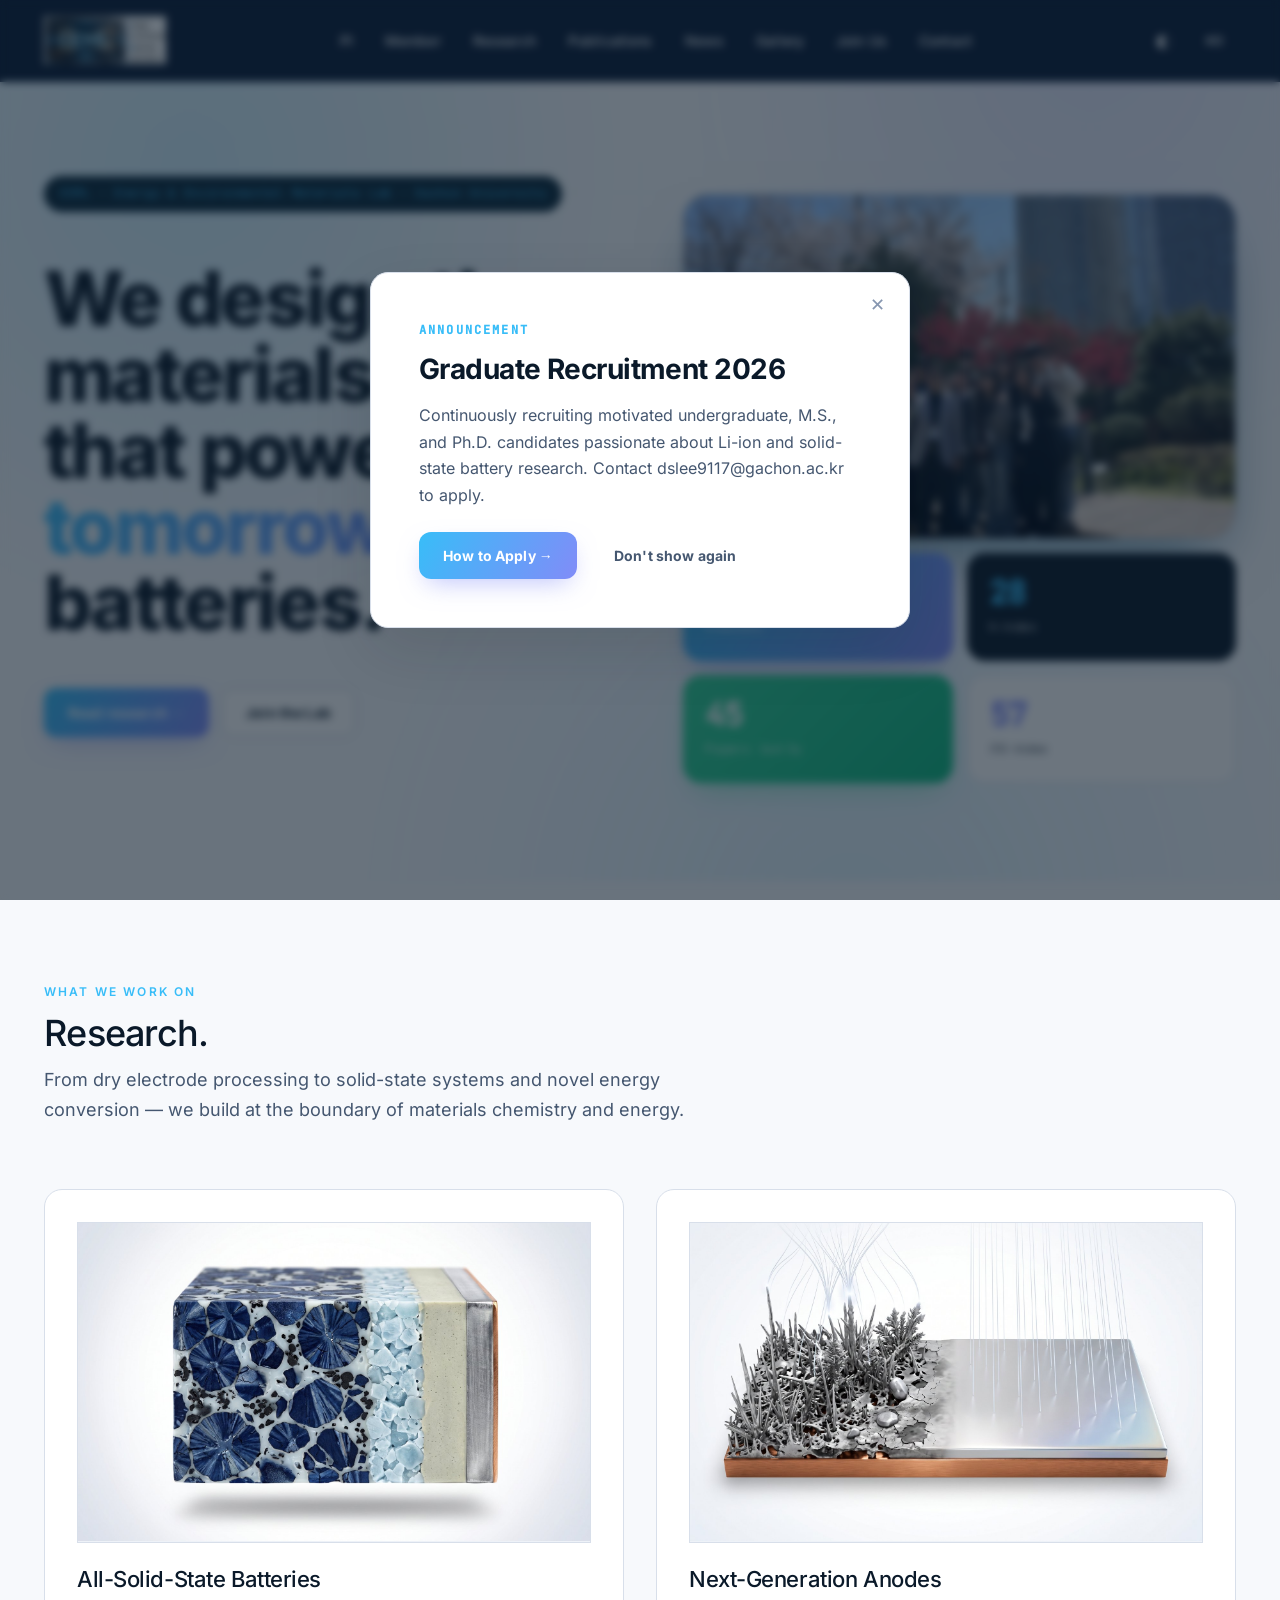
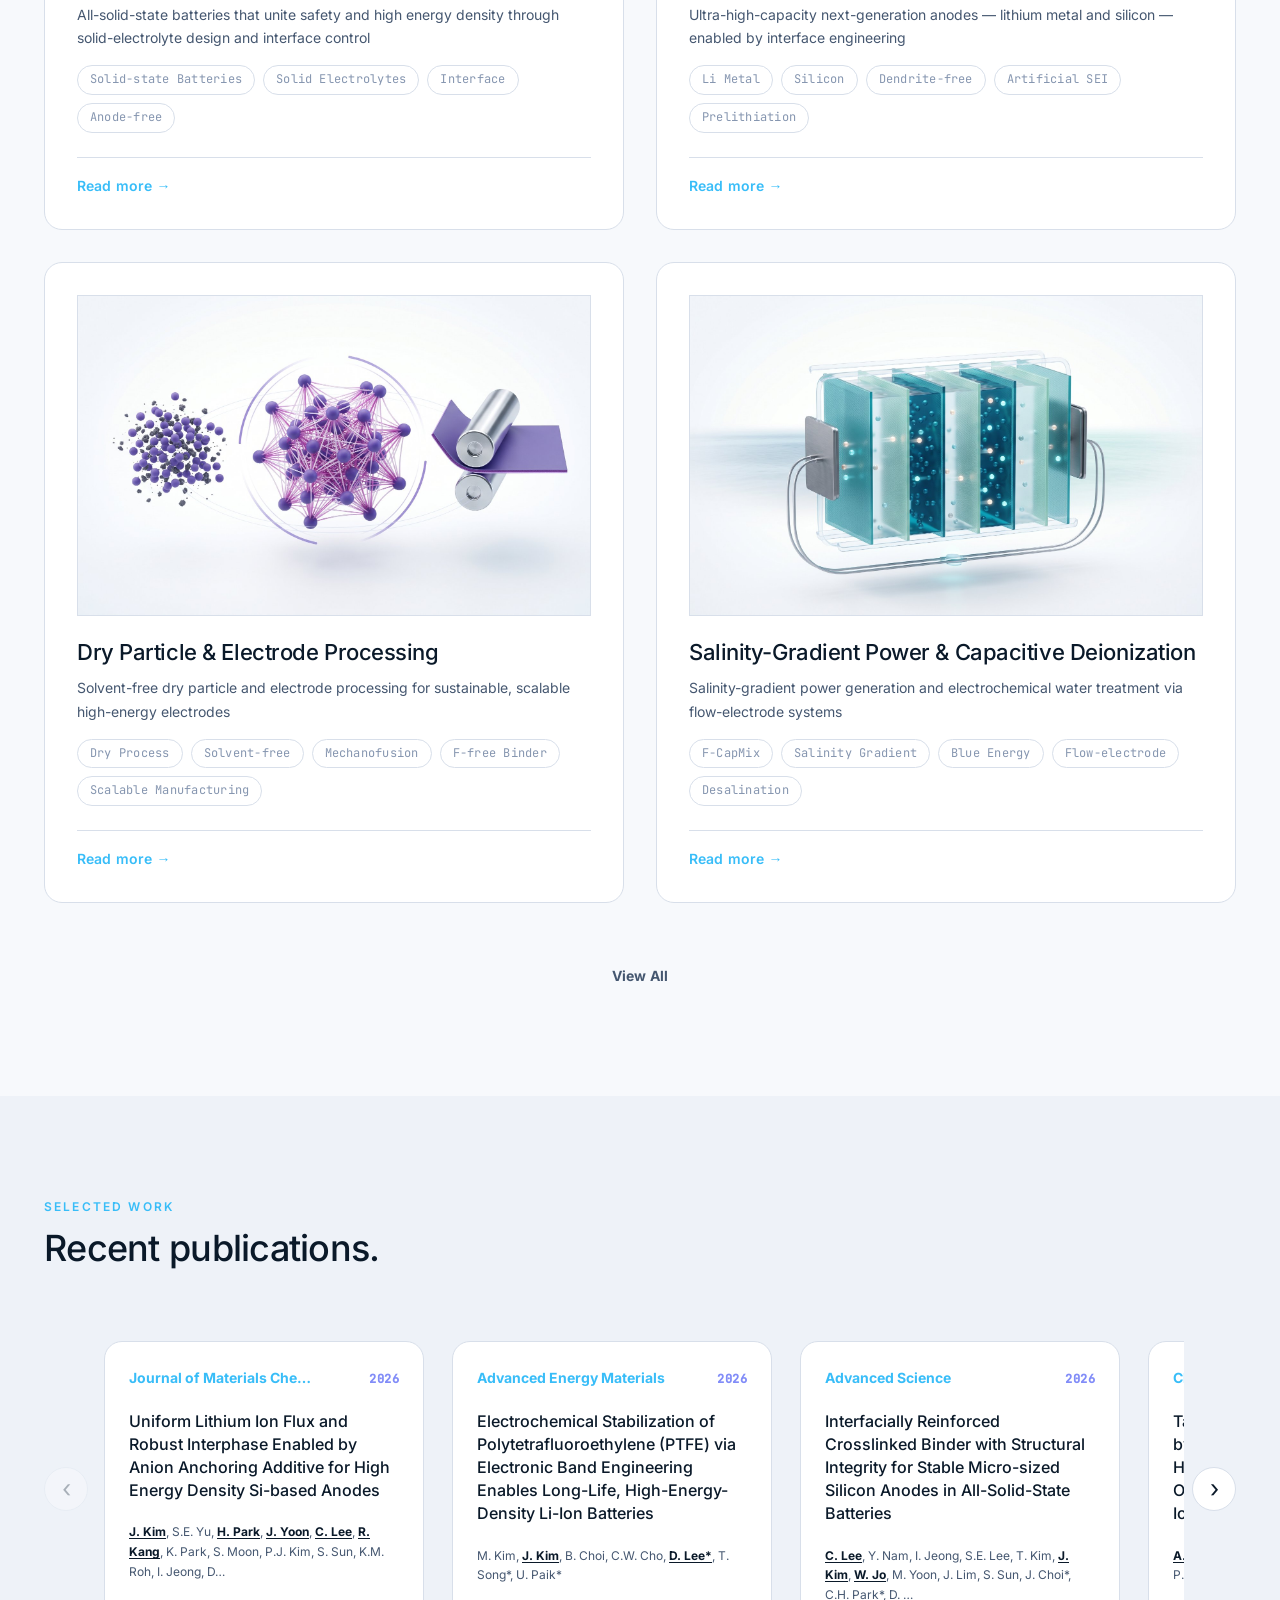
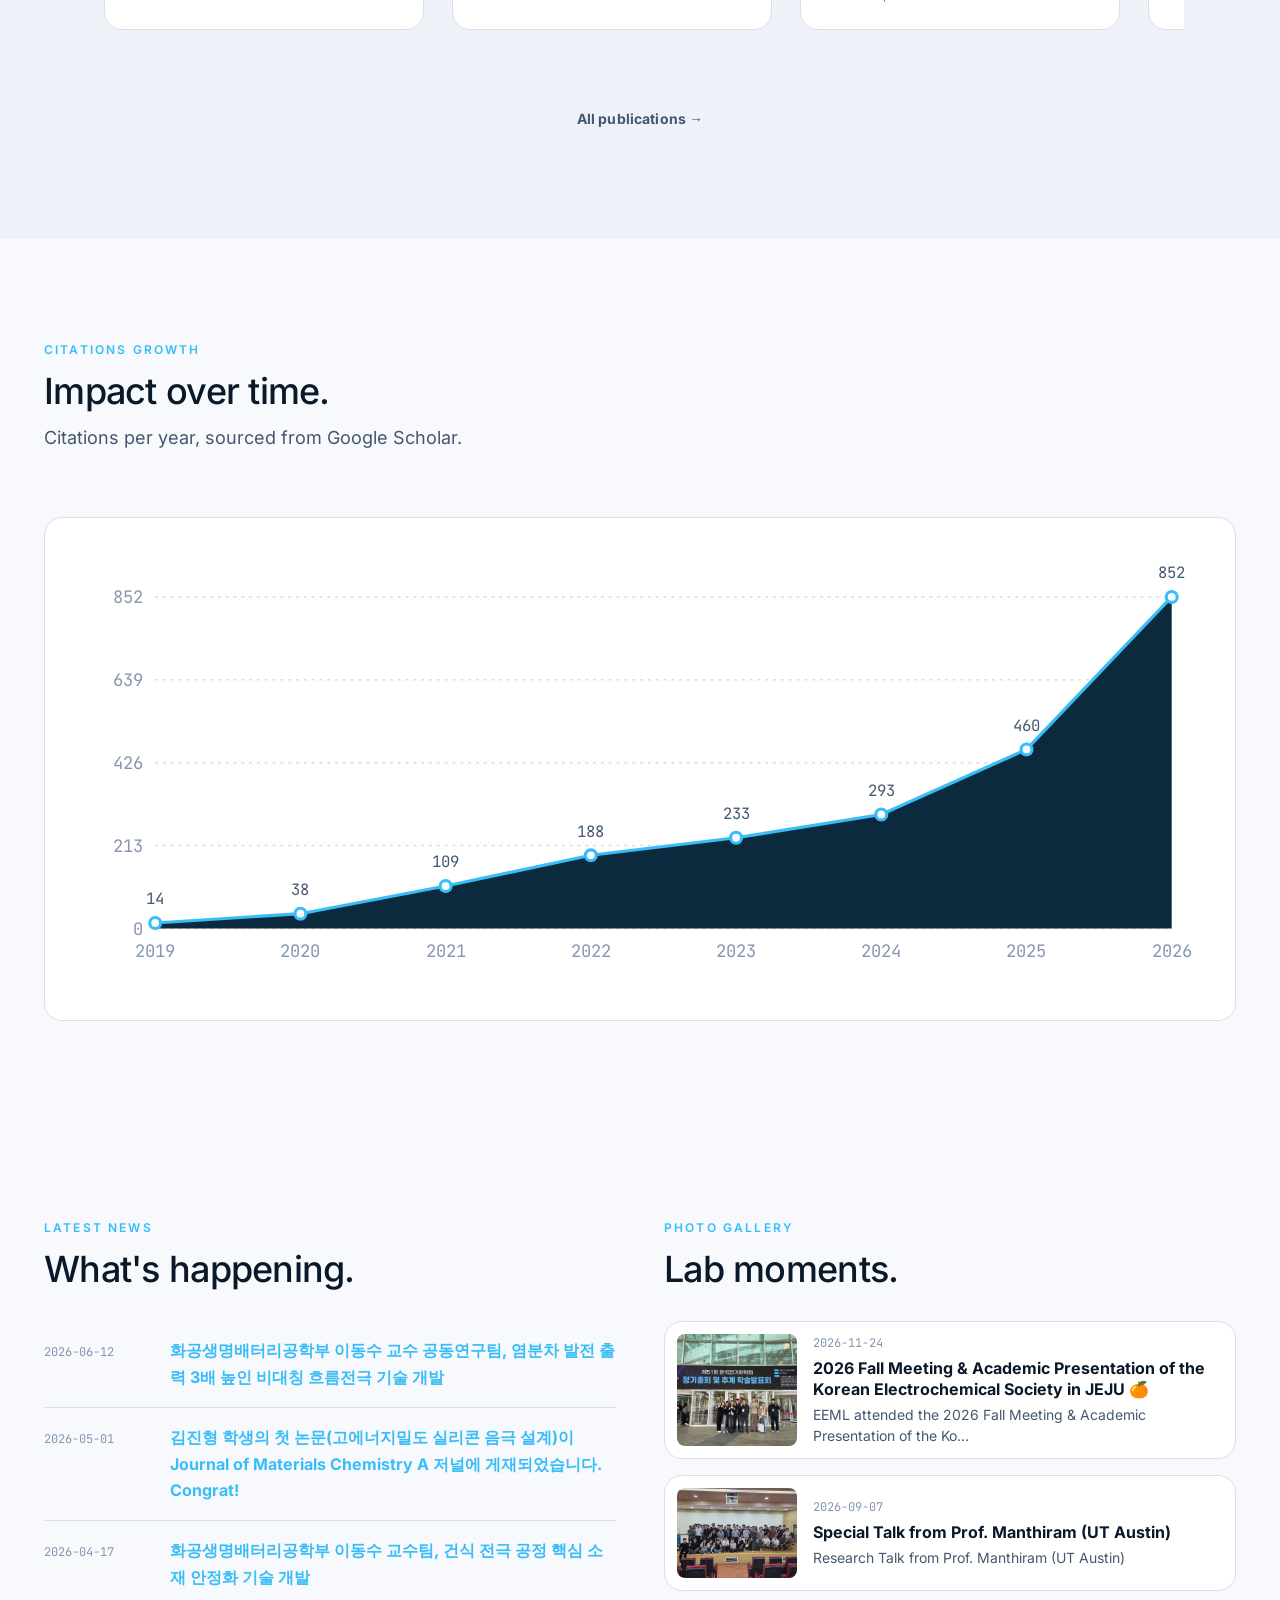
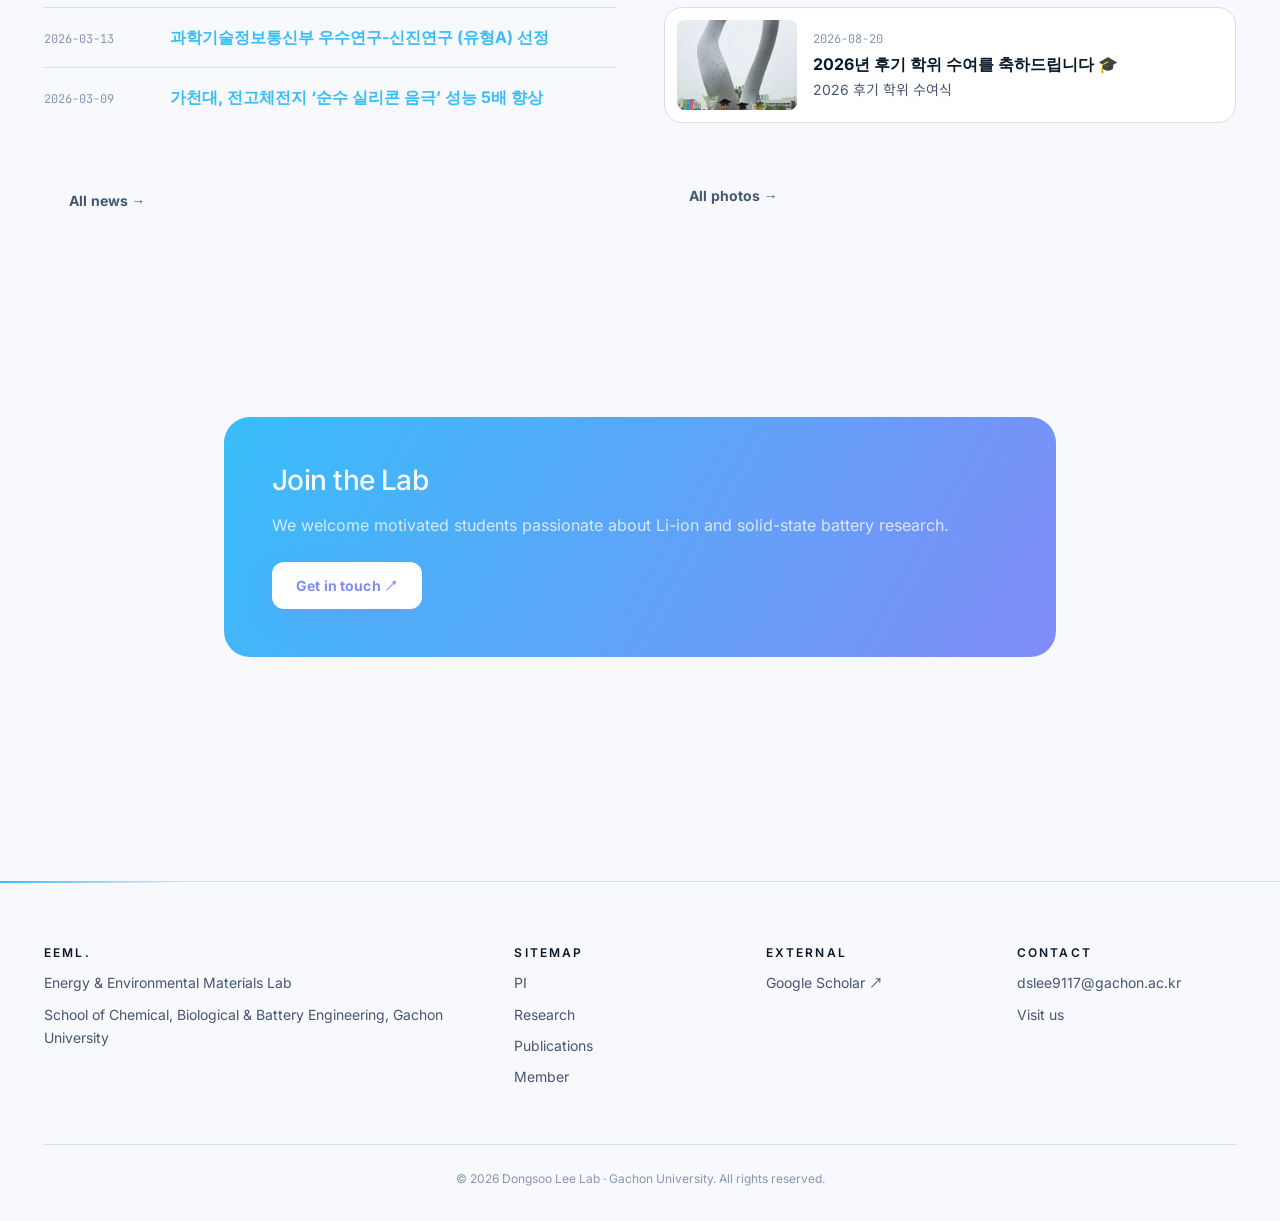
<file: index.html>
<!DOCTYPE html>
<html lang="ko">
<head>
  <meta charset="UTF-8" />
  <meta name="viewport" content="width=device-width, initial-scale=1.0" />
  <title>EEML 에너지환경재료 연구실 — 가천대학교 이동수 교수 | 전고체전지·리튬전지 연구 | Energy &amp; Environmental Materials Lab</title>
  <meta name="description" content="가천대학교 화공생명배터리공학부 이동수 교수 연구실(EEML). 전고체전지, 리튬금속음극, 이차전지 소재, 전기화학 디바이스를 연구합니다. Energy & Environmental Materials Lab at Gachon University — solid-state batteries, Li metal anodes, next-generation battery materials." />
  <meta name="keywords" content="가천대학교, 이동수 교수, 전고체전지, 이차전지, 리튬전지, 배터리 연구실, 에너지환경재료, 대학원생 모집, EEML, Gachon University, solid-state battery, Dongsoo Lee" />
  <link rel="canonical" href="https://eeml.gachon.ac.kr/" />
  <link rel="icon" type="image/svg+xml" href="assets/icons/favicon.svg" />
  <meta property="og:title" content="EEML 에너지환경재료 연구실 — 가천대학교 이동수 교수" />
  <meta property="og:description" content="전고체전지·리튬금속음극·이차전지 소재 연구. 가천대학교 화공생명배터리공학부 이동수 교수 연구실." />
  <meta property="og:type" content="website" />
  <meta property="og:url" content="https://eeml.gachon.ac.kr/" />
  <script type="application/ld+json">
  {
    "@context": "https://schema.org",
    "@graph": [
      {
        "@type": "WebSite",
        "@id": "https://eeml.gachon.ac.kr/#website",
        "url": "https://eeml.gachon.ac.kr/",
        "name": "EEML 에너지환경재료 연구실",
        "alternateName": ["Energy & Environmental Materials Lab", "EEML", "가천대 이동수 교수 연구실"],
        "inLanguage": ["ko", "en"]
      },
      {
        "@type": "ResearchOrganization",
        "@id": "https://eeml.gachon.ac.kr/#org",
        "name": "에너지환경재료 연구실 (EEML)",
        "alternateName": "Energy & Environmental Materials Lab",
        "url": "https://eeml.gachon.ac.kr/",
        "parentOrganization": {
          "@type": "CollegeOrUniversity",
          "name": "가천대학교",
          "alternateName": "Gachon University",
          "department": "화공생명배터리공학부"
        },
        "founder": { "@id": "https://eeml.gachon.ac.kr/pi#person" },
        "knowsAbout": ["전고체전지", "리튬금속음극", "이차전지", "에너지전극재료", "solid-state batteries", "Li metal anodes", "electrochemical devices"]
      },
      {
        "@type": "Person",
        "@id": "https://eeml.gachon.ac.kr/pi#person",
        "name": "이동수",
        "alternateName": "Dongsoo Lee",
        "jobTitle": "조교수 (Assistant Professor)",
        "email": "dslee9117@gachon.ac.kr",
        "worksFor": {
          "@type": "CollegeOrUniversity",
          "name": "가천대학교",
          "alternateName": "Gachon University"
        },
        "url": "https://eeml.gachon.ac.kr/pi",
        "sameAs": [
          "https://scholar.google.com/citations?user=d8lQYgwAAAAJ",
          "https://www.researchgate.net/profile/Dongsoo-Lee-4",
          "https://orcid.org/0000-0003-3777-6366",
          "https://www.scopus.com/authid/detail.uri?authorId=57201799820",
          "https://www.linkedin.com/in/dongsoo-lee-2837501b4/"
        ]
      }
    ]
  }
  </script>
  <meta name="twitter:card" content="summary_large_image" />
  <link rel="stylesheet" href="css/fonts.css?v=20260629a" />
  <link rel="stylesheet" href="css/style.css?v=20260811c" />
</head>
<body>

<header class="site-header">
  <nav class="nav">
    <a href="/" class="nav-brand" aria-label="EEML — Energy Environment Materials Laboratory"><img src="assets/images/logo.png" alt="EEML — Energy Environment Materials Laboratory" /></a>
        <ul class="nav-links">
      <li><a href="pi" data-i18n="nav.pi">PI</a></li>
      <li><a href="member" data-i18n="nav.member">Member</a></li>
      <li><a href="research" data-i18n="nav.research">Research</a></li>
      <li><a href="publications" data-i18n="nav.publications">Publications</a></li>
      <li><a href="board" data-i18n="nav.board">News</a></li>
      <li><a href="gallery" data-i18n="nav.gallery">Gallery</a></li>
      <li><a href="join" data-i18n="nav.join">Join Us</a></li>
      <li><a href="contact" data-i18n="nav.contact">Contact</a></li>
    </ul>
    <div class="nav-right">
      <button class="icon-btn theme-toggle" title="Toggle theme">◐</button>
      <button class="lang-toggle" data-i18n="common.lang_toggle">KO</button>
      <button class="nav-toggle" aria-label="menu"><span></span></button>
    </div>
  </nav>
</header>

<main>
  <section class="hero hero-animate">
    <div class="hero-inner">
      <div class="hero-lead">
        <div class="hero-eyebrow" data-i18n="home.hero_eyebrow">EEML &middot; 가천대학교 에너지환경재료 연구실 &middot; 이동수 교수</div>
        <h1>
          <span class="line">We design the materials</span>
          <span class="line">that power <span class="accent">tomorrow's</span> batteries.</span>
        </h1>
        <div class="hero-cta">
          <a href="research" class="btn btn-primary">Read research →</a>
          <a href="join" class="btn btn-outline" data-i18n="home.cta_join">Join the Lab</a>
        </div>
      </div>
      <div class="hero-bento">
        <div class="hero-visual bento-photo" aria-hidden="true"></div>
        <a class="bento-tile tile-grad" href="publications"><span class="bt-n" data-metric="citations_total">0</span><span class="bt-l">Citations</span></a>
        <a class="bento-tile tile-ink" href="pi"><span class="bt-n" data-metric="h_index">0</span><span class="bt-l">h-index</span></a>
        <a class="bento-tile tile-em" href="publications"><span class="bt-n" id="metric-pubs">0</span><span class="bt-l">Papers · last 3y</span></a>
        <a class="bento-tile tile-plain" href="publications"><span class="bt-n" data-metric="i10_index">0</span><span class="bt-l">i10-index</span></a>
      </div>
    </div>
  </section>

  <section class="section">
    <div class="container">
      <div class="section-title reveal">
        <div class="eyebrow">What we work on</div>
        <h2>Research.</h2>
        <p data-i18n="home.research_intro">EEML(에너지환경재료 연구실)은 가천대학교 화공생명배터리공학부 이동수 교수 연구실입니다. 건식 전극 공정부터 전고체전지, 리튬금속음극, 새로운 에너지 변환까지 — 재료화학과 에너지의 경계에서 연구합니다.</p>
      </div>
      <div id="home-topics" class="topic-grid"></div>
      <div class="text-center mt-12">
        <a href="research" class="btn btn-ghost" data-i18n="home.view_all">All research topics →</a>
      </div>
    </div>
  </section>

  <section class="section" style="background: var(--c-surface-2);">
    <div class="container">
      <div class="section-title reveal">
        <div class="eyebrow">Selected work</div>
        <h2>Recent publications.</h2>
      </div>
      <div id="home-featured" class="featured-grid"></div>
      <div class="text-center mt-12">
        <a href="publications" class="btn btn-ghost">All publications →</a>
      </div>
    </div>
  </section>

  <section class="section">
    <div class="container">
      <div class="section-title reveal">
        <div class="eyebrow">Citations growth</div>
        <h2>Impact over time.</h2>
        <p>Citations per year, sourced from Google Scholar.</p>
      </div>
      <div class="citations-chart reveal" id="citations-chart"></div>
    </div>
  </section>

  <section class="section">
    <div class="container">
      <div class="home-news-gallery">
        <div class="home-news-col reveal">
          <div class="section-title">
            <div class="eyebrow">Latest news</div>
            <h2>What's happening.</h2>
          </div>
          <ul class="news-quick" id="home-news"></ul>
          <div class="mt-12">
            <a href="board" class="btn btn-ghost">All news →</a>
          </div>
        </div>
        <div class="home-gallery-col reveal">
          <div class="section-title">
            <div class="eyebrow">Photo gallery</div>
            <h2>Lab moments.</h2>
          </div>
          <div class="gallery-quick" id="home-gallery"></div>
          <div class="mt-12">
            <a href="gallery" class="btn btn-ghost">All photos →</a>
          </div>
        </div>
      </div>
    </div>
  </section>

  <section class="section">
    <div class="container-narrow">
      <div class="join-card reveal">
        <h3 data-i18n="contact.join_us_title">Join the Lab</h3>
        <p data-i18n="contact.join_us_desc">We welcome motivated students passionate about Li-ion and solid-state battery research.</p>
        <a href="join" class="btn btn-primary">Get in touch ↗</a>
      </div>
    </div>
  </section>
</main>

<footer class="site-footer">
  <div class="container">
    <div class="footer-grid">
      <div>
        <h4 data-lab-short>EEML</h4>
        <p data-lab-name>Energy Electrode Materials Lab</p>
        <p data-lab-affiliation>Gachon University</p>
      </div>
      <div>
        <h4>Sitemap</h4>
        <ul>
          <li><a href="pi">PI</a></li>
          <li><a href="research">Research</a></li>
          <li><a href="publications">Publications</a></li>
          <li><a href="member">Member</a></li>
        </ul>
      </div>
      <div>
        <h4>External</h4>
        <ul>
          <li><a href="https://scholar.google.com/citations?user=d8lQYgwAAAAJ" target="_blank" rel="noopener">Google Scholar ↗</a></li>
        </ul>
      </div>
      <div>
        <h4>Contact</h4>
        <ul>
          <li><a href="mailto:" data-contact-email></a></li>
          <li><a href="contact">Visit us</a></li>
        </ul>
      </div>
    </div>
    <div class="footer-bottom" data-i18n="footer.copyright">© 2026 Dongsoo Lee Lab · Gachon University.</div>
  </div>
</footer>

<script src="js/main.js?v=20260605d"></script>
<script src="js/authors.js?v=20260605d"></script>
<script src="js/home.js?v=20260812a"></script>
</body>
</html>
</file>
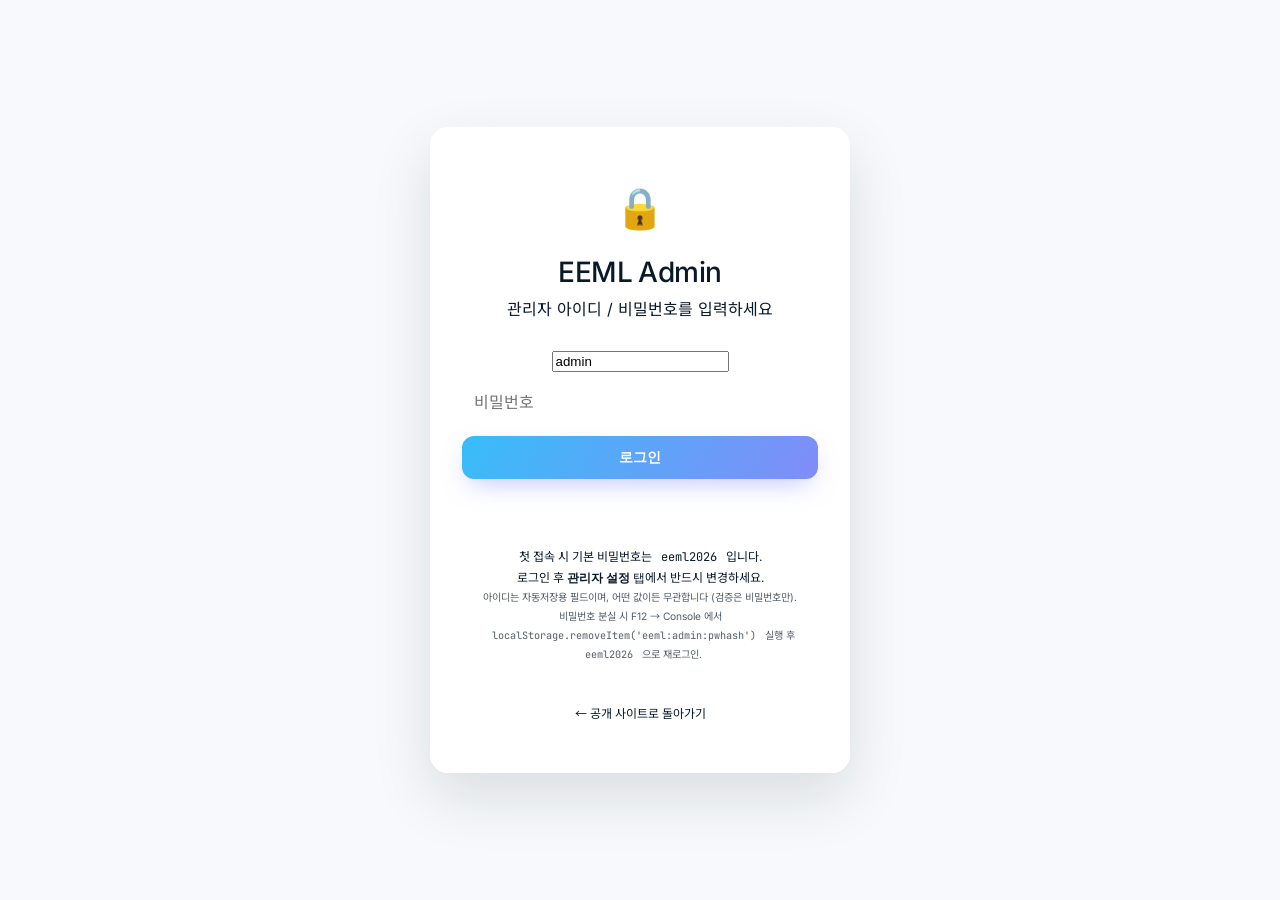
<file: admin.html>
<!DOCTYPE html>
<html lang="ko">
<head>
  <meta charset="UTF-8" />
  <meta name="viewport" content="width=device-width, initial-scale=1.0" />
  <title>Admin · EEML</title>
  <meta name="robots" content="noindex, nofollow" />
  <meta http-equiv="Cache-Control" content="no-cache, no-store, must-revalidate" />
  <meta http-equiv="Pragma" content="no-cache" />
  <meta http-equiv="Expires" content="0" />
  <link rel="icon" type="image/svg+xml" href="assets/icons/favicon.svg" />
  <link rel="stylesheet" href="css/fonts.css?v=20260629a" />
  <link rel="stylesheet" href="css/style.css?v=20260811c" />
  <link rel="stylesheet" href="css/admin.css?v=20260605d" />
</head>
<body>

<!-- Login screen -->
<div id="login-screen" class="admin-login-screen">
  <div class="admin-login-box">
    <div class="admin-login-icon">🔒</div>
    <h1>EEML Admin</h1>
    <p class="admin-login-sub">관리자 아이디 / 비밀번호를 입력하세요</p>
    <form id="login-form" action="#" method="post" autocomplete="on">
      <input type="text" id="username-input" name="username" placeholder="아이디 (admin)" value="admin" autocomplete="username" style="margin-bottom:.5rem" />
      <input type="password" id="password-input" name="password" placeholder="비밀번호" autocomplete="current-password" autofocus />
      <button type="submit" class="btn btn-primary">로그인</button>
    </form>
    <div id="login-error" class="admin-login-error"></div>
    <div class="admin-login-hint">
      첫 접속 시 기본 비밀번호는 <code>eeml2026</code> 입니다.<br />
      로그인 후 <b>관리자 설정</b> 탭에서 반드시 변경하세요.<br />
      <span style="opacity:.7;font-size:.85em">아이디는 자동저장용 필드이며, 어떤 값이든 무관합니다 (검증은 비밀번호만).</span><br />
      <span style="opacity:.7;font-size:.85em">비밀번호 분실 시 F12 → Console 에서 <code>localStorage.removeItem('eeml:admin:pwhash')</code> 실행 후 <code>eeml2026</code> 으로 재로그인.</span>
    </div>
    <a href="/" class="admin-login-back">← 공개 사이트로 돌아가기</a>
  </div>
</div>

<!-- Admin dashboard -->
<div id="dashboard" class="admin-dashboard hidden">
  <header class="admin-header">
    <div class="admin-header-inner">
      <div class="admin-brand">
        <span class="admin-lock">🔒</span>
        <strong>EEML</strong> · Admin
      </div>
      <div class="admin-actions">
        <a href="/" target="_blank" class="btn btn-ghost" title="공개 사이트 새 탭으로 열기">공개 사이트 ↗</a>
        <button id="logout-btn" class="btn btn-outline">로그아웃</button>
      </div>
    </div>
  </header>

  <!-- Instructions banner -->
  <div class="admin-banner">
    <div class="admin-banner-inner">
      <b>📌 업데이트 방법</b> — <b>🔐 관리자 설정</b> 탭에서 GitHub 토큰을 한 번 설정하면, 이후 <b>저장</b> 버튼 클릭 시
      자동으로 GitHub에 커밋되어 <b>1~2분 후 사이트에 반영</b>됩니다. 토큰 미설정 시 기존처럼 JSON 파일이 다운로드됩니다.
    </div>
  </div>

  <!-- Primary tabs (top-level categories, mirror the public site nav) -->
  <nav class="admin-tabs admin-tabs-primary">
    <div class="admin-tabs-inner">
      <button class="admin-tab active" data-group="pi">🎓 PI</button>
      <button class="admin-tab" data-group="member">👥 Member</button>
      <button class="admin-tab" data-group="research">🔬 Research</button>
      <button class="admin-tab" data-group="publications">📄 Publications</button>
      <button class="admin-tab" data-group="news">📣 News</button>
      <button class="admin-tab" data-group="gallery">🖼 Gallery</button>
      <button class="admin-tab" data-group="join">📝 지원 안내</button>
      <button class="admin-tab" data-group="system">⚙️ 시스템</button>
    </div>
  </nav>

  <!-- Secondary tabs (per-group subtabs, dynamic) -->
  <nav class="admin-tabs admin-tabs-secondary" id="admin-subtabs" hidden></nav>

  <main class="admin-main">
    <div id="tab-pi" class="admin-tab-panel active"></div>
    <div id="tab-members-current" class="admin-tab-panel"></div>
    <div id="tab-members-alumni" class="admin-tab-panel"></div>
    <div id="tab-topics" class="admin-tab-panel"></div>
    <div id="tab-publications" class="admin-tab-panel"></div>
    <div id="tab-patents" class="admin-tab-panel"></div>
    <div id="tab-covers" class="admin-tab-panel"></div>
    <div id="tab-news" class="admin-tab-panel"></div>
    <div id="tab-gallery" class="admin-tab-panel"></div>
    <div id="tab-join" class="admin-tab-panel"></div>
    <div id="tab-announcement" class="admin-tab-panel"></div>
    <div id="tab-stats" class="admin-tab-panel"></div>
    <div id="tab-config" class="admin-tab-panel"></div>
    <div id="tab-settings" class="admin-tab-panel"></div>
  </main>
</div>

<!-- Edit modal -->
<div id="modal" class="admin-modal hidden">
  <div class="admin-modal-backdrop"></div>
  <div class="admin-modal-box">
    <div class="admin-modal-header">
      <h3 id="modal-title">편집</h3>
      <button id="modal-close" class="admin-icon-btn" title="닫기">✕</button>
    </div>
    <div id="modal-body" class="admin-modal-body"></div>
    <div class="admin-modal-footer">
      <button id="modal-cancel" class="btn btn-ghost">취소</button>
      <button id="modal-save" class="btn btn-primary">확인</button>
    </div>
  </div>
</div>

<!-- Toast -->
<div id="toast" class="admin-toast"></div>

<script src="js/admin.js?v=20260916a"></script>
</body>
</html>
</file>
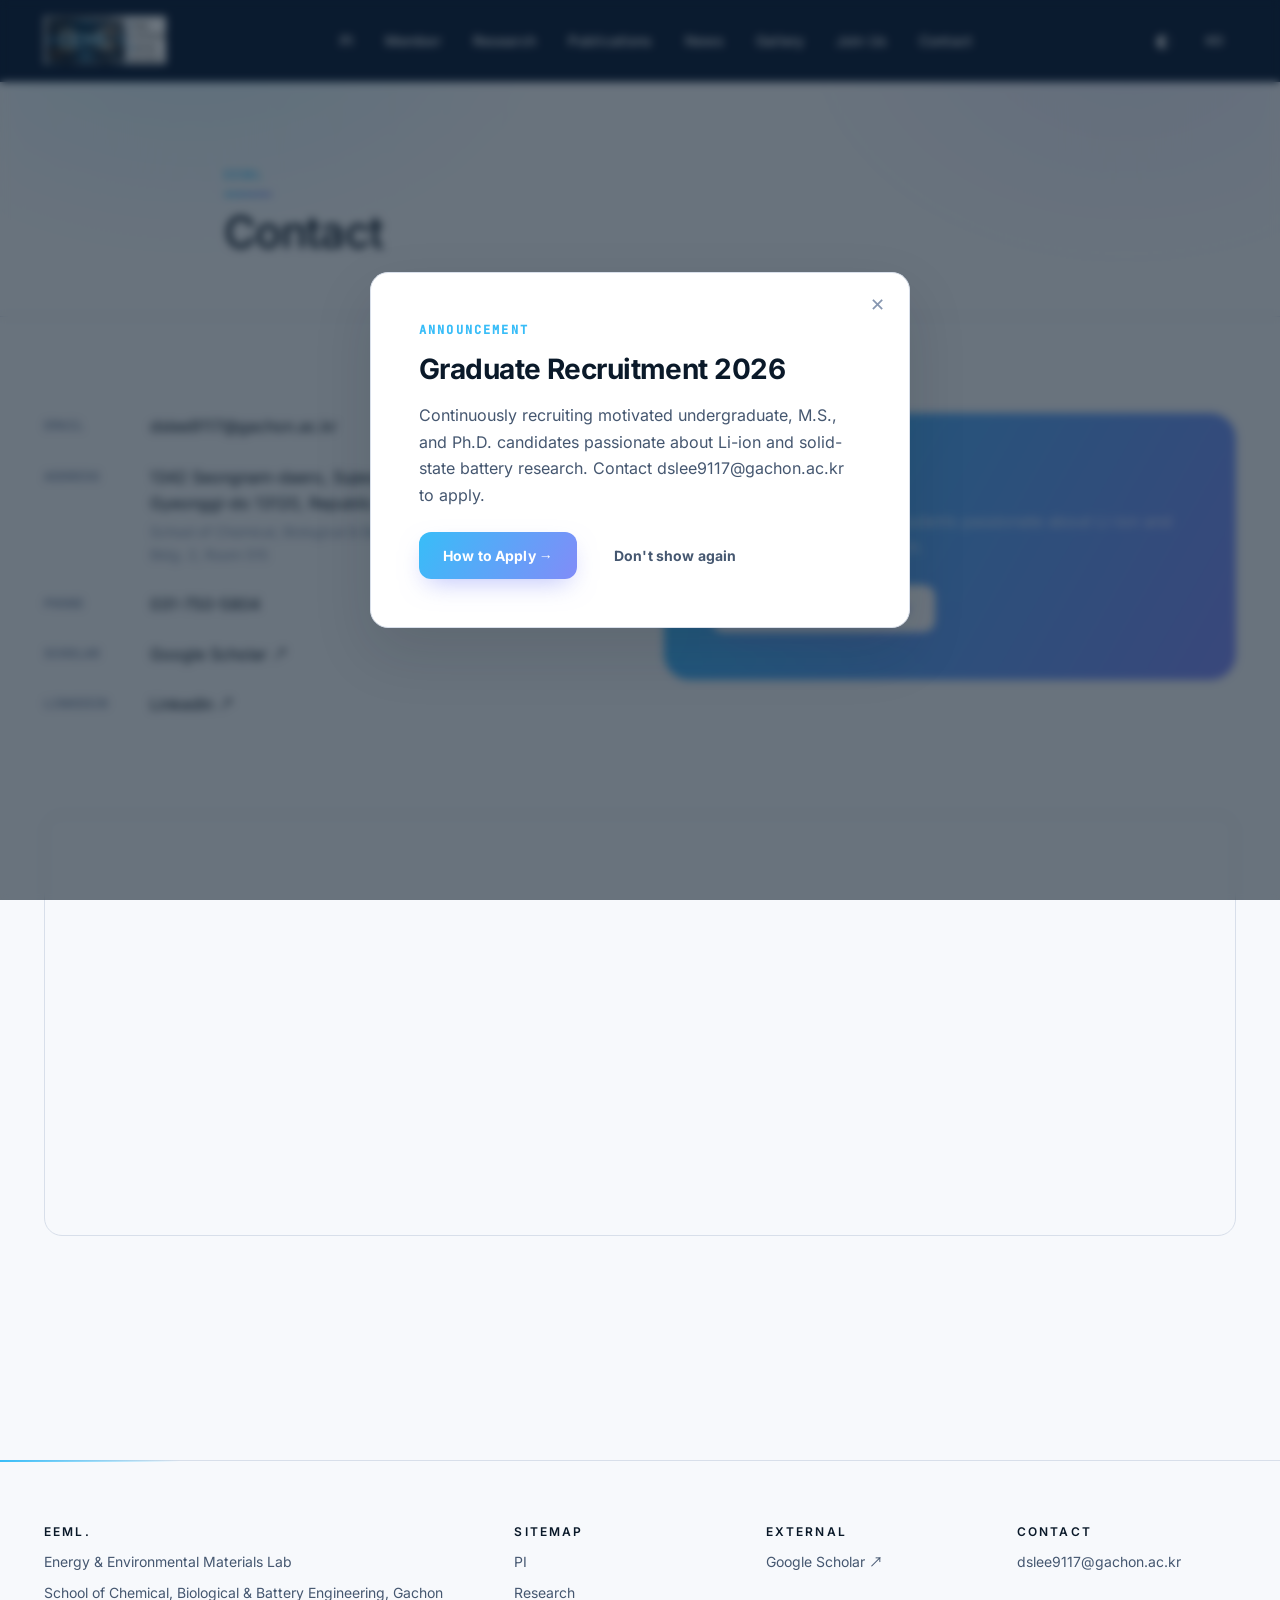
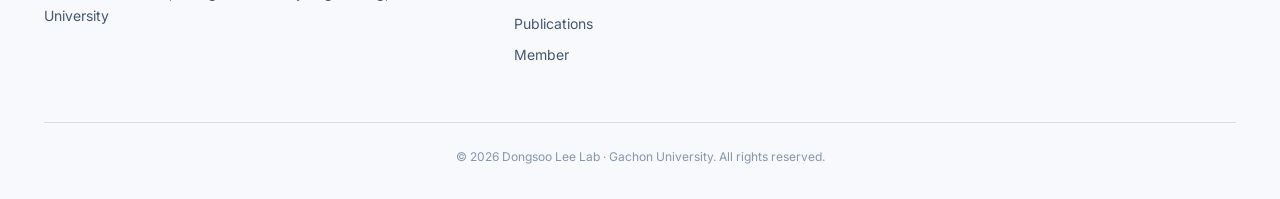
<file: contact.html>
<!DOCTYPE html>
<html lang="ko">
<head>
  <meta charset="UTF-8" />
  <meta name="viewport" content="width=device-width, initial-scale=1.0" />
  <title>연락처·찾아오시는 길 Contact — 가천대 EEML 이동수 교수 연구실 | 대학원생·학부연구생 모집</title>
  <meta name="description" content="가천대학교 EEML 이동수 교수 연구실 연락처. 대학원생(석사·박사)·학부연구생 상시 모집. 전고체전지·이차전지 연구에 관심 있는 학생을 환영합니다." />
  <link rel="canonical" href="https://eeml.gachon.ac.kr/contact" />
  <link rel="icon" type="image/svg+xml" href="assets/icons/favicon.svg" />
  <link rel="stylesheet" href="css/fonts.css?v=20260629a" />
  <link rel="stylesheet" href="css/style.css?v=20260811c" />
</head>
<body>
<header class="site-header">
  <nav class="nav">
    <a href="/" class="nav-brand" aria-label="EEML — Energy Environment Materials Laboratory"><img src="assets/images/logo.png" alt="EEML — Energy Environment Materials Laboratory" /></a>
        <ul class="nav-links">
      <li><a href="pi" data-i18n="nav.pi">PI</a></li>
      <li><a href="member" data-i18n="nav.member">Member</a></li>
      <li><a href="research" data-i18n="nav.research">Research</a></li>
      <li><a href="publications" data-i18n="nav.publications">Publications</a></li>
      <li><a href="board" data-i18n="nav.board">News</a></li>
      <li><a href="gallery" data-i18n="nav.gallery">Gallery</a></li>
      <li><a href="join" data-i18n="nav.join">Join Us</a></li>
      <li><a href="contact" data-i18n="nav.contact">Contact</a></li>
    </ul>
    <div class="nav-right">
      <button class="icon-btn theme-toggle" title="Toggle theme">◐</button>
      <button class="lang-toggle" data-i18n="common.lang_toggle">KO</button>
      <button class="nav-toggle" aria-label="menu"><span></span></button>
    </div>
  </nav>
</header>

<main>
  <section class="page-header">
    <div class="container">
      <div class="eyebrow">EEML</div>
      <h1 data-i18n="contact.title">Contact</h1>
    </div>
  </section>

  <section class="section">
    <div class="container">
      <div class="contact-grid">
        <div class="contact-info">
          <div class="contact-row">
            <div class="label" data-i18n="contact.email">Email</div>
            <div class="value"><a href="mailto:" data-contact-email>dslee9117@gachon.ac.kr</a></div>
          </div>
          <div class="contact-row">
            <div class="label" data-i18n="contact.address">Address</div>
            <div class="value">
              <div data-contact-address></div>
              <div style="color:var(--c-text-light);font-size:.875rem;margin-top:.25rem" data-contact-address-detail></div>
            </div>
          </div>
          <div class="contact-row">
            <div class="label">Phone</div>
            <div class="value">031-750-5804</div>
          </div>
          <div class="contact-row">
            <div class="label">Scholar</div>
            <div class="value"><a href="https://scholar.google.com/citations?user=d8lQYgwAAAAJ" target="_blank" rel="noopener">Google Scholar ↗</a></div>
          </div>
          <div class="contact-row">
            <div class="label">LinkedIn</div>
            <div class="value"><a href="https://www.linkedin.com/in/dongsoo-lee-2837501b4/" target="_blank" rel="noopener">LinkedIn ↗</a></div>
          </div>
        </div>

        <div class="join-card">
          <h3 data-i18n="contact.join_us_title">Join the Lab</h3>
          <p data-i18n="contact.join_us_desc">We welcome motivated students passionate about Li-ion and solid-state battery research.</p>
          <a href="mailto:dslee9117@gachon.ac.kr" class="btn btn-primary" data-contact-email>✉ Email me</a>
        </div>
      </div>
    </div>
  </section>

  <section class="section" style="padding-top:0">
    <div class="container">
      <div style="border-radius:var(--radius-lg);overflow:hidden;border:1px solid var(--c-border)">
        <iframe data-maps-embed src="" width="100%" height="420" style="border:0;display:block" allowfullscreen="" loading="lazy" referrerpolicy="no-referrer-when-downgrade"></iframe>
      </div>
    </div>
  </section>
</main>

<footer class="site-footer">
  <div class="container">
    <div class="footer-grid">
      <div><h4 data-lab-short>EEML</h4><p data-lab-name></p><p data-lab-affiliation></p></div>
      <div><h4>Sitemap</h4><ul><li><a href="pi">PI</a></li><li><a href="research">Research</a></li><li><a href="publications">Publications</a></li><li><a href="member">Member</a></li></ul></div>
      <div><h4>External</h4><ul><li><a href="https://scholar.google.com/citations?user=d8lQYgwAAAAJ" target="_blank" rel="noopener">Google Scholar ↗</a></li></ul></div>
      <div><h4>Contact</h4><ul><li><a href="mailto:" data-contact-email></a></li></ul></div>
    </div>
    <div class="footer-bottom" data-i18n="footer.copyright"></div>
  </div>
</footer>

<script src="js/main.js?v=20260605d"></script>
</body>
</html>
</file>
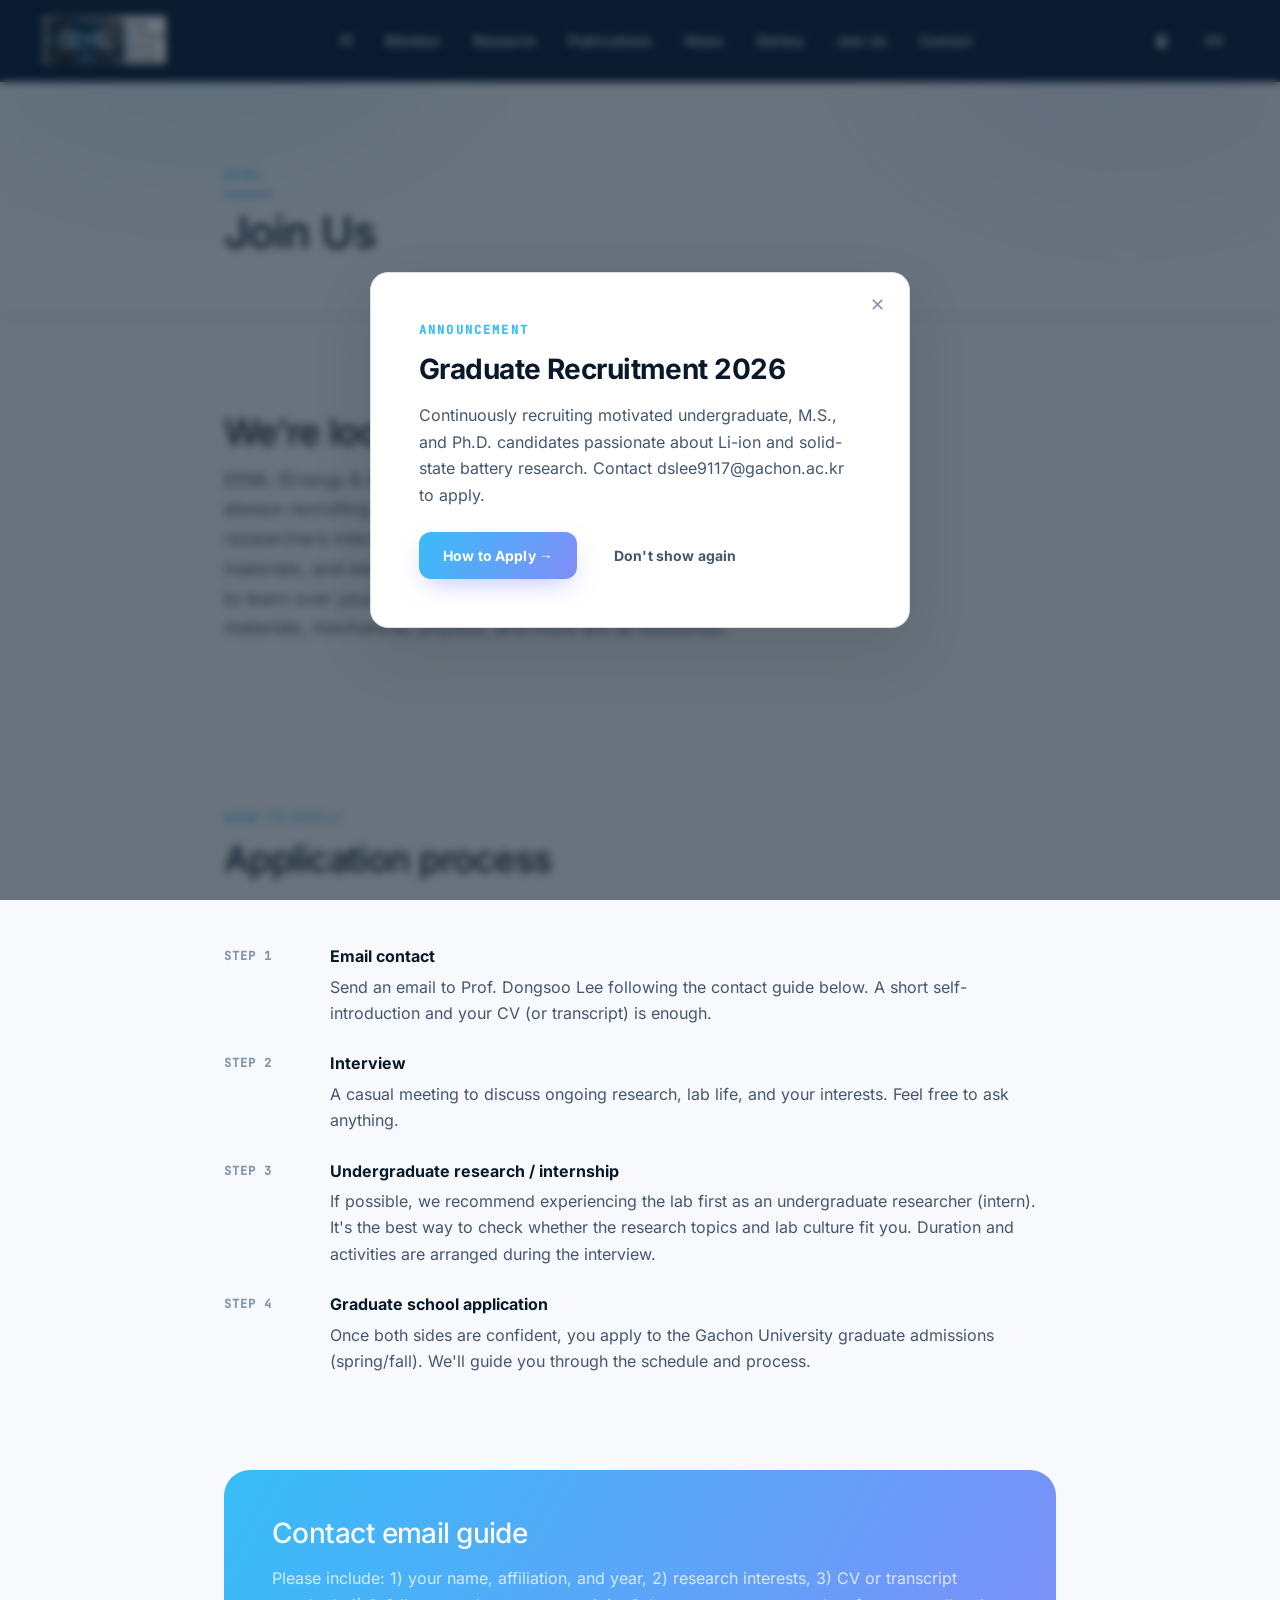
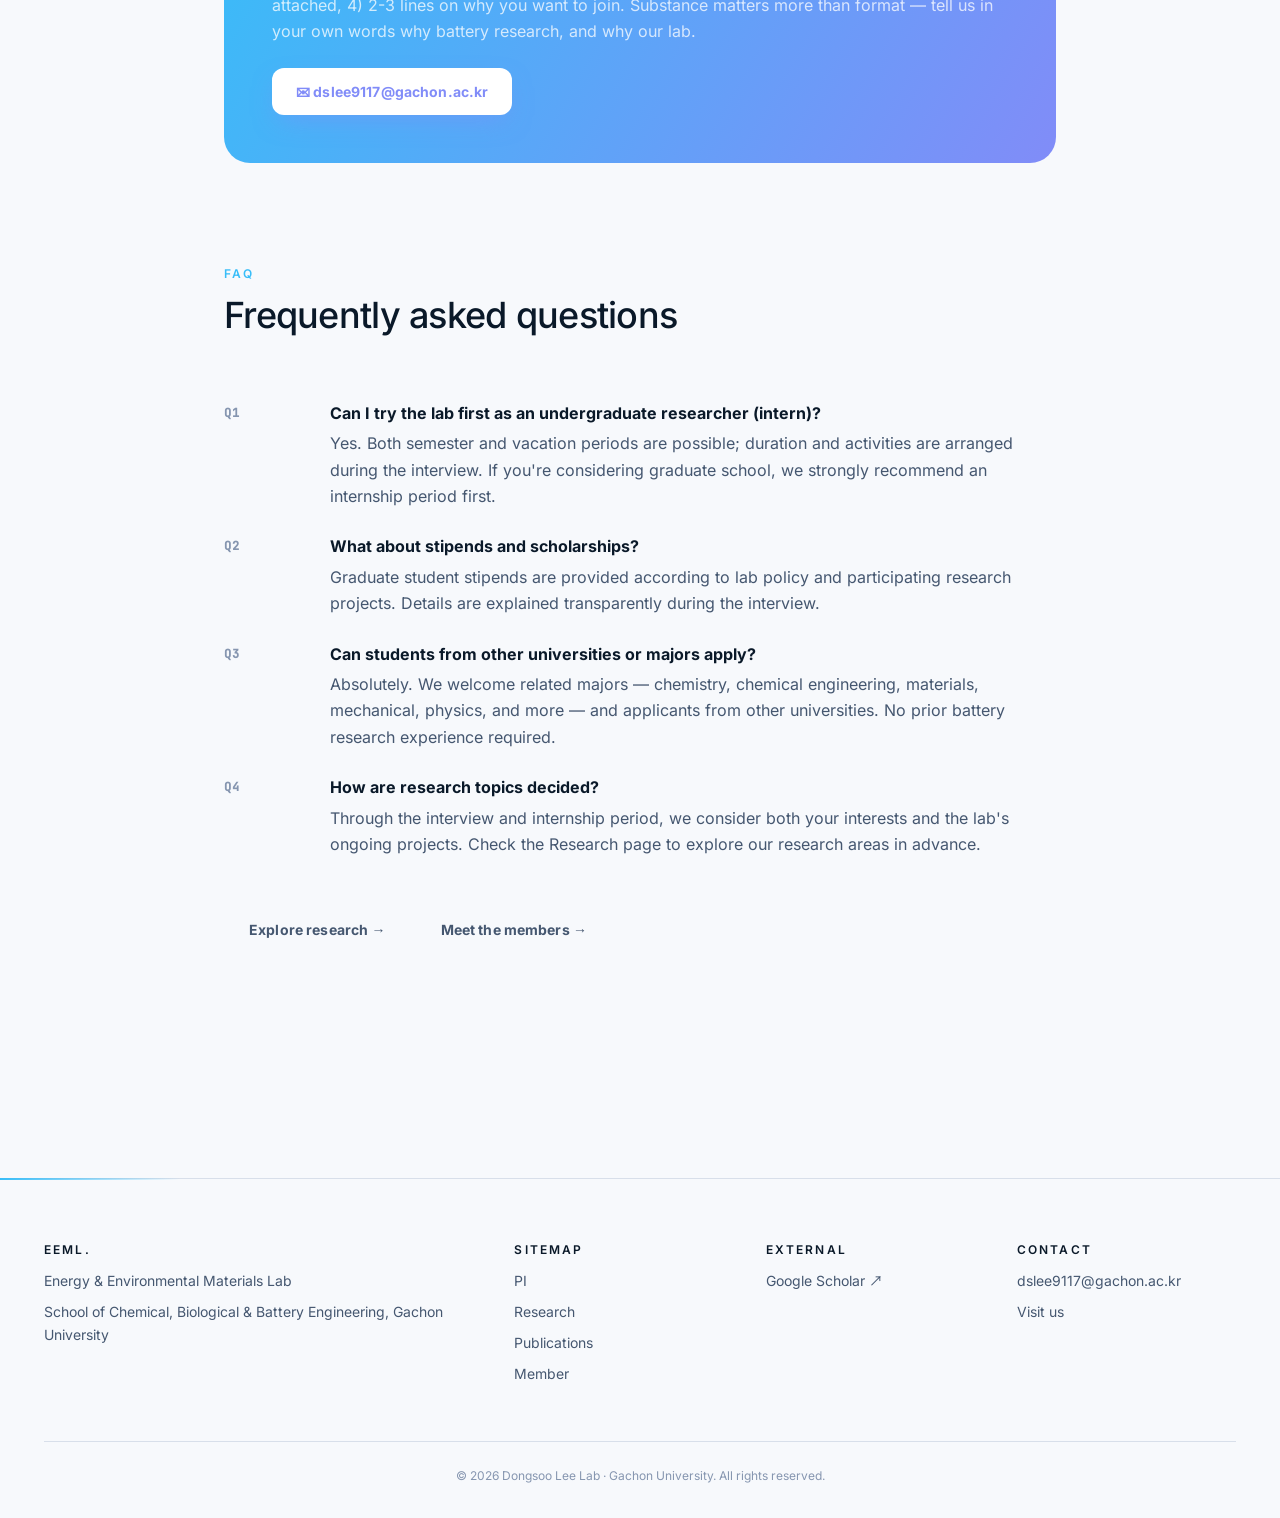
<file: join.html>
<!DOCTYPE html>
<html lang="ko">
<head>
  <meta charset="UTF-8" />
  <meta name="viewport" content="width=device-width, initial-scale=1.0" />
  <title>지원 안내 Join Us — 가천대 EEML 이동수 교수 연구실 | 대학원생·학부연구생 모집</title>
  <meta name="description" content="가천대학교 EEML 이동수 교수 연구실 대학원생(석사·박사)·학부연구생 모집 안내. 지원 절차, 컨택 메일 가이드, 자주 묻는 질문. 전고체전지·이차전지 연구에 관심 있는 학생을 환영합니다." />
  <meta name="keywords" content="가천대 대학원 모집, 이동수 교수 연구실 지원, 배터리 연구실 대학원생, 학부연구생, 전고체전지 대학원, EEML" />
  <link rel="canonical" href="https://eeml.gachon.ac.kr/join" />
  <link rel="icon" type="image/svg+xml" href="assets/icons/favicon.svg" />
  <meta property="og:title" content="지원 안내 — 가천대 EEML 이동수 교수 연구실" />
  <meta property="og:description" content="대학원생(석사·박사)·학부연구생 상시 모집. 지원 절차와 컨택 가이드, FAQ." />
  <meta property="og:type" content="website" />
  <meta property="og:url" content="https://eeml.gachon.ac.kr/join" />
  <link rel="stylesheet" href="css/fonts.css?v=20260629a" />
  <link rel="stylesheet" href="css/style.css?v=20260811c" />
</head>
<body>
<header class="site-header">
  <nav class="nav">
    <a href="/" class="nav-brand" aria-label="EEML — Energy Environment Materials Laboratory"><img src="assets/images/logo.png" alt="EEML — Energy Environment Materials Laboratory" /></a>
        <ul class="nav-links">
      <li><a href="pi" data-i18n="nav.pi">PI</a></li>
      <li><a href="member" data-i18n="nav.member">Member</a></li>
      <li><a href="research" data-i18n="nav.research">Research</a></li>
      <li><a href="publications" data-i18n="nav.publications">Publications</a></li>
      <li><a href="board" data-i18n="nav.board">News</a></li>
      <li><a href="gallery" data-i18n="nav.gallery">Gallery</a></li>
      <li><a href="join" data-i18n="nav.join">Join Us</a></li>
      <li><a href="contact" data-i18n="nav.contact">Contact</a></li>
    </ul>
    <div class="nav-right">
      <button class="icon-btn theme-toggle" title="Toggle theme">◐</button>
      <button class="lang-toggle" data-i18n="common.lang_toggle">KO</button>
      <button class="nav-toggle" aria-label="menu"><span></span></button>
    </div>
  </nav>
</header>

<main>
  <section class="page-header">
    <div class="container">
      <div class="eyebrow">EEML</div>
      <h1 data-i18n="join.title">Join Us</h1>
    </div>
  </section>

  <section class="section">
    <div class="container-narrow">
      <div class="section-title">
        <h2 id="join-lead-title">함께할 학생을 찾습니다.</h2>
        <p id="join-lead-desc">가천대학교 EEML(에너지환경재료 연구실)은 전고체전지, 리튬금속음극, 이차전지 소재, 전기화학 디바이스에 관심 있는 대학원생(석사·박사)과 학부연구생을 상시 모집합니다. 전공 배경(화학·화공·재료·기계·물리 등)보다 배우려는 자세를 봅니다.</p>
      </div>
    </div>
  </section>

  <section class="section" style="padding-top:0">
    <div class="container-narrow">
      <div class="section-title">
        <div class="eyebrow" data-i18n="join.process_eyebrow">How to apply</div>
        <h2 data-i18n="join.process_title">지원 절차</h2>
      </div>
      <div class="contact-info" id="join-steps">
        <div class="contact-row">
          <div class="label">STEP 1</div>
          <div class="value">
            <strong>이메일 컨택</strong>
            <div style="color:var(--c-text-muted);margin-top:.25rem">아래 컨택 가이드를 참고해 이동수 교수님께 이메일을 보냅니다. 간단한 자기소개와 CV(또는 성적표)면 충분합니다.</div>
          </div>
        </div>
        <div class="contact-row">
          <div class="label">STEP 2</div>
          <div class="value">
            <strong>면담</strong>
            <div style="color:var(--c-text-muted);margin-top:.25rem">연구실에서 진행 중인 연구, 랩 생활, 지원자의 관심 분야를 서로 확인하는 자리입니다. 부담 없이 궁금한 것을 질문하세요.</div>
          </div>
        </div>
        <div class="contact-row">
          <div class="label">STEP 3</div>
          <div class="value">
            <strong>학부연구생 · 인턴 기간</strong>
            <div style="color:var(--c-text-muted);margin-top:.25rem">가능한 경우 학부연구생(인턴)으로 연구실을 먼저 경험해 보기를 권장합니다. 연구 주제와 랩 분위기가 본인과 맞는지 확인하는 가장 좋은 방법입니다. 기간과 활동은 면담에서 조율합니다.</div>
          </div>
        </div>
        <div class="contact-row">
          <div class="label">STEP 4</div>
          <div class="value">
            <strong>대학원 입학 지원</strong>
            <div style="color:var(--c-text-muted);margin-top:.25rem">상호 확인이 끝나면 가천대학교 일반대학원 입학 전형(전기·후기)에 지원합니다. 전형 일정과 절차는 면담에서 함께 안내합니다.</div>
          </div>
        </div>
      </div>
    </div>
  </section>

  <section class="section" style="padding-top:0">
    <div class="container-narrow">
      <div class="join-card">
        <h3 id="join-guide-title">컨택 메일 가이드</h3>
        <p id="join-guide-desc">메일에 다음을 포함해 주세요: ① 이름·소속·학년 ② 관심 연구 분야 ③ CV 또는 성적표 첨부 ④ 지원 동기 2~3줄. 형식보다 내용이 중요합니다 — 왜 배터리 연구인지, 왜 우리 연구실인지 본인의 언어로 적어주세요.</p>
        <a href="mailto:dslee9117@gachon.ac.kr?subject=%5BEEML%20%EC%A7%80%EC%9B%90%5D%20" class="btn btn-primary" id="join-guide-email">✉ dslee9117@gachon.ac.kr</a>
      </div>
    </div>
  </section>

  <section class="section" style="padding-top:0">
    <div class="container-narrow">
      <div class="section-title">
        <div class="eyebrow">FAQ</div>
        <h2 data-i18n="join.faq_title">자주 묻는 질문</h2>
      </div>
      <div class="contact-info" id="join-faq">
        <div class="contact-row">
          <div class="label">Q1</div>
          <div class="value">
            <strong>학부연구생(인턴)으로 먼저 경험해볼 수 있나요?</strong>
            <div style="color:var(--c-text-muted);margin-top:.25rem">가능합니다. 학기 중·방학 모두 가능하며, 기간과 활동 내용은 면담에서 조율합니다. 대학원 진학을 고민 중이라면 인턴 기간을 먼저 가지는 것을 적극 권장합니다.</div>
          </div>
        </div>
        <div class="contact-row">
          <div class="label">Q2</div>
          <div class="value">
            <strong>인건비·장학금은 어떻게 되나요?</strong>
            <div style="color:var(--c-text-muted);margin-top:.25rem">대학원생 인건비는 연구실 내규와 참여 연구과제에 따라 지급됩니다. 구체적인 내용은 면담에서 투명하게 안내합니다.</div>
          </div>
        </div>
        <div class="contact-row">
          <div class="label">Q3</div>
          <div class="value">
            <strong>타대생·타전공도 지원할 수 있나요?</strong>
            <div style="color:var(--c-text-muted);margin-top:.25rem">물론입니다. 화학·화공·재료·기계·물리 등 관련 전공을 환영하며, 타대학 출신 지원도 가능합니다. 배터리 연구 경험이 없어도 괜찮습니다.</div>
          </div>
        </div>
        <div class="contact-row">
          <div class="label">Q4</div>
          <div class="value">
            <strong>연구 주제는 어떻게 정해지나요?</strong>
            <div style="color:var(--c-text-muted);margin-top:.25rem">면담과 인턴 기간 동안 지원자의 관심사와 연구실의 진행 과제를 함께 고려해 정합니다. 연구실 연구 분야는 Research 페이지에서 미리 살펴보세요.</div>
          </div>
        </div>
      </div>
      <div class="mt-12" style="margin-top:var(--space-12)">
        <a href="research" class="btn btn-ghost" data-i18n="join.view_research">연구 분야 보기 →</a>
        <a href="member" class="btn btn-ghost" data-i18n="join.view_members">구성원 보기 →</a>
      </div>
    </div>
  </section>
</main>

<footer class="site-footer">
  <div class="container">
    <div class="footer-grid">
      <div><h4 data-lab-short>EEML</h4><p data-lab-name></p><p data-lab-affiliation></p></div>
      <div><h4>Sitemap</h4><ul><li><a href="pi">PI</a></li><li><a href="research">Research</a></li><li><a href="publications">Publications</a></li><li><a href="member">Member</a></li></ul></div>
      <div><h4>External</h4><ul><li><a href="https://scholar.google.com/citations?user=d8lQYgwAAAAJ" target="_blank" rel="noopener">Google Scholar ↗</a></li></ul></div>
      <div><h4>Contact</h4><ul><li><a href="mailto:" data-contact-email></a></li><li><a href="contact">Visit us</a></li></ul></div>
    </div>
    <div class="footer-bottom" data-i18n="footer.copyright"></div>
  </div>
</footer>

<script src="js/main.js?v=20260605d"></script>
<script src="js/join.js?v=20260612a"></script>
</body>
</html>
</file>
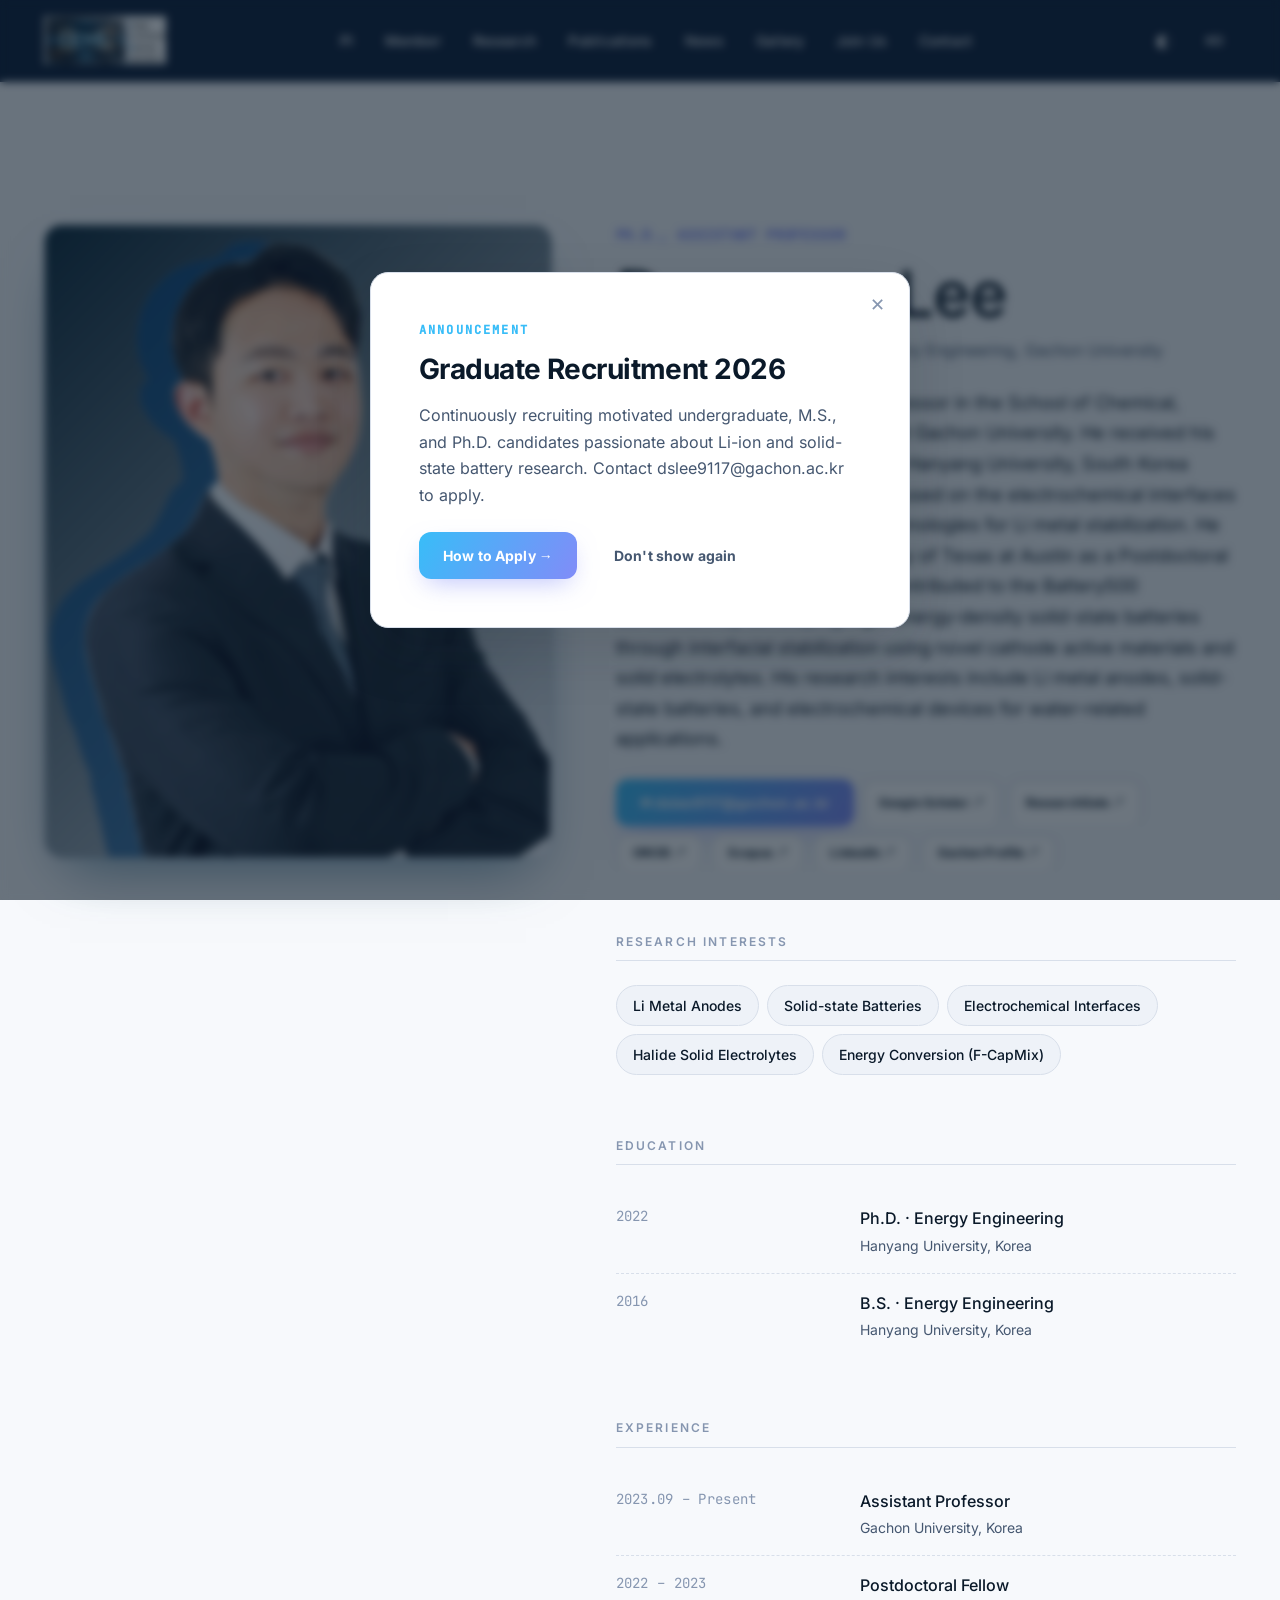
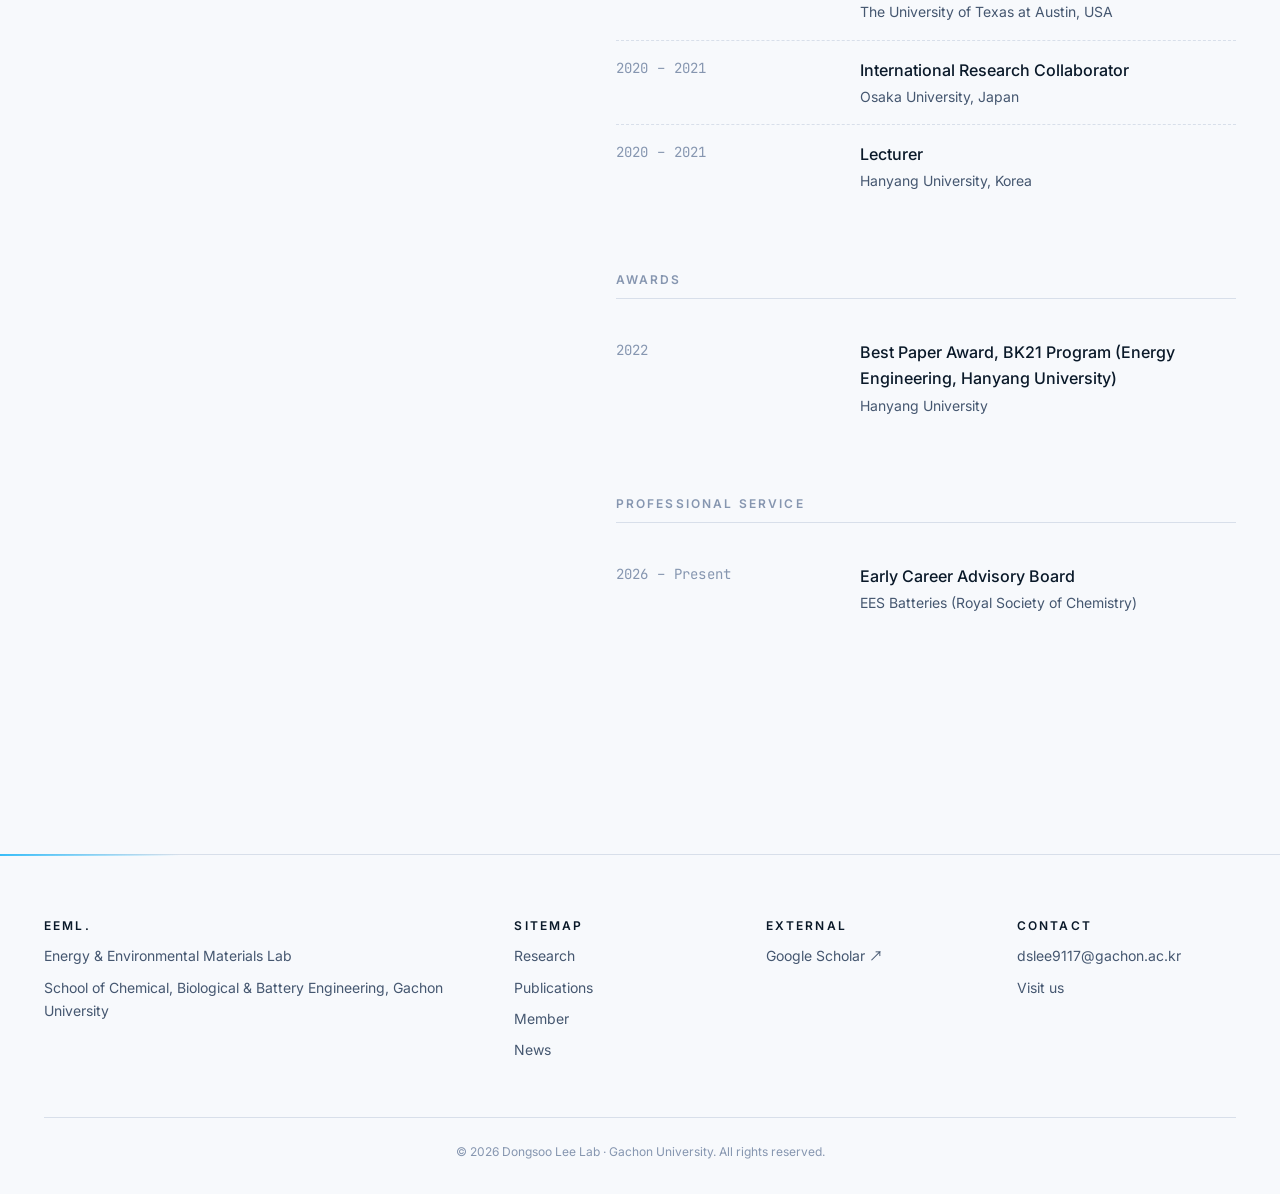
<file: pi.html>
<!DOCTYPE html>
<html lang="ko">
<head>
  <meta charset="UTF-8" />
  <meta name="viewport" content="width=device-width, initial-scale=1.0" />
  <title>이동수 교수 | Prof. Dongsoo Lee — 가천대학교 EEML 에너지환경재료 연구실</title>
  <meta name="description" content="가천대학교 화공생명배터리공학부 이동수 조교수. 전고체전지, 리튬금속음극, 이차전지 소재 연구. Assistant Professor Dongsoo Lee, School of Chemical, Biological & Battery Engineering, Gachon University." />
  <meta name="keywords" content="이동수 교수, 가천대학교, 가천대 이동수, 전고체전지, 화공생명배터리공학부, EEML, Dongsoo Lee, Gachon University" />
  <link rel="canonical" href="https://eeml.gachon.ac.kr/pi" />
  <link rel="icon" type="image/svg+xml" href="assets/icons/favicon.svg" />
  <meta property="og:title" content="이동수 교수 | Prof. Dongsoo Lee — 가천대학교 EEML" />
  <meta property="og:description" content="가천대학교 화공생명배터리공학부 이동수 조교수 — 전고체전지·리튬금속음극·이차전지 소재 연구." />
  <meta property="og:type" content="profile" />
  <meta property="og:url" content="https://eeml.gachon.ac.kr/pi" />
  <script type="application/ld+json">
  {
    "@context": "https://schema.org",
    "@type": "Person",
    "@id": "https://eeml.gachon.ac.kr/pi#person",
    "name": "이동수",
    "alternateName": "Dongsoo Lee",
    "jobTitle": "조교수 (Assistant Professor)",
    "email": "dslee9117@gachon.ac.kr",
    "worksFor": {
      "@type": "CollegeOrUniversity",
      "name": "가천대학교",
      "alternateName": "Gachon University",
      "department": "화공생명배터리공학부"
    },
    "memberOf": {
      "@type": "ResearchOrganization",
      "name": "에너지환경재료 연구실 (EEML)",
      "url": "https://eeml.gachon.ac.kr/"
    },
    "knowsAbout": ["전고체전지", "리튬금속음극", "이차전지", "에너지전극재료", "solid-state batteries", "Li metal anodes"],
    "url": "https://eeml.gachon.ac.kr/pi",
    "sameAs": [
      "https://scholar.google.com/citations?user=d8lQYgwAAAAJ",
      "https://www.researchgate.net/profile/Dongsoo-Lee-4",
      "https://orcid.org/0000-0003-3777-6366",
      "https://www.scopus.com/authid/detail.uri?authorId=57201799820",
      "https://www.linkedin.com/in/dongsoo-lee-2837501b4/"
    ]
  }
  </script>
  <link rel="stylesheet" href="css/fonts.css?v=20260629a" />
  <link rel="stylesheet" href="css/style.css?v=20260811c" />
</head>
<body>
<header class="site-header">
  <nav class="nav">
    <a href="/" class="nav-brand" aria-label="EEML — Energy Environment Materials Laboratory"><img src="assets/images/logo.png" alt="EEML — Energy Environment Materials Laboratory" /></a>
        <ul class="nav-links">
      <li><a href="pi" data-i18n="nav.pi">PI</a></li>
      <li><a href="member" data-i18n="nav.member">Member</a></li>
      <li><a href="research" data-i18n="nav.research">Research</a></li>
      <li><a href="publications" data-i18n="nav.publications">Publications</a></li>
      <li><a href="board" data-i18n="nav.board">News</a></li>
      <li><a href="gallery" data-i18n="nav.gallery">Gallery</a></li>
      <li><a href="join" data-i18n="nav.join">Join Us</a></li>
      <li><a href="contact" data-i18n="nav.contact">Contact</a></li>
    </ul>
    <div class="nav-right">
      <button class="icon-btn theme-toggle" title="Toggle theme">◐</button>
      <button class="lang-toggle" data-i18n="common.lang_toggle">KO</button>
      <button class="nav-toggle" aria-label="menu"><span></span></button>
    </div>
  </nav>
</header>

<main>
  <section class="section">
    <div class="container">
      <div id="pi-root">
        <!-- Static fallback for search engine crawlers; replaced by js/pi.js on load -->
        <div class="pi-hero">
          <div class="pi-info">
            <div class="role">조교수 · Assistant Professor</div>
            <h1>이동수 (Dongsoo Lee)</h1>
            <div class="affiliation">가천대학교 화공생명배터리공학부 · School of Chemical, Biological &amp; Battery Engineering, Gachon University</div>
            <div class="bio">이동수 교수는 가천대학교 에너지환경재료 연구실(EEML)을 이끌며 전고체전지, 리튬금속음극, 차세대 이차전지 소재와 수자원 기반 전기화학 디바이스를 연구합니다.</div>
            <section class="pi-section">
              <h2>관심 연구 분야</h2>
              <ul class="pi-interests">
                <li>전고체전지 (Solid-state batteries)</li>
                <li>리튬금속음극 (Li metal anodes)</li>
                <li>이차전지 전극 소재 (Battery electrode materials)</li>
                <li>전기화학 디바이스 (Electrochemical devices)</li>
              </ul>
            </section>
          </div>
        </div>
      </div>
    </div>
  </section>
</main>

<footer class="site-footer">
  <div class="container">
    <div class="footer-grid">
      <div><h4 data-lab-short>EEML</h4><p data-lab-name></p><p data-lab-affiliation></p></div>
      <div><h4>Sitemap</h4><ul><li><a href="research">Research</a></li><li><a href="publications">Publications</a></li><li><a href="member">Member</a></li><li><a href="board">News</a></li></ul></div>
      <div><h4>External</h4><ul><li><a href="https://scholar.google.com/citations?user=d8lQYgwAAAAJ" target="_blank" rel="noopener">Google Scholar ↗</a></li></ul></div>
      <div><h4>Contact</h4><ul><li><a href="mailto:" data-contact-email></a></li><li><a href="contact">Visit us</a></li></ul></div>
    </div>
    <div class="footer-bottom" data-i18n="footer.copyright"></div>
  </div>
</footer>

<script src="js/main.js?v=20260605d"></script>
<script src="js/pi.js?v=20260914a"></script>
</body>
</html>
</file>
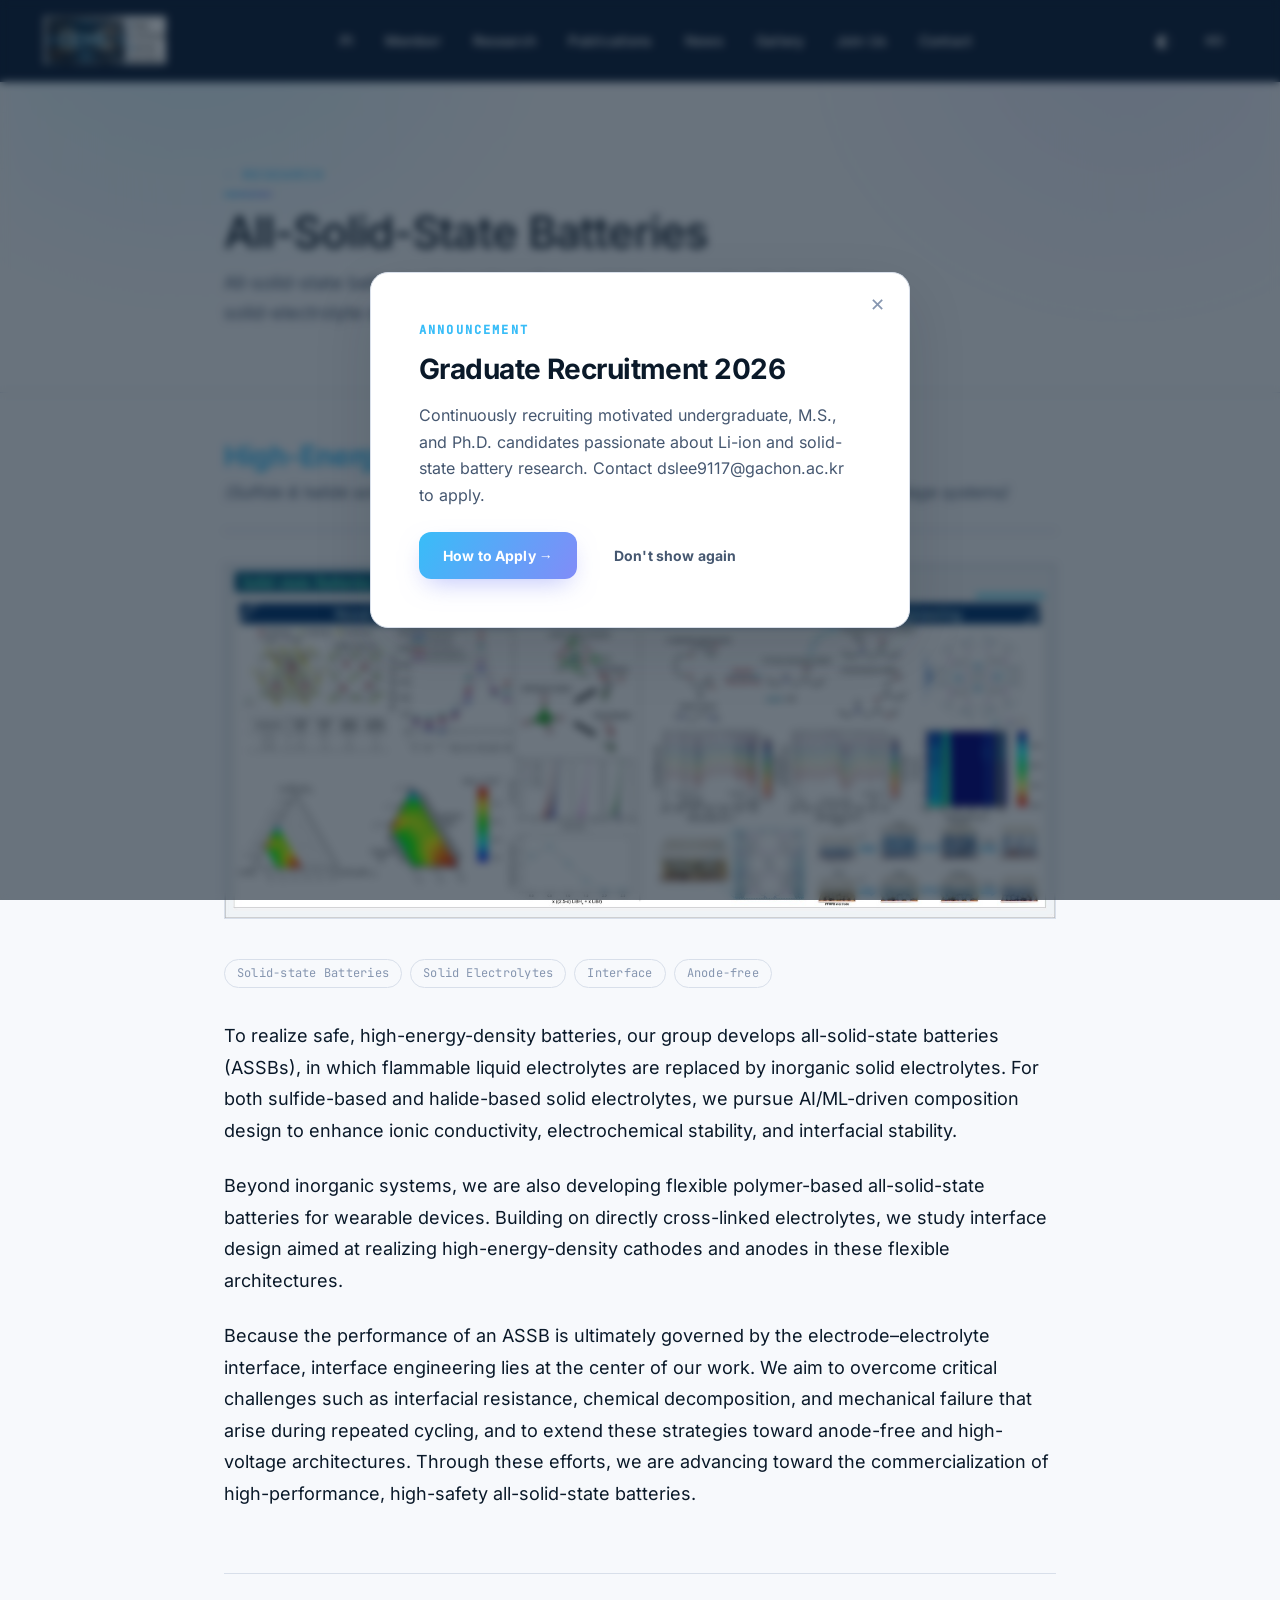
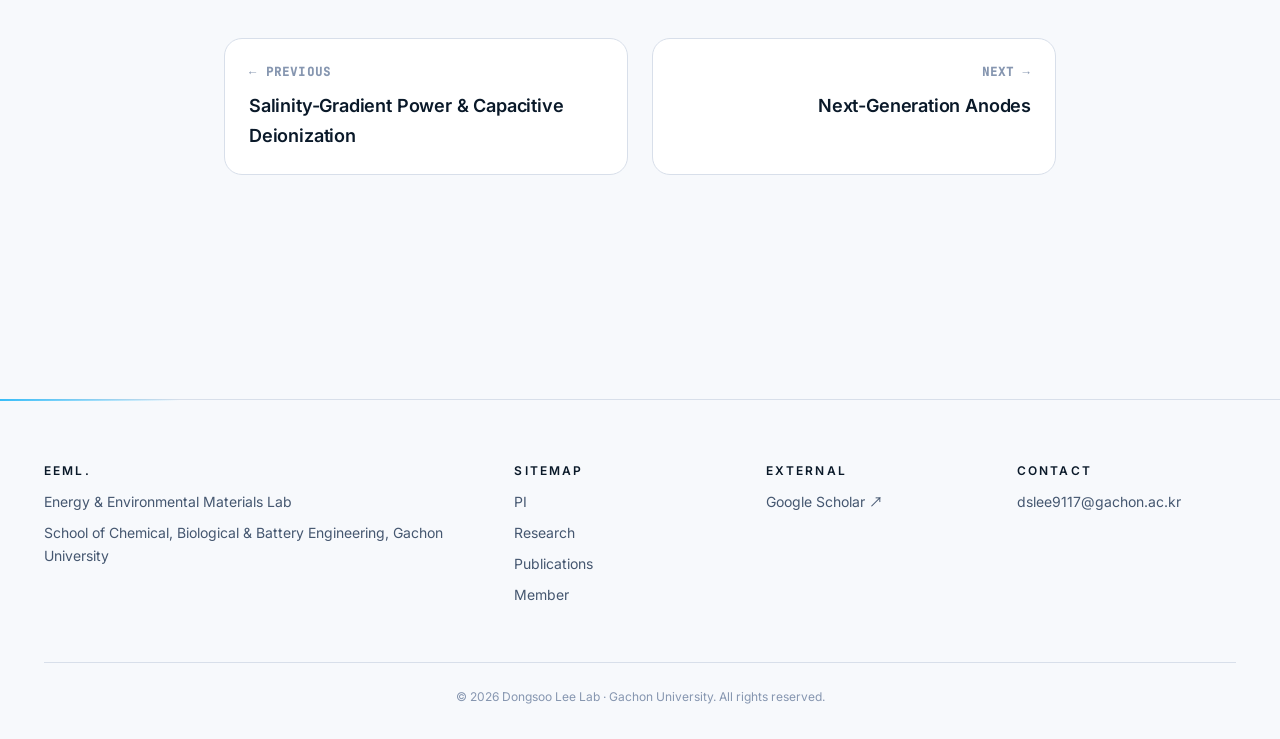
<file: research-detail.html>
<!DOCTYPE html>
<html lang="en">
<head>
  <meta charset="UTF-8" />
  <meta name="viewport" content="width=device-width, initial-scale=1.0" />
  <title>Research · EEML</title>
  <link rel="icon" type="image/svg+xml" href="assets/icons/favicon.svg" />
  <meta property="og:title" content="Research · Dongsoo Lee Lab" />
  <meta property="og:type" content="article" />
  <link rel="stylesheet" href="css/fonts.css?v=20260629a" />
  <link rel="stylesheet" href="css/style.css?v=20260811c" />
</head>
<body>
<header class="site-header">
  <nav class="nav">
    <a href="/" class="nav-brand" aria-label="EEML — Energy Environment Materials Laboratory"><img src="assets/images/logo.png" alt="EEML — Energy Environment Materials Laboratory" /></a>
    <ul class="nav-links">
      <li><a href="pi" data-i18n="nav.pi">PI</a></li>
      <li><a href="member" data-i18n="nav.member">Member</a></li>
      <li><a href="research" data-i18n="nav.research">Research</a></li>
      <li><a href="publications" data-i18n="nav.publications">Publications</a></li>
      <li><a href="board" data-i18n="nav.board">News</a></li>
      <li><a href="gallery" data-i18n="nav.gallery">Gallery</a></li>
      <li><a href="join" data-i18n="nav.join">Join Us</a></li>
      <li><a href="contact" data-i18n="nav.contact">Contact</a></li>
    </ul>
    <div class="nav-right">
      <button class="icon-btn theme-toggle" title="Toggle theme">◐</button>
      <button class="lang-toggle" data-i18n="common.lang_toggle">KO</button>
      <button class="nav-toggle" aria-label="menu"><span></span></button>
    </div>
  </nav>
</header>

<main>
  <div id="research-detail-root"></div>
</main>

<footer class="site-footer">
  <div class="container">
    <div class="footer-grid">
      <div><h4 data-lab-short>EEML</h4><p data-lab-name></p><p data-lab-affiliation></p></div>
      <div><h4>Sitemap</h4><ul><li><a href="pi">PI</a></li><li><a href="research">Research</a></li><li><a href="publications">Publications</a></li><li><a href="member">Member</a></li></ul></div>
      <div><h4>External</h4><ul><li><a href="https://scholar.google.com/citations?user=d8lQYgwAAAAJ" target="_blank" rel="noopener">Google Scholar ↗</a></li></ul></div>
      <div><h4>Contact</h4><ul><li><a href="mailto:" data-contact-email></a></li></ul></div>
    </div>
    <div class="footer-bottom" data-i18n="footer.copyright"></div>
  </div>
</footer>

<script src="js/main.js?v=20260605d"></script>
<script src="js/research-detail.js?v=20260812a"></script>
</body>
</html>
</file>
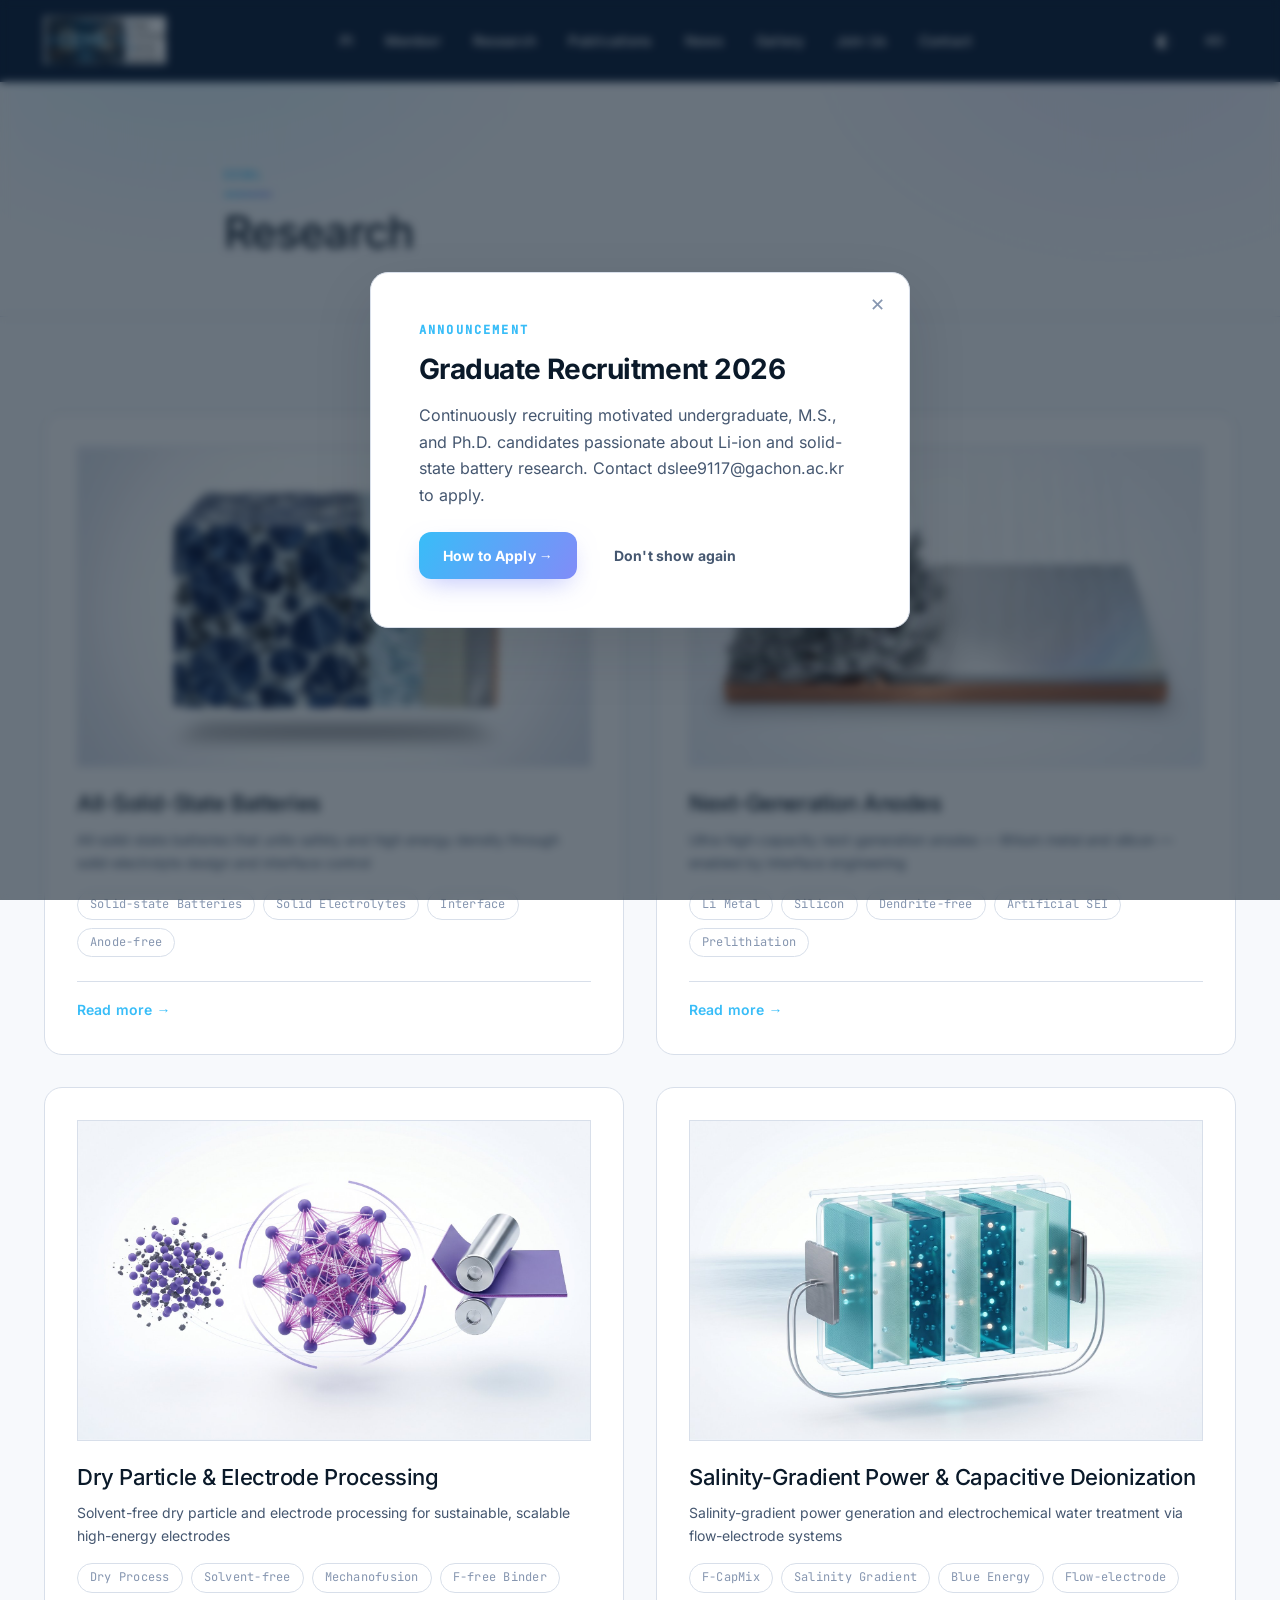
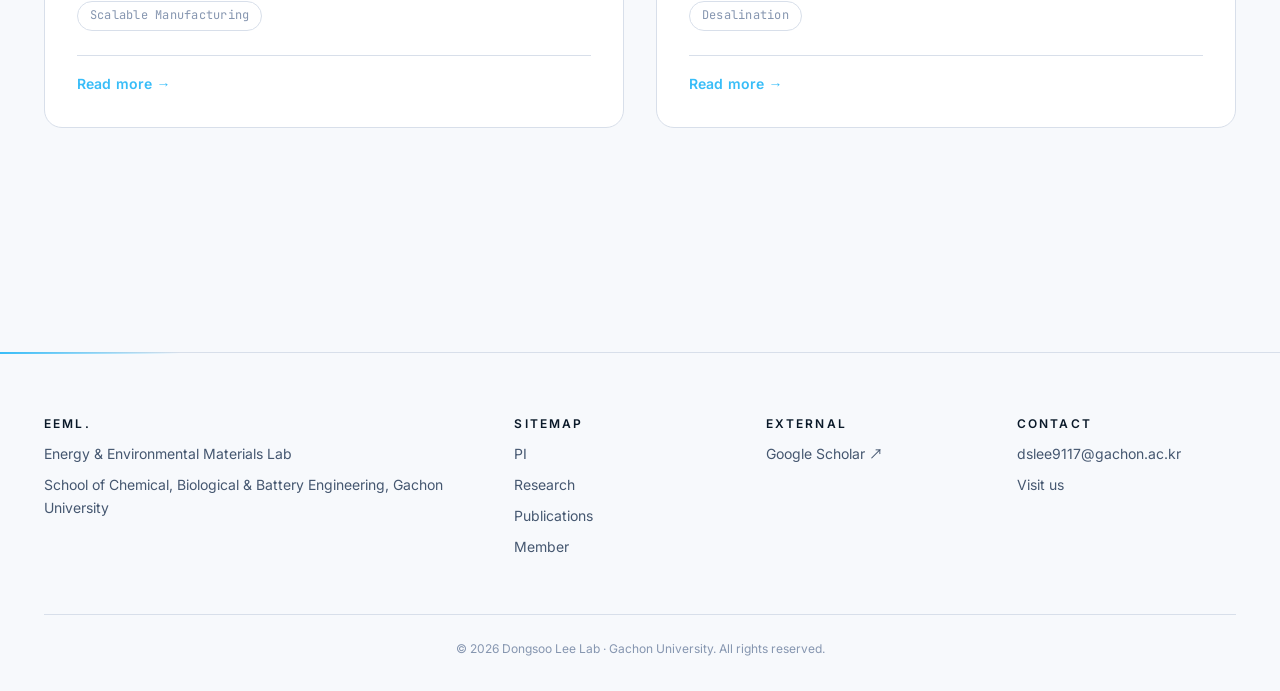
<file: research.html>
<!DOCTYPE html>
<html lang="ko">
<head>
  <meta charset="UTF-8" />
  <meta name="viewport" content="width=device-width, initial-scale=1.0" />
  <title>연구분야 Research — 전고체전지·리튬금속음극·이차전지 | 가천대 EEML 이동수 교수 연구실</title>
  <meta name="description" content="EEML 연구분야: 전고체전지(solid-state batteries), 리튬금속음극(Li metal anodes), 이차전지 소재, 수자원 기반 전기화학 디바이스. 가천대학교 이동수 교수 연구실." />
  <link rel="canonical" href="https://eeml.gachon.ac.kr/research" />
  <link rel="icon" type="image/svg+xml" href="assets/icons/favicon.svg" />
  <meta property="og:title" content="Research · Dongsoo Lee Lab" />
  <meta property="og:type" content="website" />
  <link rel="stylesheet" href="css/fonts.css?v=20260629a" />
  <link rel="stylesheet" href="css/style.css?v=20260811c" />
</head>
<body>
<header class="site-header">
  <nav class="nav">
    <a href="/" class="nav-brand" aria-label="EEML — Energy Environment Materials Laboratory"><img src="assets/images/logo.png" alt="EEML — Energy Environment Materials Laboratory" /></a>
        <ul class="nav-links">
      <li><a href="pi" data-i18n="nav.pi">PI</a></li>
      <li><a href="member" data-i18n="nav.member">Member</a></li>
      <li><a href="research" data-i18n="nav.research">Research</a></li>
      <li><a href="publications" data-i18n="nav.publications">Publications</a></li>
      <li><a href="board" data-i18n="nav.board">News</a></li>
      <li><a href="gallery" data-i18n="nav.gallery">Gallery</a></li>
      <li><a href="join" data-i18n="nav.join">Join Us</a></li>
      <li><a href="contact" data-i18n="nav.contact">Contact</a></li>
    </ul>
    <div class="nav-right">
      <button class="icon-btn theme-toggle" title="Toggle theme">◐</button>
      <button class="lang-toggle" data-i18n="common.lang_toggle">KO</button>
      <button class="nav-toggle" aria-label="menu"><span></span></button>
    </div>
  </nav>
</header>
<main>
  <section class="page-header">
    <div class="container">
      <div class="eyebrow">EEML</div>
      <h1 data-i18n="research.title">Research</h1>
    </div>
  </section>
  <section class="section">
    <div class="container">
      <div id="research-root"></div>
    </div>
  </section>
</main>
<footer class="site-footer">
  <div class="container">
    <div class="footer-grid">
      <div><h4 data-lab-short>EEML</h4><p data-lab-name></p><p data-lab-affiliation></p></div>
      <div><h4>Sitemap</h4><ul><li><a href="pi">PI</a></li><li><a href="research">Research</a></li><li><a href="publications">Publications</a></li><li><a href="member">Member</a></li></ul></div>
      <div><h4>External</h4><ul><li><a href="https://scholar.google.com/citations?user=d8lQYgwAAAAJ" target="_blank" rel="noopener">Google Scholar ↗</a></li></ul></div>
      <div><h4>Contact</h4><ul><li><a href="mailto:" data-contact-email></a></li><li><a href="contact">Visit us</a></li></ul></div>
    </div>
    <div class="footer-bottom" data-i18n="footer.copyright"></div>
  </div>
</footer>
<script src="js/main.js?v=20260605d"></script>
<script src="js/research.js?v=20260812a"></script>
</body></html>
</file>
<file: css/fonts.css>
/* cyrillic-ext */
@font-face {
  font-family: 'Inter';
  font-style: normal;
  font-weight: 400;
  font-display: swap;
  src: url(../assets/fonts/inter_v20_UcC73FwrK3iLTeHuS_nVMrMxCp50SjIa2JL7SUc.woff2) format('woff2');
  unicode-range: U+0460-052F, U+1C80-1C8A, U+20B4, U+2DE0-2DFF, U+A640-A69F, U+FE2E-FE2F;
}
/* cyrillic */
@font-face {
  font-family: 'Inter';
  font-style: normal;
  font-weight: 400;
  font-display: swap;
  src: url(../assets/fonts/inter_v20_UcC73FwrK3iLTeHuS_nVMrMxCp50SjIa0ZL7SUc.woff2) format('woff2');
  unicode-range: U+0301, U+0400-045F, U+0490-0491, U+04B0-04B1, U+2116;
}
/* greek-ext */
@font-face {
  font-family: 'Inter';
  font-style: normal;
  font-weight: 400;
  font-display: swap;
  src: url(../assets/fonts/inter_v20_UcC73FwrK3iLTeHuS_nVMrMxCp50SjIa2ZL7SUc.woff2) format('woff2');
  unicode-range: U+1F00-1FFF;
}
/* greek */
@font-face {
  font-family: 'Inter';
  font-style: normal;
  font-weight: 400;
  font-display: swap;
  src: url(../assets/fonts/inter_v20_UcC73FwrK3iLTeHuS_nVMrMxCp50SjIa1pL7SUc.woff2) format('woff2');
  unicode-range: U+0370-0377, U+037A-037F, U+0384-038A, U+038C, U+038E-03A1, U+03A3-03FF;
}
/* vietnamese */
@font-face {
  font-family: 'Inter';
  font-style: normal;
  font-weight: 400;
  font-display: swap;
  src: url(../assets/fonts/inter_v20_UcC73FwrK3iLTeHuS_nVMrMxCp50SjIa2pL7SUc.woff2) format('woff2');
  unicode-range: U+0102-0103, U+0110-0111, U+0128-0129, U+0168-0169, U+01A0-01A1, U+01AF-01B0, U+0300-0301, U+0303-0304, U+0308-0309, U+0323, U+0329, U+1EA0-1EF9, U+20AB;
}
/* latin-ext */
@font-face {
  font-family: 'Inter';
  font-style: normal;
  font-weight: 400;
  font-display: swap;
  src: url(../assets/fonts/inter_v20_UcC73FwrK3iLTeHuS_nVMrMxCp50SjIa25L7SUc.woff2) format('woff2');
  unicode-range: U+0100-02BA, U+02BD-02C5, U+02C7-02CC, U+02CE-02D7, U+02DD-02FF, U+0304, U+0308, U+0329, U+1D00-1DBF, U+1E00-1E9F, U+1EF2-1EFF, U+2020, U+20A0-20AB, U+20AD-20C0, U+2113, U+2C60-2C7F, U+A720-A7FF;
}
/* latin */
@font-face {
  font-family: 'Inter';
  font-style: normal;
  font-weight: 400;
  font-display: swap;
  src: url(../assets/fonts/inter_v20_UcC73FwrK3iLTeHuS_nVMrMxCp50SjIa1ZL7.woff2) format('woff2');
  unicode-range: U+0000-00FF, U+0131, U+0152-0153, U+02BB-02BC, U+02C6, U+02DA, U+02DC, U+0304, U+0308, U+0329, U+2000-206F, U+20AC, U+2122, U+2191, U+2193, U+2212, U+2215, U+FEFF, U+FFFD;
}
/* cyrillic-ext */
@font-face {
  font-family: 'Inter';
  font-style: normal;
  font-weight: 500;
  font-display: swap;
  src: url(../assets/fonts/inter_v20_UcC73FwrK3iLTeHuS_nVMrMxCp50SjIa2JL7SUc.woff2) format('woff2');
  unicode-range: U+0460-052F, U+1C80-1C8A, U+20B4, U+2DE0-2DFF, U+A640-A69F, U+FE2E-FE2F;
}
/* cyrillic */
@font-face {
  font-family: 'Inter';
  font-style: normal;
  font-weight: 500;
  font-display: swap;
  src: url(../assets/fonts/inter_v20_UcC73FwrK3iLTeHuS_nVMrMxCp50SjIa0ZL7SUc.woff2) format('woff2');
  unicode-range: U+0301, U+0400-045F, U+0490-0491, U+04B0-04B1, U+2116;
}
/* greek-ext */
@font-face {
  font-family: 'Inter';
  font-style: normal;
  font-weight: 500;
  font-display: swap;
  src: url(../assets/fonts/inter_v20_UcC73FwrK3iLTeHuS_nVMrMxCp50SjIa2ZL7SUc.woff2) format('woff2');
  unicode-range: U+1F00-1FFF;
}
/* greek */
@font-face {
  font-family: 'Inter';
  font-style: normal;
  font-weight: 500;
  font-display: swap;
  src: url(../assets/fonts/inter_v20_UcC73FwrK3iLTeHuS_nVMrMxCp50SjIa1pL7SUc.woff2) format('woff2');
  unicode-range: U+0370-0377, U+037A-037F, U+0384-038A, U+038C, U+038E-03A1, U+03A3-03FF;
}
/* vietnamese */
@font-face {
  font-family: 'Inter';
  font-style: normal;
  font-weight: 500;
  font-display: swap;
  src: url(../assets/fonts/inter_v20_UcC73FwrK3iLTeHuS_nVMrMxCp50SjIa2pL7SUc.woff2) format('woff2');
  unicode-range: U+0102-0103, U+0110-0111, U+0128-0129, U+0168-0169, U+01A0-01A1, U+01AF-01B0, U+0300-0301, U+0303-0304, U+0308-0309, U+0323, U+0329, U+1EA0-1EF9, U+20AB;
}
/* latin-ext */
@font-face {
  font-family: 'Inter';
  font-style: normal;
  font-weight: 500;
  font-display: swap;
  src: url(../assets/fonts/inter_v20_UcC73FwrK3iLTeHuS_nVMrMxCp50SjIa25L7SUc.woff2) format('woff2');
  unicode-range: U+0100-02BA, U+02BD-02C5, U+02C7-02CC, U+02CE-02D7, U+02DD-02FF, U+0304, U+0308, U+0329, U+1D00-1DBF, U+1E00-1E9F, U+1EF2-1EFF, U+2020, U+20A0-20AB, U+20AD-20C0, U+2113, U+2C60-2C7F, U+A720-A7FF;
}
/* latin */
@font-face {
  font-family: 'Inter';
  font-style: normal;
  font-weight: 500;
  font-display: swap;
  src: url(../assets/fonts/inter_v20_UcC73FwrK3iLTeHuS_nVMrMxCp50SjIa1ZL7.woff2) format('woff2');
  unicode-range: U+0000-00FF, U+0131, U+0152-0153, U+02BB-02BC, U+02C6, U+02DA, U+02DC, U+0304, U+0308, U+0329, U+2000-206F, U+20AC, U+2122, U+2191, U+2193, U+2212, U+2215, U+FEFF, U+FFFD;
}
/* cyrillic-ext */
@font-face {
  font-family: 'Inter';
  font-style: normal;
  font-weight: 600;
  font-display: swap;
  src: url(../assets/fonts/inter_v20_UcC73FwrK3iLTeHuS_nVMrMxCp50SjIa2JL7SUc.woff2) format('woff2');
  unicode-range: U+0460-052F, U+1C80-1C8A, U+20B4, U+2DE0-2DFF, U+A640-A69F, U+FE2E-FE2F;
}
/* cyrillic */
@font-face {
  font-family: 'Inter';
  font-style: normal;
  font-weight: 600;
  font-display: swap;
  src: url(../assets/fonts/inter_v20_UcC73FwrK3iLTeHuS_nVMrMxCp50SjIa0ZL7SUc.woff2) format('woff2');
  unicode-range: U+0301, U+0400-045F, U+0490-0491, U+04B0-04B1, U+2116;
}
/* greek-ext */
@font-face {
  font-family: 'Inter';
  font-style: normal;
  font-weight: 600;
  font-display: swap;
  src: url(../assets/fonts/inter_v20_UcC73FwrK3iLTeHuS_nVMrMxCp50SjIa2ZL7SUc.woff2) format('woff2');
  unicode-range: U+1F00-1FFF;
}
/* greek */
@font-face {
  font-family: 'Inter';
  font-style: normal;
  font-weight: 600;
  font-display: swap;
  src: url(../assets/fonts/inter_v20_UcC73FwrK3iLTeHuS_nVMrMxCp50SjIa1pL7SUc.woff2) format('woff2');
  unicode-range: U+0370-0377, U+037A-037F, U+0384-038A, U+038C, U+038E-03A1, U+03A3-03FF;
}
/* vietnamese */
@font-face {
  font-family: 'Inter';
  font-style: normal;
  font-weight: 600;
  font-display: swap;
  src: url(../assets/fonts/inter_v20_UcC73FwrK3iLTeHuS_nVMrMxCp50SjIa2pL7SUc.woff2) format('woff2');
  unicode-range: U+0102-0103, U+0110-0111, U+0128-0129, U+0168-0169, U+01A0-01A1, U+01AF-01B0, U+0300-0301, U+0303-0304, U+0308-0309, U+0323, U+0329, U+1EA0-1EF9, U+20AB;
}
/* latin-ext */
@font-face {
  font-family: 'Inter';
  font-style: normal;
  font-weight: 600;
  font-display: swap;
  src: url(../assets/fonts/inter_v20_UcC73FwrK3iLTeHuS_nVMrMxCp50SjIa25L7SUc.woff2) format('woff2');
  unicode-range: U+0100-02BA, U+02BD-02C5, U+02C7-02CC, U+02CE-02D7, U+02DD-02FF, U+0304, U+0308, U+0329, U+1D00-1DBF, U+1E00-1E9F, U+1EF2-1EFF, U+2020, U+20A0-20AB, U+20AD-20C0, U+2113, U+2C60-2C7F, U+A720-A7FF;
}
/* latin */
@font-face {
  font-family: 'Inter';
  font-style: normal;
  font-weight: 600;
  font-display: swap;
  src: url(../assets/fonts/inter_v20_UcC73FwrK3iLTeHuS_nVMrMxCp50SjIa1ZL7.woff2) format('woff2');
  unicode-range: U+0000-00FF, U+0131, U+0152-0153, U+02BB-02BC, U+02C6, U+02DA, U+02DC, U+0304, U+0308, U+0329, U+2000-206F, U+20AC, U+2122, U+2191, U+2193, U+2212, U+2215, U+FEFF, U+FFFD;
}
/* cyrillic-ext */
@font-face {
  font-family: 'Inter';
  font-style: normal;
  font-weight: 700;
  font-display: swap;
  src: url(../assets/fonts/inter_v20_UcC73FwrK3iLTeHuS_nVMrMxCp50SjIa2JL7SUc.woff2) format('woff2');
  unicode-range: U+0460-052F, U+1C80-1C8A, U+20B4, U+2DE0-2DFF, U+A640-A69F, U+FE2E-FE2F;
}
/* cyrillic */
@font-face {
  font-family: 'Inter';
  font-style: normal;
  font-weight: 700;
  font-display: swap;
  src: url(../assets/fonts/inter_v20_UcC73FwrK3iLTeHuS_nVMrMxCp50SjIa0ZL7SUc.woff2) format('woff2');
  unicode-range: U+0301, U+0400-045F, U+0490-0491, U+04B0-04B1, U+2116;
}
/* greek-ext */
@font-face {
  font-family: 'Inter';
  font-style: normal;
  font-weight: 700;
  font-display: swap;
  src: url(../assets/fonts/inter_v20_UcC73FwrK3iLTeHuS_nVMrMxCp50SjIa2ZL7SUc.woff2) format('woff2');
  unicode-range: U+1F00-1FFF;
}
/* greek */
@font-face {
  font-family: 'Inter';
  font-style: normal;
  font-weight: 700;
  font-display: swap;
  src: url(../assets/fonts/inter_v20_UcC73FwrK3iLTeHuS_nVMrMxCp50SjIa1pL7SUc.woff2) format('woff2');
  unicode-range: U+0370-0377, U+037A-037F, U+0384-038A, U+038C, U+038E-03A1, U+03A3-03FF;
}
/* vietnamese */
@font-face {
  font-family: 'Inter';
  font-style: normal;
  font-weight: 700;
  font-display: swap;
  src: url(../assets/fonts/inter_v20_UcC73FwrK3iLTeHuS_nVMrMxCp50SjIa2pL7SUc.woff2) format('woff2');
  unicode-range: U+0102-0103, U+0110-0111, U+0128-0129, U+0168-0169, U+01A0-01A1, U+01AF-01B0, U+0300-0301, U+0303-0304, U+0308-0309, U+0323, U+0329, U+1EA0-1EF9, U+20AB;
}
/* latin-ext */
@font-face {
  font-family: 'Inter';
  font-style: normal;
  font-weight: 700;
  font-display: swap;
  src: url(../assets/fonts/inter_v20_UcC73FwrK3iLTeHuS_nVMrMxCp50SjIa25L7SUc.woff2) format('woff2');
  unicode-range: U+0100-02BA, U+02BD-02C5, U+02C7-02CC, U+02CE-02D7, U+02DD-02FF, U+0304, U+0308, U+0329, U+1D00-1DBF, U+1E00-1E9F, U+1EF2-1EFF, U+2020, U+20A0-20AB, U+20AD-20C0, U+2113, U+2C60-2C7F, U+A720-A7FF;
}
/* latin */
@font-face {
  font-family: 'Inter';
  font-style: normal;
  font-weight: 700;
  font-display: swap;
  src: url(../assets/fonts/inter_v20_UcC73FwrK3iLTeHuS_nVMrMxCp50SjIa1ZL7.woff2) format('woff2');
  unicode-range: U+0000-00FF, U+0131, U+0152-0153, U+02BB-02BC, U+02C6, U+02DA, U+02DC, U+0304, U+0308, U+0329, U+2000-206F, U+20AC, U+2122, U+2191, U+2193, U+2212, U+2215, U+FEFF, U+FFFD;
}
/* cyrillic-ext */
@font-face {
  font-family: 'Inter';
  font-style: normal;
  font-weight: 800;
  font-display: swap;
  src: url(../assets/fonts/inter_v20_UcC73FwrK3iLTeHuS_nVMrMxCp50SjIa2JL7SUc.woff2) format('woff2');
  unicode-range: U+0460-052F, U+1C80-1C8A, U+20B4, U+2DE0-2DFF, U+A640-A69F, U+FE2E-FE2F;
}
/* cyrillic */
@font-face {
  font-family: 'Inter';
  font-style: normal;
  font-weight: 800;
  font-display: swap;
  src: url(../assets/fonts/inter_v20_UcC73FwrK3iLTeHuS_nVMrMxCp50SjIa0ZL7SUc.woff2) format('woff2');
  unicode-range: U+0301, U+0400-045F, U+0490-0491, U+04B0-04B1, U+2116;
}
/* greek-ext */
@font-face {
  font-family: 'Inter';
  font-style: normal;
  font-weight: 800;
  font-display: swap;
  src: url(../assets/fonts/inter_v20_UcC73FwrK3iLTeHuS_nVMrMxCp50SjIa2ZL7SUc.woff2) format('woff2');
  unicode-range: U+1F00-1FFF;
}
/* greek */
@font-face {
  font-family: 'Inter';
  font-style: normal;
  font-weight: 800;
  font-display: swap;
  src: url(../assets/fonts/inter_v20_UcC73FwrK3iLTeHuS_nVMrMxCp50SjIa1pL7SUc.woff2) format('woff2');
  unicode-range: U+0370-0377, U+037A-037F, U+0384-038A, U+038C, U+038E-03A1, U+03A3-03FF;
}
/* vietnamese */
@font-face {
  font-family: 'Inter';
  font-style: normal;
  font-weight: 800;
  font-display: swap;
  src: url(../assets/fonts/inter_v20_UcC73FwrK3iLTeHuS_nVMrMxCp50SjIa2pL7SUc.woff2) format('woff2');
  unicode-range: U+0102-0103, U+0110-0111, U+0128-0129, U+0168-0169, U+01A0-01A1, U+01AF-01B0, U+0300-0301, U+0303-0304, U+0308-0309, U+0323, U+0329, U+1EA0-1EF9, U+20AB;
}
/* latin-ext */
@font-face {
  font-family: 'Inter';
  font-style: normal;
  font-weight: 800;
  font-display: swap;
  src: url(../assets/fonts/inter_v20_UcC73FwrK3iLTeHuS_nVMrMxCp50SjIa25L7SUc.woff2) format('woff2');
  unicode-range: U+0100-02BA, U+02BD-02C5, U+02C7-02CC, U+02CE-02D7, U+02DD-02FF, U+0304, U+0308, U+0329, U+1D00-1DBF, U+1E00-1E9F, U+1EF2-1EFF, U+2020, U+20A0-20AB, U+20AD-20C0, U+2113, U+2C60-2C7F, U+A720-A7FF;
}
/* latin */
@font-face {
  font-family: 'Inter';
  font-style: normal;
  font-weight: 800;
  font-display: swap;
  src: url(../assets/fonts/inter_v20_UcC73FwrK3iLTeHuS_nVMrMxCp50SjIa1ZL7.woff2) format('woff2');
  unicode-range: U+0000-00FF, U+0131, U+0152-0153, U+02BB-02BC, U+02C6, U+02DA, U+02DC, U+0304, U+0308, U+0329, U+2000-206F, U+20AC, U+2122, U+2191, U+2193, U+2212, U+2215, U+FEFF, U+FFFD;
}
/* cyrillic-ext */
@font-face {
  font-family: 'JetBrains Mono';
  font-style: normal;
  font-weight: 400;
  font-display: swap;
  src: url(../assets/fonts/jetbrainsmono_v24_tDbv2o-flEEny0FZhsfKu5WU4zr3E_BX0PnT8RD8yKwBNntkaToggR7BYRbKPx3cwhsk.woff2) format('woff2');
  unicode-range: U+0460-052F, U+1C80-1C8A, U+20B4, U+2DE0-2DFF, U+A640-A69F, U+FE2E-FE2F;
}
/* cyrillic */
@font-face {
  font-family: 'JetBrains Mono';
  font-style: normal;
  font-weight: 400;
  font-display: swap;
  src: url(../assets/fonts/jetbrainsmono_v24_tDbv2o-flEEny0FZhsfKu5WU4zr3E_BX0PnT8RD8yKwBNntkaToggR7BYRbKPxTcwhsk.woff2) format('woff2');
  unicode-range: U+0301, U+0400-045F, U+0490-0491, U+04B0-04B1, U+2116;
}
/* greek */
@font-face {
  font-family: 'JetBrains Mono';
  font-style: normal;
  font-weight: 400;
  font-display: swap;
  src: url(../assets/fonts/jetbrainsmono_v24_tDbv2o-flEEny0FZhsfKu5WU4zr3E_BX0PnT8RD8yKwBNntkaToggR7BYRbKPxPcwhsk.woff2) format('woff2');
  unicode-range: U+0370-0377, U+037A-037F, U+0384-038A, U+038C, U+038E-03A1, U+03A3-03FF;
}
/* vietnamese */
@font-face {
  font-family: 'JetBrains Mono';
  font-style: normal;
  font-weight: 400;
  font-display: swap;
  src: url(../assets/fonts/jetbrainsmono_v24_tDbv2o-flEEny0FZhsfKu5WU4zr3E_BX0PnT8RD8yKwBNntkaToggR7BYRbKPx_cwhsk.woff2) format('woff2');
  unicode-range: U+0102-0103, U+0110-0111, U+0128-0129, U+0168-0169, U+01A0-01A1, U+01AF-01B0, U+0300-0301, U+0303-0304, U+0308-0309, U+0323, U+0329, U+1EA0-1EF9, U+20AB;
}
/* latin-ext */
@font-face {
  font-family: 'JetBrains Mono';
  font-style: normal;
  font-weight: 400;
  font-display: swap;
  src: url(../assets/fonts/jetbrainsmono_v24_tDbv2o-flEEny0FZhsfKu5WU4zr3E_BX0PnT8RD8yKwBNntkaToggR7BYRbKPx7cwhsk.woff2) format('woff2');
  unicode-range: U+0100-02BA, U+02BD-02C5, U+02C7-02CC, U+02CE-02D7, U+02DD-02FF, U+0304, U+0308, U+0329, U+1D00-1DBF, U+1E00-1E9F, U+1EF2-1EFF, U+2020, U+20A0-20AB, U+20AD-20C0, U+2113, U+2C60-2C7F, U+A720-A7FF;
}
/* latin */
@font-face {
  font-family: 'JetBrains Mono';
  font-style: normal;
  font-weight: 400;
  font-display: swap;
  src: url(../assets/fonts/jetbrainsmono_v24_tDbv2o-flEEny0FZhsfKu5WU4zr3E_BX0PnT8RD8yKwBNntkaToggR7BYRbKPxDcwg.woff2) format('woff2');
  unicode-range: U+0000-00FF, U+0131, U+0152-0153, U+02BB-02BC, U+02C6, U+02DA, U+02DC, U+0304, U+0308, U+0329, U+2000-206F, U+20AC, U+2122, U+2191, U+2193, U+2212, U+2215, U+FEFF, U+FFFD;
}
/* cyrillic-ext */
@font-face {
  font-family: 'JetBrains Mono';
  font-style: normal;
  font-weight: 500;
  font-display: swap;
  src: url(../assets/fonts/jetbrainsmono_v24_tDbv2o-flEEny0FZhsfKu5WU4zr3E_BX0PnT8RD8yKwBNntkaToggR7BYRbKPx3cwhsk.woff2) format('woff2');
  unicode-range: U+0460-052F, U+1C80-1C8A, U+20B4, U+2DE0-2DFF, U+A640-A69F, U+FE2E-FE2F;
}
/* cyrillic */
@font-face {
  font-family: 'JetBrains Mono';
  font-style: normal;
  font-weight: 500;
  font-display: swap;
  src: url(../assets/fonts/jetbrainsmono_v24_tDbv2o-flEEny0FZhsfKu5WU4zr3E_BX0PnT8RD8yKwBNntkaToggR7BYRbKPxTcwhsk.woff2) format('woff2');
  unicode-range: U+0301, U+0400-045F, U+0490-0491, U+04B0-04B1, U+2116;
}
/* greek */
@font-face {
  font-family: 'JetBrains Mono';
  font-style: normal;
  font-weight: 500;
  font-display: swap;
  src: url(../assets/fonts/jetbrainsmono_v24_tDbv2o-flEEny0FZhsfKu5WU4zr3E_BX0PnT8RD8yKwBNntkaToggR7BYRbKPxPcwhsk.woff2) format('woff2');
  unicode-range: U+0370-0377, U+037A-037F, U+0384-038A, U+038C, U+038E-03A1, U+03A3-03FF;
}
/* vietnamese */
@font-face {
  font-family: 'JetBrains Mono';
  font-style: normal;
  font-weight: 500;
  font-display: swap;
  src: url(../assets/fonts/jetbrainsmono_v24_tDbv2o-flEEny0FZhsfKu5WU4zr3E_BX0PnT8RD8yKwBNntkaToggR7BYRbKPx_cwhsk.woff2) format('woff2');
  unicode-range: U+0102-0103, U+0110-0111, U+0128-0129, U+0168-0169, U+01A0-01A1, U+01AF-01B0, U+0300-0301, U+0303-0304, U+0308-0309, U+0323, U+0329, U+1EA0-1EF9, U+20AB;
}
/* latin-ext */
@font-face {
  font-family: 'JetBrains Mono';
  font-style: normal;
  font-weight: 500;
  font-display: swap;
  src: url(../assets/fonts/jetbrainsmono_v24_tDbv2o-flEEny0FZhsfKu5WU4zr3E_BX0PnT8RD8yKwBNntkaToggR7BYRbKPx7cwhsk.woff2) format('woff2');
  unicode-range: U+0100-02BA, U+02BD-02C5, U+02C7-02CC, U+02CE-02D7, U+02DD-02FF, U+0304, U+0308, U+0329, U+1D00-1DBF, U+1E00-1E9F, U+1EF2-1EFF, U+2020, U+20A0-20AB, U+20AD-20C0, U+2113, U+2C60-2C7F, U+A720-A7FF;
}
/* latin */
@font-face {
  font-family: 'JetBrains Mono';
  font-style: normal;
  font-weight: 500;
  font-display: swap;
  src: url(../assets/fonts/jetbrainsmono_v24_tDbv2o-flEEny0FZhsfKu5WU4zr3E_BX0PnT8RD8yKwBNntkaToggR7BYRbKPxDcwg.woff2) format('woff2');
  unicode-range: U+0000-00FF, U+0131, U+0152-0153, U+02BB-02BC, U+02C6, U+02DA, U+02DC, U+0304, U+0308, U+0329, U+2000-206F, U+20AC, U+2122, U+2191, U+2193, U+2212, U+2215, U+FEFF, U+FFFD;
}
@font-face {
  font-family: 'Noto Sans KR';
  font-style: normal;
  font-weight: 400;
  font-display: swap;
  src: url(../assets/fonts/notosanskr_v39_PbykFmXiEBPT4ITbgNA5Cgm20xz64px_1hVWr0wuPNGmlQNMEfD4.0.woff2) format('woff2');
  unicode-range: U+f9ca-fa0b, U+ff03-ff05, U+ff07, U+ff0a-ff0b, U+ff0d-ff19, U+ff1b, U+ff1d, U+ff20-ff5b, U+ff5d, U+ffe0-ffe3, U+ffe5-ffe6;
}
@font-face {
  font-family: 'Noto Sans KR';
  font-style: normal;
  font-weight: 400;
  font-display: swap;
  src: url(../assets/fonts/notosanskr_v39_PbykFmXiEBPT4ITbgNA5Cgm20xz64px_1hVWr0wuPNGmlQNMEfD4.1.woff2) format('woff2');
  unicode-range: U+f92f-f980, U+f982-f9c9;
}
@font-face {
  font-family: 'Noto Sans KR';
  font-style: normal;
  font-weight: 400;
  font-display: swap;
  src: url(../assets/fonts/notosanskr_v39_PbykFmXiEBPT4ITbgNA5Cgm20xz64px_1hVWr0wuPNGmlQNMEfD4.2.woff2) format('woff2');
  unicode-range: U+d723-d728, U+d72a-d733, U+d735-d748, U+d74a-d74f, U+d752-d753, U+d755-d757, U+d75a-d75f, U+d762-d764, U+d766-d768, U+d76a-d76b, U+d76d-d76f, U+d771-d787, U+d789-d78b, U+d78d-d78f, U+d791-d797, U+d79a, U+d79c, U+d79e-d7a3, U+f900-f909, U+f90b-f92e;
}
@font-face {
  font-family: 'Noto Sans KR';
  font-style: normal;
  font-weight: 400;
  font-display: swap;
  src: url(../assets/fonts/notosanskr_v39_PbykFmXiEBPT4ITbgNA5Cgm20xz64px_1hVWr0wuPNGmlQNMEfD4.3.woff2) format('woff2');
  unicode-range: U+d679-d68b, U+d68e-d69e, U+d6a0, U+d6a2-d6a7, U+d6a9-d6c3, U+d6c6-d6c7, U+d6c9-d6cb, U+d6cd-d6d3, U+d6d5-d6d6, U+d6d8-d6e3, U+d6e5-d6e7, U+d6e9-d6fb, U+d6fd-d717, U+d719-d71f, U+d721-d722;
}
@font-face {
  font-family: 'Noto Sans KR';
  font-style: normal;
  font-weight: 400;
  font-display: swap;
  src: url(../assets/fonts/notosanskr_v39_PbykFmXiEBPT4ITbgNA5Cgm20xz64px_1hVWr0wuPNGmlQNMEfD4.4.woff2) format('woff2');
  unicode-range: U+d5bc-d5c7, U+d5ca-d5cb, U+d5cd-d5cf, U+d5d1-d5d7, U+d5d9-d5da, U+d5dc, U+d5de-d5e3, U+d5e6-d5e7, U+d5e9-d5eb, U+d5ed-d5f6, U+d5f8, U+d5fa-d5ff, U+d602-d603, U+d605-d607, U+d609-d60f, U+d612-d613, U+d616-d61b, U+d61d-d637, U+d63a-d63b, U+d63d-d63f, U+d641-d647, U+d64a-d64c, U+d64e-d653, U+d656-d657, U+d659-d65b, U+d65d-d666, U+d668, U+d66a-d678;
}
@font-face {
  font-family: 'Noto Sans KR';
  font-style: normal;
  font-weight: 400;
  font-display: swap;
  src: url(../assets/fonts/notosanskr_v39_PbykFmXiEBPT4ITbgNA5Cgm20xz64px_1hVWr0wuPNGmlQNMEfD4.5.woff2) format('woff2');
  unicode-range: U+d507, U+d509-d50b, U+d50d-d513, U+d515-d53b, U+d53e-d53f, U+d541-d543, U+d545-d54c, U+d54e, U+d550, U+d552-d557, U+d55a-d55b, U+d55d-d55f, U+d561-d564, U+d566-d567, U+d56a, U+d56c, U+d56e-d573, U+d576-d577, U+d579-d583, U+d585-d586, U+d58a-d5a4, U+d5a6-d5bb;
}
@font-face {
  font-family: 'Noto Sans KR';
  font-style: normal;
  font-weight: 400;
  font-display: swap;
  src: url(../assets/fonts/notosanskr_v39_PbykFmXiEBPT4ITbgNA5Cgm20xz64px_1hVWr0wuPNGmlQNMEfD4.6.woff2) format('woff2');
  unicode-range: U+d464-d477, U+d47a-d47b, U+d47d-d47f, U+d481-d487, U+d489-d48a, U+d48c, U+d48e-d4e7, U+d4e9-d503, U+d505-d506;
}
@font-face {
  font-family: 'Noto Sans KR';
  font-style: normal;
  font-weight: 400;
  font-display: swap;
  src: url(../assets/fonts/notosanskr_v39_PbykFmXiEBPT4ITbgNA5Cgm20xz64px_1hVWr0wuPNGmlQNMEfD4.7.woff2) format('woff2');
  unicode-range: U+d3bf-d3c7, U+d3ca-d3cf, U+d3d1-d3eb, U+d3ee-d3ef, U+d3f1-d3f3, U+d3f5-d3fb, U+d3fd-d400, U+d402-d45b, U+d45d-d463;
}
@font-face {
  font-family: 'Noto Sans KR';
  font-style: normal;
  font-weight: 400;
  font-display: swap;
  src: url(../assets/fonts/notosanskr_v39_PbykFmXiEBPT4ITbgNA5Cgm20xz64px_1hVWr0wuPNGmlQNMEfD4.8.woff2) format('woff2');
  unicode-range: U+d2ff, U+d302-d304, U+d306-d30b, U+d30f, U+d311-d313, U+d315-d31b, U+d31e, U+d322-d324, U+d326-d327, U+d32a-d32b, U+d32d-d32f, U+d331-d337, U+d339-d33c, U+d33e-d37b, U+d37e-d37f, U+d381-d383, U+d385-d38b, U+d38e-d390, U+d392-d397, U+d39a-d39b, U+d39d-d39f, U+d3a1-d3a7, U+d3a9-d3aa, U+d3ac, U+d3ae-d3b3, U+d3b5-d3b7, U+d3b9-d3bb, U+d3bd-d3be;
}
@font-face {
  font-family: 'Noto Sans KR';
  font-style: normal;
  font-weight: 400;
  font-display: swap;
  src: url(../assets/fonts/notosanskr_v39_PbykFmXiEBPT4ITbgNA5Cgm20xz64px_1hVWr0wuPNGmlQNMEfD4.9.woff2) format('woff2');
  unicode-range: U+d257-d27f, U+d281-d29b, U+d29d-d29f, U+d2a1-d2ab, U+d2ad-d2b7, U+d2ba-d2bb, U+d2bd-d2bf, U+d2c1-d2c7, U+d2c9-d2ef, U+d2f2-d2f3, U+d2f5-d2f7, U+d2f9-d2fe;
}
@font-face {
  font-family: 'Noto Sans KR';
  font-style: normal;
  font-weight: 400;
  font-display: swap;
  src: url(../assets/fonts/notosanskr_v39_PbykFmXiEBPT4ITbgNA5Cgm20xz64px_1hVWr0wuPNGmlQNMEfD4.10.woff2) format('woff2');
  unicode-range: U+d1b4, U+d1b6-d1f3, U+d1f5-d22b, U+d22e-d22f, U+d231-d233, U+d235-d23b, U+d23d-d240, U+d242-d256;
}
@font-face {
  font-family: 'Noto Sans KR';
  font-style: normal;
  font-weight: 400;
  font-display: swap;
  src: url(../assets/fonts/notosanskr_v39_PbykFmXiEBPT4ITbgNA5Cgm20xz64px_1hVWr0wuPNGmlQNMEfD4.11.woff2) format('woff2');
  unicode-range: U+d105-d12f, U+d132-d133, U+d135-d137, U+d139-d13f, U+d141-d142, U+d144, U+d146-d14b, U+d14e-d14f, U+d151-d153, U+d155-d15b, U+d15e-d187, U+d189-d19f, U+d1a2-d1a3, U+d1a5-d1a7, U+d1a9-d1af, U+d1b2-d1b3;
}
@font-face {
  font-family: 'Noto Sans KR';
  font-style: normal;
  font-weight: 400;
  font-display: swap;
  src: url(../assets/fonts/notosanskr_v39_PbykFmXiEBPT4ITbgNA5Cgm20xz64px_1hVWr0wuPNGmlQNMEfD4.12.woff2) format('woff2');
  unicode-range: U+d04b-d04f, U+d051-d057, U+d059-d06b, U+d06d-d06f, U+d071-d073, U+d075-d07b, U+d07e-d0a3, U+d0a6-d0a7, U+d0a9-d0ab, U+d0ad-d0b3, U+d0b6, U+d0b8, U+d0ba-d0bf, U+d0c2-d0c3, U+d0c5-d0c7, U+d0c9-d0cf, U+d0d2, U+d0d6-d0db, U+d0de-d0df, U+d0e1-d0e3, U+d0e5-d0eb, U+d0ee-d0f0, U+d0f2-d104;
}
@font-face {
  font-family: 'Noto Sans KR';
  font-style: normal;
  font-weight: 400;
  font-display: swap;
  src: url(../assets/fonts/notosanskr_v39_PbykFmXiEBPT4ITbgNA5Cgm20xz64px_1hVWr0wuPNGmlQNMEfD4.13.woff2) format('woff2');
  unicode-range: U+cfa2-cfc3, U+cfc5-cfdf, U+cfe2-cfe3, U+cfe5-cfe7, U+cfe9-cff4, U+cff6-cffb, U+cffd-cfff, U+d001-d003, U+d005-d017, U+d019-d033, U+d036-d037, U+d039-d03b, U+d03d-d04a;
}
@font-face {
  font-family: 'Noto Sans KR';
  font-style: normal;
  font-weight: 400;
  font-display: swap;
  src: url(../assets/fonts/notosanskr_v39_PbykFmXiEBPT4ITbgNA5Cgm20xz64px_1hVWr0wuPNGmlQNMEfD4.14.woff2) format('woff2');
  unicode-range: U+cef0-cef3, U+cef6, U+cef9-ceff, U+cf01-cf03, U+cf05-cf07, U+cf09-cf0f, U+cf11-cf12, U+cf14-cf1b, U+cf1d-cf1f, U+cf21-cf2f, U+cf31-cf53, U+cf56-cf57, U+cf59-cf5b, U+cf5d-cf63, U+cf66, U+cf68, U+cf6a-cf6f, U+cf71-cf84, U+cf86-cf8b, U+cf8d-cfa1;
}
@font-face {
  font-family: 'Noto Sans KR';
  font-style: normal;
  font-weight: 400;
  font-display: swap;
  src: url(../assets/fonts/notosanskr_v39_PbykFmXiEBPT4ITbgNA5Cgm20xz64px_1hVWr0wuPNGmlQNMEfD4.15.woff2) format('woff2');
  unicode-range: U+ce3c-ce57, U+ce5a-ce5b, U+ce5d-ce5f, U+ce61-ce67, U+ce6a, U+ce6c, U+ce6e-ce73, U+ce76-ce77, U+ce79-ce7b, U+ce7d-ce83, U+ce85-ce88, U+ce8a-ce8f, U+ce91-ce93, U+ce95-ce97, U+ce99-ce9f, U+cea2, U+cea4-ceab, U+cead-cee3, U+cee6-cee7, U+cee9-ceeb, U+ceed-ceef;
}
@font-face {
  font-family: 'Noto Sans KR';
  font-style: normal;
  font-weight: 400;
  font-display: swap;
  src: url(../assets/fonts/notosanskr_v39_PbykFmXiEBPT4ITbgNA5Cgm20xz64px_1hVWr0wuPNGmlQNMEfD4.16.woff2) format('woff2');
  unicode-range: U+cd92-cd93, U+cd96-cd97, U+cd99-cd9b, U+cd9d-cda3, U+cda6-cda8, U+cdaa-cdaf, U+cdb1-cdc3, U+cdc5-cdcb, U+cdcd-cde7, U+cde9-ce03, U+ce05-ce1f, U+ce22-ce34, U+ce36-ce3b;
}
@font-face {
  font-family: 'Noto Sans KR';
  font-style: normal;
  font-weight: 400;
  font-display: swap;
  src: url(../assets/fonts/notosanskr_v39_PbykFmXiEBPT4ITbgNA5Cgm20xz64px_1hVWr0wuPNGmlQNMEfD4.17.woff2) format('woff2');
  unicode-range: U+ccef-cd07, U+cd0a-cd0b, U+cd0d-cd1a, U+cd1c, U+cd1e-cd2b, U+cd2d-cd5b, U+cd5d-cd77, U+cd79-cd91;
}
@font-face {
  font-family: 'Noto Sans KR';
  font-style: normal;
  font-weight: 400;
  font-display: swap;
  src: url(../assets/fonts/notosanskr_v39_PbykFmXiEBPT4ITbgNA5Cgm20xz64px_1hVWr0wuPNGmlQNMEfD4.18.woff2) format('woff2');
  unicode-range: U+cc3f-cc43, U+cc46-cc47, U+cc49-cc4b, U+cc4d-cc53, U+cc55-cc58, U+cc5a-cc5f, U+cc61-cc97, U+cc9a-cc9b, U+cc9d-cc9f, U+cca1-cca7, U+ccaa, U+ccac, U+ccae-ccb3, U+ccb6-ccb7, U+ccb9-ccbb, U+ccbd-cccf, U+ccd1-cce3, U+cce5-ccee;
}
@font-face {
  font-family: 'Noto Sans KR';
  font-style: normal;
  font-weight: 400;
  font-display: swap;
  src: url(../assets/fonts/notosanskr_v39_PbykFmXiEBPT4ITbgNA5Cgm20xz64px_1hVWr0wuPNGmlQNMEfD4.19.woff2) format('woff2');
  unicode-range: U+cb91-cbd3, U+cbd5-cbe3, U+cbe5-cc0b, U+cc0e-cc0f, U+cc11-cc13, U+cc15-cc1b, U+cc1d-cc20, U+cc23-cc27, U+cc2a-cc2b, U+cc2d, U+cc2f, U+cc31-cc37, U+cc3a, U+cc3c;
}
@font-face {
  font-family: 'Noto Sans KR';
  font-style: normal;
  font-weight: 400;
  font-display: swap;
  src: url(../assets/fonts/notosanskr_v39_PbykFmXiEBPT4ITbgNA5Cgm20xz64px_1hVWr0wuPNGmlQNMEfD4.20.woff2) format('woff2');
  unicode-range: U+caf4-cb47, U+cb4a-cb90;
}
@font-face {
  font-family: 'Noto Sans KR';
  font-style: normal;
  font-weight: 400;
  font-display: swap;
  src: url(../assets/fonts/notosanskr_v39_PbykFmXiEBPT4ITbgNA5Cgm20xz64px_1hVWr0wuPNGmlQNMEfD4.21.woff2) format('woff2');
  unicode-range: U+ca4a-ca4b, U+ca4e-ca4f, U+ca51-ca53, U+ca55-ca5b, U+ca5d-ca60, U+ca62-ca83, U+ca85-cabb, U+cabe-cabf, U+cac1-cac3, U+cac5-cacb, U+cacd-cad0, U+cad2, U+cad4-cad8, U+cada-caf3;
}
@font-face {
  font-family: 'Noto Sans KR';
  font-style: normal;
  font-weight: 400;
  font-display: swap;
  src: url(../assets/fonts/notosanskr_v39_PbykFmXiEBPT4ITbgNA5Cgm20xz64px_1hVWr0wuPNGmlQNMEfD4.22.woff2) format('woff2');
  unicode-range: U+c996-c997, U+c99a-c99c, U+c99e-c9bf, U+c9c2-c9c3, U+c9c5-c9c7, U+c9c9-c9cf, U+c9d2, U+c9d4, U+c9d7-c9d8, U+c9db, U+c9de-c9df, U+c9e1-c9e3, U+c9e5-c9e6, U+c9e8-c9eb, U+c9ee-c9f0, U+c9f2-c9f7, U+c9f9-ca0b, U+ca0d-ca28, U+ca2a-ca49;
}
@font-face {
  font-family: 'Noto Sans KR';
  font-style: normal;
  font-weight: 400;
  font-display: swap;
  src: url(../assets/fonts/notosanskr_v39_PbykFmXiEBPT4ITbgNA5Cgm20xz64px_1hVWr0wuPNGmlQNMEfD4.23.woff2) format('woff2');
  unicode-range: U+c8e9-c8f4, U+c8f6-c8fb, U+c8fe-c8ff, U+c901-c903, U+c905-c90b, U+c90e-c910, U+c912-c917, U+c919-c92b, U+c92d-c94f, U+c951-c953, U+c955-c96b, U+c96d-c973, U+c975-c987, U+c98a-c98b, U+c98d-c98f, U+c991-c995;
}
@font-face {
  font-family: 'Noto Sans KR';
  font-style: normal;
  font-weight: 400;
  font-display: swap;
  src: url(../assets/fonts/notosanskr_v39_PbykFmXiEBPT4ITbgNA5Cgm20xz64px_1hVWr0wuPNGmlQNMEfD4.24.woff2) format('woff2');
  unicode-range: U+c841-c84b, U+c84d-c86f, U+c872-c873, U+c875-c877, U+c879-c87f, U+c882-c884, U+c887-c88a, U+c88d-c8c3, U+c8c5-c8df, U+c8e1-c8e8;
}
@font-face {
  font-family: 'Noto Sans KR';
  font-style: normal;
  font-weight: 400;
  font-display: swap;
  src: url(../assets/fonts/notosanskr_v39_PbykFmXiEBPT4ITbgNA5Cgm20xz64px_1hVWr0wuPNGmlQNMEfD4.25.woff2) format('woff2');
  unicode-range: U+c779-c77b, U+c77e-c782, U+c786, U+c78b, U+c78d, U+c78f, U+c792-c793, U+c795, U+c797, U+c799-c79f, U+c7a2, U+c7a7-c7ab, U+c7ae-c7bb, U+c7bd-c7c0, U+c7c2-c7c7, U+c7c9-c7dc, U+c7de-c7ff, U+c802-c803, U+c805-c807, U+c809, U+c80b-c80f, U+c812, U+c814, U+c817-c81b, U+c81e-c81f, U+c821-c823, U+c825-c82e, U+c830-c837, U+c839-c83b, U+c83d-c840;
}
@font-face {
  font-family: 'Noto Sans KR';
  font-style: normal;
  font-weight: 400;
  font-display: swap;
  src: url(../assets/fonts/notosanskr_v39_PbykFmXiEBPT4ITbgNA5Cgm20xz64px_1hVWr0wuPNGmlQNMEfD4.26.woff2) format('woff2');
  unicode-range: U+c6bb-c6bf, U+c6c2, U+c6c4, U+c6c6-c6cb, U+c6ce-c6cf, U+c6d1-c6d3, U+c6d5-c6db, U+c6dd-c6df, U+c6e1-c6e7, U+c6e9-c6eb, U+c6ed-c6ef, U+c6f1-c6f8, U+c6fa-c703, U+c705-c707, U+c709-c70b, U+c70d-c716, U+c718, U+c71a-c71f, U+c722-c723, U+c725-c727, U+c729-c734, U+c736-c73b, U+c73e-c73f, U+c741-c743, U+c745-c74b, U+c74e-c750, U+c752-c757, U+c759-c773, U+c776-c777;
}
@font-face {
  font-family: 'Noto Sans KR';
  font-style: normal;
  font-weight: 400;
  font-display: swap;
  src: url(../assets/fonts/notosanskr_v39_PbykFmXiEBPT4ITbgNA5Cgm20xz64px_1hVWr0wuPNGmlQNMEfD4.27.woff2) format('woff2');
  unicode-range: U+c5f5-c5fb, U+c5fe, U+c602-c605, U+c607, U+c609-c60f, U+c611-c61a, U+c61c-c623, U+c626-c627, U+c629-c62b, U+c62d, U+c62f-c632, U+c636, U+c638, U+c63a-c63f, U+c642-c643, U+c645-c647, U+c649-c652, U+c656-c65b, U+c65d-c65f, U+c661-c663, U+c665-c677, U+c679-c67b, U+c67d-c693, U+c696-c697, U+c699-c69b, U+c69d-c6a3, U+c6a6, U+c6a8, U+c6aa-c6af, U+c6b2-c6b3, U+c6b5-c6b7, U+c6b9-c6ba;
}
@font-face {
  font-family: 'Noto Sans KR';
  font-style: normal;
  font-weight: 400;
  font-display: swap;
  src: url(../assets/fonts/notosanskr_v39_PbykFmXiEBPT4ITbgNA5Cgm20xz64px_1hVWr0wuPNGmlQNMEfD4.28.woff2) format('woff2');
  unicode-range: U+c517-c527, U+c52a-c52b, U+c52d-c52f, U+c531-c538, U+c53a, U+c53c, U+c53e-c543, U+c546-c547, U+c54b, U+c54d-c552, U+c556, U+c55a-c55b, U+c55d, U+c55f, U+c562-c563, U+c565-c567, U+c569-c56f, U+c572, U+c574, U+c576-c57b, U+c57e-c57f, U+c581-c583, U+c585-c586, U+c588-c58b, U+c58e, U+c590, U+c592-c596, U+c599-c5b3, U+c5b6-c5b7, U+c5ba, U+c5be-c5c3, U+c5ca-c5cb, U+c5cd, U+c5cf, U+c5d2-c5d3, U+c5d5-c5d7, U+c5d9-c5df, U+c5e1-c5e2, U+c5e4, U+c5e6-c5eb, U+c5ef, U+c5f1-c5f3;
}
@font-face {
  font-family: 'Noto Sans KR';
  font-style: normal;
  font-weight: 400;
  font-display: swap;
  src: url(../assets/fonts/notosanskr_v39_PbykFmXiEBPT4ITbgNA5Cgm20xz64px_1hVWr0wuPNGmlQNMEfD4.29.woff2) format('woff2');
  unicode-range: U+c475-c4ef, U+c4f2-c4f3, U+c4f5-c4f7, U+c4f9-c4ff, U+c502-c50b, U+c50d-c516;
}
@font-face {
  font-family: 'Noto Sans KR';
  font-style: normal;
  font-weight: 400;
  font-display: swap;
  src: url(../assets/fonts/notosanskr_v39_PbykFmXiEBPT4ITbgNA5Cgm20xz64px_1hVWr0wuPNGmlQNMEfD4.30.woff2) format('woff2');
  unicode-range: U+c3d0-c3d7, U+c3da-c3db, U+c3dd-c3de, U+c3e1-c3ec, U+c3ee-c3f3, U+c3f5-c42b, U+c42d-c463, U+c466-c474;
}
@font-face {
  font-family: 'Noto Sans KR';
  font-style: normal;
  font-weight: 400;
  font-display: swap;
  src: url(../assets/fonts/notosanskr_v39_PbykFmXiEBPT4ITbgNA5Cgm20xz64px_1hVWr0wuPNGmlQNMEfD4.31.woff2) format('woff2');
  unicode-range: U+c32b-c367, U+c36a-c36b, U+c36d-c36f, U+c371-c377, U+c37a-c37b, U+c37e-c383, U+c385-c387, U+c389-c3cf;
}
@font-face {
  font-family: 'Noto Sans KR';
  font-style: normal;
  font-weight: 400;
  font-display: swap;
  src: url(../assets/fonts/notosanskr_v39_PbykFmXiEBPT4ITbgNA5Cgm20xz64px_1hVWr0wuPNGmlQNMEfD4.32.woff2) format('woff2');
  unicode-range: U+c26a-c26b, U+c26d-c26f, U+c271-c273, U+c275-c27b, U+c27e-c287, U+c289-c28f, U+c291-c297, U+c299-c29a, U+c29c-c2a3, U+c2a5-c2a7, U+c2a9-c2ab, U+c2ad-c2b3, U+c2b6, U+c2b8, U+c2ba-c2bb, U+c2bd-c2db, U+c2de-c2df, U+c2e1-c2e2, U+c2e5-c2ea, U+c2ee, U+c2f0, U+c2f2-c2f5, U+c2f7, U+c2fa-c2fb, U+c2fd-c2ff, U+c301-c307, U+c309-c30c, U+c30e-c312, U+c315-c323, U+c325-c328, U+c32a;
}
@font-face {
  font-family: 'Noto Sans KR';
  font-style: normal;
  font-weight: 400;
  font-display: swap;
  src: url(../assets/fonts/notosanskr_v39_PbykFmXiEBPT4ITbgNA5Cgm20xz64px_1hVWr0wuPNGmlQNMEfD4.33.woff2) format('woff2');
  unicode-range: U+c1bc-c1c3, U+c1c5-c1df, U+c1e1-c1fb, U+c1fd-c203, U+c205-c20c, U+c20e, U+c210-c217, U+c21a-c21b, U+c21d-c21e, U+c221-c227, U+c229-c22a, U+c22c, U+c22e, U+c230, U+c233-c24f, U+c251-c257, U+c259-c269;
}
@font-face {
  font-family: 'Noto Sans KR';
  font-style: normal;
  font-weight: 400;
  font-display: swap;
  src: url(../assets/fonts/notosanskr_v39_PbykFmXiEBPT4ITbgNA5Cgm20xz64px_1hVWr0wuPNGmlQNMEfD4.34.woff2) format('woff2');
  unicode-range: U+c101-c11b, U+c11f, U+c121-c123, U+c125-c12b, U+c12e, U+c132-c137, U+c13a-c13b, U+c13d-c13f, U+c141-c147, U+c14a, U+c14c-c153, U+c155-c157, U+c159-c15b, U+c15d-c166, U+c169-c16f, U+c171-c177, U+c179-c18b, U+c18e-c18f, U+c191-c193, U+c195-c19b, U+c19d-c19e, U+c1a0, U+c1a2-c1a4, U+c1a6-c1bb;
}
@font-face {
  font-family: 'Noto Sans KR';
  font-style: normal;
  font-weight: 400;
  font-display: swap;
  src: url(../assets/fonts/notosanskr_v39_PbykFmXiEBPT4ITbgNA5Cgm20xz64px_1hVWr0wuPNGmlQNMEfD4.35.woff2) format('woff2');
  unicode-range: U+c049-c057, U+c059-c05b, U+c05d-c05f, U+c061-c067, U+c069-c08f, U+c091-c0ab, U+c0ae-c0af, U+c0b1-c0b3, U+c0b5, U+c0b7-c0bb, U+c0be, U+c0c2-c0c7, U+c0ca-c0cb, U+c0cd-c0cf, U+c0d1-c0d7, U+c0d9-c0da, U+c0dc, U+c0de-c0e3, U+c0e5-c0eb, U+c0ed-c0f3, U+c0f6, U+c0f8, U+c0fa-c0ff;
}
@font-face {
  font-family: 'Noto Sans KR';
  font-style: normal;
  font-weight: 400;
  font-display: swap;
  src: url(../assets/fonts/notosanskr_v39_PbykFmXiEBPT4ITbgNA5Cgm20xz64px_1hVWr0wuPNGmlQNMEfD4.36.woff2) format('woff2');
  unicode-range: U+bfa7-bfaf, U+bfb1-bfc4, U+bfc6-bfcb, U+bfce-bfcf, U+bfd1-bfd3, U+bfd5-bfdb, U+bfdd-c048;
}
@font-face {
  font-family: 'Noto Sans KR';
  font-style: normal;
  font-weight: 400;
  font-display: swap;
  src: url(../assets/fonts/notosanskr_v39_PbykFmXiEBPT4ITbgNA5Cgm20xz64px_1hVWr0wuPNGmlQNMEfD4.37.woff2) format('woff2');
  unicode-range: U+bf07, U+bf09-bf3f, U+bf41-bf4f, U+bf52-bf54, U+bf56-bfa6;
}
@font-face {
  font-family: 'Noto Sans KR';
  font-style: normal;
  font-weight: 400;
  font-display: swap;
  src: url(../assets/fonts/notosanskr_v39_PbykFmXiEBPT4ITbgNA5Cgm20xz64px_1hVWr0wuPNGmlQNMEfD4.38.woff2) format('woff2');
  unicode-range: U+be56, U+be58, U+be5c-be5f, U+be62-be63, U+be65-be67, U+be69-be74, U+be76-be7b, U+be7e-be7f, U+be81-be8e, U+be90, U+be92-bea7, U+bea9-becf, U+bed2-bed3, U+bed5-bed6, U+bed9-bee3, U+bee6-bf06;
}
@font-face {
  font-family: 'Noto Sans KR';
  font-style: normal;
  font-weight: 400;
  font-display: swap;
  src: url(../assets/fonts/notosanskr_v39_PbykFmXiEBPT4ITbgNA5Cgm20xz64px_1hVWr0wuPNGmlQNMEfD4.39.woff2) format('woff2');
  unicode-range: U+bdb0-bdd3, U+bdd5-bdef, U+bdf1-be0b, U+be0d-be0f, U+be11-be13, U+be15-be43, U+be46-be47, U+be49-be4b, U+be4d-be53;
}
@font-face {
  font-family: 'Noto Sans KR';
  font-style: normal;
  font-weight: 400;
  font-display: swap;
  src: url(../assets/fonts/notosanskr_v39_PbykFmXiEBPT4ITbgNA5Cgm20xz64px_1hVWr0wuPNGmlQNMEfD4.40.woff2) format('woff2');
  unicode-range: U+bd03, U+bd06, U+bd08, U+bd0a-bd0f, U+bd11-bd22, U+bd25-bd47, U+bd49-bd58, U+bd5a-bd7f, U+bd82-bd83, U+bd85-bd87, U+bd8a-bd8f, U+bd91-bd92, U+bd94, U+bd96-bd98, U+bd9a-bdaf;
}
@font-face {
  font-family: 'Noto Sans KR';
  font-style: normal;
  font-weight: 400;
  font-display: swap;
  src: url(../assets/fonts/notosanskr_v39_PbykFmXiEBPT4ITbgNA5Cgm20xz64px_1hVWr0wuPNGmlQNMEfD4.41.woff2) format('woff2');
  unicode-range: U+bc4e-bc83, U+bc86-bc87, U+bc89-bc8b, U+bc8d-bc93, U+bc96, U+bc98, U+bc9b-bc9f, U+bca2-bca3, U+bca5-bca7, U+bca9-bcb2, U+bcb4-bcbb, U+bcbe-bcbf, U+bcc1-bcc3, U+bcc5-bccc, U+bcce-bcd0, U+bcd2-bcd4, U+bcd6-bcf3, U+bcf7, U+bcf9-bcfb, U+bcfd-bd02;
}
@font-face {
  font-family: 'Noto Sans KR';
  font-style: normal;
  font-weight: 400;
  font-display: swap;
  src: url(../assets/fonts/notosanskr_v39_PbykFmXiEBPT4ITbgNA5Cgm20xz64px_1hVWr0wuPNGmlQNMEfD4.42.woff2) format('woff2');
  unicode-range: U+bb90-bba3, U+bba5-bbab, U+bbad-bbbf, U+bbc1-bbf7, U+bbfa-bbfb, U+bbfd-bbfe, U+bc01-bc07, U+bc09-bc0a, U+bc0e, U+bc10, U+bc12-bc13, U+bc17, U+bc19-bc1a, U+bc1e, U+bc20-bc23, U+bc26, U+bc28, U+bc2a-bc2c, U+bc2e-bc2f, U+bc32-bc33, U+bc35-bc37, U+bc39-bc3f, U+bc41-bc42, U+bc44, U+bc46-bc48, U+bc4a-bc4d;
}
@font-face {
  font-family: 'Noto Sans KR';
  font-style: normal;
  font-weight: 400;
  font-display: swap;
  src: url(../assets/fonts/notosanskr_v39_PbykFmXiEBPT4ITbgNA5Cgm20xz64px_1hVWr0wuPNGmlQNMEfD4.43.woff2) format('woff2');
  unicode-range: U+bae6-bafb, U+bafd-bb17, U+bb19-bb33, U+bb37, U+bb39-bb3a, U+bb3d-bb43, U+bb45-bb46, U+bb48, U+bb4a-bb4f, U+bb51-bb53, U+bb55-bb57, U+bb59-bb62, U+bb64-bb8f;
}
@font-face {
  font-family: 'Noto Sans KR';
  font-style: normal;
  font-weight: 400;
  font-display: swap;
  src: url(../assets/fonts/notosanskr_v39_PbykFmXiEBPT4ITbgNA5Cgm20xz64px_1hVWr0wuPNGmlQNMEfD4.44.woff2) format('woff2');
  unicode-range: U+ba30-ba37, U+ba3a-ba3b, U+ba3d-ba3f, U+ba41-ba47, U+ba49-ba4a, U+ba4c, U+ba4e-ba53, U+ba56-ba57, U+ba59-ba5b, U+ba5d-ba63, U+ba65-ba66, U+ba68-ba6f, U+ba71-ba73, U+ba75-ba77, U+ba79-ba84, U+ba86, U+ba88-baa7, U+baaa, U+baad-baaf, U+bab1-bab7, U+baba, U+babc, U+babe-bae5;
}
@font-face {
  font-family: 'Noto Sans KR';
  font-style: normal;
  font-weight: 400;
  font-display: swap;
  src: url(../assets/fonts/notosanskr_v39_PbykFmXiEBPT4ITbgNA5Cgm20xz64px_1hVWr0wuPNGmlQNMEfD4.45.woff2) format('woff2');
  unicode-range: U+b96e-b973, U+b976-b977, U+b979-b97b, U+b97d-b983, U+b986, U+b988, U+b98a-b98d, U+b98f-b9ab, U+b9ae-b9af, U+b9b1-b9b3, U+b9b5-b9bb, U+b9be, U+b9c0, U+b9c2-b9c7, U+b9ca-b9cb, U+b9cd, U+b9d2-b9d7, U+b9da, U+b9dc, U+b9df-b9e0, U+b9e2, U+b9e6-b9e7, U+b9e9-b9f3, U+b9f6, U+b9f8, U+b9fb-ba2f;
}
@font-face {
  font-family: 'Noto Sans KR';
  font-style: normal;
  font-weight: 400;
  font-display: swap;
  src: url(../assets/fonts/notosanskr_v39_PbykFmXiEBPT4ITbgNA5Cgm20xz64px_1hVWr0wuPNGmlQNMEfD4.46.woff2) format('woff2');
  unicode-range: U+b8bf-b8cb, U+b8cd-b8e0, U+b8e2-b8e7, U+b8ea-b8eb, U+b8ed-b8ef, U+b8f1-b8f7, U+b8fa, U+b8fc, U+b8fe-b903, U+b905-b917, U+b919-b91f, U+b921-b93b, U+b93d-b957, U+b95a-b95b, U+b95d-b95f, U+b961-b967, U+b969-b96c;
}
@font-face {
  font-family: 'Noto Sans KR';
  font-style: normal;
  font-weight: 400;
  font-display: swap;
  src: url(../assets/fonts/notosanskr_v39_PbykFmXiEBPT4ITbgNA5Cgm20xz64px_1hVWr0wuPNGmlQNMEfD4.47.woff2) format('woff2');
  unicode-range: U+b80d-b80f, U+b811-b817, U+b81a, U+b81c-b823, U+b826-b827, U+b829-b82b, U+b82d-b833, U+b836, U+b83a-b83f, U+b841-b85b, U+b85e-b85f, U+b861-b863, U+b865-b86b, U+b86e, U+b870, U+b872-b8af, U+b8b1-b8be;
}
@font-face {
  font-family: 'Noto Sans KR';
  font-style: normal;
  font-weight: 400;
  font-display: swap;
  src: url(../assets/fonts/notosanskr_v39_PbykFmXiEBPT4ITbgNA5Cgm20xz64px_1hVWr0wuPNGmlQNMEfD4.48.woff2) format('woff2');
  unicode-range: U+b74d-b75f, U+b761-b763, U+b765-b774, U+b776-b77b, U+b77e-b77f, U+b781-b783, U+b785-b78b, U+b78e, U+b792-b796, U+b79a-b79b, U+b79d-b7a7, U+b7aa, U+b7ae-b7b3, U+b7b6-b7c8, U+b7ca-b7eb, U+b7ee-b7ef, U+b7f1-b7f3, U+b7f5-b7fb, U+b7fe, U+b802-b806, U+b80a-b80b;
}
@font-face {
  font-family: 'Noto Sans KR';
  font-style: normal;
  font-weight: 400;
  font-display: swap;
  src: url(../assets/fonts/notosanskr_v39_PbykFmXiEBPT4ITbgNA5Cgm20xz64px_1hVWr0wuPNGmlQNMEfD4.49.woff2) format('woff2');
  unicode-range: U+b6a7-b6aa, U+b6ac-b6b0, U+b6b2-b6ef, U+b6f1-b727, U+b72a-b72b, U+b72d-b72e, U+b731-b737, U+b739-b73a, U+b73c-b743, U+b745-b74c;
}
@font-face {
  font-family: 'Noto Sans KR';
  font-style: normal;
  font-weight: 400;
  font-display: swap;
  src: url(../assets/fonts/notosanskr_v39_PbykFmXiEBPT4ITbgNA5Cgm20xz64px_1hVWr0wuPNGmlQNMEfD4.50.woff2) format('woff2');
  unicode-range: U+b605-b60f, U+b612-b617, U+b619-b624, U+b626-b69b, U+b69e-b6a3, U+b6a5-b6a6;
}
@font-face {
  font-family: 'Noto Sans KR';
  font-style: normal;
  font-weight: 400;
  font-display: swap;
  src: url(../assets/fonts/notosanskr_v39_PbykFmXiEBPT4ITbgNA5Cgm20xz64px_1hVWr0wuPNGmlQNMEfD4.51.woff2) format('woff2');
  unicode-range: U+b55f, U+b562-b583, U+b585-b59f, U+b5a2-b5a3, U+b5a5-b5a7, U+b5a9-b5b2, U+b5b5-b5ba, U+b5bd-b604;
}
@font-face {
  font-family: 'Noto Sans KR';
  font-style: normal;
  font-weight: 400;
  font-display: swap;
  src: url(../assets/fonts/notosanskr_v39_PbykFmXiEBPT4ITbgNA5Cgm20xz64px_1hVWr0wuPNGmlQNMEfD4.52.woff2) format('woff2');
  unicode-range: U+b4a5-b4b6, U+b4b8-b4bf, U+b4c1-b4c7, U+b4c9-b4db, U+b4de-b4df, U+b4e1-b4e2, U+b4e5-b4eb, U+b4ee, U+b4f0, U+b4f2-b513, U+b516-b517, U+b519-b51a, U+b51d-b523, U+b526, U+b528, U+b52b-b52f, U+b532-b533, U+b535-b537, U+b539-b53f, U+b541-b544, U+b546-b54b, U+b54d-b54f, U+b551-b55b, U+b55d-b55e;
}
@font-face {
  font-family: 'Noto Sans KR';
  font-style: normal;
  font-weight: 400;
  font-display: swap;
  src: url(../assets/fonts/notosanskr_v39_PbykFmXiEBPT4ITbgNA5Cgm20xz64px_1hVWr0wuPNGmlQNMEfD4.53.woff2) format('woff2');
  unicode-range: U+b3f8-b3fb, U+b3fd-b40f, U+b411-b417, U+b419-b41b, U+b41d-b41f, U+b421-b427, U+b42a-b42b, U+b42d-b44f, U+b452-b453, U+b455-b457, U+b459-b45f, U+b462-b464, U+b466-b46b, U+b46d-b47f, U+b481-b4a3;
}
@font-face {
  font-family: 'Noto Sans KR';
  font-style: normal;
  font-weight: 400;
  font-display: swap;
  src: url(../assets/fonts/notosanskr_v39_PbykFmXiEBPT4ITbgNA5Cgm20xz64px_1hVWr0wuPNGmlQNMEfD4.54.woff2) format('woff2');
  unicode-range: U+b342-b353, U+b356-b357, U+b359-b35b, U+b35d-b35e, U+b360-b363, U+b366, U+b368, U+b36a-b36d, U+b36f, U+b372-b373, U+b375-b377, U+b379-b37f, U+b381-b382, U+b384, U+b386-b38b, U+b38d-b3c3, U+b3c6-b3c7, U+b3c9-b3ca, U+b3cd-b3d3, U+b3d6, U+b3d8, U+b3da-b3f7;
}
@font-face {
  font-family: 'Noto Sans KR';
  font-style: normal;
  font-weight: 400;
  font-display: swap;
  src: url(../assets/fonts/notosanskr_v39_PbykFmXiEBPT4ITbgNA5Cgm20xz64px_1hVWr0wuPNGmlQNMEfD4.55.woff2) format('woff2');
  unicode-range: U+b27c-b283, U+b285-b28f, U+b292-b293, U+b295-b297, U+b29a-b29f, U+b2a1-b2a4, U+b2a7-b2a9, U+b2ab, U+b2ad-b2c7, U+b2ca-b2cb, U+b2cd-b2cf, U+b2d1-b2d7, U+b2da, U+b2dc, U+b2de-b2e3, U+b2e7, U+b2e9-b2ea, U+b2ef-b2f3, U+b2f6, U+b2f8, U+b2fa-b2fb, U+b2fd-b2fe, U+b302-b303, U+b305-b307, U+b309-b30f, U+b312, U+b316-b31b, U+b31d-b341;
}
@font-face {
  font-family: 'Noto Sans KR';
  font-style: normal;
  font-weight: 400;
  font-display: swap;
  src: url(../assets/fonts/notosanskr_v39_PbykFmXiEBPT4ITbgNA5Cgm20xz64px_1hVWr0wuPNGmlQNMEfD4.56.woff2) format('woff2');
  unicode-range: U+b1d6-b1e7, U+b1e9-b1fc, U+b1fe-b203, U+b206-b207, U+b209-b20b, U+b20d-b213, U+b216-b21f, U+b221-b257, U+b259-b273, U+b275-b27b;
}
@font-face {
  font-family: 'Noto Sans KR';
  font-style: normal;
  font-weight: 400;
  font-display: swap;
  src: url(../assets/fonts/notosanskr_v39_PbykFmXiEBPT4ITbgNA5Cgm20xz64px_1hVWr0wuPNGmlQNMEfD4.57.woff2) format('woff2');
  unicode-range: U+b120-b122, U+b126-b127, U+b129-b12b, U+b12d-b133, U+b136, U+b138, U+b13a-b13f, U+b142-b143, U+b145-b14f, U+b151-b153, U+b156-b157, U+b159-b177, U+b17a-b17b, U+b17d-b17f, U+b181-b187, U+b189-b18c, U+b18e-b191, U+b195-b1a7, U+b1a9-b1cb, U+b1cd-b1d5;
}
@font-face {
  font-family: 'Noto Sans KR';
  font-style: normal;
  font-weight: 400;
  font-display: swap;
  src: url(../assets/fonts/notosanskr_v39_PbykFmXiEBPT4ITbgNA5Cgm20xz64px_1hVWr0wuPNGmlQNMEfD4.58.woff2) format('woff2');
  unicode-range: U+b05f-b07b, U+b07e-b07f, U+b081-b083, U+b085-b08b, U+b08d-b097, U+b09b, U+b09d-b09f, U+b0a2-b0a7, U+b0aa, U+b0b0, U+b0b2, U+b0b6-b0b7, U+b0b9-b0bb, U+b0bd-b0c3, U+b0c6-b0c7, U+b0ca-b0cf, U+b0d1-b0df, U+b0e1-b0e4, U+b0e6-b107, U+b10a-b10b, U+b10d-b10f, U+b111-b112, U+b114-b117, U+b119-b11a, U+b11c-b11f;
}
@font-face {
  font-family: 'Noto Sans KR';
  font-style: normal;
  font-weight: 400;
  font-display: swap;
  src: url(../assets/fonts/notosanskr_v39_PbykFmXiEBPT4ITbgNA5Cgm20xz64px_1hVWr0wuPNGmlQNMEfD4.59.woff2) format('woff2');
  unicode-range: U+afac-afb7, U+afba-afbb, U+afbd-afbf, U+afc1-afc6, U+afca-afcc, U+afce-afd3, U+afd5-afe7, U+afe9-afef, U+aff1-b00b, U+b00d-b00f, U+b011-b013, U+b015-b01b, U+b01d-b027, U+b029-b043, U+b045-b047, U+b049, U+b04b, U+b04d-b052, U+b055-b056, U+b058-b05c, U+b05e;
}
@font-face {
  font-family: 'Noto Sans KR';
  font-style: normal;
  font-weight: 400;
  font-display: swap;
  src: url(../assets/fonts/notosanskr_v39_PbykFmXiEBPT4ITbgNA5Cgm20xz64px_1hVWr0wuPNGmlQNMEfD4.60.woff2) format('woff2');
  unicode-range: U+af03-af07, U+af09-af2b, U+af2e-af33, U+af35-af3b, U+af3e-af40, U+af44-af47, U+af4a-af5c, U+af5e-af63, U+af65-af7f, U+af81-afab;
}
@font-face {
  font-family: 'Noto Sans KR';
  font-style: normal;
  font-weight: 400;
  font-display: swap;
  src: url(../assets/fonts/notosanskr_v39_PbykFmXiEBPT4ITbgNA5Cgm20xz64px_1hVWr0wuPNGmlQNMEfD4.61.woff2) format('woff2');
  unicode-range: U+ae56-ae5b, U+ae5e-ae60, U+ae62-ae64, U+ae66-ae67, U+ae69-ae6b, U+ae6d-ae83, U+ae85-aebb, U+aebf, U+aec1-aec3, U+aec5-aecb, U+aece, U+aed0, U+aed2-aed7, U+aed9-aef3, U+aef5-af02;
}
@font-face {
  font-family: 'Noto Sans KR';
  font-style: normal;
  font-weight: 400;
  font-display: swap;
  src: url(../assets/fonts/notosanskr_v39_PbykFmXiEBPT4ITbgNA5Cgm20xz64px_1hVWr0wuPNGmlQNMEfD4.62.woff2) format('woff2');
  unicode-range: U+ad9c-ada3, U+ada5-adbf, U+adc1-adc3, U+adc5-adc7, U+adc9-add2, U+add4-addb, U+addd-addf, U+ade1-ade3, U+ade5-adf7, U+adfa-adfb, U+adfd-adff, U+ae02-ae07, U+ae0a, U+ae0c, U+ae0e-ae13, U+ae15-ae2f, U+ae31-ae33, U+ae35-ae37, U+ae39-ae3f, U+ae42, U+ae44, U+ae46-ae49, U+ae4b, U+ae4f, U+ae51-ae53, U+ae55;
}
@font-face {
  font-family: 'Noto Sans KR';
  font-style: normal;
  font-weight: 400;
  font-display: swap;
  src: url(../assets/fonts/notosanskr_v39_PbykFmXiEBPT4ITbgNA5Cgm20xz64px_1hVWr0wuPNGmlQNMEfD4.63.woff2) format('woff2');
  unicode-range: U+ace2-ace3, U+ace5-ace6, U+ace9-acef, U+acf2, U+acf4, U+acf7-acfb, U+acfe-acff, U+ad01-ad03, U+ad05-ad0b, U+ad0d-ad10, U+ad12-ad1b, U+ad1d-ad33, U+ad35-ad48, U+ad4a-ad4f, U+ad51-ad6b, U+ad6e-ad6f, U+ad71-ad72, U+ad77-ad7c, U+ad7e, U+ad80, U+ad82-ad87, U+ad89-ad8b, U+ad8d-ad8f, U+ad91-ad9b;
}
@font-face {
  font-family: 'Noto Sans KR';
  font-style: normal;
  font-weight: 400;
  font-display: swap;
  src: url(../assets/fonts/notosanskr_v39_PbykFmXiEBPT4ITbgNA5Cgm20xz64px_1hVWr0wuPNGmlQNMEfD4.64.woff2) format('woff2');
  unicode-range: U+ac25-ac2c, U+ac2e, U+ac30, U+ac32-ac37, U+ac39-ac3f, U+ac41-ac4c, U+ac4e-ac6f, U+ac72-ac73, U+ac75-ac76, U+ac79-ac7f, U+ac82, U+ac84-ac88, U+ac8a-ac8b, U+ac8d-ac8f, U+ac91-ac93, U+ac95-ac9b, U+ac9d-ac9e, U+aca1-aca7, U+acab, U+acad-acaf, U+acb1-acb7, U+acba-acbb, U+acbe-acc0, U+acc2-acc3, U+acc5-acdf;
}
@font-face {
  font-family: 'Noto Sans KR';
  font-style: normal;
  font-weight: 400;
  font-display: swap;
  src: url(../assets/fonts/notosanskr_v39_PbykFmXiEBPT4ITbgNA5Cgm20xz64px_1hVWr0wuPNGmlQNMEfD4.65.woff2) format('woff2');
  unicode-range: U+99df, U+99ed, U+99f1, U+99ff, U+9a01, U+9a08, U+9a0e-9a0f, U+9a19, U+9a2b, U+9a30, U+9a36-9a37, U+9a40, U+9a43, U+9a45, U+9a4d, U+9a55, U+9a57, U+9a5a-9a5b, U+9a5f, U+9a62, U+9a65, U+9a69-9a6a, U+9aa8, U+9ab8, U+9ad3, U+9ae5, U+9aee, U+9b1a, U+9b27, U+9b2a, U+9b31, U+9b3c, U+9b41-9b45, U+9b4f, U+9b54, U+9b5a, U+9b6f, U+9b8e, U+9b91, U+9b9f, U+9bab, U+9bae, U+9bc9, U+9bd6, U+9be4, U+9be8, U+9c0d, U+9c10, U+9c12, U+9c15, U+9c25, U+9c32, U+9c3b, U+9c47, U+9c49, U+9c57, U+9ce5, U+9ce7, U+9ce9, U+9cf3-9cf4, U+9cf6, U+9d09, U+9d1b, U+9d26, U+9d28, U+9d3b, U+9d51, U+9d5d, U+9d60-9d61, U+9d6c, U+9d72, U+9da9, U+9daf, U+9db4, U+9dc4, U+9dd7, U+9df2, U+9df8-9dfa, U+9e1a, U+9e1e, U+9e75, U+9e79, U+9e7d, U+9e7f, U+9e92-9e93, U+9e97, U+9e9d, U+9e9f, U+9ea5, U+9eb4-9eb5, U+9ebb, U+9ebe, U+9ec3, U+9ecd-9ece, U+9ed4, U+9ed8, U+9edb-9edc, U+9ede, U+9ee8, U+9ef4, U+9f07-9f08, U+9f0e, U+9f13, U+9f20, U+9f3b, U+9f4a-9f4b, U+9f4e, U+9f52, U+9f5f, U+9f61, U+9f67, U+9f6a, U+9f6c, U+9f77, U+9f8d, U+9f90, U+9f95, U+9f9c, U+ac02-ac03, U+ac05-ac06, U+ac09-ac0f, U+ac17-ac18, U+ac1b, U+ac1e-ac1f, U+ac21-ac23;
}
@font-face {
  font-family: 'Noto Sans KR';
  font-style: normal;
  font-weight: 400;
  font-display: swap;
  src: url(../assets/fonts/notosanskr_v39_PbykFmXiEBPT4ITbgNA5Cgm20xz64px_1hVWr0wuPNGmlQNMEfD4.66.woff2) format('woff2');
  unicode-range: U+96a7-96a8, U+96aa, U+96b1, U+96b7, U+96bb, U+96c0-96c1, U+96c4-96c5, U+96c7, U+96c9, U+96cb-96ce, U+96d5-96d6, U+96d9, U+96db-96dc, U+96e2-96e3, U+96e8-96ea, U+96ef-96f0, U+96f2, U+96f6-96f7, U+96f9, U+96fb, U+9700, U+9706-9707, U+9711, U+9713, U+9716, U+9719, U+971c, U+971e, U+9727, U+9730, U+9732, U+9739, U+973d, U+9742, U+9744, U+9748, U+9756, U+975c, U+9761, U+9769, U+976d, U+9774, U+9777, U+977a, U+978b, U+978d, U+978f, U+97a0, U+97a8, U+97ab, U+97ad, U+97c6, U+97cb, U+97dc, U+97f6, U+97fb, U+97ff-9803, U+9805-9806, U+9808, U+980a, U+980c, U+9810-9813, U+9817-9818, U+982d, U+9830, U+9838-9839, U+983b, U+9846, U+984c-984e, U+9854, U+9858, U+985a, U+985e, U+9865, U+9867, U+986b, U+986f, U+98af, U+98b1, U+98c4, U+98c7, U+98db-98dc, U+98e1-98e2, U+98ed-98ef, U+98f4, U+98fc-98fe, U+9903, U+9909-990a, U+990c, U+9910, U+9913, U+9918, U+991e, U+9920, U+9928, U+9945, U+9949, U+994b-994d, U+9951-9952, U+9954, U+9957, U+9996, U+999d, U+99a5, U+99a8, U+99ac-99ae, U+99b1, U+99b3-99b4, U+99b9, U+99c1, U+99d0-99d2, U+99d5, U+99d9, U+99dd;
}
@font-face {
  font-family: 'Noto Sans KR';
  font-style: normal;
  font-weight: 400;
  font-display: swap;
  src: url(../assets/fonts/notosanskr_v39_PbykFmXiEBPT4ITbgNA5Cgm20xz64px_1hVWr0wuPNGmlQNMEfD4.67.woff2) format('woff2');
  unicode-range: U+920d, U+9210-9212, U+9217, U+921e, U+9234, U+923a, U+923f-9240, U+9245, U+9249, U+9257, U+925b, U+925e, U+9262, U+9264-9266, U+9283, U+9285, U+9291, U+9293, U+9296, U+9298, U+929c, U+92b3, U+92b6-92b7, U+92b9, U+92cc, U+92cf, U+92d2, U+92e4, U+92ea, U+92f8, U+92fc, U+9304, U+9310, U+9318, U+931a, U+931e-9322, U+9324, U+9326, U+9328, U+932b, U+932e-932f, U+9348, U+934a-934b, U+934d, U+9354, U+935b, U+936e, U+9375, U+937c, U+937e, U+938c, U+9394, U+9396, U+939a, U+93a3, U+93a7, U+93ac-93ad, U+93b0, U+93c3, U+93d1, U+93de, U+93e1, U+93e4, U+93f6, U+9404, U+9418, U+9425, U+942b, U+9435, U+9438, U+9444, U+9451-9452, U+945b, U+947d, U+947f, U+9583, U+9589, U+958f, U+9591-9592, U+9594, U+9598, U+95a3-95a5, U+95a8, U+95ad, U+95b1, U+95bb-95bc, U+95c7, U+95ca, U+95d4-95d6, U+95dc, U+95e1-95e2, U+961c, U+9621, U+962a, U+962e, U+9632, U+963b, U+963f-9640, U+9642, U+9644, U+964b-964d, U+9650, U+965b-965f, U+9662-9664, U+966a, U+9670, U+9673, U+9675-9678, U+967d, U+9685-9686, U+968a-968b, U+968d-968e, U+9694-9695, U+9698-9699, U+969b-969c, U+96a3;
}
@font-face {
  font-family: 'Noto Sans KR';
  font-style: normal;
  font-weight: 400;
  font-display: swap;
  src: url(../assets/fonts/notosanskr_v39_PbykFmXiEBPT4ITbgNA5Cgm20xz64px_1hVWr0wuPNGmlQNMEfD4.68.woff2) format('woff2');
  unicode-range: U+8fa8, U+8fad, U+8faf-8fb2, U+8fc2, U+8fc5, U+8fce, U+8fd4, U+8fe6, U+8fea-8feb, U+8fed, U+8ff0, U+8ff2, U+8ff7, U+8ff9, U+8ffd, U+9000-9003, U+9005-9006, U+9008, U+900b, U+900d, U+900f-9011, U+9014-9015, U+9017, U+9019, U+901d-9023, U+902e, U+9031-9032, U+9035, U+9038, U+903c, U+903e, U+9041-9042, U+9047, U+904a-904b, U+904d-904e, U+9050-9051, U+9054-9055, U+9059, U+905c-905e, U+9060-9061, U+9063, U+9069, U+906d-906f, U+9072, U+9075, U+9077-9078, U+907a, U+907c-907d, U+907f-9084, U+9087-9088, U+908a, U+908f, U+9091, U+9095, U+9099, U+90a2-90a3, U+90a6, U+90a8, U+90aa, U+90af-90b1, U+90b5, U+90b8, U+90c1, U+90ca, U+90de, U+90e1, U+90ed, U+90f5, U+9102, U+9112, U+9115, U+9119, U+9127, U+912d, U+9132, U+9149-914e, U+9152, U+9162, U+9169-916a, U+916c, U+9175, U+9177-9178, U+9187, U+9189, U+918b, U+918d, U+9192, U+919c, U+91ab-91ac, U+91ae-91af, U+91b1, U+91b4-91b5, U+91c0, U+91c7, U+91c9, U+91cb, U+91cf-91d0, U+91d7-91d8, U+91dc-91dd, U+91e3, U+91e7, U+91ea, U+91f5;
}
@font-face {
  font-family: 'Noto Sans KR';
  font-style: normal;
  font-weight: 400;
  font-display: swap;
  src: url(../assets/fonts/notosanskr_v39_PbykFmXiEBPT4ITbgNA5Cgm20xz64px_1hVWr0wuPNGmlQNMEfD4.69.woff2) format('woff2');
  unicode-range: U+8c6a-8c6b, U+8c79-8c7a, U+8c82, U+8c8a, U+8c8c, U+8c9d-8c9e, U+8ca0-8ca2, U+8ca7-8cac, U+8caf-8cb0, U+8cb3-8cb4, U+8cb6-8cb8, U+8cbb-8cbd, U+8cbf-8cc4, U+8cc7-8cc8, U+8cca, U+8cd1, U+8cd3, U+8cda, U+8cdc, U+8cde, U+8ce0, U+8ce2-8ce4, U+8ce6, U+8cea, U+8ced, U+8cf4, U+8cfb-8cfd, U+8d04-8d05, U+8d07-8d08, U+8d0a, U+8d0d, U+8d13, U+8d16, U+8d64, U+8d66, U+8d6b, U+8d70, U+8d73-8d74, U+8d77, U+8d85, U+8d8a, U+8d99, U+8da3, U+8da8, U+8db3, U+8dba, U+8dbe, U+8dc6, U+8dcb-8dcc, U+8dcf, U+8ddb, U+8ddd, U+8de1, U+8de3, U+8de8, U+8df3, U+8e0a, U+8e0f-8e10, U+8e1e, U+8e2a, U+8e30, U+8e35, U+8e42, U+8e44, U+8e47-8e4a, U+8e59, U+8e5f-8e60, U+8e74, U+8e76, U+8e81, U+8e87, U+8e8a, U+8e8d, U+8eaa-8eac, U+8ec0, U+8ecb-8ecc, U+8ed2, U+8edf, U+8eeb, U+8ef8, U+8efb, U+8efe, U+8f03, U+8f05, U+8f09, U+8f12-8f15, U+8f1b-8f1f, U+8f26-8f27, U+8f29-8f2a, U+8f2f, U+8f33, U+8f38-8f39, U+8f3b, U+8f3e-8f3f, U+8f44-8f45, U+8f49, U+8f4d-8f4e, U+8f5d, U+8f5f, U+8f62, U+8f9b-8f9c, U+8fa3, U+8fa6;
}
@font-face {
  font-family: 'Noto Sans KR';
  font-style: normal;
  font-weight: 400;
  font-display: swap;
  src: url(../assets/fonts/notosanskr_v39_PbykFmXiEBPT4ITbgNA5Cgm20xz64px_1hVWr0wuPNGmlQNMEfD4.70.woff2) format('woff2');
  unicode-range: U+8941, U+8944, U+895f, U+8964, U+896a, U+8972, U+8981, U+8983, U+8986-8987, U+898f, U+8993, U+8996, U+89a1, U+89a9-89aa, U+89b2, U+89ba, U+89bd, U+89c0, U+89d2, U+89e3, U+89f4, U+89f8, U+8a02-8a03, U+8a08, U+8a0a, U+8a0c, U+8a0e, U+8a13, U+8a16-8a17, U+8a1b, U+8a1d, U+8a1f, U+8a23, U+8a25, U+8a2a, U+8a2d, U+8a31, U+8a34, U+8a36, U+8a3a-8a3b, U+8a50, U+8a54-8a55, U+8a5b, U+8a5e, U+8a60, U+8a62-8a63, U+8a66, U+8a6d-8a6e, U+8a70, U+8a72-8a73, U+8a75, U+8a79, U+8a85, U+8a87, U+8a8c-8a8d, U+8a93, U+8a95, U+8a98, U+8aa0-8aa1, U+8aa3-8aa6, U+8aa8, U+8aaa, U+8ab0, U+8ab2, U+8ab9, U+8abc, U+8abe-8abf, U+8ac2, U+8ac4, U+8ac7, U+8acb, U+8acd, U+8acf, U+8ad2, U+8ad6, U+8adb-8adc, U+8ae1, U+8ae6-8ae7, U+8aea-8aeb, U+8aed-8aee, U+8af1, U+8af6-8af8, U+8afa, U+8afe, U+8b00-8b02, U+8b04, U+8b0e, U+8b10, U+8b14, U+8b16-8b17, U+8b19-8b1b, U+8b1d, U+8b20, U+8b28, U+8b2b-8b2c, U+8b33, U+8b39, U+8b41, U+8b49, U+8b4e-8b4f, U+8b58, U+8b5a, U+8b5c, U+8b66, U+8b6c, U+8b6f-8b70, U+8b74, U+8b77, U+8b7d, U+8b80, U+8b8a, U+8b90, U+8b92-8b93, U+8b96, U+8b9a, U+8c37, U+8c3f, U+8c41, U+8c46, U+8c48, U+8c4a, U+8c4c, U+8c55, U+8c5a, U+8c61;
}
@font-face {
  font-family: 'Noto Sans KR';
  font-style: normal;
  font-weight: 400;
  font-display: swap;
  src: url(../assets/fonts/notosanskr_v39_PbykFmXiEBPT4ITbgNA5Cgm20xz64px_1hVWr0wuPNGmlQNMEfD4.71.woff2) format('woff2');
  unicode-range: U+858f, U+8591, U+8594, U+859b, U+85a6, U+85a8-85aa, U+85af-85b0, U+85ba, U+85c1, U+85c9, U+85cd-85cf, U+85d5, U+85dc-85dd, U+85e4-85e5, U+85e9-85ea, U+85f7, U+85fa-85fb, U+85ff, U+8602, U+8606-8607, U+860a, U+8616-8617, U+861a, U+862d, U+863f, U+864e, U+8650, U+8654-8655, U+865b-865c, U+865e-865f, U+8667, U+8679, U+868a, U+868c, U+8693, U+86a3-86a4, U+86a9, U+86c7, U+86cb, U+86d4, U+86d9, U+86db, U+86df, U+86e4, U+86ed, U+86fe, U+8700, U+8702-8703, U+8708, U+8718, U+871a, U+871c, U+874e, U+8755, U+8757, U+875f, U+8766, U+8768, U+8774, U+8776, U+8778, U+8782, U+878d, U+879f, U+87a2, U+87b3, U+87ba, U+87c4, U+87e0, U+87ec, U+87ef, U+87f2, U+87f9, U+87fb, U+87fe, U+8805, U+881f, U+8822-8823, U+8831, U+8836, U+883b, U+8840, U+8846, U+884d, U+8852-8853, U+8857, U+8859, U+885b, U+885d, U+8861-8863, U+8868, U+886b, U+8870, U+8872, U+8877, U+887e-887f, U+8881-8882, U+8888, U+888b, U+888d, U+8892, U+8896-8897, U+889e, U+88ab, U+88b4, U+88c1-88c2, U+88cf, U+88d4-88d5, U+88d9, U+88dc-88dd, U+88df, U+88e1, U+88e8, U+88f3-88f5, U+88f8, U+88fd, U+8907, U+8910, U+8912-8913, U+8918-8919, U+8925, U+892a, U+8936, U+8938, U+893b;
}
@font-face {
  font-family: 'Noto Sans KR';
  font-style: normal;
  font-weight: 400;
  font-display: swap;
  src: url(../assets/fonts/notosanskr_v39_PbykFmXiEBPT4ITbgNA5Cgm20xz64px_1hVWr0wuPNGmlQNMEfD4.72.woff2) format('woff2');
  unicode-range: U+82a6, U+82a9, U+82ac-82af, U+82b3, U+82b7-82b9, U+82bb-82bd, U+82bf, U+82d1-82d2, U+82d4-82d5, U+82d7, U+82db, U+82de-82df, U+82e1, U+82e5-82e7, U+82fd-82fe, U+8301-8305, U+8309, U+8317, U+8328, U+832b, U+832f, U+8331, U+8334-8336, U+8338-8339, U+8340, U+8347, U+8349-834a, U+834f, U+8351-8352, U+8373, U+8377, U+837b, U+8389-838a, U+838e, U+8396, U+8398, U+839e, U+83a2, U+83a9-83ab, U+83bd, U+83c1, U+83c5, U+83c9-83ca, U+83cc, U+83d3, U+83d6, U+83dc, U+83e9, U+83eb, U+83ef-83f2, U+83f4, U+83f9, U+83fd, U+8403-8404, U+840a, U+840c-840e, U+8429, U+842c, U+8431, U+8438, U+843d, U+8449, U+8457, U+845b, U+8461, U+8463, U+8466, U+846b-846c, U+846f, U+8475, U+847a, U+8490, U+8494, U+8499, U+849c, U+84a1, U+84b2, U+84b8, U+84bb-84bc, U+84bf-84c0, U+84c2, U+84c4, U+84c6, U+84c9, U+84cb, U+84cd, U+84d1, U+84da, U+84ec, U+84ee, U+84f4, U+84fc, U+8511, U+8513-8514, U+8517-8518, U+851a, U+851e, U+8521, U+8523, U+8525, U+852c-852d, U+852f, U+853d, U+853f, U+8541, U+8543, U+8549, U+854e, U+8553, U+8559, U+8563, U+8568-856a, U+856d, U+8584, U+8587;
}
@font-face {
  font-family: 'Noto Sans KR';
  font-style: normal;
  font-weight: 400;
  font-display: swap;
  src: url(../assets/fonts/notosanskr_v39_PbykFmXiEBPT4ITbgNA5Cgm20xz64px_1hVWr0wuPNGmlQNMEfD4.73.woff2) format('woff2');
  unicode-range: U+8033, U+8036, U+803d, U+803f, U+8043, U+8046, U+804a, U+8056, U+8058, U+805a, U+805e, U+806f-8070, U+8072-8073, U+8077, U+807d-807f, U+8084-8087, U+8089, U+808b-808c, U+8096, U+809b, U+809d, U+80a1-80a2, U+80a5, U+80a9-80aa, U+80af, U+80b1-80b2, U+80b4, U+80ba, U+80c3-80c4, U+80cc, U+80ce, U+80da-80db, U+80de, U+80e1, U+80e4-80e5, U+80f1, U+80f4, U+80f8, U+80fd, U+8102, U+8105-8108, U+810a, U+8118, U+811a-811b, U+8123, U+8129, U+812b, U+812f, U+8139, U+813e, U+814b, U+814e, U+8150-8151, U+8154-8155, U+8165-8166, U+816b, U+8170-8171, U+8178-817a, U+817f-8180, U+8188, U+818a, U+818f, U+819a, U+819c-819d, U+81a0, U+81a3, U+81a8, U+81b3, U+81b5, U+81ba, U+81bd-81c0, U+81c2, U+81c6, U+81cd, U+81d8, U+81df, U+81e3, U+81e5, U+81e7-81e8, U+81ed, U+81f3-81f4, U+81fa-81fc, U+81fe, U+8205, U+8208, U+820a, U+820c-820d, U+8212, U+821b-821c, U+821e-821f, U+8221, U+822a-822c, U+8235-8237, U+8239, U+8240, U+8245, U+8247, U+8259, U+8264, U+8266, U+826e-826f, U+8271, U+8276, U+8278, U+827e, U+828b, U+828d-828e, U+8292, U+8299-829a, U+829d, U+829f, U+82a5;
}
@font-face {
  font-family: 'Noto Sans KR';
  font-style: normal;
  font-weight: 400;
  font-display: swap;
  src: url(../assets/fonts/notosanskr_v39_PbykFmXiEBPT4ITbgNA5Cgm20xz64px_1hVWr0wuPNGmlQNMEfD4.74.woff2) format('woff2');
  unicode-range: U+7d2f-7d30, U+7d33, U+7d35, U+7d39-7d3a, U+7d42-7d46, U+7d50, U+7d5e, U+7d61-7d62, U+7d66, U+7d68, U+7d6a, U+7d6e, U+7d71-7d73, U+7d76, U+7d79, U+7d7f, U+7d8e-7d8f, U+7d93, U+7d9c, U+7da0, U+7da2, U+7dac-7dad, U+7db1-7db2, U+7db4-7db5, U+7db8, U+7dba-7dbb, U+7dbd-7dbf, U+7dc7, U+7dca-7dcb, U+7dd6, U+7dd8, U+7dda, U+7ddd-7dde, U+7de0-7de1, U+7de3, U+7de8-7de9, U+7dec, U+7def, U+7df4, U+7dfb, U+7e09-7e0a, U+7e15, U+7e1b, U+7e1d-7e1f, U+7e21, U+7e23, U+7e2b, U+7e2e-7e2f, U+7e31, U+7e37, U+7e3d-7e3e, U+7e43, U+7e46-7e47, U+7e52, U+7e54-7e55, U+7e5e, U+7e61, U+7e69-7e6b, U+7e6d, U+7e70, U+7e79, U+7e7c, U+7e82, U+7e8c, U+7e8f, U+7e93, U+7e96, U+7e98, U+7e9b-7e9c, U+7f36, U+7f38, U+7f3a, U+7f4c, U+7f50, U+7f54-7f55, U+7f6a-7f6b, U+7f6e, U+7f70, U+7f72, U+7f75, U+7f77, U+7f79, U+7f85, U+7f88, U+7f8a, U+7f8c, U+7f94, U+7f9a, U+7f9e, U+7fa4, U+7fa8-7fa9, U+7fb2, U+7fb8-7fb9, U+7fbd, U+7fc1, U+7fc5, U+7fca, U+7fcc, U+7fce, U+7fd2, U+7fd4-7fd5, U+7fdf-7fe1, U+7fe9, U+7feb, U+7ff0, U+7ff9, U+7ffc, U+8000-8001, U+8003, U+8006, U+8009, U+800c, U+8010, U+8015, U+8017-8018, U+802d;
}
@font-face {
  font-family: 'Noto Sans KR';
  font-style: normal;
  font-weight: 400;
  font-display: swap;
  src: url(../assets/fonts/notosanskr_v39_PbykFmXiEBPT4ITbgNA5Cgm20xz64px_1hVWr0wuPNGmlQNMEfD4.75.woff2) format('woff2');
  unicode-range: U+7a49, U+7a4d-7a4e, U+7a57, U+7a61-7a62, U+7a69, U+7a6b, U+7a70, U+7a74, U+7a76, U+7a79, U+7a7d, U+7a7f, U+7a81, U+7a84, U+7a88, U+7a92-7a93, U+7a95, U+7a98, U+7a9f, U+7aa9-7aaa, U+7aae-7aaf, U+7aba, U+7ac4-7ac5, U+7ac7, U+7aca, U+7ad7, U+7ad9, U+7add, U+7adf-7ae0, U+7ae3, U+7ae5, U+7aea, U+7aed, U+7aef, U+7af6, U+7af9-7afa, U+7aff, U+7b0f, U+7b11, U+7b19, U+7b1b, U+7b1e, U+7b20, U+7b26, U+7b2d, U+7b39, U+7b46, U+7b49, U+7b4b-7b4d, U+7b4f-7b52, U+7b54, U+7b56, U+7b60, U+7b6c, U+7b6e, U+7b75, U+7b7d, U+7b87, U+7b8b, U+7b8f, U+7b94-7b95, U+7b97, U+7b9a, U+7b9d, U+7ba1, U+7bad, U+7bb1, U+7bb4, U+7bb8, U+7bc0-7bc1, U+7bc4, U+7bc6-7bc7, U+7bc9, U+7bd2, U+7be0, U+7be4, U+7be9, U+7c07, U+7c12, U+7c1e, U+7c21, U+7c27, U+7c2a-7c2b, U+7c3d-7c3f, U+7c43, U+7c4c-7c4d, U+7c60, U+7c64, U+7c6c, U+7c73, U+7c83, U+7c89, U+7c92, U+7c95, U+7c97-7c98, U+7c9f, U+7ca5, U+7ca7, U+7cae, U+7cb1-7cb3, U+7cb9, U+7cbe, U+7cca, U+7cd6, U+7cde-7ce0, U+7ce7, U+7cfb, U+7cfe, U+7d00, U+7d02, U+7d04-7d08, U+7d0a-7d0b, U+7d0d, U+7d10, U+7d14, U+7d17-7d1b, U+7d20-7d21, U+7d2b-7d2c, U+7d2e;
}
@font-face {
  font-family: 'Noto Sans KR';
  font-style: normal;
  font-weight: 400;
  font-display: swap;
  src: url(../assets/fonts/notosanskr_v39_PbykFmXiEBPT4ITbgNA5Cgm20xz64px_1hVWr0wuPNGmlQNMEfD4.76.woff2) format('woff2');
  unicode-range: U+7704, U+7708-7709, U+770b, U+771e, U+7720, U+7729, U+7737-7738, U+773a, U+773c, U+7740, U+774d, U+775b, U+7761, U+7763, U+7766, U+776b, U+7779, U+777e-777f, U+778b, U+7791, U+779e, U+77a5, U+77ac-77ad, U+77b0, U+77b3, U+77bb-77bc, U+77bf, U+77d7, U+77db-77dc, U+77e2-77e3, U+77e9, U+77ed-77ef, U+7802, U+7812, U+7825-7827, U+782c, U+7832, U+7834, U+7845, U+784f, U+785d, U+786b-786c, U+786f, U+787c, U+7881, U+7887, U+788c-788e, U+7891, U+7897, U+78a3, U+78a7, U+78a9, U+78ba-78bc, U+78c1, U+78c5, U+78ca-78cb, U+78ce, U+78d0, U+78e8, U+78ec, U+78ef, U+78f5, U+78fb, U+7901, U+790e, U+7916, U+792a-792c, U+793a, U+7940-7941, U+7947-7949, U+7950, U+7956-7957, U+795a-795d, U+7960, U+7965, U+7968, U+796d, U+797a, U+797f, U+7981, U+798d-798e, U+7991, U+79a6-79a7, U+79aa, U+79ae, U+79b1, U+79b3, U+79b9, U+79bd-79c1, U+79c9-79cb, U+79d2, U+79d5, U+79d8, U+79df, U+79e4, U+79e6-79e7, U+79e9, U+79fb, U+7a00, U+7a05, U+7a08, U+7a0b, U+7a0d, U+7a14, U+7a17, U+7a19-7a1a, U+7a1c, U+7a1f-7a20, U+7a2e, U+7a31, U+7a36-7a37, U+7a3b-7a3d, U+7a3f-7a40, U+7a46;
}
@font-face {
  font-family: 'Noto Sans KR';
  font-style: normal;
  font-weight: 400;
  font-display: swap;
  src: url(../assets/fonts/notosanskr_v39_PbykFmXiEBPT4ITbgNA5Cgm20xz64px_1hVWr0wuPNGmlQNMEfD4.77.woff2) format('woff2');
  unicode-range: U+7482-7483, U+7487, U+7489, U+748b, U+7498, U+749c, U+749e-749f, U+74a1, U+74a3, U+74a5, U+74a7-74a8, U+74aa, U+74b0, U+74b2, U+74b5, U+74b9, U+74bd, U+74bf, U+74c6, U+74ca, U+74cf, U+74d4, U+74d8, U+74da, U+74dc, U+74e0, U+74e2-74e3, U+74e6, U+74ee, U+74f7, U+7501, U+7504, U+7511, U+7515, U+7518, U+751a-751b, U+7523, U+7525-7526, U+752b-752c, U+7531, U+7533, U+7538, U+753a, U+7547, U+754c, U+754f, U+7551, U+7553-7554, U+7559, U+755b-755d, U+7562, U+7565-7566, U+756a, U+756f-7570, U+7575-7576, U+7578, U+757a, U+757f, U+7586-7587, U+758a-758b, U+758e-758f, U+7591, U+759d, U+75a5, U+75ab, U+75b1-75b3, U+75b5, U+75b8-75b9, U+75bc-75be, U+75c2, U+75c5, U+75c7, U+75cd, U+75d2, U+75d4-75d5, U+75d8-75d9, U+75db, U+75e2, U+75f0, U+75f2, U+75f4, U+75fa, U+75fc, U+7600, U+760d, U+7619, U+761f-7622, U+7624, U+7626, U+763b, U+7642, U+764c, U+764e, U+7652, U+7656, U+7661, U+7664, U+7669, U+766c, U+7670, U+7672, U+7678, U+7686-7687, U+768e, U+7690, U+7693, U+76ae, U+76ba, U+76bf, U+76c2-76c3, U+76c6, U+76c8, U+76ca, U+76d2, U+76d6, U+76db-76dc, U+76de-76df, U+76e1, U+76e3-76e4, U+76e7, U+76f2, U+76fc, U+76fe, U+7701;
}
@font-face {
  font-family: 'Noto Sans KR';
  font-style: normal;
  font-weight: 400;
  font-display: swap;
  src: url(../assets/fonts/notosanskr_v39_PbykFmXiEBPT4ITbgNA5Cgm20xz64px_1hVWr0wuPNGmlQNMEfD4.78.woff2) format('woff2');
  unicode-range: U+7230, U+7232, U+7235, U+723a-723b, U+723d-723e, U+7240, U+7246-7248, U+724c, U+7252, U+7258-7259, U+725b, U+725d, U+725f, U+7261-7262, U+7267, U+7272, U+727d, U+7280-7281, U+72a2, U+72a7, U+72ac, U+72af, U+72c0, U+72c2, U+72c4, U+72ce, U+72d0, U+72d7, U+72d9, U+72e1, U+72e9, U+72f8-72f9, U+72fc-72fd, U+730a, U+7316, U+731b-731d, U+7325, U+7329-732b, U+7336-7337, U+733e-733f, U+7344-7345, U+7350, U+7352, U+7357, U+7368, U+736a, U+7370, U+7372, U+7375, U+7378, U+737a-737b, U+7384, U+7386-7387, U+7389, U+738e, U+7394, U+7396-7398, U+739f, U+73a7, U+73a9, U+73ad, U+73b2-73b3, U+73b9, U+73c0, U+73c2, U+73c9-73ca, U+73cc-73cd, U+73cf, U+73d6, U+73d9, U+73dd-73de, U+73e0, U+73e3-73e6, U+73e9-73ea, U+73ed, U+73f7, U+73f9, U+73fd-73fe, U+7401, U+7403, U+7405, U+7407, U+7409, U+7413, U+741b, U+7420-7422, U+7425-7426, U+7428, U+742a-742c, U+742e-7430, U+7433-7436, U+7438, U+743a, U+743f-7441, U+7443-7444, U+744b, U+7455, U+7457, U+7459-745c, U+745e-7460, U+7462, U+7464-7465, U+7468-746a, U+746f, U+747e;
}
@font-face {
  font-family: 'Noto Sans KR';
  font-style: normal;
  font-weight: 400;
  font-display: swap;
  src: url(../assets/fonts/notosanskr_v39_PbykFmXiEBPT4ITbgNA5Cgm20xz64px_1hVWr0wuPNGmlQNMEfD4.79.woff2) format('woff2');
  unicode-range: U+6f8d-6f8e, U+6f90, U+6f94, U+6f97, U+6fa3-6fa4, U+6fa7, U+6fae-6faf, U+6fb1, U+6fb3, U+6fb9, U+6fbe, U+6fc0-6fc3, U+6fca, U+6fd5, U+6fda, U+6fdf-6fe1, U+6fe4, U+6fe9, U+6feb-6fec, U+6fef, U+6ff1, U+6ffe, U+7001, U+7005-7006, U+7009, U+700b, U+700f, U+7011, U+7015, U+7018, U+701a-701f, U+7023, U+7027-7028, U+702f, U+7037, U+703e, U+704c, U+7050-7051, U+7058, U+705d, U+7070, U+7078, U+707c-707d, U+7085, U+708a, U+708e, U+7092, U+7098-709a, U+70a1, U+70a4, U+70ab-70ad, U+70af, U+70b3, U+70b7-70b9, U+70c8, U+70cb, U+70cf, U+70d8-70d9, U+70dd, U+70df, U+70f1, U+70f9, U+70fd, U+7104, U+7109, U+710c, U+7119-711a, U+711e, U+7126, U+7130, U+7136, U+7147, U+7149-714a, U+714c, U+714e, U+7150, U+7156, U+7159, U+715c, U+715e, U+7164-7167, U+7169, U+716c, U+716e, U+717d, U+7184, U+7189-718a, U+718f, U+7192, U+7194, U+7199, U+719f, U+71a2, U+71ac, U+71b1, U+71b9-71ba, U+71be, U+71c1, U+71c3, U+71c8-71c9, U+71ce, U+71d0, U+71d2, U+71d4-71d5, U+71df, U+71e5-71e7, U+71ed-71ee, U+71fb-71fc, U+71fe-7200, U+7206, U+7210, U+721b, U+722a, U+722c-722d;
}
@font-face {
  font-family: 'Noto Sans KR';
  font-style: normal;
  font-weight: 400;
  font-display: swap;
  src: url(../assets/fonts/notosanskr_v39_PbykFmXiEBPT4ITbgNA5Cgm20xz64px_1hVWr0wuPNGmlQNMEfD4.80.woff2) format('woff2');
  unicode-range: U+6d5a, U+6d5c, U+6d63, U+6d66, U+6d69-6d6a, U+6d6c, U+6d6e, U+6d74, U+6d78-6d79, U+6d7f, U+6d85, U+6d87-6d89, U+6d8c-6d8e, U+6d91, U+6d93, U+6d95, U+6daf, U+6db2, U+6db5, U+6dc0, U+6dc3-6dc7, U+6dcb, U+6dcf, U+6dd1, U+6dd8-6dda, U+6dde, U+6de1, U+6de8, U+6dea-6deb, U+6dee, U+6df1, U+6df3, U+6df5, U+6df7-6dfb, U+6e17, U+6e19-6e1b, U+6e1f-6e21, U+6e23-6e26, U+6e2b-6e2d, U+6e32, U+6e34, U+6e36, U+6e38, U+6e3a, U+6e3c-6e3e, U+6e43-6e44, U+6e4a, U+6e4d, U+6e56, U+6e58, U+6e5b-6e5c, U+6e5e-6e5f, U+6e67, U+6e6b, U+6e6e-6e6f, U+6e72-6e73, U+6e7a, U+6e90, U+6e96, U+6e9c-6e9d, U+6e9f, U+6ea2, U+6ea5, U+6eaa-6eab, U+6eaf, U+6eb1, U+6eb6, U+6eba, U+6ec2, U+6ec4-6ec5, U+6ec9, U+6ecb-6ecc, U+6ece, U+6ed1, U+6ed3-6ed4, U+6eef, U+6ef4, U+6ef8, U+6efe-6eff, U+6f01-6f02, U+6f06, U+6f0f, U+6f11, U+6f14-6f15, U+6f20, U+6f22-6f23, U+6f2b-6f2c, U+6f31-6f32, U+6f38, U+6f3f, U+6f41, U+6f51, U+6f54, U+6f57-6f58, U+6f5a-6f5b, U+6f5e-6f5f, U+6f62, U+6f64, U+6f6d-6f6e, U+6f70, U+6f7a, U+6f7c-6f7e, U+6f81, U+6f84, U+6f88;
}
@font-face {
  font-family: 'Noto Sans KR';
  font-style: normal;
  font-weight: 400;
  font-display: swap;
  src: url(../assets/fonts/notosanskr_v39_PbykFmXiEBPT4ITbgNA5Cgm20xz64px_1hVWr0wuPNGmlQNMEfD4.81.woff2) format('woff2');
  unicode-range: U+6ada-6adb, U+6af6, U+6afb, U+6b04, U+6b0a, U+6b0c, U+6b12, U+6b16, U+6b20-6b21, U+6b23, U+6b32, U+6b3a, U+6b3d-6b3e, U+6b46-6b47, U+6b4e, U+6b50, U+6b5f, U+6b61-6b62, U+6b64-6b66, U+6b6a, U+6b72, U+6b77-6b78, U+6b7b, U+6b7f, U+6b83-6b84, U+6b86, U+6b89-6b8a, U+6b96, U+6b98, U+6b9e, U+6bae-6baf, U+6bb2, U+6bb5, U+6bb7, U+6bba, U+6bbc, U+6bbf, U+6bc1, U+6bc5-6bc6, U+6bcb, U+6bcf, U+6bd2-6bd3, U+6bd6-6bd8, U+6bdb, U+6beb-6bec, U+6c08, U+6c0f, U+6c13, U+6c23, U+6c37-6c38, U+6c3e, U+6c40-6c42, U+6c4e, U+6c50, U+6c55, U+6c57, U+6c5a, U+6c5d-6c60, U+6c68, U+6c6a, U+6c6d, U+6c70, U+6c72, U+6c76, U+6c7a, U+6c7d-6c7e, U+6c81-6c83, U+6c85-6c88, U+6c8c, U+6c90, U+6c92-6c96, U+6c99-6c9b, U+6cab, U+6cae, U+6cb3, U+6cb8-6cb9, U+6cbb-6cbf, U+6cc1-6cc2, U+6cc4, U+6cc9-6cca, U+6ccc, U+6cd3, U+6cd7, U+6cdb, U+6ce1-6ce3, U+6ce5, U+6ce8, U+6ceb, U+6cee-6cf0, U+6cf3, U+6d0b-6d0c, U+6d11, U+6d17, U+6d19, U+6d1b, U+6d1e, U+6d25, U+6d27, U+6d29, U+6d32, U+6d35-6d36, U+6d38-6d39, U+6d3b, U+6d3d-6d3e, U+6d41, U+6d59;
}
@font-face {
  font-family: 'Noto Sans KR';
  font-style: normal;
  font-weight: 400;
  font-display: swap;
  src: url(../assets/fonts/notosanskr_v39_PbykFmXiEBPT4ITbgNA5Cgm20xz64px_1hVWr0wuPNGmlQNMEfD4.82.woff2) format('woff2');
  unicode-range: U+67f0-67f1, U+67f3-67f6, U+67fb, U+67fe, U+6812-6813, U+6816-6817, U+6821-6822, U+682f, U+6838-6839, U+683d, U+6840-6843, U+6848, U+684e, U+6850-6851, U+6853-6854, U+686d, U+6876, U+687f, U+6881, U+6885, U+688f, U+6893-6894, U+6897, U+689d, U+689f, U+68a1-68a2, U+68a7-68a8, U+68ad, U+68af-68b1, U+68b3, U+68b5-68b6, U+68c4-68c5, U+68c9, U+68cb, U+68cd, U+68d2, U+68d5, U+68d7-68d8, U+68da, U+68df-68e0, U+68e7-68e8, U+68ee, U+68f2, U+68f9-68fa, U+6900, U+6905, U+690d-690e, U+6912, U+6927, U+6930, U+693d, U+693f, U+694a, U+6953-6955, U+6957, U+6959-695a, U+695e, U+6960-6963, U+6968, U+696b, U+696d-696f, U+6975, U+6977-6979, U+6995, U+699b-699c, U+69a5, U+69a7, U+69ae, U+69b4, U+69bb, U+69c1, U+69c3, U+69cb-69cd, U+69d0, U+69e8, U+69ea, U+69fb, U+69fd, U+69ff, U+6a02, U+6a0a, U+6a11, U+6a13, U+6a17, U+6a19, U+6a1e-6a1f, U+6a21, U+6a23, U+6a35, U+6a38-6a3a, U+6a3d, U+6a44, U+6a48, U+6a4b, U+6a52-6a53, U+6a58-6a59, U+6a5f, U+6a61, U+6a6b, U+6a80, U+6a84, U+6a89, U+6a8d-6a8e, U+6a97, U+6a9c, U+6aa3, U+6ab3, U+6abb, U+6ac2-6ac3, U+6ad3;
}
@font-face {
  font-family: 'Noto Sans KR';
  font-style: normal;
  font-weight: 400;
  font-display: swap;
  src: url(../assets/fonts/notosanskr_v39_PbykFmXiEBPT4ITbgNA5Cgm20xz64px_1hVWr0wuPNGmlQNMEfD4.83.woff2) format('woff2');
  unicode-range: U+6607, U+6609-660a, U+660c, U+660f-6611, U+6613-6615, U+661e, U+6620, U+6627-6628, U+662d, U+6630-6631, U+6634, U+6636, U+663a-663b, U+6641, U+6643-6644, U+6649, U+664b, U+664f, U+6659, U+665b, U+665d-665f, U+6664-6669, U+666b, U+666e-666f, U+6673-6674, U+6676-6678, U+6684, U+6687-6689, U+668e, U+6690-6691, U+6696-6698, U+669d, U+66a0, U+66a2, U+66ab, U+66ae, U+66b2-66b4, U+66b9, U+66bb, U+66be, U+66c4, U+66c6-66c7, U+66c9, U+66d6, U+66d9, U+66dc-66dd, U+66e0, U+66e6, U+66f0, U+66f2-66f4, U+66f7, U+66f9-66fa, U+66fc, U+66fe-66ff, U+6703, U+670b, U+670d, U+6714-6715, U+6717, U+671b, U+671d-671f, U+6726-6727, U+672a-672b, U+672d-672e, U+6731, U+6736, U+673a, U+673d, U+6746, U+6749, U+674e-6751, U+6753, U+6756, U+675c, U+675e-675f, U+676d, U+676f-6770, U+6773, U+6775, U+6777, U+677b, U+677e-677f, U+6787, U+6789, U+678b, U+678f-6790, U+6793, U+6795, U+679a, U+679d, U+67af-67b0, U+67b3, U+67b6-67b8, U+67be, U+67c4, U+67cf-67d4, U+67da, U+67dd, U+67e9, U+67ec, U+67ef;
}
@font-face {
  font-family: 'Noto Sans KR';
  font-style: normal;
  font-weight: 400;
  font-display: swap;
  src: url(../assets/fonts/notosanskr_v39_PbykFmXiEBPT4ITbgNA5Cgm20xz64px_1hVWr0wuPNGmlQNMEfD4.84.woff2) format('woff2');
  unicode-range: U+6392, U+6396, U+6398, U+639b, U+63a0-63a2, U+63a5, U+63a7-63aa, U+63c0, U+63c4, U+63c6, U+63cf, U+63d6, U+63da-63db, U+63e1, U+63ed-63ee, U+63f4, U+63f6-63f7, U+640d, U+640f, U+6414, U+6416-6417, U+641c, U+6422, U+642c-642d, U+643a, U+643e, U+6458, U+6460, U+6469, U+646f, U+6478-647a, U+6488, U+6491-6493, U+649a, U+649e, U+64a4-64a5, U+64ab, U+64ad-64ae, U+64b0, U+64b2, U+64bb, U+64c1, U+64c4-64c5, U+64c7, U+64ca, U+64cd-64ce, U+64d2, U+64d4, U+64d8, U+64da, U+64e1-64e2, U+64e5-64e7, U+64ec, U+64f2, U+64f4, U+64fa, U+64fe, U+6500, U+6504, U+6518, U+651d, U+6523, U+652a-652c, U+652f, U+6536-6539, U+653b, U+653e, U+6548, U+654d-654f, U+6551, U+6556-6557, U+655e, U+6562-6563, U+6566, U+656c-656d, U+6572, U+6574-6575, U+6577-6578, U+657e, U+6582-6583, U+6585, U+658c, U+6590-6591, U+6597, U+6599, U+659b-659c, U+659f, U+65a1, U+65a4-65a5, U+65a7, U+65ab-65ac, U+65af, U+65b7, U+65bc-65bd, U+65c1, U+65c5, U+65cb-65cc, U+65cf, U+65d2, U+65d7, U+65e0, U+65e3, U+65e6, U+65e8-65e9, U+65ec-65ed, U+65f1, U+65f4, U+65fa-65fd, U+65ff, U+6606;
}
@font-face {
  font-family: 'Noto Sans KR';
  font-style: normal;
  font-weight: 400;
  font-display: swap;
  src: url(../assets/fonts/notosanskr_v39_PbykFmXiEBPT4ITbgNA5Cgm20xz64px_1hVWr0wuPNGmlQNMEfD4.85.woff2) format('woff2');
  unicode-range: U+614c, U+6153, U+6155, U+6158-6159, U+615d, U+615f, U+6162-6164, U+6167-6168, U+616b, U+616e, U+6170, U+6176-6177, U+617d-617e, U+6181-6182, U+618a, U+618e, U+6190-6191, U+6194, U+6198-619a, U+61a4, U+61a7, U+61a9, U+61ab-61ac, U+61ae, U+61b2, U+61b6, U+61ba, U+61be, U+61c3, U+61c7-61cb, U+61e6, U+61f2, U+61f6-61f8, U+61fa, U+61fc, U+61ff-6200, U+6207-6208, U+620a, U+620c-620e, U+6212, U+6216, U+621a, U+621f, U+6221, U+622a, U+622e, U+6230-6231, U+6234, U+6236, U+623e-623f, U+6241, U+6247-6249, U+624d, U+6253, U+6258, U+626e, U+6271, U+6276, U+6279, U+627c, U+627f-6280, U+6284, U+6289-628a, U+6291-6292, U+6295, U+6297-6298, U+629b, U+62ab, U+62b1, U+62b5, U+62b9, U+62bc-62bd, U+62c2, U+62c7-62c9, U+62cc-62cd, U+62cf-62d0, U+62d2-62d4, U+62d6-62d9, U+62db-62dc, U+62ec-62ef, U+62f1, U+62f3, U+62f7, U+62fe-62ff, U+6301, U+6307, U+6309, U+6311, U+632b, U+632f, U+633a-633b, U+633d-633e, U+6349, U+634c, U+634f-6350, U+6355, U+6367-6368, U+636e, U+6372, U+6377, U+637a-637b, U+637f, U+6383, U+6388-6389, U+638c;
}
@font-face {
  font-family: 'Noto Sans KR';
  font-style: normal;
  font-weight: 400;
  font-display: swap;
  src: url(../assets/fonts/notosanskr_v39_PbykFmXiEBPT4ITbgNA5Cgm20xz64px_1hVWr0wuPNGmlQNMEfD4.86.woff2) format('woff2');
  unicode-range: U+5f11, U+5f13-5f15, U+5f17-5f18, U+5f1b, U+5f1f, U+5f26-5f27, U+5f29, U+5f31, U+5f35, U+5f3a, U+5f3c, U+5f48, U+5f4a, U+5f4c, U+5f4e, U+5f56-5f57, U+5f59, U+5f5b, U+5f62, U+5f66-5f67, U+5f69-5f6d, U+5f70-5f71, U+5f77, U+5f79, U+5f7c, U+5f7f-5f81, U+5f85, U+5f87, U+5f8a-5f8b, U+5f90-5f92, U+5f98-5f99, U+5f9e, U+5fa0-5fa1, U+5fa8-5faa, U+5fae, U+5fb5, U+5fb9, U+5fbd, U+5fc5, U+5fcc-5fcd, U+5fd6-5fd9, U+5fe0, U+5feb, U+5ff5, U+5ffd, U+5fff, U+600f, U+6012, U+6016, U+601c, U+6020-6021, U+6025, U+6028, U+602a, U+602f, U+6041-6043, U+604d, U+6050, U+6052, U+6055, U+6059, U+605d, U+6062-6065, U+6068-606a, U+606c-606d, U+606f-6070, U+6085, U+6089, U+608c-608d, U+6094, U+6096, U+609a-609b, U+609f-60a0, U+60a3-60a4, U+60a7, U+60b0, U+60b2-60b4, U+60b6, U+60b8, U+60bc-60bd, U+60c7, U+60d1, U+60da, U+60dc, U+60df-60e1, U+60f0-60f1, U+60f6, U+60f9-60fb, U+6101, U+6106, U+6108-6109, U+610d-610e, U+6115, U+611a, U+6127, U+6130, U+6134, U+6137, U+613c, U+613e-613f, U+6142, U+6144, U+6147-6148, U+614a-614b;
}
@font-face {
  font-family: 'Noto Sans KR';
  font-style: normal;
  font-weight: 400;
  font-display: swap;
  src: url(../assets/fonts/notosanskr_v39_PbykFmXiEBPT4ITbgNA5Cgm20xz64px_1hVWr0wuPNGmlQNMEfD4.87.woff2) format('woff2');
  unicode-range: U+5c40, U+5c45-5c46, U+5c48, U+5c4b, U+5c4d-5c4e, U+5c51, U+5c5b, U+5c60, U+5c62, U+5c64-5c65, U+5c6c, U+5c6f, U+5c79, U+5c90-5c91, U+5ca1, U+5ca9, U+5cab-5cac, U+5cb1, U+5cb3, U+5cb5, U+5cb7-5cb8, U+5cba, U+5cbe, U+5cc0, U+5cd9, U+5ce0, U+5ce8, U+5cef-5cf0, U+5cf4, U+5cf6, U+5cfb, U+5cfd, U+5d07, U+5d0d-5d0e, U+5d11, U+5d14, U+5d16-5d17, U+5d19, U+5d27, U+5d29, U+5d4b-5d4c, U+5d50, U+5d69, U+5d6c, U+5d6f, U+5d87, U+5d8b, U+5d9d, U+5da0, U+5da2, U+5daa, U+5db8, U+5dba, U+5dbc-5dbd, U+5dcd, U+5dd2, U+5dd6, U+5de1-5de2, U+5de5-5de8, U+5deb, U+5dee, U+5df1-5df4, U+5df7, U+5dfd-5dfe, U+5e03, U+5e06, U+5e11, U+5e16, U+5e19, U+5e1b, U+5e1d, U+5e25, U+5e2b, U+5e2d, U+5e33, U+5e36, U+5e38, U+5e3d, U+5e3f-5e40, U+5e44-5e45, U+5e47, U+5e4c, U+5e55, U+5e5f, U+5e61-5e63, U+5e72, U+5e77-5e79, U+5e7b-5e7e, U+5e84, U+5e87, U+5e8a, U+5e8f, U+5e95, U+5e97, U+5e9a, U+5e9c, U+5ea0, U+5ea7, U+5eab, U+5ead, U+5eb5-5eb8, U+5ebe, U+5ec2, U+5ec8-5eca, U+5ed0, U+5ed3, U+5ed6, U+5eda-5edb, U+5edf-5ee0, U+5ee2-5ee3, U+5eec, U+5ef3, U+5ef6-5ef7, U+5efa-5efb, U+5f01, U+5f04, U+5f0a;
}
@font-face {
  font-family: 'Noto Sans KR';
  font-style: normal;
  font-weight: 400;
  font-display: swap;
  src: url(../assets/fonts/notosanskr_v39_PbykFmXiEBPT4ITbgNA5Cgm20xz64px_1hVWr0wuPNGmlQNMEfD4.88.woff2) format('woff2');
  unicode-range: U+59be, U+59c3, U+59c6, U+59c9, U+59cb, U+59d0-59d1, U+59d3-59d4, U+59d9-59da, U+59dc-59dd, U+59e6, U+59e8, U+59ea, U+59ec, U+59ee, U+59f8, U+59fb, U+59ff, U+5a01, U+5a03, U+5a11, U+5a18, U+5a1b-5a1c, U+5a1f-5a20, U+5a25, U+5a29, U+5a36, U+5a3c, U+5a41, U+5a46, U+5a49, U+5a5a, U+5a62, U+5a66, U+5a92, U+5a9a-5a9b, U+5aa4, U+5ac1-5ac2, U+5ac4, U+5ac9, U+5acc, U+5ae1, U+5ae6, U+5ae9, U+5b05, U+5b09, U+5b0b-5b0c, U+5b16, U+5b2a, U+5b40, U+5b43, U+5b51, U+5b54-5b55, U+5b58, U+5b5a, U+5b5c-5b5d, U+5b5f, U+5b63-5b64, U+5b69, U+5b6b, U+5b70-5b71, U+5b75, U+5b7a, U+5b7c, U+5b85, U+5b87-5b88, U+5b8b, U+5b8f, U+5b93, U+5b95-5b99, U+5b9b-5b9c, U+5ba2-5ba6, U+5bac, U+5bae, U+5bb0, U+5bb3-5bb5, U+5bb8-5bb9, U+5bbf-5bc0, U+5bc2-5bc7, U+5bcc, U+5bd0, U+5bd2-5bd4, U+5bd7, U+5bde-5bdf, U+5be1-5be2, U+5be4-5be9, U+5beb-5bec, U+5bee-5bef, U+5bf5-5bf6, U+5bf8, U+5bfa, U+5c01, U+5c04, U+5c07-5c0b, U+5c0d-5c0e, U+5c16, U+5c19, U+5c24, U+5c28, U+5c31, U+5c38-5c3c, U+5c3e-5c3f;
}
@font-face {
  font-family: 'Noto Sans KR';
  font-style: normal;
  font-weight: 400;
  font-display: swap;
  src: url(../assets/fonts/notosanskr_v39_PbykFmXiEBPT4ITbgNA5Cgm20xz64px_1hVWr0wuPNGmlQNMEfD4.89.woff2) format('woff2');
  unicode-range: U+5703-5704, U+5708, U+570d, U+5712-5713, U+5716, U+5718, U+572d, U+573b, U+5740, U+5742, U+5747, U+574a, U+574d-574e, U+5750-5751, U+5761, U+5764, U+5766, U+576a, U+576e, U+5770, U+5775, U+577c, U+5782, U+5788, U+578b, U+5793, U+57a0, U+57a2-57a3, U+57c3, U+57c7-57c8, U+57cb, U+57df-57e0, U+57f0, U+57f4, U+57f7, U+57f9-57fa, U+57fc, U+5800, U+5802, U+5805-5806, U+5808-580a, U+581e, U+5821, U+5824, U+5827, U+582a, U+582f-5831, U+5835, U+583a, U+584a-584b, U+584f, U+5851, U+5854, U+5857-5858, U+585a, U+585e, U+5861-5862, U+5864, U+5875, U+5879, U+587c, U+587e, U+5883, U+5885, U+5889, U+5893, U+589c, U+589e-589f, U+58a8-58a9, U+58ae, U+58b3, U+58ba-58bb, U+58be, U+58c1, U+58c5, U+58c7, U+58ce, U+58d1, U+58d3, U+58d5, U+58d8-58d9, U+58de-58df, U+58e4, U+58ec, U+58ef, U+58f9-58fb, U+58fd, U+590f, U+5914-5915, U+5919, U+5922, U+592d-592e, U+5931, U+5937, U+593e, U+5944, U+5947-5949, U+594e-5951, U+5954-5955, U+5957, U+595a, U+5960, U+5962, U+5967, U+596a-596e, U+5974, U+5978, U+5982-5984, U+598a, U+5993, U+5996-5997, U+5999, U+59a5, U+59a8, U+59ac, U+59b9, U+59bb;
}
@font-face {
  font-family: 'Noto Sans KR';
  font-style: normal;
  font-weight: 400;
  font-display: swap;
  src: url(../assets/fonts/notosanskr_v39_PbykFmXiEBPT4ITbgNA5Cgm20xz64px_1hVWr0wuPNGmlQNMEfD4.90.woff2) format('woff2');
  unicode-range: U+539a, U+53a0, U+53a5-53a6, U+53ad, U+53bb, U+53c3, U+53c8-53cb, U+53cd, U+53d4, U+53d6-53d7, U+53db, U+53e1-53e3, U+53e5, U+53e9-53ed, U+53f1, U+53f3, U+53f8, U+5403-5404, U+540a, U+540e-5411, U+541b, U+541d, U+541f-5420, U+5426, U+5429, U+542b, U+5433, U+5438-5439, U+543b-543c, U+543e, U+5442, U+5448, U+544a, U+5451, U+5468, U+546a, U+5471, U+5473, U+5475, U+547b-547d, U+5480, U+5486, U+548e, U+5490, U+54a4, U+54a8, U+54ab-54ac, U+54b3, U+54b8, U+54bd, U+54c0, U+54c4, U+54c8-54c9, U+54e1, U+54e5, U+54e8, U+54ed-54ee, U+54f2, U+54fa, U+5504, U+5506-5507, U+550e, U+5510, U+551c, U+552f, U+5531, U+5535, U+553e, U+5544, U+5546, U+554f, U+5553, U+5556, U+555e, U+5563, U+557c, U+5580, U+5584, U+5586-5587, U+5589-558a, U+5598-559a, U+559c-559d, U+55a7, U+55a9-55ac, U+55ae, U+55c5, U+55c7, U+55d4, U+55da, U+55dc, U+55df, U+55e3-55e4, U+55fd-55fe, U+5606, U+5609, U+5614, U+5617, U+562f, U+5632, U+5634, U+5636, U+5653, U+5668, U+566b, U+5674, U+5686, U+56a5, U+56ac, U+56ae, U+56b4, U+56bc, U+56ca, U+56cd, U+56d1, U+56da-56db, U+56de, U+56e0, U+56f0, U+56f9-56fa;
}
@font-face {
  font-family: 'Noto Sans KR';
  font-style: normal;
  font-weight: 400;
  font-display: swap;
  src: url(../assets/fonts/notosanskr_v39_PbykFmXiEBPT4ITbgNA5Cgm20xz64px_1hVWr0wuPNGmlQNMEfD4.91.woff2) format('woff2');
  unicode-range: U+516e, U+5175-5178, U+517c, U+5180, U+5186, U+518a, U+518d, U+5192, U+5195, U+5197, U+51a0, U+51a5, U+51aa, U+51ac, U+51b6-51b7, U+51bd, U+51c4, U+51c6, U+51c9, U+51cb-51cd, U+51dc-51de, U+51e1, U+51f0-51f1, U+51f6, U+51f8-51f9, U+51fd, U+5200, U+5203, U+5207-5208, U+520a, U+520e, U+5211, U+5217, U+521d, U+5224-5225, U+522a, U+522e, U+5230, U+5236-523b, U+5243, U+5247, U+524a-524c, U+5254, U+5256, U+525b, U+525d, U+5261, U+5269-526a, U+526f, U+5272, U+5275, U+527d, U+527f, U+5283, U+5287-5289, U+528d, U+5291-5292, U+529f, U+52a3-52a4, U+52a9-52ab, U+52be, U+52c1, U+52c3, U+52c5, U+52c7, U+52c9, U+52cd, U+52d2, U+52d6, U+52d8-52d9, U+52db, U+52dd-52df, U+52e2-52e4, U+52f3, U+52f5, U+52f8, U+52fa-52fb, U+52fe-52ff, U+5305, U+5308, U+530d, U+530f-5310, U+5315, U+5319, U+5320-5321, U+5323, U+532a, U+532f, U+5339, U+533f-5341, U+5343-5344, U+5347-534a, U+534d, U+5351-5354, U+535a, U+535c, U+535e, U+5360, U+5366, U+5368, U+536f-5371, U+5374-5375, U+5377, U+537d, U+537f, U+5384, U+5393, U+5398;
}
@font-face {
  font-family: 'Noto Sans KR';
  font-style: normal;
  font-weight: 400;
  font-display: swap;
  src: url(../assets/fonts/notosanskr_v39_PbykFmXiEBPT4ITbgNA5Cgm20xz64px_1hVWr0wuPNGmlQNMEfD4.92.woff2) format('woff2');
  unicode-range: U+4f43, U+4f46-4f48, U+4f4d-4f51, U+4f55, U+4f59-4f5a, U+4f69, U+4f6f-4f70, U+4f73, U+4f76, U+4f7a, U+4f7e-4f7f, U+4f81, U+4f83-4f84, U+4f86, U+4f88, U+4f8a-4f8b, U+4f8d, U+4f8f, U+4f91, U+4f96, U+4f98, U+4f9b, U+4f9d, U+4fae-4faf, U+4fb5-4fb6, U+4fbf, U+4fc2-4fc4, U+4fc9-4fca, U+4fce, U+4fd1, U+4fd3-4fd4, U+4fd7, U+4fda, U+4fdf-4fe0, U+4fee-4fef, U+4ff1, U+4ff3, U+4ff5, U+4ff8, U+4ffa, U+5002, U+5006, U+5009, U+500b, U+500d, U+5011-5012, U+5016, U+5019-501a, U+501c, U+501e-501f, U+5021, U+5023-5024, U+5026-5028, U+502a-502d, U+503b, U+5043, U+5047-5049, U+504f, U+5055, U+505a, U+505c, U+5065, U+5074-5076, U+5078, U+5080, U+5085, U+508d, U+5091, U+5098-5099, U+50ac-50ad, U+50b2-50b3, U+50b5, U+50b7, U+50be, U+50c5, U+50c9-50ca, U+50d1, U+50d5-50d6, U+50da, U+50de, U+50e5, U+50e7, U+50ed, U+50f9, U+50fb, U+50ff-5101, U+5104, U+5106, U+5109, U+5112, U+511f, U+5121, U+512a, U+5132, U+5137, U+513a, U+513c, U+5140-5141, U+5143-5148, U+514b-514e, U+5152, U+515c, U+5162, U+5169-516b, U+516d;
}
@font-face {
  font-family: 'Noto Sans KR';
  font-style: normal;
  font-weight: 400;
  font-display: swap;
  src: url(../assets/fonts/notosanskr_v39_PbykFmXiEBPT4ITbgNA5Cgm20xz64px_1hVWr0wuPNGmlQNMEfD4.93.woff2) format('woff2');
  unicode-range: U+338c-339c, U+339f-33a0, U+33a2-33cb, U+33cf-33d0, U+33d3, U+33d6, U+33d8, U+33db-33dd, U+4e01, U+4e03, U+4e07-4e08, U+4e11, U+4e14-4e15, U+4e18-4e19, U+4e1e, U+4e32, U+4e38-4e39, U+4e42-4e43, U+4e45, U+4e4d-4e4f, U+4e56, U+4e58-4e59, U+4e5d-4e5e, U+4e6b, U+4e6d, U+4e73, U+4e76-4e77, U+4e7e, U+4e82, U+4e86, U+4e88, U+4e8e, U+4e90-4e92, U+4e94-4e95, U+4e98, U+4e9b, U+4e9e, U+4ea1-4ea2, U+4ea4-4ea6, U+4ea8, U+4eab, U+4ead-4eae, U+4eb6, U+4ec0-4ec1, U+4ec4, U+4ec7, U+4ecb, U+4ecd, U+4ed4-4ed5, U+4ed7-4ed9, U+4edd, U+4edf, U+4ee4, U+4ef0, U+4ef2, U+4ef6-4ef7, U+4efb, U+4f01, U+4f09, U+4f0b, U+4f0d-4f11, U+4f2f, U+4f34, U+4f36, U+4f38, U+4f3a, U+4f3c-4f3d;
}
@font-face {
  font-family: 'Noto Sans KR';
  font-style: normal;
  font-weight: 400;
  font-display: swap;
  src: url(../assets/fonts/notosanskr_v39_PbykFmXiEBPT4ITbgNA5Cgm20xz64px_1hVWr0wuPNGmlQNMEfD4.94.woff2) format('woff2');
  unicode-range: U+3136, U+3138, U+313a-3140, U+3143-3144, U+3150, U+3152, U+3154-3156, U+3158-315b, U+315d-315f, U+3162, U+3164-318c, U+318e, U+3200-321b, U+3231, U+3239, U+3251-325a, U+3260-327b, U+327e-327f, U+328a-3290, U+3294, U+329e, U+32a5, U+3380-3384, U+3388-338b;
}
@font-face {
  font-family: 'Noto Sans KR';
  font-style: normal;
  font-weight: 400;
  font-display: swap;
  src: url(../assets/fonts/notosanskr_v39_PbykFmXiEBPT4ITbgNA5Cgm20xz64px_1hVWr0wuPNGmlQNMEfD4.95.woff2) format('woff2');
  unicode-range: U+2f7d, U+2f7f-2f8b, U+2f8e-2f90, U+2f92-2f97, U+2f99-2fa0, U+2fa2-2fa3, U+2fa5-2fa9, U+2fac-2fb1, U+2fb3-2fbc, U+2fc1-2fca, U+2fcd-2fd4, U+3003, U+3012-3019, U+301c, U+301e-3020, U+3036, U+3041, U+3043, U+3045, U+3047, U+3049, U+304e, U+3050, U+3052, U+3056, U+305a, U+305c, U+305e, U+3062, U+3065, U+306c, U+3070-307d, U+3080, U+3085, U+3087, U+308e, U+3090-3091, U+30a1, U+30a5, U+30a9, U+30ae, U+30b1-30b2, U+30b4, U+30b6, U+30bc-30be, U+30c2, U+30c5, U+30cc, U+30d2, U+30d4, U+30d8-30dd, U+30e4, U+30e6, U+30e8, U+30ee, U+30f0-30f2, U+30f4-30f6, U+3133, U+3135;
}
@font-face {
  font-family: 'Noto Sans KR';
  font-style: normal;
  font-weight: 400;
  font-display: swap;
  src: url(../assets/fonts/notosanskr_v39_PbykFmXiEBPT4ITbgNA5Cgm20xz64px_1hVWr0wuPNGmlQNMEfD4.96.woff2) format('woff2');
  unicode-range: U+2541-254b, U+25a4-25a9, U+25b1, U+25b5, U+25b9, U+25bf, U+25c1, U+25c3, U+25c9-25ca, U+25cc, U+25ce, U+25d0-25d1, U+25e6, U+25ef, U+260f, U+261d, U+261f, U+262f, U+2660, U+2664, U+2667-2669, U+266d, U+266f, U+2716, U+271a, U+273d, U+2756, U+2776-277f, U+278a-2793, U+2963, U+2965, U+2ac5-2ac6, U+2acb-2acc, U+2f00, U+2f04, U+2f06, U+2f08, U+2f0a-2f0b, U+2f11-2f12, U+2f14, U+2f17-2f18, U+2f1c-2f1d, U+2f1f-2f20, U+2f23-2f26, U+2f28-2f29, U+2f2b, U+2f2d, U+2f2f-2f32, U+2f38, U+2f3c-2f40, U+2f42-2f4c, U+2f4f-2f52, U+2f54-2f58, U+2f5a-2f66, U+2f69-2f70, U+2f72-2f76, U+2f78, U+2f7a-2f7c;
}
@font-face {
  font-family: 'Noto Sans KR';
  font-style: normal;
  font-weight: 400;
  font-display: swap;
  src: url(../assets/fonts/notosanskr_v39_PbykFmXiEBPT4ITbgNA5Cgm20xz64px_1hVWr0wuPNGmlQNMEfD4.97.woff2) format('woff2');
  unicode-range: U+2479-2487, U+249c-24d1, U+24d3-24d7, U+24d9-24e9, U+24eb-24f4, U+2500-2501, U+2503, U+250c-2513, U+2515-2516, U+2518-2540;
}
@font-face {
  font-family: 'Noto Sans KR';
  font-style: normal;
  font-weight: 400;
  font-display: swap;
  src: url(../assets/fonts/notosanskr_v39_PbykFmXiEBPT4ITbgNA5Cgm20xz64px_1hVWr0wuPNGmlQNMEfD4.98.woff2) format('woff2');
  unicode-range: U+215b-215e, U+2162-2169, U+2170-2179, U+2195-2199, U+21b0-21b4, U+21bc, U+21c0, U+21c4-21c5, U+21cd, U+21cf-21d4, U+21e0-21e3, U+21e6-21e9, U+2200, U+2202-2203, U+2206-2209, U+220b-220c, U+220f, U+2211, U+2213, U+221a, U+221d-2220, U+2222, U+2225-2227, U+2229-222c, U+222e, U+2234-2237, U+223d, U+2243, U+2245, U+2248, U+2250-2253, U+225a, U+2260-2262, U+2264-2267, U+226a-226b, U+226e-2273, U+2276-2277, U+2279-227b, U+2280-2287, U+228a-228b, U+2295-2297, U+22a3-22a5, U+22bb-22bc, U+22ce-22cf, U+22da-22db, U+22ee-22ef, U+2306, U+2312, U+2314, U+2467-2478;
}
@font-face {
  font-family: 'Noto Sans KR';
  font-style: normal;
  font-weight: 400;
  font-display: swap;
  src: url(../assets/fonts/notosanskr_v39_PbykFmXiEBPT4ITbgNA5Cgm20xz64px_1hVWr0wuPNGmlQNMEfD4.99.woff2) format('woff2');
  unicode-range: U+81-82, U+84, U+a2-a5, U+a7-a8, U+aa, U+ac-ad, U+b1-b3, U+b6, U+b8-ba, U+bc-be, U+c0, U+c2, U+c6-cb, U+ce-d0, U+d4, U+d8-d9, U+db-dc, U+de-df, U+e6, U+eb, U+ee-f0, U+f4, U+f7-f9, U+fb, U+fe-ff, U+111, U+126-127, U+132-133, U+138, U+13f-142, U+149-14b, U+152-153, U+166-167, U+2bc, U+2c7, U+2d0, U+2d8-2d9, U+2db-2dd, U+391-394, U+396-3a1, U+3a3-3a9, U+3b2-3b6, U+3b8, U+3bc, U+3be-3c1, U+3c3-3c9, U+2010, U+2015-2016, U+2018-2019, U+201b, U+201f-2021, U+2025, U+2030, U+2033-2036, U+203c, U+203e, U+2042, U+2074, U+207a-207f, U+2081-2084, U+2109, U+2113, U+2116, U+2121, U+2126, U+212b, U+2153-2154;
}
@font-face {
  font-family: 'Noto Sans KR';
  font-style: normal;
  font-weight: 400;
  font-display: swap;
  src: url(../assets/fonts/notosanskr_v39_PbykFmXiEBPT4ITbgNA5Cgm20xz64px_1hVWr0wuPNGmlQNMEfD4.100.woff2) format('woff2');
  unicode-range: U+e8, U+2da, U+2160, U+2194, U+3054, U+3058, U+306d, U+3086, U+308d, U+30ac, U+30bb, U+30c4, U+30cd-30ce, U+30e2, U+3132, U+3146, U+3149, U+339d, U+4e3b, U+4f0a, U+4fdd, U+4fe1, U+5409, U+540c, U+5834, U+592a-592b, U+5b9a, U+5dde, U+5e0c, U+5e73, U+5f0f, U+60f3, U+653f, U+661f, U+662f, U+667a, U+683c, U+6b4c, U+6c11, U+767c, U+76ee, U+76f4, U+77f3, U+79d1, U+7a7a, U+7b2c, U+7d22, U+8207, U+8a00, U+8a71, U+9280, U+9580, U+958b, U+96c6, U+9762, U+98df, U+9ed1, U+ac2d, U+adc8, U+add3, U+af48, U+b014, U+b134-b135, U+b158, U+b2aa, U+b35f, U+b6a4, U+b9cf, U+bb63, U+bd23, U+be91, U+c29b, U+c3f4, U+c42c, U+c55c, U+c573, U+c58f, U+c78c, U+c7dd, U+c8f5, U+cad1, U+cc48, U+cf10, U+cf20, U+d03c, U+d07d, U+d2a0, U+d30e, U+d38d, U+d3a8, U+d3c8, U+d5e5, U+d5f9, U+d6e4, U+f90a, U+ff02, U+ff1c;
}
@font-face {
  font-family: 'Noto Sans KR';
  font-style: normal;
  font-weight: 400;
  font-display: swap;
  src: url(../assets/fonts/notosanskr_v39_PbykFmXiEBPT4ITbgNA5Cgm20xz64px_1hVWr0wuPNGmlQNMEfD4.101.woff2) format('woff2');
  unicode-range: U+3b1, U+2466, U+25a1, U+25a3, U+261c, U+3008-3009, U+305b, U+305d, U+3069, U+30a7, U+30ba, U+30cf, U+30ef, U+3151, U+3157, U+4e4b, U+4e5f, U+4e8c, U+4eca, U+4ed6, U+4f5b, U+50cf, U+5149, U+5165, U+5171, U+5229, U+529b, U+5316, U+539f, U+53f2, U+571f, U+5728, U+58eb, U+591c, U+5b78, U+5c11, U+5c55, U+5ddd, U+5e02, U+5fb7, U+60c5, U+610f, U+611f, U+6625, U+66f8, U+6797, U+679c, U+682a, U+6d2a, U+706b, U+7406, U+767b, U+76f8, U+77e5, U+7acb, U+898b, U+8a69, U+8def, U+8fd1, U+901a, U+90e8, U+91cd, U+975e, U+ae14, U+ae6c, U+aec0, U+afc7, U+afc9, U+b01c, U+b028, U+b308, U+b311, U+b314, U+b31c, U+b524, U+b560, U+b764, U+b920, U+b9e3, U+bd48, U+be7d, U+c0db, U+c231, U+c270, U+c2e3, U+c37d, U+c3ed, U+c530, U+c6a5, U+c6dc, U+c7a4, U+c954, U+c974, U+d000, U+d565, U+d667, U+d6c5, U+d79d, U+ff1e;
}
@font-face {
  font-family: 'Noto Sans KR';
  font-style: normal;
  font-weight: 400;
  font-display: swap;
  src: url(../assets/fonts/notosanskr_v39_PbykFmXiEBPT4ITbgNA5Cgm20xz64px_1hVWr0wuPNGmlQNMEfD4.102.woff2) format('woff2');
  unicode-range: U+131, U+2032, U+2465, U+2642, U+3048, U+3051, U+3083-3084, U+308f, U+30c0, U+30d1, U+30d3, U+30d6, U+30df, U+30e7, U+3153, U+4e16, U+4e8b, U+4ee5, U+5206, U+52a0, U+52d5, U+53e4, U+53ef, U+54c1, U+57ce, U+597d, U+5b8c, U+5ea6, U+5f8c, U+5f97, U+6210, U+6240, U+624b, U+6728, U+6bd4, U+7236, U+7269, U+7279, U+738b, U+7528, U+7530, U+767e, U+798f, U+8005, U+8a18, U+90fd, U+91cc, U+9577, U+9593, U+98a8, U+ac20, U+acf6, U+ad90, U+af5d, U+af80, U+afcd, U+aff0, U+b0a1, U+b0b5, U+b1fd, U+b2fc, U+b380, U+b51b, U+b584, U+b5b3, U+b8fd, U+b93c, U+b9f4, U+bb44, U+bc08, U+bc27, U+bc49, U+be55, U+be64, U+bfb0, U+bfc5, U+c178, U+c21f, U+c314, U+c4f1, U+c58d, U+c664, U+c698, U+c6a7, U+c6c1, U+c9ed, U+cac0, U+cacc, U+cad9, U+ccb5, U+cdcc, U+d0e4, U+d143, U+d320, U+d330, U+d54d, U+ff06, U+ff1f, U+ff5e;
}
@font-face {
  font-family: 'Noto Sans KR';
  font-style: normal;
  font-weight: 400;
  font-display: swap;
  src: url(../assets/fonts/notosanskr_v39_PbykFmXiEBPT4ITbgNA5Cgm20xz64px_1hVWr0wuPNGmlQNMEfD4.103.woff2) format('woff2');
  unicode-range: U+b4, U+20a9, U+20ac, U+2190, U+24d8, U+2502, U+2514, U+2592, U+25c7-25c8, U+2663, U+3060, U+3064, U+3081, U+3088, U+30a3, U+30a6, U+30aa, U+30b5, U+30c7, U+30ca-30cb, U+30d0, U+30e3, U+30e5, U+339e, U+4e09, U+4eac, U+4f5c, U+5167-5168, U+516c, U+51fa, U+5408, U+540d, U+591a, U+5b57, U+6211, U+65b9, U+660e, U+6642, U+6700, U+6b63, U+6e2f, U+7063, U+7532, U+793e, U+81ea, U+8272, U+82b1, U+897f, U+8eca, U+91ce, U+ac38, U+ad76, U+ae84, U+aecc, U+b07d, U+b0b1, U+b215, U+b2a0, U+b310, U+b3d7, U+b52a, U+b618, U+b775, U+b797, U+bcd5, U+bd59, U+be80, U+bea8, U+bed1, U+bee4-bee5, U+c060, U+c2ef, U+c329, U+c3dc, U+c597, U+c5bd, U+c5e5, U+c69c, U+c9d6, U+ca29, U+ca5c, U+ca84, U+cc39, U+cc3b, U+ce89, U+cee5, U+cf65, U+cf85, U+d058, U+d145, U+d22d, U+d325, U+d37d, U+d3ad, U+d769, U+ff0c;
}
@font-face {
  font-family: 'Noto Sans KR';
  font-style: normal;
  font-weight: 400;
  font-display: swap;
  src: url(../assets/fonts/notosanskr_v39_PbykFmXiEBPT4ITbgNA5Cgm20xz64px_1hVWr0wuPNGmlQNMEfD4.104.woff2) format('woff2');
  unicode-range: U+2161, U+2228, U+2299, U+2464, U+2517, U+2640, U+3042, U+304a, U+3053, U+3061, U+307f, U+3082, U+308c, U+3092, U+30a8, U+30ab, U+30ad, U+30b0, U+30b3, U+30b7, U+30c1, U+30c6, U+30c9, U+30d5, U+30d7, U+30de, U+30e0-30e1, U+30ec-30ed, U+4e0b, U+4e0d, U+4ee3, U+53f0, U+548c, U+5b89, U+5bb6, U+5c0f, U+611b, U+6771, U+6aa2, U+6bcd, U+6c34, U+6cd5, U+6d77, U+767d, U+795e, U+8ecd, U+9999, U+9ad8, U+ac07, U+ac1a, U+ac40, U+ad0c, U+ad88, U+ada4, U+ae01, U+ae65, U+aebd, U+aec4, U+afe8, U+b139, U+b205, U+b383, U+b38c, U+b42c, U+b461, U+b55c, U+b78f, U+b8fb, U+b9f7, U+bafc, U+bc99, U+bed8, U+bfcd, U+c0bf, U+c0f9, U+c167, U+c204, U+c20f, U+c22f, U+c258, U+c298, U+c2bc, U+c388, U+c501, U+c50c, U+c5b9, U+c5ce, U+c641, U+c648, U+c73d, U+ca50, U+ca61, U+cc4c, U+ceac, U+d0d4, U+d5f7, U+d6d7, U+ff1a;
}
@font-face {
  font-family: 'Noto Sans KR';
  font-style: normal;
  font-weight: 400;
  font-display: swap;
  src: url(../assets/fonts/notosanskr_v39_PbykFmXiEBPT4ITbgNA5Cgm20xz64px_1hVWr0wuPNGmlQNMEfD4.105.woff2) format('woff2');
  unicode-range: U+2103, U+2463, U+25c6, U+25cb, U+266c, U+3001, U+300a, U+3046, U+304c-304d, U+304f, U+3055, U+3059, U+3063, U+3066-3068, U+306f, U+3089, U+30b8, U+30bf, U+314f, U+4e0a, U+570b, U+5730, U+5916, U+5929, U+5c71, U+5e74, U+5fc3, U+601d, U+6027, U+63d0, U+6709, U+6734, U+751f, U+7684, U+82f1, U+9053, U+91d1, U+97f3, U+ac2f, U+ac4d, U+adc4, U+ade4, U+ae41, U+ae4d-ae4e, U+aed1, U+afb9, U+b0e0, U+b299, U+b365, U+b46c, U+b480, U+b4c8, U+b7b4, U+b819, U+b918, U+baab, U+bab9, U+be8f, U+bed7, U+c0ec, U+c19f, U+c1a5, U+c3d9, U+c464, U+c53d, U+c553, U+c570, U+c5cc, U+c633, U+c6a4, U+c7a3, U+c7a6, U+c886, U+c9d9-c9da, U+c9ec, U+ca0c, U+cc21, U+cd1b, U+cd78, U+cdc4, U+cef8, U+cfe4, U+d0a5, U+d0b5, U+d0ec, U+d15d, U+d188, U+d23c, U+d2ac, U+d729, U+d79b, U+ff01, U+ff08-ff09, U+ff5c;
}
@font-face {
  font-family: 'Noto Sans KR';
  font-style: normal;
  font-weight: 400;
  font-display: swap;
  src: url(../assets/fonts/notosanskr_v39_PbykFmXiEBPT4ITbgNA5Cgm20xz64px_1hVWr0wuPNGmlQNMEfD4.106.woff2) format('woff2');
  unicode-range: U+2039-203a, U+223c, U+25b3, U+25b7, U+25bd, U+25cf, U+266a, U+3002, U+300b, U+304b, U+3057, U+305f, U+306a-306b, U+307e, U+308a-308b, U+3093, U+30a2, U+30af, U+30b9, U+30c3, U+30c8, U+30e9-30eb, U+33a1, U+4e00, U+524d, U+5357, U+5b50, U+7121, U+884c, U+9751, U+ac94, U+aebe, U+aecd, U+af08, U+af41, U+af49, U+b010, U+b053, U+b109, U+b11b, U+b128, U+b154, U+b291, U+b2e6, U+b301, U+b385, U+b525, U+b5b4, U+b729, U+b72f, U+b738, U+b7ff, U+b837, U+b975, U+ba67, U+bb47, U+bc1f, U+bd90, U+bfd4, U+c27c, U+c324, U+c379, U+c3e0, U+c465, U+c53b, U+c58c, U+c610, U+c653, U+c6cd, U+c813, U+c82f, U+c999, U+c9e0, U+cac4, U+cad3, U+cbd4, U+cc10, U+cc22, U+ccb8, U+ccbc, U+cda5, U+ce84, U+cea3, U+cf67, U+cfe1, U+d241, U+d30d, U+d31c, U+d391, U+d401, U+d479, U+d5c9, U+d5db, U+d649, U+d6d4;
}
@font-face {
  font-family: 'Noto Sans KR';
  font-style: normal;
  font-weight: 400;
  font-display: swap;
  src: url(../assets/fonts/notosanskr_v39_PbykFmXiEBPT4ITbgNA5Cgm20xz64px_1hVWr0wuPNGmlQNMEfD4.107.woff2) format('woff2');
  unicode-range: U+b0, U+e9, U+2193, U+2462, U+260e, U+261e, U+300e-300f, U+3044, U+30a4, U+30fb-30fc, U+314d, U+5973, U+6545, U+6708, U+7537, U+ac89, U+ac9c, U+acc1, U+ad04, U+ad75, U+ad7d, U+ae45, U+ae61, U+af42, U+b0ab, U+b0af, U+b0b3, U+b12c, U+b194, U+b1a8, U+b220, U+b258, U+b284, U+b2ff, U+b315, U+b371, U+b3d4-b3d5, U+b460, U+b527, U+b534, U+b810, U+b818, U+b98e, U+ba55, U+bbac, U+bc0b, U+bc40, U+bca1, U+bccd, U+bd93, U+be54, U+be5a, U+bf08, U+bf50, U+bf55, U+bfdc, U+c0c0, U+c0d0, U+c0f4, U+c100, U+c11e, U+c170, U+c20d, U+c274, U+c290, U+c308, U+c369, U+c539, U+c587, U+c5ff, U+c6ec, U+c70c, U+c7ad, U+c7c8, U+c83c, U+c881, U+cb48, U+cc60, U+ce69, U+ce6b, U+ce75, U+cf04, U+cf08, U+cf55, U+cf70, U+cffc, U+d0b7, U+d1a8, U+d2c8, U+d384, U+d47c, U+d48b, U+d5dd, U+d5e8, U+d720, U+d759, U+f981;
}
@font-face {
  font-family: 'Noto Sans KR';
  font-style: normal;
  font-weight: 400;
  font-display: swap;
  src: url(../assets/fonts/notosanskr_v39_PbykFmXiEBPT4ITbgNA5Cgm20xz64px_1hVWr0wuPNGmlQNMEfD4.108.woff2) format('woff2');
  unicode-range: U+e0, U+e2, U+395, U+3b7, U+3ba, U+2460-2461, U+25a0, U+3010-3011, U+306e, U+30f3, U+314a, U+314c, U+5927, U+65b0, U+7e41, U+97d3, U+9ad4, U+ad49, U+ae0b, U+ae0d, U+ae43, U+ae5d, U+aecf, U+af3c, U+af64, U+afd4, U+b080, U+b084, U+b0c5, U+b10c, U+b1e8, U+b2ac, U+b36e, U+b451, U+b515, U+b540, U+b561, U+b6ab, U+b6b1, U+b72c, U+b730, U+b744, U+b800, U+b8ec, U+b8f0, U+b904, U+b968, U+b96d, U+b987, U+b9d9, U+bb36, U+bb49, U+bc2d, U+bc43, U+bcf6, U+bd89, U+be57, U+be61, U+bed4, U+c090, U+c130, U+c148, U+c19c, U+c2f9, U+c36c, U+c37c, U+c384, U+c3df, U+c575, U+c584, U+c660, U+c719, U+c816, U+ca4d, U+ca54, U+cabc, U+cb49, U+cc14, U+cff5, U+d004, U+d038, U+d0b4, U+d0d3, U+d0e0, U+d0ed, U+d131, U+d1b0, U+d31f, U+d33d, U+d3a0, U+d3ab, U+d514, U+d584, U+d6a1, U+d6cc, U+d749, U+d760, U+d799;
}
@font-face {
  font-family: 'Noto Sans KR';
  font-style: normal;
  font-weight: 400;
  font-display: swap;
  src: url(../assets/fonts/notosanskr_v39_PbykFmXiEBPT4ITbgNA5Cgm20xz64px_1hVWr0wuPNGmlQNMEfD4.109.woff2) format('woff2');
  unicode-range: U+24, U+60, U+3b9, U+3bb, U+3bd, U+2191, U+2606, U+300c-300d, U+3131, U+3134, U+3139, U+3141-3142, U+3148, U+3161, U+3163, U+321c, U+4eba, U+5317, U+ac31, U+ac77, U+ac9f, U+acb9, U+acf0-acf1, U+acfd, U+ad73, U+af3d, U+b00c, U+b04a, U+b057, U+b0c4, U+b188, U+b1cc, U+b214, U+b2db, U+b2ee, U+b304, U+b4ed, U+b518, U+b5bc, U+b625, U+b69c-b69d, U+b7ac, U+b801, U+b86c, U+b959, U+b95c, U+b985, U+ba48, U+bb58, U+bc0c, U+bc38, U+bc85, U+bc9a, U+bf40, U+c068, U+c0bd, U+c0cc, U+c12f, U+c149, U+c1e0, U+c22b, U+c22d, U+c250, U+c2fc, U+c300, U+c313, U+c370, U+c3d8, U+c557, U+c580, U+c5e3, U+c62e, U+c634, U+c6f0, U+c74d, U+c783, U+c78e, U+c796, U+c7bc, U+c92c, U+ca4c, U+cc1c, U+cc54, U+cc59, U+ce04, U+cf30, U+cfc4, U+d140, U+d321, U+d38c, U+d399, U+d54f, U+d587, U+d5d0, U+d6e8, U+d770;
}
@font-face {
  font-family: 'Noto Sans KR';
  font-style: normal;
  font-weight: 400;
  font-display: swap;
  src: url(../assets/fonts/notosanskr_v39_PbykFmXiEBPT4ITbgNA5Cgm20xz64px_1hVWr0wuPNGmlQNMEfD4.110.woff2) format('woff2');
  unicode-range: U+d7, U+ea, U+fc, U+2192, U+25bc, U+3000, U+3137, U+3145, U+315c, U+7f8e, U+ac13, U+ac71, U+ac90, U+acb8, U+ace7, U+ad7f, U+ae50, U+aef4, U+af34, U+afbc, U+b048, U+b09a, U+b0ad, U+b0bc, U+b113, U+b125, U+b141, U+b20c, U+b2d9, U+b2ed, U+b367, U+b369, U+b374, U+b3cb, U+b4ec, U+b611, U+b760, U+b81b, U+b834, U+b8b0, U+b8e1, U+b989, U+b9d1, U+b9e1, U+b9fa, U+ba4d, U+ba78, U+bb35, U+bb54, U+bbf9, U+bc11, U+bcb3, U+bd05, U+bd95, U+bdd4, U+be10, U+bed0, U+bf51, U+c0d8, U+c232, U+c2b7, U+c2eb, U+c378, U+c500, U+c52c, U+c549, U+c568, U+c598, U+c5c9, U+c61b, U+c639, U+c67c, U+c717, U+c78a, U+c80a, U+c90c-c90d, U+c950, U+c9e7, U+cbe4, U+cca9, U+cce4, U+cdb0, U+ce78, U+ce94, U+ce98, U+cf8c, U+d018, U+d034, U+d0f1, U+d1b1, U+d280, U+d2f8, U+d338, U+d380, U+d3b4, U+d610, U+d69f, U+d6fc, U+d758;
}
@font-face {
  font-family: 'Noto Sans KR';
  font-style: normal;
  font-weight: 400;
  font-display: swap;
  src: url(../assets/fonts/notosanskr_v39_PbykFmXiEBPT4ITbgNA5Cgm20xz64px_1hVWr0wuPNGmlQNMEfD4.111.woff2) format('woff2');
  unicode-range: U+e7, U+2022, U+203b, U+25c0, U+2605, U+2661, U+3147, U+318d, U+672c, U+8a9e, U+acaa, U+acbc, U+ad1c, U+ae4a, U+ae5c, U+b044, U+b054, U+b0c8-b0c9, U+b2a6, U+b2d0, U+b35c, U+b364, U+b428, U+b454, U+b465, U+b4b7, U+b4e3, U+b51c, U+b5a1, U+b784, U+b790, U+b7ab, U+b7f4, U+b82c, U+b835, U+b8e9, U+b8f8, U+b9d8, U+b9f9, U+ba5c, U+ba64, U+babd, U+bb18, U+bb3b, U+bbff, U+bc0d, U+bc45, U+bc97, U+bcbc, U+be45, U+be75, U+be7c, U+bfcc, U+c0b6, U+c0f7, U+c14b, U+c2b4, U+c30d, U+c4f8, U+c5bb, U+c5d1, U+c5e0, U+c5ee, U+c5fd, U+c606, U+c6c5, U+c6e0, U+c708, U+c81d, U+c820, U+c824, U+c878, U+c918, U+c96c, U+c9e4, U+c9f1, U+cc2e, U+cd09, U+cea1, U+cef5, U+cef7, U+cf64, U+cf69, U+cfe8, U+d035, U+d0ac, U+d230, U+d234, U+d2f4, U+d31d, U+d575, U+d578, U+d608, U+d614, U+d718, U+d751, U+d761, U+d78c, U+d790;
}
@font-face {
  font-family: 'Noto Sans KR';
  font-style: normal;
  font-weight: 400;
  font-display: swap;
  src: url(../assets/fonts/notosanskr_v39_PbykFmXiEBPT4ITbgNA5Cgm20xz64px_1hVWr0wuPNGmlQNMEfD4.112.woff2) format('woff2');
  unicode-range: U+2665, U+3160, U+4e2d, U+6587, U+65e5, U+ac12, U+ac14, U+ac16, U+ac81, U+ad34, U+ade0, U+ae54, U+aebc, U+af2c, U+afc0, U+afc8, U+b04c, U+b08c, U+b099, U+b0a9, U+b0ac, U+b0ae, U+b0b8, U+b123, U+b179, U+b2e5, U+b2f7, U+b4c0, U+b531, U+b538, U+b545, U+b550, U+b5a8, U+b6f0, U+b728, U+b73b, U+b7ad, U+b7ed, U+b809, U+b864, U+b86d, U+b871, U+b9bf, U+b9f5, U+ba40, U+ba4b, U+ba58, U+ba87, U+baac, U+bbc0, U+bc16, U+bc34, U+bd07, U+bd99, U+be59, U+bfd0, U+c058, U+c0e4, U+c0f5, U+c12d, U+c139, U+c228, U+c529, U+c5c7, U+c635, U+c637, U+c735, U+c77d, U+c787, U+c789, U+c8c4, U+c989, U+c98c, U+c9d0, U+c9d3, U+cc0c, U+cc99, U+cd0c, U+cd2c, U+cd98, U+cda4, U+ce59, U+ce60, U+ce6d, U+cea0, U+d0d0-d0d1, U+d0d5, U+d14d, U+d1a4, U+d29c, U+d2f1, U+d301, U+d39c, U+d3bc, U+d4e8, U+d540, U+d5ec, U+d640, U+d750;
}
@font-face {
  font-family: 'Noto Sans KR';
  font-style: normal;
  font-weight: 400;
  font-display: swap;
  src: url(../assets/fonts/notosanskr_v39_PbykFmXiEBPT4ITbgNA5Cgm20xz64px_1hVWr0wuPNGmlQNMEfD4.113.woff2) format('woff2');
  unicode-range: U+5e, U+25b2, U+25b6, U+314e, U+ac24, U+ace1, U+ace4, U+ae68, U+af2d, U+b0d0, U+b0e5, U+b150, U+b155, U+b193, U+b2c9, U+b2dd, U+b3c8, U+b3fc, U+b410, U+b458, U+b4dd, U+b5a0, U+b5a4, U+b5bb, U+b7b5, U+b838, U+b840, U+b86f, U+b8f9, U+b960, U+b9e5, U+bab8, U+bb50, U+bc1d, U+bc24-bc25, U+bca8, U+bcbd, U+bd04, U+bd10, U+bd24, U+be48, U+be5b, U+be68, U+c05c, U+c12c, U+c140, U+c15c, U+c168, U+c194, U+c219, U+c27d, U+c2a8, U+c2f1, U+c2f8, U+c368, U+c554-c555, U+c559, U+c564, U+c5d8, U+c5fc, U+c625, U+c65c, U+c6b1, U+c728, U+c794, U+c84c, U+c88c, U+c8e0, U+c8fd, U+c998, U+c9dd, U+cc0d, U+cc30, U+ceec, U+cf13, U+cf1c, U+cf5c, U+d050, U+d07c, U+d0a8, U+d134, U+d138, U+d154, U+d1f4, U+d2bc, U+d329, U+d32c, U+d3d0, U+d3f4, U+d3fc, U+d56b, U+d5cc, U+d600-d601, U+d639, U+d6c8, U+d754, U+d765;
}
@font-face {
  font-family: 'Noto Sans KR';
  font-style: normal;
  font-weight: 400;
  font-display: swap;
  src: url(../assets/fonts/notosanskr_v39_PbykFmXiEBPT4ITbgNA5Cgm20xz64px_1hVWr0wuPNGmlQNMEfD4.114.woff2) format('woff2');
  unicode-range: U+3c-3d, U+2026, U+24d2, U+314b, U+ac11, U+acf3, U+ad74, U+ad81, U+adf9, U+ae34, U+af43, U+afb8, U+b05d, U+b07c, U+b110, U+b118, U+b17c, U+b180, U+b18d, U+b192, U+b2cc, U+b355, U+b378, U+b4a4, U+b4ef, U+b78d, U+b799, U+b7a9, U+b7fd, U+b807, U+b80c, U+b839, U+b9b4, U+b9db, U+ba3c, U+bab0, U+bba4, U+bc94, U+be4c, U+c154, U+c1c4, U+c26c, U+c2ac, U+c2ed, U+c4f4, U+c55e, U+c561, U+c571, U+c5b5, U+c5c4, U+c654-c655, U+c695, U+c6e8, U+c6f9, U+c724, U+c751, U+c775, U+c7a0, U+c7c1, U+c874, U+c880, U+c9d5, U+c9f8, U+cabd, U+cc29, U+cc2c, U+cca8, U+ccab, U+ccd0, U+ce21, U+ce35, U+ce7c, U+ce90, U+cee8, U+cef4, U+cfe0, U+d070, U+d0b9, U+d0c1, U+d0c4, U+d0c8, U+d15c, U+d1a1, U+d2c0, U+d300, U+d314, U+d3ed, U+d478, U+d480, U+d48d, U+d508, U+d53d, U+d5e4, U+d611, U+d61c, U+d68d, U+d6a8, U+d798;
}
@font-face {
  font-family: 'Noto Sans KR';
  font-style: normal;
  font-weight: 400;
  font-display: swap;
  src: url(../assets/fonts/notosanskr_v39_PbykFmXiEBPT4ITbgNA5Cgm20xz64px_1hVWr0wuPNGmlQNMEfD4.115.woff2) format('woff2');
  unicode-range: U+23, U+25, U+5f, U+a9, U+ac08, U+ac78, U+aca8, U+acac, U+ace8, U+ad70, U+adc0, U+addc, U+b137, U+b140, U+b208, U+b290, U+b2f5, U+b3c5, U+b3cc, U+b420, U+b429, U+b529, U+b530, U+b77d, U+b79c, U+b7a8, U+b7c9, U+b7f0, U+b7fc, U+b828, U+b860, U+b9ad, U+b9c1, U+b9c9, U+b9dd-b9de, U+b9e8, U+ba38-ba39, U+babb, U+bc00, U+bc8c, U+bca0, U+bca4, U+bcd1, U+bcfc, U+bd09, U+bdf0, U+be60, U+c0ad, U+c0b4, U+c0bc, U+c190, U+c1fc, U+c220, U+c288, U+c2b9, U+c2f6, U+c528, U+c545, U+c558, U+c5bc, U+c5d4, U+c600, U+c644, U+c6c0, U+c6c3, U+c721, U+c798, U+c7a1, U+c811, U+c838, U+c871, U+c904, U+c990, U+c9dc, U+cc38, U+cc44, U+cca0, U+cd1d, U+cd95, U+cda9, U+ce5c, U+cf00, U+cf58, U+d150, U+d22c, U+d305, U+d328, U+d37c, U+d3f0, U+d551, U+d5a5, U+d5c8, U+d5d8, U+d63c, U+d64d, U+d669, U+d734, U+d76c;
}
@font-face {
  font-family: 'Noto Sans KR';
  font-style: normal;
  font-weight: 400;
  font-display: swap;
  src: url(../assets/fonts/notosanskr_v39_PbykFmXiEBPT4ITbgNA5Cgm20xz64px_1hVWr0wuPNGmlQNMEfD4.116.woff2) format('woff2');
  unicode-range: U+26, U+2b, U+3e, U+40, U+7e, U+ac01, U+ac19, U+ac1d, U+aca0, U+aca9, U+acb0, U+ad8c, U+ae09, U+ae38, U+ae40, U+aed8, U+b09c, U+b0a0, U+b108, U+b204, U+b298, U+b2d8, U+b2eb-b2ec, U+b2f4, U+b313, U+b358, U+b450, U+b4e0, U+b54c, U+b610, U+b780, U+b78c, U+b791, U+b8e8, U+b958, U+b974, U+b984, U+b9b0, U+b9bc-b9bd, U+b9ce, U+ba70, U+bbfc, U+bc0f, U+bc15, U+bc1b, U+bc31, U+bc95, U+bcc0, U+bcc4, U+bd81, U+bd88, U+c0c8, U+c11d, U+c13c, U+c158, U+c18d, U+c1a1, U+c21c, U+c4f0, U+c54a, U+c560, U+c5b8, U+c5c8, U+c5f4, U+c628, U+c62c, U+c678, U+c6cc, U+c808, U+c810, U+c885, U+c88b, U+c900, U+c988, U+c99d, U+c9c8, U+cc3d-cc3e, U+cc45, U+cd08, U+ce20, U+cee4, U+d074, U+d0a4, U+d0dd, U+d2b9, U+d3b8, U+d3c9, U+d488, U+d544, U+d559, U+d56d, U+d588, U+d615, U+d648, U+d655, U+d658, U+d65c;
}
@font-face {
  font-family: 'Noto Sans KR';
  font-style: normal;
  font-weight: 400;
  font-display: swap;
  src: url(../assets/fonts/notosanskr_v39_PbykFmXiEBPT4ITbgNA5Cgm20xz64px_1hVWr0wuPNGmlQNMEfD4.117.woff2) format('woff2');
  unicode-range: U+d, U+48, U+7c, U+ac10, U+ac15, U+ac74, U+ac80, U+ac83, U+acc4, U+ad11, U+ad50, U+ad6d, U+adfc, U+ae00, U+ae08, U+ae4c, U+b0a8, U+b124, U+b144, U+b178, U+b274, U+b2a5, U+b2e8, U+b2f9, U+b354, U+b370, U+b418, U+b41c, U+b4f1, U+b514, U+b798, U+b808, U+b824-b825, U+b8cc, U+b978, U+b9d0, U+b9e4, U+baa9, U+bb3c, U+bc18, U+bc1c, U+bc30, U+bc84, U+bcf5, U+bcf8, U+bd84, U+be0c, U+be14, U+c0b0, U+c0c9, U+c0dd, U+c124, U+c2dd, U+c2e4, U+c2ec, U+c54c, U+c57c-c57d, U+c591, U+c5c5-c5c6, U+c5ed, U+c608, U+c640, U+c6b8, U+c6d4, U+c784, U+c7ac, U+c800-c801, U+c9c1, U+c9d1, U+cc28, U+cc98, U+cc9c, U+ccad, U+cd5c, U+cd94, U+cd9c, U+cde8, U+ce68, U+cf54, U+d0dc, U+d14c, U+d1a0, U+d1b5, U+d2f0, U+d30c, U+d310, U+d398, U+d45c, U+d50c, U+d53c, U+d560, U+d568, U+d589, U+d604, U+d6c4, U+d788;
}
@font-face {
  font-family: 'Noto Sans KR';
  font-style: normal;
  font-weight: 400;
  font-display: swap;
  src: url(../assets/fonts/notosanskr_v39_PbykFmXiEBPT4ITbgNA5Cgm20xz64px_1hVWr0wuPNGmlQNMEfD4.118.woff2) format('woff2');
  unicode-range: U+39, U+49, U+4d-4e, U+a0, U+ac04, U+ac1c, U+ac70, U+ac8c, U+acbd, U+acf5, U+acfc, U+ad00, U+ad6c, U+adf8, U+b098, U+b0b4, U+b294, U+b2c8, U+b300, U+b3c4, U+b3d9, U+b4dc, U+b4e4, U+b77c, U+b7ec, U+b85d, U+b97c, U+b9c8, U+b9cc, U+ba54, U+ba74, U+ba85, U+baa8, U+bb34, U+bb38, U+bbf8, U+bc14, U+bc29, U+bc88, U+bcf4, U+bd80, U+be44, U+c0c1, U+c11c, U+c120, U+c131, U+c138, U+c18c, U+c218, U+c2b5, U+c2e0, U+c544, U+c548, U+c5b4, U+c5d0, U+c5ec, U+c5f0, U+c601, U+c624, U+c694, U+c6a9, U+c6b0, U+c6b4, U+c6d0, U+c704, U+c720, U+c73c, U+c740, U+c744, U+c74c, U+c758, U+c77c, U+c785, U+c788, U+c790-c791, U+c7a5, U+c804, U+c815, U+c81c, U+c870, U+c8fc, U+c911, U+c9c4, U+ccb4, U+ce58, U+ce74, U+d06c, U+d0c0, U+d130, U+d2b8, U+d3ec, U+d504, U+d55c, U+d569, U+d574, U+d638, U+d654, U+d68c;
}
@font-face {
  font-family: 'Noto Sans KR';
  font-style: normal;
  font-weight: 400;
  font-display: swap;
  src: url(../assets/fonts/notosanskr_v39_PbykFmXiEBPT4ITbgNA5Cgm20xz64px_1hVWr0wuPNGmlQNMEfD4.119.woff2) format('woff2');
  unicode-range: U+20-22, U+27-2a, U+2c-38, U+3a-3b, U+3f, U+41-47, U+4a-4c, U+4f-5d, U+61-7b, U+7d, U+a1, U+ab, U+ae, U+b7, U+bb, U+bf, U+2013-2014, U+201c-201d, U+2122, U+ac00, U+ace0, U+ae30, U+b2e4, U+b85c, U+b9ac, U+c0ac, U+c2a4, U+c2dc, U+c774, U+c778, U+c9c0, U+d558;
}
/* cyrillic */
@font-face {
  font-family: 'Noto Sans KR';
  font-style: normal;
  font-weight: 400;
  font-display: swap;
  src: url(../assets/fonts/notosanskr_v39_PbykFmXiEBPT4ITbgNA5CgmG1X7t0JM.woff2) format('woff2');
  unicode-range: U+0301, U+0400-045F, U+0490-0491, U+04B0-04B1, U+2116;
}
/* vietnamese */
@font-face {
  font-family: 'Noto Sans KR';
  font-style: normal;
  font-weight: 400;
  font-display: swap;
  src: url(../assets/fonts/notosanskr_v39_PbykFmXiEBPT4ITbgNA5CgmG3n7t0JM.woff2) format('woff2');
  unicode-range: U+0102-0103, U+0110-0111, U+0128-0129, U+0168-0169, U+01A0-01A1, U+01AF-01B0, U+0300-0301, U+0303-0304, U+0308-0309, U+0323, U+0329, U+1EA0-1EF9, U+20AB;
}
/* latin-ext */
@font-face {
  font-family: 'Noto Sans KR';
  font-style: normal;
  font-weight: 400;
  font-display: swap;
  src: url(../assets/fonts/notosanskr_v39_PbykFmXiEBPT4ITbgNA5CgmG337t0JM.woff2) format('woff2');
  unicode-range: U+0100-02BA, U+02BD-02C5, U+02C7-02CC, U+02CE-02D7, U+02DD-02FF, U+0304, U+0308, U+0329, U+1D00-1DBF, U+1E00-1E9F, U+1EF2-1EFF, U+2020, U+20A0-20AB, U+20AD-20C0, U+2113, U+2C60-2C7F, U+A720-A7FF;
}
/* latin */
@font-face {
  font-family: 'Noto Sans KR';
  font-style: normal;
  font-weight: 400;
  font-display: swap;
  src: url(../assets/fonts/notosanskr_v39_PbykFmXiEBPT4ITbgNA5CgmG0X7t.woff2) format('woff2');
  unicode-range: U+0000-00FF, U+0131, U+0152-0153, U+02BB-02BC, U+02C6, U+02DA, U+02DC, U+0304, U+0308, U+0329, U+2000-206F, U+20AC, U+2122, U+2191, U+2193, U+2212, U+2215, U+FEFF, U+FFFD;
}
@font-face {
  font-family: 'Noto Sans KR';
  font-style: normal;
  font-weight: 500;
  font-display: swap;
  src: url(../assets/fonts/notosanskr_v39_PbykFmXiEBPT4ITbgNA5Cgm20xz64px_1hVWr0wuPNGmlQNMEfD4.0.woff2) format('woff2');
  unicode-range: U+f9ca-fa0b, U+ff03-ff05, U+ff07, U+ff0a-ff0b, U+ff0d-ff19, U+ff1b, U+ff1d, U+ff20-ff5b, U+ff5d, U+ffe0-ffe3, U+ffe5-ffe6;
}
@font-face {
  font-family: 'Noto Sans KR';
  font-style: normal;
  font-weight: 500;
  font-display: swap;
  src: url(../assets/fonts/notosanskr_v39_PbykFmXiEBPT4ITbgNA5Cgm20xz64px_1hVWr0wuPNGmlQNMEfD4.1.woff2) format('woff2');
  unicode-range: U+f92f-f980, U+f982-f9c9;
}
@font-face {
  font-family: 'Noto Sans KR';
  font-style: normal;
  font-weight: 500;
  font-display: swap;
  src: url(../assets/fonts/notosanskr_v39_PbykFmXiEBPT4ITbgNA5Cgm20xz64px_1hVWr0wuPNGmlQNMEfD4.2.woff2) format('woff2');
  unicode-range: U+d723-d728, U+d72a-d733, U+d735-d748, U+d74a-d74f, U+d752-d753, U+d755-d757, U+d75a-d75f, U+d762-d764, U+d766-d768, U+d76a-d76b, U+d76d-d76f, U+d771-d787, U+d789-d78b, U+d78d-d78f, U+d791-d797, U+d79a, U+d79c, U+d79e-d7a3, U+f900-f909, U+f90b-f92e;
}
@font-face {
  font-family: 'Noto Sans KR';
  font-style: normal;
  font-weight: 500;
  font-display: swap;
  src: url(../assets/fonts/notosanskr_v39_PbykFmXiEBPT4ITbgNA5Cgm20xz64px_1hVWr0wuPNGmlQNMEfD4.3.woff2) format('woff2');
  unicode-range: U+d679-d68b, U+d68e-d69e, U+d6a0, U+d6a2-d6a7, U+d6a9-d6c3, U+d6c6-d6c7, U+d6c9-d6cb, U+d6cd-d6d3, U+d6d5-d6d6, U+d6d8-d6e3, U+d6e5-d6e7, U+d6e9-d6fb, U+d6fd-d717, U+d719-d71f, U+d721-d722;
}
@font-face {
  font-family: 'Noto Sans KR';
  font-style: normal;
  font-weight: 500;
  font-display: swap;
  src: url(../assets/fonts/notosanskr_v39_PbykFmXiEBPT4ITbgNA5Cgm20xz64px_1hVWr0wuPNGmlQNMEfD4.4.woff2) format('woff2');
  unicode-range: U+d5bc-d5c7, U+d5ca-d5cb, U+d5cd-d5cf, U+d5d1-d5d7, U+d5d9-d5da, U+d5dc, U+d5de-d5e3, U+d5e6-d5e7, U+d5e9-d5eb, U+d5ed-d5f6, U+d5f8, U+d5fa-d5ff, U+d602-d603, U+d605-d607, U+d609-d60f, U+d612-d613, U+d616-d61b, U+d61d-d637, U+d63a-d63b, U+d63d-d63f, U+d641-d647, U+d64a-d64c, U+d64e-d653, U+d656-d657, U+d659-d65b, U+d65d-d666, U+d668, U+d66a-d678;
}
@font-face {
  font-family: 'Noto Sans KR';
  font-style: normal;
  font-weight: 500;
  font-display: swap;
  src: url(../assets/fonts/notosanskr_v39_PbykFmXiEBPT4ITbgNA5Cgm20xz64px_1hVWr0wuPNGmlQNMEfD4.5.woff2) format('woff2');
  unicode-range: U+d507, U+d509-d50b, U+d50d-d513, U+d515-d53b, U+d53e-d53f, U+d541-d543, U+d545-d54c, U+d54e, U+d550, U+d552-d557, U+d55a-d55b, U+d55d-d55f, U+d561-d564, U+d566-d567, U+d56a, U+d56c, U+d56e-d573, U+d576-d577, U+d579-d583, U+d585-d586, U+d58a-d5a4, U+d5a6-d5bb;
}
@font-face {
  font-family: 'Noto Sans KR';
  font-style: normal;
  font-weight: 500;
  font-display: swap;
  src: url(../assets/fonts/notosanskr_v39_PbykFmXiEBPT4ITbgNA5Cgm20xz64px_1hVWr0wuPNGmlQNMEfD4.6.woff2) format('woff2');
  unicode-range: U+d464-d477, U+d47a-d47b, U+d47d-d47f, U+d481-d487, U+d489-d48a, U+d48c, U+d48e-d4e7, U+d4e9-d503, U+d505-d506;
}
@font-face {
  font-family: 'Noto Sans KR';
  font-style: normal;
  font-weight: 500;
  font-display: swap;
  src: url(../assets/fonts/notosanskr_v39_PbykFmXiEBPT4ITbgNA5Cgm20xz64px_1hVWr0wuPNGmlQNMEfD4.7.woff2) format('woff2');
  unicode-range: U+d3bf-d3c7, U+d3ca-d3cf, U+d3d1-d3eb, U+d3ee-d3ef, U+d3f1-d3f3, U+d3f5-d3fb, U+d3fd-d400, U+d402-d45b, U+d45d-d463;
}
@font-face {
  font-family: 'Noto Sans KR';
  font-style: normal;
  font-weight: 500;
  font-display: swap;
  src: url(../assets/fonts/notosanskr_v39_PbykFmXiEBPT4ITbgNA5Cgm20xz64px_1hVWr0wuPNGmlQNMEfD4.8.woff2) format('woff2');
  unicode-range: U+d2ff, U+d302-d304, U+d306-d30b, U+d30f, U+d311-d313, U+d315-d31b, U+d31e, U+d322-d324, U+d326-d327, U+d32a-d32b, U+d32d-d32f, U+d331-d337, U+d339-d33c, U+d33e-d37b, U+d37e-d37f, U+d381-d383, U+d385-d38b, U+d38e-d390, U+d392-d397, U+d39a-d39b, U+d39d-d39f, U+d3a1-d3a7, U+d3a9-d3aa, U+d3ac, U+d3ae-d3b3, U+d3b5-d3b7, U+d3b9-d3bb, U+d3bd-d3be;
}
@font-face {
  font-family: 'Noto Sans KR';
  font-style: normal;
  font-weight: 500;
  font-display: swap;
  src: url(../assets/fonts/notosanskr_v39_PbykFmXiEBPT4ITbgNA5Cgm20xz64px_1hVWr0wuPNGmlQNMEfD4.9.woff2) format('woff2');
  unicode-range: U+d257-d27f, U+d281-d29b, U+d29d-d29f, U+d2a1-d2ab, U+d2ad-d2b7, U+d2ba-d2bb, U+d2bd-d2bf, U+d2c1-d2c7, U+d2c9-d2ef, U+d2f2-d2f3, U+d2f5-d2f7, U+d2f9-d2fe;
}
@font-face {
  font-family: 'Noto Sans KR';
  font-style: normal;
  font-weight: 500;
  font-display: swap;
  src: url(../assets/fonts/notosanskr_v39_PbykFmXiEBPT4ITbgNA5Cgm20xz64px_1hVWr0wuPNGmlQNMEfD4.10.woff2) format('woff2');
  unicode-range: U+d1b4, U+d1b6-d1f3, U+d1f5-d22b, U+d22e-d22f, U+d231-d233, U+d235-d23b, U+d23d-d240, U+d242-d256;
}
@font-face {
  font-family: 'Noto Sans KR';
  font-style: normal;
  font-weight: 500;
  font-display: swap;
  src: url(../assets/fonts/notosanskr_v39_PbykFmXiEBPT4ITbgNA5Cgm20xz64px_1hVWr0wuPNGmlQNMEfD4.11.woff2) format('woff2');
  unicode-range: U+d105-d12f, U+d132-d133, U+d135-d137, U+d139-d13f, U+d141-d142, U+d144, U+d146-d14b, U+d14e-d14f, U+d151-d153, U+d155-d15b, U+d15e-d187, U+d189-d19f, U+d1a2-d1a3, U+d1a5-d1a7, U+d1a9-d1af, U+d1b2-d1b3;
}
@font-face {
  font-family: 'Source Serif 4';
  font-style: italic;
  font-weight: 400;
  font-display: swap;
  src: url(../assets/fonts/sourceserif4_v14_vEFH2_tTDB4M7-auWDN0ahZJW1ge6NmXpVAHV83Bfb_US0r3aX2AzA.woff2) format('woff2');
  unicode-range: U+0460-052F, U+1C80-1C8A, U+20B4, U+2DE0-2DFF, U+A640-A69F, U+FE2E-FE2F;
}
/* cyrillic */
@font-face {
  font-family: 'Source Serif 4';
  font-style: italic;
  font-weight: 400;
  font-display: swap;
  src: url(../assets/fonts/sourceserif4_v14_vEFH2_tTDB4M7-auWDN0ahZJW1ge6NmXpVAHV83Bfb_US0r-aX2AzA.woff2) format('woff2');
  unicode-range: U+0301, U+0400-045F, U+0490-0491, U+04B0-04B1, U+2116;
}
/* greek */
@font-face {
  font-family: 'Source Serif 4';
  font-style: italic;
  font-weight: 400;
  font-display: swap;
  src: url(../assets/fonts/sourceserif4_v14_vEFH2_tTDB4M7-auWDN0ahZJW1ge6NmXpVAHV83Bfb_US0r5aX2AzA.woff2) format('woff2');
  unicode-range: U+0370-0377, U+037A-037F, U+0384-038A, U+038C, U+038E-03A1, U+03A3-03FF;
}
/* vietnamese */
@font-face {
  font-family: 'Source Serif 4';
  font-style: italic;
  font-weight: 400;
  font-display: swap;
  src: url(../assets/fonts/sourceserif4_v14_vEFH2_tTDB4M7-auWDN0ahZJW1ge6NmXpVAHV83Bfb_US0r1aX2AzA.woff2) format('woff2');
  unicode-range: U+0102-0103, U+0110-0111, U+0128-0129, U+0168-0169, U+01A0-01A1, U+01AF-01B0, U+0300-0301, U+0303-0304, U+0308-0309, U+0323, U+0329, U+1EA0-1EF9, U+20AB;
}
/* latin-ext */
@font-face {
  font-family: 'Source Serif 4';
  font-style: italic;
  font-weight: 400;
  font-display: swap;
  src: url(../assets/fonts/sourceserif4_v14_vEFH2_tTDB4M7-auWDN0ahZJW1ge6NmXpVAHV83Bfb_US0r0aX2AzA.woff2) format('woff2');
  unicode-range: U+0100-02BA, U+02BD-02C5, U+02C7-02CC, U+02CE-02D7, U+02DD-02FF, U+0304, U+0308, U+0329, U+1D00-1DBF, U+1E00-1E9F, U+1EF2-1EFF, U+2020, U+20A0-20AB, U+20AD-20C0, U+2113, U+2C60-2C7F, U+A720-A7FF;
}
/* latin */
@font-face {
  font-family: 'Source Serif 4';
  font-style: italic;
  font-weight: 400;
  font-display: swap;
  src: url(../assets/fonts/sourceserif4_v14_vEFH2_tTDB4M7-auWDN0ahZJW1ge6NmXpVAHV83Bfb_US0r6aX0.woff2) format('woff2');
  unicode-range: U+0000-00FF, U+0131, U+0152-0153, U+02BB-02BC, U+02C6, U+02DA, U+02DC, U+0304, U+0308, U+0329, U+2000-206F, U+20AC, U+2122, U+2191, U+2193, U+2212, U+2215, U+FEFF, U+FFFD;
}
/* cyrillic-ext */
@font-face {
  font-family: 'Source Serif 4';
  font-style: italic;
  font-weight: 600;
  font-display: swap;
  src: url(../assets/fonts/sourceserif4_v14_vEFH2_tTDB4M7-auWDN0ahZJW1ge6NmXpVAHV83Bfb_US0r3aX2AzA.woff2) format('woff2');
  unicode-range: U+0460-052F, U+1C80-1C8A, U+20B4, U+2DE0-2DFF, U+A640-A69F, U+FE2E-FE2F;
}
/* cyrillic */
@font-face {
  font-family: 'Source Serif 4';
  font-style: italic;
  font-weight: 600;
  font-display: swap;
  src: url(../assets/fonts/sourceserif4_v14_vEFH2_tTDB4M7-auWDN0ahZJW1ge6NmXpVAHV83Bfb_US0r-aX2AzA.woff2) format('woff2');
  unicode-range: U+0301, U+0400-045F, U+0490-0491, U+04B0-04B1, U+2116;
}
/* greek */
@font-face {
  font-family: 'Source Serif 4';
  font-style: italic;
  font-weight: 600;
  font-display: swap;
  src: url(../assets/fonts/sourceserif4_v14_vEFH2_tTDB4M7-auWDN0ahZJW1ge6NmXpVAHV83Bfb_US0r5aX2AzA.woff2) format('woff2');
  unicode-range: U+0370-0377, U+037A-037F, U+0384-038A, U+038C, U+038E-03A1, U+03A3-03FF;
}
/* vietnamese */
@font-face {
  font-family: 'Source Serif 4';
  font-style: italic;
  font-weight: 600;
  font-display: swap;
  src: url(../assets/fonts/sourceserif4_v14_vEFH2_tTDB4M7-auWDN0ahZJW1ge6NmXpVAHV83Bfb_US0r1aX2AzA.woff2) format('woff2');
  unicode-range: U+0102-0103, U+0110-0111, U+0128-0129, U+0168-0169, U+01A0-01A1, U+01AF-01B0, U+0300-0301, U+0303-0304, U+0308-0309, U+0323, U+0329, U+1EA0-1EF9, U+20AB;
}
/* latin-ext */
@font-face {
  font-family: 'Source Serif 4';
  font-style: italic;
  font-weight: 600;
  font-display: swap;
  src: url(../assets/fonts/sourceserif4_v14_vEFH2_tTDB4M7-auWDN0ahZJW1ge6NmXpVAHV83Bfb_US0r0aX2AzA.woff2) format('woff2');
  unicode-range: U+0100-02BA, U+02BD-02C5, U+02C7-02CC, U+02CE-02D7, U+02DD-02FF, U+0304, U+0308, U+0329, U+1D00-1DBF, U+1E00-1E9F, U+1EF2-1EFF, U+2020, U+20A0-20AB, U+20AD-20C0, U+2113, U+2C60-2C7F, U+A720-A7FF;
}
/* latin */
@font-face {
  font-family: 'Source Serif 4';
  font-style: italic;
  font-weight: 600;
  font-display: swap;
  src: url(../assets/fonts/sourceserif4_v14_vEFH2_tTDB4M7-auWDN0ahZJW1ge6NmXpVAHV83Bfb_US0r6aX0.woff2) format('woff2');
  unicode-range: U+0000-00FF, U+0131, U+0152-0153, U+02BB-02BC, U+02C6, U+02DA, U+02DC, U+0304, U+0308, U+0329, U+2000-206F, U+20AC, U+2122, U+2191, U+2193, U+2212, U+2215, U+FEFF, U+FFFD;
}
/* cyrillic-ext */
@font-face {
  font-family: 'Source Serif 4';
  font-style: normal;
  font-weight: 400;
  font-display: swap;
  src: url(../assets/fonts/sourceserif4_v14_vEFF2_tTDB4M7-auWDN0ahZJW3IX2ih5nk3AucvUHf6kAHr4cXk.woff2) format('woff2');
  unicode-range: U+0460-052F, U+1C80-1C8A, U+20B4, U+2DE0-2DFF, U+A640-A69F, U+FE2E-FE2F;
}
/* cyrillic */
@font-face {
  font-family: 'Source Serif 4';
  font-style: normal;
  font-weight: 400;
  font-display: swap;
  src: url(../assets/fonts/sourceserif4_v14_vEFF2_tTDB4M7-auWDN0ahZJW3IX2ih5nk3AucvUHf6kCXr4cXk.woff2) format('woff2');
  unicode-range: U+0301, U+0400-045F, U+0490-0491, U+04B0-04B1, U+2116;
}
/* greek */
@font-face {
  font-family: 'Source Serif 4';
  font-style: normal;
  font-weight: 400;
  font-display: swap;
  src: url(../assets/fonts/sourceserif4_v14_vEFF2_tTDB4M7-auWDN0ahZJW3IX2ih5nk3AucvUHf6kDnr4cXk.woff2) format('woff2');
  unicode-range: U+0370-0377, U+037A-037F, U+0384-038A, U+038C, U+038E-03A1, U+03A3-03FF;
}
/* vietnamese */
@font-face {
  font-family: 'Source Serif 4';
  font-style: normal;
  font-weight: 400;
  font-display: swap;
  src: url(../assets/fonts/sourceserif4_v14_vEFF2_tTDB4M7-auWDN0ahZJW3IX2ih5nk3AucvUHf6kAnr4cXk.woff2) format('woff2');
  unicode-range: U+0102-0103, U+0110-0111, U+0128-0129, U+0168-0169, U+01A0-01A1, U+01AF-01B0, U+0300-0301, U+0303-0304, U+0308-0309, U+0323, U+0329, U+1EA0-1EF9, U+20AB;
}
/* latin-ext */
@font-face {
  font-family: 'Source Serif 4';
  font-style: normal;
  font-weight: 400;
  font-display: swap;
  src: url(../assets/fonts/sourceserif4_v14_vEFF2_tTDB4M7-auWDN0ahZJW3IX2ih5nk3AucvUHf6kA3r4cXk.woff2) format('woff2');
  unicode-range: U+0100-02BA, U+02BD-02C5, U+02C7-02CC, U+02CE-02D7, U+02DD-02FF, U+0304, U+0308, U+0329, U+1D00-1DBF, U+1E00-1E9F, U+1EF2-1EFF, U+2020, U+20A0-20AB, U+20AD-20C0, U+2113, U+2C60-2C7F, U+A720-A7FF;
}
/* latin */
@font-face {
  font-family: 'Source Serif 4';
  font-style: normal;
  font-weight: 400;
  font-display: swap;
  src: url(../assets/fonts/sourceserif4_v14_vEFF2_tTDB4M7-auWDN0ahZJW3IX2ih5nk3AucvUHf6kDXr4.woff2) format('woff2');
  unicode-range: U+0000-00FF, U+0131, U+0152-0153, U+02BB-02BC, U+02C6, U+02DA, U+02DC, U+0304, U+0308, U+0329, U+2000-206F, U+20AC, U+2122, U+2191, U+2193, U+2212, U+2215, U+FEFF, U+FFFD;
}
/* cyrillic-ext */
@font-face {
  font-family: 'Source Serif 4';
  font-style: normal;
  font-weight: 500;
  font-display: swap;
  src: url(../assets/fonts/sourceserif4_v14_vEFF2_tTDB4M7-auWDN0ahZJW3IX2ih5nk3AucvUHf6kAHr4cXk.woff2) format('woff2');
  unicode-range: U+0460-052F, U+1C80-1C8A, U+20B4, U+2DE0-2DFF, U+A640-A69F, U+FE2E-FE2F;
}
/* cyrillic */
@font-face {
  font-family: 'Source Serif 4';
  font-style: normal;
  font-weight: 500;
  font-display: swap;
  src: url(../assets/fonts/sourceserif4_v14_vEFF2_tTDB4M7-auWDN0ahZJW3IX2ih5nk3AucvUHf6kCXr4cXk.woff2) format('woff2');
  unicode-range: U+0301, U+0400-045F, U+0490-0491, U+04B0-04B1, U+2116;
}
/* greek */
@font-face {
  font-family: 'Source Serif 4';
  font-style: normal;
  font-weight: 500;
  font-display: swap;
  src: url(../assets/fonts/sourceserif4_v14_vEFF2_tTDB4M7-auWDN0ahZJW3IX2ih5nk3AucvUHf6kDnr4cXk.woff2) format('woff2');
  unicode-range: U+0370-0377, U+037A-037F, U+0384-038A, U+038C, U+038E-03A1, U+03A3-03FF;
}
/* vietnamese */
@font-face {
  font-family: 'Source Serif 4';
  font-style: normal;
  font-weight: 500;
  font-display: swap;
  src: url(../assets/fonts/sourceserif4_v14_vEFF2_tTDB4M7-auWDN0ahZJW3IX2ih5nk3AucvUHf6kAnr4cXk.woff2) format('woff2');
  unicode-range: U+0102-0103, U+0110-0111, U+0128-0129, U+0168-0169, U+01A0-01A1, U+01AF-01B0, U+0300-0301, U+0303-0304, U+0308-0309, U+0323, U+0329, U+1EA0-1EF9, U+20AB;
}
/* latin-ext */
@font-face {
  font-family: 'Source Serif 4';
  font-style: normal;
  font-weight: 500;
  font-display: swap;
  src: url(../assets/fonts/sourceserif4_v14_vEFF2_tTDB4M7-auWDN0ahZJW3IX2ih5nk3AucvUHf6kA3r4cXk.woff2) format('woff2');
  unicode-range: U+0100-02BA, U+02BD-02C5, U+02C7-02CC, U+02CE-02D7, U+02DD-02FF, U+0304, U+0308, U+0329, U+1D00-1DBF, U+1E00-1E9F, U+1EF2-1EFF, U+2020, U+20A0-20AB, U+20AD-20C0, U+2113, U+2C60-2C7F, U+A720-A7FF;
}
/* latin */
@font-face {
  font-family: 'Source Serif 4';
  font-style: normal;
  font-weight: 500;
  font-display: swap;
  src: url(../assets/fonts/sourceserif4_v14_vEFF2_tTDB4M7-auWDN0ahZJW3IX2ih5nk3AucvUHf6kDXr4.woff2) format('woff2');
  unicode-range: U+0000-00FF, U+0131, U+0152-0153, U+02BB-02BC, U+02C6, U+02DA, U+02DC, U+0304, U+0308, U+0329, U+2000-206F, U+20AC, U+2122, U+2191, U+2193, U+2212, U+2215, U+FEFF, U+FFFD;
}
/* cyrillic-ext */
@font-face {
  font-family: 'Source Serif 4';
  font-style: normal;
  font-weight: 600;
  font-display: swap;
  src: url(../assets/fonts/sourceserif4_v14_vEFF2_tTDB4M7-auWDN0ahZJW3IX2ih5nk3AucvUHf6kAHr4cXk.woff2) format('woff2');
  unicode-range: U+0460-052F, U+1C80-1C8A, U+20B4, U+2DE0-2DFF, U+A640-A69F, U+FE2E-FE2F;
}
/* cyrillic */
@font-face {
  font-family: 'Source Serif 4';
  font-style: normal;
  font-weight: 600;
  font-display: swap;
  src: url(../assets/fonts/sourceserif4_v14_vEFF2_tTDB4M7-auWDN0ahZJW3IX2ih5nk3AucvUHf6kCXr4cXk.woff2) format('woff2');
  unicode-range: U+0301, U+0400-045F, U+0490-0491, U+04B0-04B1, U+2116;
}
/* greek */
@font-face {
  font-family: 'Source Serif 4';
  font-style: normal;
  font-weight: 600;
  font-display: swap;
  src: url(../assets/fonts/sourceserif4_v14_vEFF2_tTDB4M7-auWDN0ahZJW3IX2ih5nk3AucvUHf6kDnr4cXk.woff2) format('woff2');
  unicode-range: U+0370-0377, U+037A-037F, U+0384-038A, U+038C, U+038E-03A1, U+03A3-03FF;
}
/* vietnamese */
@font-face {
  font-family: 'Source Serif 4';
  font-style: normal;
  font-weight: 600;
  font-display: swap;
  src: url(../assets/fonts/sourceserif4_v14_vEFF2_tTDB4M7-auWDN0ahZJW3IX2ih5nk3AucvUHf6kAnr4cXk.woff2) format('woff2');
  unicode-range: U+0102-0103, U+0110-0111, U+0128-0129, U+0168-0169, U+01A0-01A1, U+01AF-01B0, U+0300-0301, U+0303-0304, U+0308-0309, U+0323, U+0329, U+1EA0-1EF9, U+20AB;
}
/* latin-ext */
@font-face {
  font-family: 'Source Serif 4';
  font-style: normal;
  font-weight: 600;
  font-display: swap;
  src: url(../assets/fonts/sourceserif4_v14_vEFF2_tTDB4M7-auWDN0ahZJW3IX2ih5nk3AucvUHf6kA3r4cXk.woff2) format('woff2');
  unicode-range: U+0100-02BA, U+02BD-02C5, U+02C7-02CC, U+02CE-02D7, U+02DD-02FF, U+0304, U+0308, U+0329, U+1D00-1DBF, U+1E00-1E9F, U+1EF2-1EFF, U+2020, U+20A0-20AB, U+20AD-20C0, U+2113, U+2C60-2C7F, U+A720-A7FF;
}
/* latin */
@font-face {
  font-family: 'Source Serif 4';
  font-style: normal;
  font-weight: 600;
  font-display: swap;
  src: url(../assets/fonts/sourceserif4_v14_vEFF2_tTDB4M7-auWDN0ahZJW3IX2ih5nk3AucvUHf6kDXr4.woff2) format('woff2');
  unicode-range: U+0000-00FF, U+0131, U+0152-0153, U+02BB-02BC, U+02C6, U+02DA, U+02DC, U+0304, U+0308, U+0329, U+2000-206F, U+20AC, U+2122, U+2191, U+2193, U+2212, U+2215, U+FEFF, U+FFFD;
}
/* cyrillic-ext */
@font-face {
  font-family: 'Source Serif 4';
  font-style: normal;
  font-weight: 700;
  font-display: swap;
  src: url(../assets/fonts/sourceserif4_v14_vEFF2_tTDB4M7-auWDN0ahZJW3IX2ih5nk3AucvUHf6kAHr4cXk.woff2) format('woff2');
  unicode-range: U+0460-052F, U+1C80-1C8A, U+20B4, U+2DE0-2DFF, U+A640-A69F, U+FE2E-FE2F;
}
/* cyrillic */
@font-face {
  font-family: 'Source Serif 4';
  font-style: normal;
  font-weight: 700;
  font-display: swap;
  src: url(../assets/fonts/sourceserif4_v14_vEFF2_tTDB4M7-auWDN0ahZJW3IX2ih5nk3AucvUHf6kCXr4cXk.woff2) format('woff2');
  unicode-range: U+0301, U+0400-045F, U+0490-0491, U+04B0-04B1, U+2116;
}
/* greek */
@font-face {
  font-family: 'Source Serif 4';
  font-style: normal;
  font-weight: 700;
  font-display: swap;
  src: url(../assets/fonts/sourceserif4_v14_vEFF2_tTDB4M7-auWDN0ahZJW3IX2ih5nk3AucvUHf6kDnr4cXk.woff2) format('woff2');
  unicode-range: U+0370-0377, U+037A-037F, U+0384-038A, U+038C, U+038E-03A1, U+03A3-03FF;
}
/* vietnamese */
@font-face {
  font-family: 'Source Serif 4';
  font-style: normal;
  font-weight: 700;
  font-display: swap;
  src: url(../assets/fonts/sourceserif4_v14_vEFF2_tTDB4M7-auWDN0ahZJW3IX2ih5nk3AucvUHf6kAnr4cXk.woff2) format('woff2');
  unicode-range: U+0102-0103, U+0110-0111, U+0128-0129, U+0168-0169, U+01A0-01A1, U+01AF-01B0, U+0300-0301, U+0303-0304, U+0308-0309, U+0323, U+0329, U+1EA0-1EF9, U+20AB;
}
/* latin-ext */
@font-face {
  font-family: 'Source Serif 4';
  font-style: normal;
  font-weight: 700;
  font-display: swap;
  src: url(../assets/fonts/sourceserif4_v14_vEFF2_tTDB4M7-auWDN0ahZJW3IX2ih5nk3AucvUHf6kA3r4cXk.woff2) format('woff2');
  unicode-range: U+0100-02BA, U+02BD-02C5, U+02C7-02CC, U+02CE-02D7, U+02DD-02FF, U+0304, U+0308, U+0329, U+1D00-1DBF, U+1E00-1E9F, U+1EF2-1EFF, U+2020, U+20A0-20AB, U+20AD-20C0, U+2113, U+2C60-2C7F, U+A720-A7FF;
}
/* latin */
@font-face {
  font-family: 'Source Serif 4';
  font-style: normal;
  font-weight: 700;
  font-display: swap;
  src: url(../assets/fonts/sourceserif4_v14_vEFF2_tTDB4M7-auWDN0ahZJW3IX2ih5nk3AucvUHf6kDXr4.woff2) format('woff2');
  unicode-range: U+0000-00FF, U+0131, U+0152-0153, U+02BB-02BC, U+02C6, U+02DA, U+02DC, U+0304, U+0308, U+0329, U+2000-206F, U+20AC, U+2122, U+2191, U+2193, U+2212, U+2215, U+FEFF, U+FFFD;
}
@font-face {
  font-family: 'Noto Serif KR';
  font-style: normal;
  font-weight: 400;
  font-display: swap;
  src: url(../assets/fonts/notoserifkr_v31_3Jn7SDn90Gmq2mr3blnHaTZXduUBwuF9Wxop-KlAZIoTrf6uFZh_9Q.0.woff2) format('woff2');
  unicode-range: U+f9ca-fa0b, U+ff03-ff05, U+ff07, U+ff0a-ff0b, U+ff0d-ff19, U+ff1b, U+ff1d, U+ff20-ff5b, U+ff5d, U+ffe0-ffe3, U+ffe5-ffe6;
}
@font-face {
  font-family: 'Noto Serif KR';
  font-style: normal;
  font-weight: 400;
  font-display: swap;
  src: url(../assets/fonts/notoserifkr_v31_3Jn7SDn90Gmq2mr3blnHaTZXduUBwuF9Wxop-KlAZIoTrf6uFZh_9Q.1.woff2) format('woff2');
  unicode-range: U+f92f-f980, U+f982-f9c9;
}
@font-face {
  font-family: 'Noto Serif KR';
  font-style: normal;
  font-weight: 400;
  font-display: swap;
  src: url(../assets/fonts/notoserifkr_v31_3Jn7SDn90Gmq2mr3blnHaTZXduUBwuF9Wxop-KlAZIoTrf6uFZh_9Q.2.woff2) format('woff2');
  unicode-range: U+d723-d728, U+d72a-d733, U+d735-d748, U+d74a-d74f, U+d752-d753, U+d755-d757, U+d75a-d75f, U+d762-d764, U+d766-d768, U+d76a-d76b, U+d76d-d76f, U+d771-d787, U+d789-d78b, U+d78d-d78f, U+d791-d797, U+d79a, U+d79c, U+d79e-d7a3, U+f900-f909, U+f90b-f92e;
}
@font-face {
  font-family: 'Noto Serif KR';
  font-style: normal;
  font-weight: 400;
  font-display: swap;
  src: url(../assets/fonts/notoserifkr_v31_3Jn7SDn90Gmq2mr3blnHaTZXduUBwuF9Wxop-KlAZIoTrf6uFZh_9Q.3.woff2) format('woff2');
  unicode-range: U+d679-d68b, U+d68e-d69e, U+d6a0, U+d6a2-d6a7, U+d6a9-d6c3, U+d6c6-d6c7, U+d6c9-d6cb, U+d6cd-d6d3, U+d6d5-d6d6, U+d6d8-d6e3, U+d6e5-d6e7, U+d6e9-d6fb, U+d6fd-d717, U+d719-d71f, U+d721-d722;
}
@font-face {
  font-family: 'Noto Serif KR';
  font-style: normal;
  font-weight: 400;
  font-display: swap;
  src: url(../assets/fonts/notoserifkr_v31_3Jn7SDn90Gmq2mr3blnHaTZXduUBwuF9Wxop-KlAZIoTrf6uFZh_9Q.4.woff2) format('woff2');
  unicode-range: U+d5bc-d5c7, U+d5ca-d5cb, U+d5cd-d5cf, U+d5d1-d5d7, U+d5d9-d5da, U+d5dc, U+d5de-d5e3, U+d5e6-d5e7, U+d5e9-d5eb, U+d5ed-d5f6, U+d5f8, U+d5fa-d5ff, U+d602-d603, U+d605-d607, U+d609-d60f, U+d612-d613, U+d616-d61b, U+d61d-d637, U+d63a-d63b, U+d63d-d63f, U+d641-d647, U+d64a-d64c, U+d64e-d653, U+d656-d657, U+d659-d65b, U+d65d-d666, U+d668, U+d66a-d678;
}
@font-face {
  font-family: 'Noto Serif KR';
  font-style: normal;
  font-weight: 400;
  font-display: swap;
  src: url(../assets/fonts/notoserifkr_v31_3Jn7SDn90Gmq2mr3blnHaTZXduUBwuF9Wxop-KlAZIoTrf6uFZh_9Q.5.woff2) format('woff2');
  unicode-range: U+d507, U+d509-d50b, U+d50d-d513, U+d515-d53b, U+d53e-d53f, U+d541-d543, U+d545-d54c, U+d54e, U+d550, U+d552-d557, U+d55a-d55b, U+d55d-d55f, U+d561-d564, U+d566-d567, U+d56a, U+d56c, U+d56e-d573, U+d576-d577, U+d579-d583, U+d585-d586, U+d58a-d5a4, U+d5a6-d5bb;
}
@font-face {
  font-family: 'Noto Serif KR';
  font-style: normal;
  font-weight: 400;
  font-display: swap;
  src: url(../assets/fonts/notoserifkr_v31_3Jn7SDn90Gmq2mr3blnHaTZXduUBwuF9Wxop-KlAZIoTrf6uFZh_9Q.6.woff2) format('woff2');
  unicode-range: U+d464-d477, U+d47a-d47b, U+d47d-d47f, U+d481-d487, U+d489-d48a, U+d48c, U+d48e-d4e7, U+d4e9-d503, U+d505-d506;
}
@font-face {
  font-family: 'Noto Serif KR';
  font-style: normal;
  font-weight: 400;
  font-display: swap;
  src: url(../assets/fonts/notoserifkr_v31_3Jn7SDn90Gmq2mr3blnHaTZXduUBwuF9Wxop-KlAZIoTrf6uFZh_9Q.7.woff2) format('woff2');
  unicode-range: U+d3bf-d3c7, U+d3ca-d3cf, U+d3d1-d3eb, U+d3ee-d3ef, U+d3f1-d3f3, U+d3f5-d3fb, U+d3fd-d400, U+d402-d45b, U+d45d-d463;
}
@font-face {
  font-family: 'Noto Serif KR';
  font-style: normal;
  font-weight: 400;
  font-display: swap;
  src: url(../assets/fonts/notoserifkr_v31_3Jn7SDn90Gmq2mr3blnHaTZXduUBwuF9Wxop-KlAZIoTrf6uFZh_9Q.8.woff2) format('woff2');
  unicode-range: U+d2ff, U+d302-d304, U+d306-d30b, U+d30f, U+d311-d313, U+d315-d31b, U+d31e, U+d322-d324, U+d326-d327, U+d32a-d32b, U+d32d-d32f, U+d331-d337, U+d339-d33c, U+d33e-d37b, U+d37e-d37f, U+d381-d383, U+d385-d38b, U+d38e-d390, U+d392-d397, U+d39a-d39b, U+d39d-d39f, U+d3a1-d3a7, U+d3a9-d3aa, U+d3ac, U+d3ae-d3b3, U+d3b5-d3b7, U+d3b9-d3bb, U+d3bd-d3be;
}
@font-face {
  font-family: 'Noto Serif KR';
  font-style: normal;
  font-weight: 400;
  font-display: swap;
  src: url(../assets/fonts/notoserifkr_v31_3Jn7SDn90Gmq2mr3blnHaTZXduUBwuF9Wxop-KlAZIoTrf6uFZh_9Q.9.woff2) format('woff2');
  unicode-range: U+d257-d27f, U+d281-d29b, U+d29d-d29f, U+d2a1-d2ab, U+d2ad-d2b7, U+d2ba-d2bb, U+d2bd-d2bf, U+d2c1-d2c7, U+d2c9-d2ef, U+d2f2-d2f3, U+d2f5-d2f7, U+d2f9-d2fe;
}
@font-face {
  font-family: 'Noto Serif KR';
  font-style: normal;
  font-weight: 400;
  font-display: swap;
  src: url(../assets/fonts/notoserifkr_v31_3Jn7SDn90Gmq2mr3blnHaTZXduUBwuF9Wxop-KlAZIoTrf6uFZh_9Q.10.woff2) format('woff2');
  unicode-range: U+d1b4, U+d1b6-d1f3, U+d1f5-d22b, U+d22e-d22f, U+d231-d233, U+d235-d23b, U+d23d-d240, U+d242-d256;
}
@font-face {
  font-family: 'Noto Serif KR';
  font-style: normal;
  font-weight: 400;
  font-display: swap;
  src: url(../assets/fonts/notoserifkr_v31_3Jn7SDn90Gmq2mr3blnHaTZXduUBwuF9Wxop-KlAZIoTrf6uFZh_9Q.11.woff2) format('woff2');
  unicode-range: U+d105-d12f, U+d132-d133, U+d135-d137, U+d139-d13f, U+d141-d142, U+d144, U+d146-d14b, U+d14e-d14f, U+d151-d153, U+d155-d15b, U+d15e-d187, U+d189-d19f, U+d1a2-d1a3, U+d1a5-d1a7, U+d1a9-d1af, U+d1b2-d1b3;
}
@font-face {
  font-family: 'Noto Serif KR';
  font-style: normal;
  font-weight: 400;
  font-display: swap;
  src: url(../assets/fonts/notoserifkr_v31_3Jn7SDn90Gmq2mr3blnHaTZXduUBwuF9Wxop-KlAZIoTrf6uFZh_9Q.12.woff2) format('woff2');
  unicode-range: U+d04b-d04f, U+d051-d057, U+d059-d06b, U+d06d-d06f, U+d071-d073, U+d075-d07b, U+d07e-d0a3, U+d0a6-d0a7, U+d0a9-d0ab, U+d0ad-d0b3, U+d0b6, U+d0b8, U+d0ba-d0bf, U+d0c2-d0c3, U+d0c5-d0c7, U+d0c9-d0cf, U+d0d2, U+d0d6-d0db, U+d0de-d0df, U+d0e1-d0e3, U+d0e5-d0eb, U+d0ee-d0f0, U+d0f2-d104;
}
@font-face {
  font-family: 'Noto Serif KR';
  font-style: normal;
  font-weight: 400;
  font-display: swap;
  src: url(../assets/fonts/notoserifkr_v31_3Jn7SDn90Gmq2mr3blnHaTZXduUBwuF9Wxop-KlAZIoTrf6uFZh_9Q.13.woff2) format('woff2');
  unicode-range: U+cfa2-cfc3, U+cfc5-cfdf, U+cfe2-cfe3, U+cfe5-cfe7, U+cfe9-cff4, U+cff6-cffb, U+cffd-cfff, U+d001-d003, U+d005-d017, U+d019-d033, U+d036-d037, U+d039-d03b, U+d03d-d04a;
}
@font-face {
  font-family: 'Noto Serif KR';
  font-style: normal;
  font-weight: 400;
  font-display: swap;
  src: url(../assets/fonts/notoserifkr_v31_3Jn7SDn90Gmq2mr3blnHaTZXduUBwuF9Wxop-KlAZIoTrf6uFZh_9Q.14.woff2) format('woff2');
  unicode-range: U+cef0-cef3, U+cef6, U+cef9-ceff, U+cf01-cf03, U+cf05-cf07, U+cf09-cf0f, U+cf11-cf12, U+cf14-cf1b, U+cf1d-cf1f, U+cf21-cf2f, U+cf31-cf53, U+cf56-cf57, U+cf59-cf5b, U+cf5d-cf63, U+cf66, U+cf68, U+cf6a-cf6f, U+cf71-cf84, U+cf86-cf8b, U+cf8d-cfa1;
}
@font-face {
  font-family: 'Noto Serif KR';
  font-style: normal;
  font-weight: 400;
  font-display: swap;
  src: url(../assets/fonts/notoserifkr_v31_3Jn7SDn90Gmq2mr3blnHaTZXduUBwuF9Wxop-KlAZIoTrf6uFZh_9Q.15.woff2) format('woff2');
  unicode-range: U+ce3c-ce57, U+ce5a-ce5b, U+ce5d-ce5f, U+ce61-ce67, U+ce6a, U+ce6c, U+ce6e-ce73, U+ce76-ce77, U+ce79-ce7b, U+ce7d-ce83, U+ce85-ce88, U+ce8a-ce8f, U+ce91-ce93, U+ce95-ce97, U+ce99-ce9f, U+cea2, U+cea4-ceab, U+cead-cee3, U+cee6-cee7, U+cee9-ceeb, U+ceed-ceef;
}
@font-face {
  font-family: 'Noto Serif KR';
  font-style: normal;
  font-weight: 400;
  font-display: swap;
  src: url(../assets/fonts/notoserifkr_v31_3Jn7SDn90Gmq2mr3blnHaTZXduUBwuF9Wxop-KlAZIoTrf6uFZh_9Q.16.woff2) format('woff2');
  unicode-range: U+cd92-cd93, U+cd96-cd97, U+cd99-cd9b, U+cd9d-cda3, U+cda6-cda8, U+cdaa-cdaf, U+cdb1-cdc3, U+cdc5-cdcb, U+cdcd-cde7, U+cde9-ce03, U+ce05-ce1f, U+ce22-ce34, U+ce36-ce3b;
}
@font-face {
  font-family: 'Noto Serif KR';
  font-style: normal;
  font-weight: 400;
  font-display: swap;
  src: url(../assets/fonts/notoserifkr_v31_3Jn7SDn90Gmq2mr3blnHaTZXduUBwuF9Wxop-KlAZIoTrf6uFZh_9Q.17.woff2) format('woff2');
  unicode-range: U+ccef-cd07, U+cd0a-cd0b, U+cd0d-cd1a, U+cd1c, U+cd1e-cd2b, U+cd2d-cd5b, U+cd5d-cd77, U+cd79-cd91;
}
@font-face {
  font-family: 'Noto Serif KR';
  font-style: normal;
  font-weight: 400;
  font-display: swap;
  src: url(../assets/fonts/notoserifkr_v31_3Jn7SDn90Gmq2mr3blnHaTZXduUBwuF9Wxop-KlAZIoTrf6uFZh_9Q.18.woff2) format('woff2');
  unicode-range: U+cc3f-cc43, U+cc46-cc47, U+cc49-cc4b, U+cc4d-cc53, U+cc55-cc58, U+cc5a-cc5f, U+cc61-cc97, U+cc9a-cc9b, U+cc9d-cc9f, U+cca1-cca7, U+ccaa, U+ccac, U+ccae-ccb3, U+ccb6-ccb7, U+ccb9-ccbb, U+ccbd-cccf, U+ccd1-cce3, U+cce5-ccee;
}
@font-face {
  font-family: 'Noto Serif KR';
  font-style: normal;
  font-weight: 400;
  font-display: swap;
  src: url(../assets/fonts/notoserifkr_v31_3Jn7SDn90Gmq2mr3blnHaTZXduUBwuF9Wxop-KlAZIoTrf6uFZh_9Q.19.woff2) format('woff2');
  unicode-range: U+cb91-cbd3, U+cbd5-cbe3, U+cbe5-cc0b, U+cc0e-cc0f, U+cc11-cc13, U+cc15-cc1b, U+cc1d-cc20, U+cc23-cc27, U+cc2a-cc2b, U+cc2d, U+cc2f, U+cc31-cc37, U+cc3a, U+cc3c;
}
@font-face {
  font-family: 'Noto Serif KR';
  font-style: normal;
  font-weight: 400;
  font-display: swap;
  src: url(../assets/fonts/notoserifkr_v31_3Jn7SDn90Gmq2mr3blnHaTZXduUBwuF9Wxop-KlAZIoTrf6uFZh_9Q.20.woff2) format('woff2');
  unicode-range: U+caf4-cb47, U+cb4a-cb90;
}
@font-face {
  font-family: 'Noto Serif KR';
  font-style: normal;
  font-weight: 400;
  font-display: swap;
  src: url(../assets/fonts/notoserifkr_v31_3Jn7SDn90Gmq2mr3blnHaTZXduUBwuF9Wxop-KlAZIoTrf6uFZh_9Q.21.woff2) format('woff2');
  unicode-range: U+ca4a-ca4b, U+ca4e-ca4f, U+ca51-ca53, U+ca55-ca5b, U+ca5d-ca60, U+ca62-ca83, U+ca85-cabb, U+cabe-cabf, U+cac1-cac3, U+cac5-cacb, U+cacd-cad0, U+cad2, U+cad4-cad8, U+cada-caf3;
}
@font-face {
  font-family: 'Noto Serif KR';
  font-style: normal;
  font-weight: 400;
  font-display: swap;
  src: url(../assets/fonts/notoserifkr_v31_3Jn7SDn90Gmq2mr3blnHaTZXduUBwuF9Wxop-KlAZIoTrf6uFZh_9Q.22.woff2) format('woff2');
  unicode-range: U+c996-c997, U+c99a-c99c, U+c99e-c9bf, U+c9c2-c9c3, U+c9c5-c9c7, U+c9c9-c9cf, U+c9d2, U+c9d4, U+c9d7-c9d8, U+c9db, U+c9de-c9df, U+c9e1-c9e3, U+c9e5-c9e6, U+c9e8-c9eb, U+c9ee-c9f0, U+c9f2-c9f7, U+c9f9-ca0b, U+ca0d-ca28, U+ca2a-ca49;
}
@font-face {
  font-family: 'Noto Serif KR';
  font-style: normal;
  font-weight: 400;
  font-display: swap;
  src: url(../assets/fonts/notoserifkr_v31_3Jn7SDn90Gmq2mr3blnHaTZXduUBwuF9Wxop-KlAZIoTrf6uFZh_9Q.23.woff2) format('woff2');
  unicode-range: U+c8e9-c8f4, U+c8f6-c8fb, U+c8fe-c8ff, U+c901-c903, U+c905-c90b, U+c90e-c910, U+c912-c917, U+c919-c92b, U+c92d-c94f, U+c951-c953, U+c955-c96b, U+c96d-c973, U+c975-c987, U+c98a-c98b, U+c98d-c98f, U+c991-c995;
}
@font-face {
  font-family: 'Noto Serif KR';
  font-style: normal;
  font-weight: 400;
  font-display: swap;
  src: url(../assets/fonts/notoserifkr_v31_3Jn7SDn90Gmq2mr3blnHaTZXduUBwuF9Wxop-KlAZIoTrf6uFZh_9Q.24.woff2) format('woff2');
  unicode-range: U+c841-c84b, U+c84d-c86f, U+c872-c873, U+c875-c877, U+c879-c87f, U+c882-c884, U+c887-c88a, U+c88d-c8c3, U+c8c5-c8df, U+c8e1-c8e8;
}
@font-face {
  font-family: 'Noto Serif KR';
  font-style: normal;
  font-weight: 400;
  font-display: swap;
  src: url(../assets/fonts/notoserifkr_v31_3Jn7SDn90Gmq2mr3blnHaTZXduUBwuF9Wxop-KlAZIoTrf6uFZh_9Q.25.woff2) format('woff2');
  unicode-range: U+c779-c77b, U+c77e-c782, U+c786, U+c78b, U+c78d, U+c78f, U+c792-c793, U+c795, U+c797, U+c799-c79f, U+c7a2, U+c7a7-c7ab, U+c7ae-c7bb, U+c7bd-c7c0, U+c7c2-c7c7, U+c7c9-c7dc, U+c7de-c7ff, U+c802-c803, U+c805-c807, U+c809, U+c80b-c80f, U+c812, U+c814, U+c817-c81b, U+c81e-c81f, U+c821-c823, U+c825-c82e, U+c830-c837, U+c839-c83b, U+c83d-c840;
}
@font-face {
  font-family: 'Noto Serif KR';
  font-style: normal;
  font-weight: 400;
  font-display: swap;
  src: url(../assets/fonts/notoserifkr_v31_3Jn7SDn90Gmq2mr3blnHaTZXduUBwuF9Wxop-KlAZIoTrf6uFZh_9Q.26.woff2) format('woff2');
  unicode-range: U+c6bb-c6bf, U+c6c2, U+c6c4, U+c6c6-c6cb, U+c6ce-c6cf, U+c6d1-c6d3, U+c6d5-c6db, U+c6dd-c6df, U+c6e1-c6e7, U+c6e9-c6eb, U+c6ed-c6ef, U+c6f1-c6f8, U+c6fa-c703, U+c705-c707, U+c709-c70b, U+c70d-c716, U+c718, U+c71a-c71f, U+c722-c723, U+c725-c727, U+c729-c734, U+c736-c73b, U+c73e-c73f, U+c741-c743, U+c745-c74b, U+c74e-c750, U+c752-c757, U+c759-c773, U+c776-c777;
}
@font-face {
  font-family: 'Noto Serif KR';
  font-style: normal;
  font-weight: 400;
  font-display: swap;
  src: url(../assets/fonts/notoserifkr_v31_3Jn7SDn90Gmq2mr3blnHaTZXduUBwuF9Wxop-KlAZIoTrf6uFZh_9Q.27.woff2) format('woff2');
  unicode-range: U+c5f5-c5fb, U+c5fe, U+c602-c605, U+c607, U+c609-c60f, U+c611-c61a, U+c61c-c623, U+c626-c627, U+c629-c62b, U+c62d, U+c62f-c632, U+c636, U+c638, U+c63a-c63f, U+c642-c643, U+c645-c647, U+c649-c652, U+c656-c65b, U+c65d-c65f, U+c661-c663, U+c665-c677, U+c679-c67b, U+c67d-c693, U+c696-c697, U+c699-c69b, U+c69d-c6a3, U+c6a6, U+c6a8, U+c6aa-c6af, U+c6b2-c6b3, U+c6b5-c6b7, U+c6b9-c6ba;
}
@font-face {
  font-family: 'Noto Serif KR';
  font-style: normal;
  font-weight: 400;
  font-display: swap;
  src: url(../assets/fonts/notoserifkr_v31_3Jn7SDn90Gmq2mr3blnHaTZXduUBwuF9Wxop-KlAZIoTrf6uFZh_9Q.28.woff2) format('woff2');
  unicode-range: U+c517-c527, U+c52a-c52b, U+c52d-c52f, U+c531-c538, U+c53a, U+c53c, U+c53e-c543, U+c546-c547, U+c54b, U+c54d-c552, U+c556, U+c55a-c55b, U+c55d, U+c55f, U+c562-c563, U+c565-c567, U+c569-c56f, U+c572, U+c574, U+c576-c57b, U+c57e-c57f, U+c581-c583, U+c585-c586, U+c588-c58b, U+c58e, U+c590, U+c592-c596, U+c599-c5b3, U+c5b6-c5b7, U+c5ba, U+c5be-c5c3, U+c5ca-c5cb, U+c5cd, U+c5cf, U+c5d2-c5d3, U+c5d5-c5d7, U+c5d9-c5df, U+c5e1-c5e2, U+c5e4, U+c5e6-c5eb, U+c5ef, U+c5f1-c5f3;
}
@font-face {
  font-family: 'Noto Serif KR';
  font-style: normal;
  font-weight: 400;
  font-display: swap;
  src: url(../assets/fonts/notoserifkr_v31_3Jn7SDn90Gmq2mr3blnHaTZXduUBwuF9Wxop-KlAZIoTrf6uFZh_9Q.29.woff2) format('woff2');
  unicode-range: U+c475-c4ef, U+c4f2-c4f3, U+c4f5-c4f7, U+c4f9-c4ff, U+c502-c50b, U+c50d-c516;
}
@font-face {
  font-family: 'Noto Serif KR';
  font-style: normal;
  font-weight: 400;
  font-display: swap;
  src: url(../assets/fonts/notoserifkr_v31_3Jn7SDn90Gmq2mr3blnHaTZXduUBwuF9Wxop-KlAZIoTrf6uFZh_9Q.30.woff2) format('woff2');
  unicode-range: U+c3d0-c3d7, U+c3da-c3db, U+c3dd-c3de, U+c3e1-c3ec, U+c3ee-c3f3, U+c3f5-c42b, U+c42d-c463, U+c466-c474;
}
@font-face {
  font-family: 'Noto Serif KR';
  font-style: normal;
  font-weight: 400;
  font-display: swap;
  src: url(../assets/fonts/notoserifkr_v31_3Jn7SDn90Gmq2mr3blnHaTZXduUBwuF9Wxop-KlAZIoTrf6uFZh_9Q.31.woff2) format('woff2');
  unicode-range: U+c32b-c367, U+c36a-c36b, U+c36d-c36f, U+c371-c377, U+c37a-c37b, U+c37e-c383, U+c385-c387, U+c389-c3cf;
}
@font-face {
  font-family: 'Noto Serif KR';
  font-style: normal;
  font-weight: 400;
  font-display: swap;
  src: url(../assets/fonts/notoserifkr_v31_3Jn7SDn90Gmq2mr3blnHaTZXduUBwuF9Wxop-KlAZIoTrf6uFZh_9Q.32.woff2) format('woff2');
  unicode-range: U+c26a-c26b, U+c26d-c26f, U+c271-c273, U+c275-c27b, U+c27e-c287, U+c289-c28f, U+c291-c297, U+c299-c29a, U+c29c-c2a3, U+c2a5-c2a7, U+c2a9-c2ab, U+c2ad-c2b3, U+c2b6, U+c2b8, U+c2ba-c2bb, U+c2bd-c2db, U+c2de-c2df, U+c2e1-c2e2, U+c2e5-c2ea, U+c2ee, U+c2f0, U+c2f2-c2f5, U+c2f7, U+c2fa-c2fb, U+c2fd-c2ff, U+c301-c307, U+c309-c30c, U+c30e-c312, U+c315-c323, U+c325-c328, U+c32a;
}
@font-face {
  font-family: 'Noto Serif KR';
  font-style: normal;
  font-weight: 400;
  font-display: swap;
  src: url(../assets/fonts/notoserifkr_v31_3Jn7SDn90Gmq2mr3blnHaTZXduUBwuF9Wxop-KlAZIoTrf6uFZh_9Q.33.woff2) format('woff2');
  unicode-range: U+c1bc-c1c3, U+c1c5-c1df, U+c1e1-c1fb, U+c1fd-c203, U+c205-c20c, U+c20e, U+c210-c217, U+c21a-c21b, U+c21d-c21e, U+c221-c227, U+c229-c22a, U+c22c, U+c22e, U+c230, U+c233-c24f, U+c251-c257, U+c259-c269;
}
@font-face {
  font-family: 'Noto Serif KR';
  font-style: normal;
  font-weight: 400;
  font-display: swap;
  src: url(../assets/fonts/notoserifkr_v31_3Jn7SDn90Gmq2mr3blnHaTZXduUBwuF9Wxop-KlAZIoTrf6uFZh_9Q.34.woff2) format('woff2');
  unicode-range: U+c101-c11b, U+c11f, U+c121-c123, U+c125-c12b, U+c12e, U+c132-c137, U+c13a-c13b, U+c13d-c13f, U+c141-c147, U+c14a, U+c14c-c153, U+c155-c157, U+c159-c15b, U+c15d-c166, U+c169-c16f, U+c171-c177, U+c179-c18b, U+c18e-c18f, U+c191-c193, U+c195-c19b, U+c19d-c19e, U+c1a0, U+c1a2-c1a4, U+c1a6-c1bb;
}
@font-face {
  font-family: 'Noto Serif KR';
  font-style: normal;
  font-weight: 400;
  font-display: swap;
  src: url(../assets/fonts/notoserifkr_v31_3Jn7SDn90Gmq2mr3blnHaTZXduUBwuF9Wxop-KlAZIoTrf6uFZh_9Q.35.woff2) format('woff2');
  unicode-range: U+c049-c057, U+c059-c05b, U+c05d-c05f, U+c061-c067, U+c069-c08f, U+c091-c0ab, U+c0ae-c0af, U+c0b1-c0b3, U+c0b5, U+c0b7-c0bb, U+c0be, U+c0c2-c0c7, U+c0ca-c0cb, U+c0cd-c0cf, U+c0d1-c0d7, U+c0d9-c0da, U+c0dc, U+c0de-c0e3, U+c0e5-c0eb, U+c0ed-c0f3, U+c0f6, U+c0f8, U+c0fa-c0ff;
}
@font-face {
  font-family: 'Noto Serif KR';
  font-style: normal;
  font-weight: 400;
  font-display: swap;
  src: url(../assets/fonts/notoserifkr_v31_3Jn7SDn90Gmq2mr3blnHaTZXduUBwuF9Wxop-KlAZIoTrf6uFZh_9Q.36.woff2) format('woff2');
  unicode-range: U+bfa7-bfaf, U+bfb1-bfc4, U+bfc6-bfcb, U+bfce-bfcf, U+bfd1-bfd3, U+bfd5-bfdb, U+bfdd-c048;
}
@font-face {
  font-family: 'Noto Serif KR';
  font-style: normal;
  font-weight: 400;
  font-display: swap;
  src: url(../assets/fonts/notoserifkr_v31_3Jn7SDn90Gmq2mr3blnHaTZXduUBwuF9Wxop-KlAZIoTrf6uFZh_9Q.37.woff2) format('woff2');
  unicode-range: U+bf07, U+bf09-bf3f, U+bf41-bf4f, U+bf52-bf54, U+bf56-bfa6;
}
@font-face {
  font-family: 'Noto Serif KR';
  font-style: normal;
  font-weight: 400;
  font-display: swap;
  src: url(../assets/fonts/notoserifkr_v31_3Jn7SDn90Gmq2mr3blnHaTZXduUBwuF9Wxop-KlAZIoTrf6uFZh_9Q.38.woff2) format('woff2');
  unicode-range: U+be56, U+be58, U+be5c-be5f, U+be62-be63, U+be65-be67, U+be69-be74, U+be76-be7b, U+be7e-be7f, U+be81-be8e, U+be90, U+be92-bea7, U+bea9-becf, U+bed2-bed3, U+bed5-bed6, U+bed9-bee3, U+bee6-bf06;
}
@font-face {
  font-family: 'Noto Serif KR';
  font-style: normal;
  font-weight: 400;
  font-display: swap;
  src: url(../assets/fonts/notoserifkr_v31_3Jn7SDn90Gmq2mr3blnHaTZXduUBwuF9Wxop-KlAZIoTrf6uFZh_9Q.39.woff2) format('woff2');
  unicode-range: U+bdb0-bdd3, U+bdd5-bdef, U+bdf1-be0b, U+be0d-be0f, U+be11-be13, U+be15-be43, U+be46-be47, U+be49-be4b, U+be4d-be53;
}
@font-face {
  font-family: 'Noto Serif KR';
  font-style: normal;
  font-weight: 400;
  font-display: swap;
  src: url(../assets/fonts/notoserifkr_v31_3Jn7SDn90Gmq2mr3blnHaTZXduUBwuF9Wxop-KlAZIoTrf6uFZh_9Q.40.woff2) format('woff2');
  unicode-range: U+bd03, U+bd06, U+bd08, U+bd0a-bd0f, U+bd11-bd22, U+bd25-bd47, U+bd49-bd58, U+bd5a-bd7f, U+bd82-bd83, U+bd85-bd87, U+bd8a-bd8f, U+bd91-bd92, U+bd94, U+bd96-bd98, U+bd9a-bdaf;
}
@font-face {
  font-family: 'Noto Serif KR';
  font-style: normal;
  font-weight: 400;
  font-display: swap;
  src: url(../assets/fonts/notoserifkr_v31_3Jn7SDn90Gmq2mr3blnHaTZXduUBwuF9Wxop-KlAZIoTrf6uFZh_9Q.41.woff2) format('woff2');
  unicode-range: U+bc4e-bc83, U+bc86-bc87, U+bc89-bc8b, U+bc8d-bc93, U+bc96, U+bc98, U+bc9b-bc9f, U+bca2-bca3, U+bca5-bca7, U+bca9-bcb2, U+bcb4-bcbb, U+bcbe-bcbf, U+bcc1-bcc3, U+bcc5-bccc, U+bcce-bcd0, U+bcd2-bcd4, U+bcd6-bcf3, U+bcf7, U+bcf9-bcfb, U+bcfd-bd02;
}
@font-face {
  font-family: 'Noto Serif KR';
  font-style: normal;
  font-weight: 400;
  font-display: swap;
  src: url(../assets/fonts/notoserifkr_v31_3Jn7SDn90Gmq2mr3blnHaTZXduUBwuF9Wxop-KlAZIoTrf6uFZh_9Q.42.woff2) format('woff2');
  unicode-range: U+bb90-bba3, U+bba5-bbab, U+bbad-bbbf, U+bbc1-bbf7, U+bbfa-bbfb, U+bbfd-bbfe, U+bc01-bc07, U+bc09-bc0a, U+bc0e, U+bc10, U+bc12-bc13, U+bc17, U+bc19-bc1a, U+bc1e, U+bc20-bc23, U+bc26, U+bc28, U+bc2a-bc2c, U+bc2e-bc2f, U+bc32-bc33, U+bc35-bc37, U+bc39-bc3f, U+bc41-bc42, U+bc44, U+bc46-bc48, U+bc4a-bc4d;
}
@font-face {
  font-family: 'Noto Serif KR';
  font-style: normal;
  font-weight: 400;
  font-display: swap;
  src: url(../assets/fonts/notoserifkr_v31_3Jn7SDn90Gmq2mr3blnHaTZXduUBwuF9Wxop-KlAZIoTrf6uFZh_9Q.43.woff2) format('woff2');
  unicode-range: U+bae6-bafb, U+bafd-bb17, U+bb19-bb33, U+bb37, U+bb39-b
</file>
<file: css/style.css>
/* ================================================================
   Dongsoo Lee Lab — Energy Electrode Materials Lab (EEML)
   Premium academic design system · light + dark mode
   ================================================================ */

/* ---- Design Tokens — Professional Navy (Yale/MIT × Stripe) ---- */
:root {
  --c-bg: #F7F9FC;
  --c-surface: #FFFFFF;
  --c-surface-2: #EEF2F8;
  --c-text: #0A1929;
  --c-text-muted: #455770;
  --c-text-light: #8696B0;
  --c-border: #D8DFEA;
  --c-border-strong: #B8C2D4;
  --c-accent: #1B5BD9;
  --c-accent-hover: #0F47B8;
  --c-accent-soft: #E5EDFB;
  --c-highlight: #1B5BD9;
  --c-navy-deep: #0A1929;

  --font-display: "Inter", "Noto Sans KR", -apple-system, BlinkMacSystemFont, sans-serif;
  --font-sans: "Inter", "Noto Sans KR", -apple-system, BlinkMacSystemFont, sans-serif;
  --font-mono: "JetBrains Mono", ui-monospace, "SF Mono", Menlo, Consolas, monospace;

  --fs-xs: 0.75rem;
  --fs-sm: 0.875rem;
  --fs-base: 1rem;
  --fs-lg: 1.125rem;
  --fs-xl: 1.375rem;
  --fs-2xl: 1.75rem;
  --fs-3xl: 2.25rem;
  --fs-4xl: 3rem;
  --fs-5xl: 4rem;
  --fs-6xl: 5.5rem;

  --space-1: 0.25rem;
  --space-2: 0.5rem;
  --space-3: 0.75rem;
  --space-4: 1rem;
  --space-5: 1.25rem;
  --space-6: 1.5rem;
  --space-7: 1.75rem;
  --space-8: 2rem;
  --space-10: 2.5rem;
  --space-12: 3rem;
  --space-16: 4rem;
  --space-20: 5rem;
  --space-24: 6rem;
  --space-32: 8rem;

  --container: 1240px;
  --container-narrow: 880px;

  --radius-sm: 4px;
  --radius: 8px;
  --radius-lg: 16px;

  --shadow-sm: 0 1px 2px rgba(20, 24, 31, 0.04);
  --shadow: 0 4px 24px rgba(20, 24, 31, 0.06);
  --shadow-lg: 0 24px 60px rgba(20, 24, 31, 0.12);

  --transition: 240ms cubic-bezier(0.16, 1, 0.3, 1);
  --transition-fast: 160ms ease;
}

/* ---- Dark mode — Deep Navy ---- */
[data-theme="dark"] {
  --c-bg: #0A1929;
  --c-surface: #102A43;
  --c-surface-2: #14304F;
  --c-text: #E6F0FB;
  --c-text-muted: #93B5D9;
  --c-text-light: #5D7A9E;
  --c-border: #1E3A5F;
  --c-border-strong: #2D4D78;
  --c-accent: #5B9DFF;
  --c-accent-hover: #7AB1FF;
  --c-accent-soft: #142940;
  --c-highlight: #5B9DFF;
  --c-navy-deep: #050E1A;

  --shadow-sm: 0 1px 2px rgba(0, 0, 0, 0.4);
  --shadow: 0 4px 24px rgba(0, 0, 0, 0.5);
  --shadow-lg: 0 24px 60px rgba(0, 0, 0, 0.7);
}

@media (prefers-color-scheme: dark) {
  :root:not([data-theme="light"]) {
    --c-bg: #0A1929;
    --c-surface: #102A43;
    --c-surface-2: #14304F;
    --c-text: #E6F0FB;
    --c-text-muted: #93B5D9;
    --c-text-light: #5D7A9E;
    --c-border: #1E3A5F;
    --c-border-strong: #2D4D78;
    --c-accent: #5B9DFF;
    --c-accent-hover: #7AB1FF;
    --c-accent-soft: #142940;
    --c-highlight: #5B9DFF;
    --c-navy-deep: #050E1A;
  }
}

/* ---- Reset & Base ---- */
*, *::before, *::after { box-sizing: border-box; }
html { scroll-behavior: smooth; -webkit-text-size-adjust: 100%; }
body {
  margin: 0;
  font-family: var(--font-sans);
  font-size: var(--fs-base);
  line-height: 1.65;
  color: var(--c-text);
  background: var(--c-bg);
  -webkit-font-smoothing: antialiased;
  -moz-osx-font-smoothing: grayscale;
  font-feature-settings: "ss01", "ss02", "cv01", "cv11";
  transition: background-color var(--transition), color var(--transition);
}
img { max-width: 100%; height: auto; display: block; }
button { font-family: inherit; cursor: pointer; border: 0; background: transparent; color: inherit; }

a { color: var(--c-text); text-decoration: none; transition: color var(--transition-fast); border-bottom: 1px solid transparent; }
a:hover { color: var(--c-accent); }
.pub-item .title a:hover, .news-quick a:hover .title { color: var(--c-accent); }
.pi-info a, .footer-grid a, .nav-links a { border-bottom: 0; }

/* ---- Display typography ---- */
h1, h2, h3, h4 {
  font-family: var(--font-display);
  font-weight: 500;
  line-height: 1.1;
  letter-spacing: -0.02em;
  color: var(--c-text);
  margin: 0 0 var(--space-4);
}
h1 { font-size: clamp(2.5rem, 6vw, var(--fs-5xl)); font-weight: 500; }
h2 { font-size: var(--fs-3xl); font-weight: 500; }
h3 { font-size: var(--fs-xl); font-weight: 500; }
p { margin: 0 0 var(--space-4); color: var(--c-text-muted); }

::selection { background: var(--c-accent); color: var(--c-bg); }

/* ---- Layout ---- */
.container { width: 100%; max-width: var(--container); margin: 0 auto; padding: 0 var(--space-6); }
.container-narrow { max-width: var(--container-narrow); margin: 0 auto; padding: 0 var(--space-6); }
.section { padding: var(--space-24) 0; }
.section-tight { padding: var(--space-16) 0; }
@media (max-width: 720px) { .section { padding: var(--space-16) 0; } }

.eyebrow {
  display: inline-block;
  font-family: var(--font-sans);
  font-size: var(--fs-xs);
  letter-spacing: 0.18em;
  text-transform: uppercase;
  color: var(--c-text-light);
  margin-bottom: var(--space-3);
  font-weight: 600;
}

/* ---- Header ---- */
/* 상단 헤더: 짙은 네이비 고정 — 라이트/다크 토글에 영향받지 않음 */
.site-header {
  position: fixed;
  top: 0; left: 0; right: 0;
  z-index: 100;
  background: #0b1e3a;
  border-bottom: 1px solid transparent;
  transition: border-color var(--transition);
}
[data-theme="dark"] .site-header,
[data-theme="light"] .site-header { background: #0b1e3a; }
@media (prefers-color-scheme: dark) {
  :root:not([data-theme="light"]) .site-header { background: #0b1e3a; }
}
.site-header.scrolled { border-bottom-color: rgba(255,255,255,0.12); }
/* 헤더 내부 텍스트·버튼 흰색 고정 */
.site-header .nav-brand,
.site-header .nav-links a,
.site-header .nav-links a:hover,
.site-header .nav-links a.active,
.site-header .icon-btn,
.site-header .lang-toggle { color: #fff; }
.site-header .icon-btn:hover,
.site-header .lang-toggle:hover { background: rgba(255,255,255,0.10); color: #fff; }
.site-header .nav-toggle span,
.site-header .nav-toggle span::before,
.site-header .nav-toggle span::after { background: #fff; }
/* nav-brand 로고 이미지 */
.nav-brand { display: inline-flex; align-items: center; }
.nav-brand img { height: 48px; width: auto; display: block; }
@media (max-width: 720px) { .nav-brand img { height: 40px; } }

.nav {
  display: flex;
  align-items: center;
  justify-content: space-between;
  max-width: var(--container);
  margin: 0 auto;
  padding: var(--space-4) var(--space-6);
}
.nav-brand {
  font-family: var(--font-display);
  font-weight: 500;
  font-size: var(--fs-lg);
  letter-spacing: -0.01em;
  color: var(--c-text);
}
.nav-brand .dot { color: var(--c-highlight); }
.nav-links {
  display: flex;
  gap: var(--space-8);
  list-style: none;
  margin: 0; padding: 0;
}
.nav-links a {
  color: var(--c-text-muted);
  font-size: var(--fs-sm);
  font-weight: 500;
  letter-spacing: 0.01em;
  position: relative;
  padding: var(--space-2) 0;
}
.nav-links a:hover { color: var(--c-text); }
.nav-links a.active { color: var(--c-text); }
.nav-links a.active::after {
  content: "";
  position: absolute;
  left: 0; right: 0; bottom: -2px;
  height: 1px;
  background: var(--c-highlight);
}
.nav-right { display: flex; align-items: center; gap: var(--space-3); }
.icon-btn {
  width: 36px; height: 36px;
  display: inline-flex; align-items: center; justify-content: center;
  border-radius: 50%;
  color: var(--c-text-muted);
  transition: all var(--transition-fast);
  font-size: 1rem;
}
.icon-btn:hover { background: var(--c-surface-2); color: var(--c-text); }
.lang-toggle {
  font-size: var(--fs-xs);
  font-weight: 600;
  letter-spacing: 0.05em;
  color: var(--c-text-muted);
  padding: var(--space-2) var(--space-3);
  border-radius: var(--radius-sm);
  transition: all var(--transition-fast);
}
.lang-toggle:hover { color: var(--c-text); background: var(--c-surface-2); }

.nav-toggle { display: none; }
@media (max-width: 880px) {
  .nav-links { display: none; }
  .nav-links.open {
    display: flex;
    position: absolute; top: 100%; left: 0; right: 0;
    flex-direction: column; gap: 0;
    background: var(--c-surface);
    border-top: 1px solid var(--c-border);
    border-bottom: 1px solid var(--c-border);
    padding: var(--space-4) var(--space-6);
  }
  .nav-links.open li { padding: var(--space-3) 0; border-bottom: 1px solid var(--c-border); }
  .nav-links.open li:last-child { border-bottom: 0; }
  .site-header .nav-links.open a,
  .site-header .nav-links.open a:hover,
  .site-header .nav-links.open a.active { color: var(--c-text); }
  .nav-toggle {
    display: inline-flex; align-items: center; justify-content: center;
    width: 36px; height: 36px;
  }
  .nav-toggle span, .nav-toggle span::before, .nav-toggle span::after {
    content: ""; display: block; width: 18px; height: 1.5px; background: var(--c-text); position: relative;
  }
  .nav-toggle span::before { position: absolute; top: -6px; }
  .nav-toggle span::after { position: absolute; top: 6px; }
}

/* ---- Hero (Manifesto style — Anthropic/Stripe) ---- */
.hero {
  position: relative;
  padding: calc(var(--space-32) + var(--space-12)) 0 var(--space-20);
  overflow: hidden;
}
.hero-inner {
  max-width: var(--container);
  margin: 0 auto;
  padding: 0 var(--space-6);
  display: grid;
  grid-template-columns: 1fr;
  gap: var(--space-10);
  align-items: center;
}
@media (min-width: 960px) {
  .hero-inner { grid-template-columns: minmax(0, 1.05fr) minmax(0, 1fr); gap: var(--space-16); }
}
.hero-visual {
  width: 100%;
  aspect-ratio: 4 / 3;
  border-radius: var(--radius-lg, 14px);
  overflow: hidden;
  background: linear-gradient(135deg, var(--c-accent-soft, #f0f4f8), var(--c-surface-2, #e8eef5));
  box-shadow: var(--shadow-lg, 0 12px 28px rgba(0,0,0,0.12));
}
.hero-visual:empty { display: none; }
.hero-visual img {
  width: 100%;
  height: 100%;
  object-fit: cover;
  display: block;
}
.hero .hero-eyebrow {
  font-family: var(--font-mono);
  font-size: var(--fs-xs);
  letter-spacing: 0.22em;
  text-transform: uppercase;
  color: var(--c-text-muted);
  margin-bottom: var(--space-12);
  display: flex;
  align-items: center;
  gap: var(--space-3);
}
.hero .hero-eyebrow::after {
  content: "";
  display: inline-block;
  height: 1px;
  background: var(--c-border-strong);
  flex: 1;
  max-width: 200px;
}
.hero h1 {
  font-family: var(--font-sans);
  font-size: clamp(2.25rem, 6vw, 4.75rem);
  font-weight: 800;
  line-height: 1;
  letter-spacing: -0.035em;
  margin-bottom: var(--space-12);
  color: var(--c-text);
  max-width: 18ch;
}
.hero h1 .accent { color: var(--c-accent); }
.hero h1 .line { display: block; }
.hero-cta { display: flex; gap: var(--space-3); flex-wrap: wrap; margin-bottom: var(--space-16); }
.hero-meta {
  display: flex;
  align-items: center;
  gap: var(--space-6);
  padding-top: var(--space-6);
  border-top: 1px solid var(--c-border);
  flex-wrap: wrap;
  font-family: var(--font-mono);
  font-size: var(--fs-sm);
  color: var(--c-text-muted);
}
.hero-meta .stat { display: inline-flex; align-items: baseline; gap: var(--space-2); }
.hero-meta .stat .n { color: var(--c-text); font-weight: 700; font-size: var(--fs-base); }
.hero-meta .stat .lbl { color: var(--c-text-light); font-size: var(--fs-xs); letter-spacing: 0.08em; text-transform: uppercase; }
.hero-meta .sep { color: var(--c-text-light); }

/* ---- Buttons ---- */
.btn {
  display: inline-flex; align-items: center; justify-content: center;
  gap: var(--space-2);
  padding: var(--space-3) var(--space-6);
  border-radius: var(--radius);
  font-size: var(--fs-sm);
  font-weight: 600;
  letter-spacing: 0.01em;
  transition: all var(--transition);
  border: 1px solid transparent;
  cursor: pointer;
}
.btn-primary { background: var(--c-text); color: var(--c-bg); }
.btn-primary:hover { background: var(--c-accent); color: var(--c-bg); transform: translateY(-1px); box-shadow: var(--shadow); }
.btn-outline { background: transparent; color: var(--c-text); border-color: var(--c-border-strong); }
.btn-outline:hover { background: var(--c-surface-2); color: var(--c-text); border-color: var(--c-text); }
.btn-ghost { color: var(--c-text-muted); }
.btn-ghost:hover { color: var(--c-text); }
.btn-sm { padding: var(--space-2) var(--space-4); font-size: var(--fs-xs); }

/* ---- Section title ---- */
.section-title { margin-bottom: var(--space-16); }
.section-title h2 { font-size: clamp(1.75rem, 4vw, var(--fs-3xl)); margin-bottom: var(--space-3); }
.section-title p { color: var(--c-text-muted); font-size: var(--fs-lg); max-width: 640px; }
.section-title.center { text-align: center; }
.section-title.center p { margin: 0 auto; }

/* ---- Metrics strip (Hero) ---- */
.metrics-strip {
  display: grid;
  grid-template-columns: repeat(4, 1fr);
  gap: 0;
  border-top: 1px solid var(--c-border);
  border-bottom: 1px solid var(--c-border);
  margin: var(--space-16) 0;
}
.metric-cell {
  padding: var(--space-8) var(--space-4);
  text-align: center;
  border-right: 1px solid var(--c-border);
}
.metric-cell:last-child { border-right: 0; }
.metric-cell .value {
  display: block;
  font-family: var(--font-display);
  font-size: clamp(2rem, 5vw, var(--fs-4xl));
  font-weight: 400;
  color: var(--c-text);
  letter-spacing: -0.03em;
  line-height: 1;
}
.metric-cell .label {
  display: block;
  margin-top: var(--space-2);
  font-size: var(--fs-xs);
  color: var(--c-text-light);
  letter-spacing: 0.12em;
  text-transform: uppercase;
  font-weight: 600;
}
@media (max-width: 720px) {
  .metrics-strip { grid-template-columns: repeat(2, 1fr); }
  .metric-cell:nth-child(2) { border-right: 0; }
  .metric-cell:nth-child(1), .metric-cell:nth-child(2) { border-bottom: 1px solid var(--c-border); }
}

/* ---- Reveal animation ---- */
.reveal {
  opacity: 0;
  transform: translateY(24px);
  transition: opacity 800ms cubic-bezier(0.16, 1, 0.3, 1), transform 800ms cubic-bezier(0.16, 1, 0.3, 1);
}
.reveal.visible {
  opacity: 1;
  transform: translateY(0);
}

/* ---- Topic cards (Research) ---- */
.topic-grid { display: grid; grid-template-columns: 1fr 1fr; gap: var(--space-8); }
@media (max-width: 720px) { .topic-grid { grid-template-columns: 1fr; } }
.topic-card {
  position: relative;
  padding: var(--space-8);
  background: var(--c-surface);
  border: 1px solid var(--c-border);
  border-radius: var(--radius-lg);
  transition: all var(--transition);
  text-decoration: none;
  color: inherit;
  display: block;
}
.topic-card:hover {
  border-color: var(--c-text);
  transform: translateY(-4px);
  box-shadow: var(--shadow);
}
.topic-card .topic-svg {
  width: 100%;
  height: 140px;
  display: flex; align-items: center; justify-content: center;
  margin-bottom: var(--space-6);
  color: var(--c-accent);
}
.topic-card .topic-svg svg { width: 100%; height: 100%; }
.topic-card h3 {
  font-size: var(--fs-xl);
  margin-bottom: var(--space-3);
}
.topic-card p { font-size: var(--fs-sm); margin-bottom: var(--space-4); }
.keywords { display: flex; flex-wrap: wrap; gap: var(--space-2); }
.kw {
  font-size: var(--fs-xs);
  font-family: var(--font-mono);
  color: var(--c-text-light);
  padding: var(--space-1) var(--space-3);
  border: 1px solid var(--c-border);
  border-radius: 999px;
  letter-spacing: 0.02em;
}
.topic-card .rep-papers {
  margin-top: var(--space-6);
  padding-top: var(--space-4);
  border-top: 1px dashed var(--c-border);
  font-size: var(--fs-xs);
  color: var(--c-text-light);
}
.topic-card .rep-papers ul { padding-left: var(--space-4); margin: var(--space-2) 0 0; }
.topic-card .rep-papers li { margin-bottom: var(--space-1); }
.topic-card .topic-cta {
  margin-top: var(--space-6);
  padding-top: var(--space-4);
  border-top: 1px solid var(--c-border);
  font-size: var(--fs-sm);
  font-weight: 600;
  color: var(--c-accent);
  letter-spacing: 0.01em;
  display: flex;
  align-items: center;
  gap: var(--space-2);
  transition: gap var(--transition);
}
.topic-card:hover .topic-cta { gap: var(--space-3); }

/* ---- Research detail page ---- */
.topic-hero-svg {
  background: var(--c-surface-2);
  border: 1px solid var(--c-border);
  border-radius: var(--radius-lg);
  padding: var(--space-12);
  display: flex;
  justify-content: center;
  margin-bottom: var(--space-8);
}
.topic-hero-svg svg { max-width: 420px; width: 100%; height: auto; color: var(--c-accent); }

/* Research: hero images on detail page — always single-column, stacked vertically, full width */
.research-hero-images {
  display: grid;
  grid-template-columns: 1fr;
  gap: var(--space-6);
  margin-bottom: var(--space-10);
}
.research-hero-images figure {
  margin: 0;
  border-radius: var(--radius-md);
  overflow: hidden;
  border: 1px solid var(--c-border);
  background: var(--c-surface);
}
.research-hero-images img {
  width: 100%;
  height: auto;
  display: block;
}

.research-heading-block {
  margin-bottom: var(--space-8);
  padding-bottom: var(--space-6);
  border-bottom: 2px solid var(--c-border);
}
.research-heading {
  font-family: var(--font-sans);
  font-size: var(--fs-2xl);
  font-weight: 700;
  color: var(--c-accent);
  margin: 0 0 var(--space-2);
  letter-spacing: -0.01em;
}
.research-subheading {
  font-size: var(--fs-base);
  color: var(--c-text-muted);
  margin: 0;
  font-style: italic;
}

/* Research topic card cover image (list + home).
 * object-fit: cover for full-bleed look; object-position is set by
 * setupAutoFocus() in main.js based on face detection (Chrome) or a
 * center-30% default so subjects stay visible. */
.topic-cover {
  aspect-ratio: 16 / 10;
  border-radius: var(--radius-md);
  overflow: hidden;
  background: var(--c-surface-2);
  margin-bottom: var(--space-6);
  border: 1px solid var(--c-border);
}
.topic-cover img {
  width: 100%;
  height: 100%;
  object-fit: contain;
  object-position: center !important; /* full image, no crop (overrides main.js inline focal position) */
  display: block;
  transition: transform 0.35s ease;
}
.topic-card:hover .topic-cover img { transform: scale(1.04); }

.detail-body { font-size: var(--fs-lg); line-height: 1.75; color: var(--c-text); }
.detail-body p { color: var(--c-text); margin-bottom: var(--space-6); white-space: pre-wrap; }
.detail-body p:last-child { margin-bottom: 0; }

.detail-pubs { list-style: none; padding: 0; margin: 0; }
.detail-pubs li {
  padding: var(--space-4) 0;
  border-bottom: 1px solid var(--c-border);
}
.detail-pubs li:last-child { border-bottom: 0; }
.detail-pubs .pub-title {
  font-weight: 500;
  color: var(--c-text);
  margin-bottom: var(--space-1);
  line-height: 1.5;
}
.detail-pubs .pub-meta {
  font-size: var(--fs-sm);
  color: var(--c-text-muted);
  font-family: var(--font-mono);
  letter-spacing: 0.02em;
}

.topic-nav {
  display: grid;
  grid-template-columns: 1fr 1fr;
  gap: var(--space-6);
}
@media (max-width: 640px) { .topic-nav { grid-template-columns: 1fr; } }
.topic-nav-link {
  display: flex;
  flex-direction: column;
  gap: var(--space-2);
  padding: var(--space-6);
  background: var(--c-surface);
  border: 1px solid var(--c-border);
  border-radius: var(--radius-lg);
  color: inherit;
  transition: all var(--transition);
}
.topic-nav-link:hover { border-color: var(--c-text); transform: translateY(-2px); box-shadow: var(--shadow); }
.topic-nav-link.next { text-align: right; }
.topic-nav-dir {
  font-family: var(--font-mono);
  font-size: var(--fs-xs);
  color: var(--c-text-light);
  letter-spacing: 0.1em;
  text-transform: uppercase;
  font-weight: 600;
}
.topic-nav-name {
  font-family: var(--font-sans);
  font-weight: 600;
  font-size: var(--fs-lg);
  color: var(--c-text);
  letter-spacing: -0.01em;
}

/* ---- Member cards ---- */
.member-grid { display: grid; grid-template-columns: repeat(3, 1fr); gap: var(--space-6); }
@media (max-width: 960px) { .member-grid { grid-template-columns: repeat(2, 1fr); } }
@media (max-width: 540px) { .member-grid { grid-template-columns: 1fr; } }
/* Member tabs (Current / Alumni) */
.member-tabs {
  display: flex;
  gap: var(--space-8);
  border-bottom: 1px solid var(--c-border);
  margin-bottom: var(--space-12);
}
.member-tab {
  padding: var(--space-4) 0;
  font-size: var(--fs-lg);
  font-weight: 600;
  color: var(--c-text-muted);
  border-bottom: 2px solid transparent;
  transition: all var(--transition-fast);
  letter-spacing: -0.01em;
  font-family: var(--font-sans);
  cursor: pointer;
}
.member-tab:hover { color: var(--c-text); }
.member-tab.active { color: var(--c-accent); border-bottom-color: var(--c-accent); }
.member-tab-count {
  display: inline-block;
  margin-left: var(--space-2);
  padding: 2px var(--space-2);
  font-family: var(--font-mono);
  font-size: var(--fs-xs);
  font-weight: 700;
  background: var(--c-surface-2);
  color: var(--c-text-light);
  border-radius: 999px;
}
.member-tab.active .member-tab-count { background: var(--c-accent-soft); color: var(--c-accent); }

.member-group { margin-bottom: var(--space-20); }
.member-group .group-head {
  display: flex;
  align-items: baseline;
  justify-content: space-between;
  margin-bottom: var(--space-6);
  padding-bottom: var(--space-3);
  border-bottom: 1px solid var(--c-border);
}
.member-group .group-head h3 {
  font-family: var(--font-sans);
  font-size: var(--fs-xs);
  font-weight: 700;
  letter-spacing: 0.2em;
  text-transform: uppercase;
  color: var(--c-text);
  margin: 0;
}
.member-group .group-head .count {
  font-family: var(--font-mono);
  font-size: var(--fs-xs);
  color: var(--c-text-light);
  letter-spacing: 0.05em;
}

.member-card {
  position: relative;
  background: var(--c-surface);
  border: 1px solid var(--c-border);
  border-radius: var(--radius-lg);
  padding: var(--space-6);
  transition: all var(--transition);
  text-decoration: none;
  color: inherit;
  display: flex;
  flex-direction: column;
  gap: var(--space-3);
  overflow: hidden;
}
.member-card:hover {
  transform: translateY(-3px);
  box-shadow: var(--shadow);
  border-color: var(--c-text);
}

/* Avatar — role-tinted gradient */
.member-card .photo {
  width: 100%;
  aspect-ratio: 1 / 1;
  margin: 0 0 var(--space-2);
  border-radius: var(--radius);
  overflow: hidden;
  display: flex; align-items: center; justify-content: center;
  font-family: var(--font-sans);
  font-size: 3.5rem;
  font-weight: 700;
  letter-spacing: -0.03em;
  position: relative;
}
.member-card img.photo { object-fit: cover; object-position: 50% 20%; }
.member-card .photo::after {
  content: "";
  position: absolute; inset: 0;
  background: linear-gradient(135deg, transparent 0%, rgba(0,0,0,0.04) 100%);
  pointer-events: none;
}
[data-theme="dark"] .member-card .photo::after { background: linear-gradient(135deg, transparent 0%, rgba(255,255,255,0.03) 100%); }

/* Role-based avatar palettes — navy gradient steps */
.member-card[data-role="professor"] .photo { background: linear-gradient(135deg, #0A1929, #1E3A5F); color: #E6F0FB; }
.member-card[data-role="phd"]       .photo { background: linear-gradient(135deg, #1B3A5C, #2D5A8F); color: #E6F0FB; }
.member-card[data-role="ms"]        .photo { background: linear-gradient(135deg, #5B9DFF, #1B5BD9); color: #FFFFFF; }
.member-card[data-role="undergraduate"] .photo { background: linear-gradient(135deg, #BFD3F0, #93B5D9); color: #0A1929; }
.member-card[data-role="alumni"]    .photo { background: linear-gradient(135deg, #E5EDFB, #C5D6F0); color: #1B5BD9; }
[data-theme="dark"] .member-card[data-role="undergraduate"] .photo { background: linear-gradient(135deg, #2D4D78, #1E3A5F); color: #BFD3F0; }
[data-theme="dark"] .member-card[data-role="alumni"] .photo { background: linear-gradient(135deg, #142940, #0A1F33); color: var(--c-accent); }

/* Name block */
.member-card .name-row {
  display: flex;
  align-items: baseline;
  justify-content: space-between;
  gap: var(--space-2);
  margin-bottom: 2px;
}
.member-card .name-ko { font-weight: 700; font-size: var(--fs-lg); color: var(--c-text); letter-spacing: -0.01em; }
.member-card .name-en { font-family: var(--font-mono); font-size: var(--fs-xs); color: var(--c-text-light); letter-spacing: 0.02em; }

.member-card .role-line {
  display: flex;
  align-items: center;
  gap: var(--space-2);
  font-size: var(--fs-xs);
  color: var(--c-text-muted);
  font-family: var(--font-mono);
  letter-spacing: 0.04em;
  margin-bottom: var(--space-2);
}
.member-card .role-line .dot { color: var(--c-accent); }
.member-card .role-line .joined { color: var(--c-text-light); }

.member-card .summary {
  font-size: var(--fs-sm);
  color: var(--c-text-muted);
  line-height: 1.55;
  margin-bottom: var(--space-3);
  flex: 1;
}

.member-card .tags { display: flex; flex-wrap: wrap; gap: var(--space-1); margin-top: auto; }
.member-card .tag-mini {
  font-family: var(--font-mono);
  font-size: 11px;
  padding: 2px 8px;
  background: var(--c-surface-2);
  color: var(--c-text);
  border-radius: 999px;
  letter-spacing: 0.02em;
  border: 1px solid var(--c-border);
}

.member-card .email-row {
  margin-top: var(--space-3);
  padding-top: var(--space-3);
  border-top: 1px dashed var(--c-border);
  font-family: var(--font-mono);
  font-size: var(--fs-xs);
  color: var(--c-text-light);
}
.member-card .email-row a { color: inherit; }
.member-card .email-row a:hover { color: var(--c-accent); }

/* Open Positions card */
.member-card-open {
  background: var(--c-text);
  color: var(--c-bg);
  border: 1px solid var(--c-text);
  border-radius: var(--radius-lg);
  padding: var(--space-8);
  display: flex;
  flex-direction: column;
  justify-content: center;
  text-align: center;
  text-decoration: none;
  transition: all var(--transition);
  min-height: 100%;
}
.member-card-open:hover { background: var(--c-accent); color: var(--c-bg); border-color: var(--c-accent); transform: translateY(-3px); }
.member-card-open .icon { font-size: 2.5rem; margin-bottom: var(--space-3); opacity: 0.85; }
.member-card-open h4 { color: var(--c-bg); font-family: var(--font-sans); font-weight: 700; font-size: var(--fs-lg); margin-bottom: var(--space-2); letter-spacing: -0.01em; }
.member-card-open p { color: rgba(255,255,255,0.75); font-size: var(--fs-sm); margin-bottom: var(--space-4); }
[data-theme="dark"] .member-card-open p { color: rgba(0,0,0,0.7); }
.member-card-open .arrow { font-size: var(--fs-sm); font-weight: 600; }

/* ---- Publications list ---- */
.pub-filters {
  display: flex;
  flex-wrap: wrap;
  gap: var(--space-2);
  margin-bottom: var(--space-12);
  padding-bottom: var(--space-6);
  border-bottom: 1px solid var(--c-border);
}
.pub-filter {
  padding: var(--space-2) var(--space-4);
  border-radius: 999px;
  background: transparent;
  color: var(--c-text-muted);
  font-size: var(--fs-sm);
  font-weight: 500;
  border: 1px solid var(--c-border);
  transition: all var(--transition-fast);
}
.pub-filter:hover { color: var(--c-text); border-color: var(--c-border-strong); }
.pub-filter.active { background: var(--c-text); color: var(--c-bg); border-color: var(--c-text); }
.pub-filter-count {
  display: inline-block;
  margin-left: var(--space-1);
  padding: 0 var(--space-2);
  background: var(--c-surface-2);
  color: var(--c-text-light);
  border-radius: 999px;
  font-size: 11px;
  font-weight: 700;
  font-family: var(--font-mono);
}
.pub-filter.active .pub-filter-count { background: rgba(255,255,255,0.18); color: inherit; }

/* ---- Year filter bar ---- */
.pub-year-filters {
  display: flex;
  flex-wrap: wrap;
  align-items: center;
  gap: var(--space-2);
  margin-bottom: var(--space-8);
  padding: var(--space-4) 0;
  border-bottom: 1px solid var(--c-border);
}
.pub-year-label {
  font-family: var(--font-mono);
  font-size: var(--fs-xs);
  color: var(--c-text-light);
  letter-spacing: 0.12em;
  text-transform: uppercase;
  font-weight: 700;
  margin-right: var(--space-2);
}
.pub-year-btn {
  padding: var(--space-1) var(--space-3);
  border: 1px solid var(--c-border);
  border-radius: var(--radius-sm);
  background: transparent;
  color: var(--c-text-muted);
  font-family: var(--font-mono);
  font-size: var(--fs-sm);
  font-weight: 500;
  transition: all var(--transition-fast);
  cursor: pointer;
}
.pub-year-btn:hover { color: var(--c-accent); border-color: var(--c-accent); }
.pub-year-btn.active { background: var(--c-accent); color: #fff; border-color: var(--c-accent); font-weight: 700; }

.pub-count-header {
  padding: var(--space-4) 0 var(--space-6);
  font-family: var(--font-mono);
  font-size: var(--fs-sm);
  color: var(--c-text-muted);
  display: flex;
  align-items: baseline;
  gap: var(--space-2);
}
.pub-count-num { font-size: var(--fs-xl); font-weight: 800; color: var(--c-text); font-family: var(--font-sans); letter-spacing: -0.02em; }
.pub-count-lbl { font-size: var(--fs-sm); letter-spacing: 0.02em; }
.pub-count-reset {
  margin-left: auto;
  padding: var(--space-1) var(--space-3);
  background: var(--c-surface-2);
  border: 1px solid var(--c-border);
  border-radius: 999px;
  font-size: var(--fs-xs);
  color: var(--c-text-muted);
  cursor: pointer;
  font-family: var(--font-sans);
}
.pub-count-reset:hover { color: var(--c-accent); border-color: var(--c-accent); }

.pub-year-group { margin-bottom: var(--space-16); }
.pub-year-group h3 {
  font-family: var(--font-display);
  font-size: var(--fs-3xl);
  color: var(--c-text-light);
  font-weight: 300;
  letter-spacing: -0.03em;
  margin-bottom: var(--space-6);
}
.pub-list { list-style: none; padding: 0; margin: 0; }
.pub-item {
  padding: var(--space-6) 0;
  border-bottom: 1px solid var(--c-border);
  display: grid;
  grid-template-columns: 32px 1fr 80px;
  gap: var(--space-6);
  align-items: start;
  transition: background var(--transition-fast);
}
.pub-item:hover { background: var(--c-surface-2); margin: 0 calc(-1 * var(--space-4)); padding-left: var(--space-4); padding-right: var(--space-4); border-radius: var(--radius); }
.pub-item:last-child { border-bottom: 0; }
.pub-item .pub-num { font-family: var(--font-mono); font-size: var(--fs-xs); color: var(--c-text-light); padding-top: 4px; }
.pub-item .pub-body { min-width: 0; }
.pub-item .title { font-weight: 500; color: var(--c-text); margin-bottom: var(--space-2); line-height: 1.4; font-size: var(--fs-base); }
.pub-item .title a { color: inherit; }
.pub-item .title a:hover { color: var(--c-accent); }
.pub-item .meta { font-size: var(--fs-sm); color: var(--c-text-muted); }
.pub-item .venue { font-style: italic; color: var(--c-accent); font-weight: 600; }
/* First-author (incl. † co-first), *corresponding authors, and the PI /
   any current or past lab member stand out — both on /publications and on
   the home "Recent publications" cards. */
.pub-author-key { font-weight: 700; text-decoration: underline; text-underline-offset: 2px; color: var(--c-text); }
.pub-item .badge-top {
  display: inline-block;
  font-size: 10px;
  padding: 2px var(--space-2);
  background: var(--c-highlight);
  color: var(--c-bg);
  border-radius: var(--radius-sm);
  margin-left: var(--space-2);
  font-weight: 700;
  letter-spacing: 0.06em;
  text-transform: uppercase;
  vertical-align: middle;
}
.pub-item .cite-count {
  text-align: right;
  font-family: var(--font-mono);
  font-size: var(--fs-sm);
  color: var(--c-text-light);
  padding-top: 4px;
  display: flex;
  flex-direction: column;
  align-items: flex-end;
  gap: 2px;
}
.pub-item .cite-count .n { display: block; font-size: var(--fs-lg); font-weight: 700; color: var(--c-text); line-height: 1.1; }
.pub-item .cite-count .lbl { font-size: 10px; letter-spacing: 0.08em; text-transform: uppercase; color: var(--c-accent); font-weight: 600; }
.pub-item .cite-count .view-count { margin-top: 6px; }
@media (max-width: 720px) {
  .pub-item { grid-template-columns: 1fr; gap: var(--space-2); }
  .pub-item .pub-num, .pub-item .cite-count { padding-top: 0; text-align: left; }
  .pub-item .cite-count { flex-direction: row; align-items: baseline; gap: var(--space-2); }
  .pub-item .cite-count .n { font-size: var(--fs-base); }
  .pub-item .cite-count .view-count { margin-top: 0; }
}

/* ---- News list ---- */
.board-tabs { display: flex; gap: var(--space-6); border-bottom: 1px solid var(--c-border); margin-bottom: var(--space-8); }
.board-tab {
  padding: var(--space-3) 0;
  color: var(--c-text-muted);
  font-weight: 500;
  font-size: var(--fs-base);
  border-bottom: 2px solid transparent;
  transition: all var(--transition-fast);
}
.board-tab:hover { color: var(--c-text); }
.board-tab.active { color: var(--c-text); border-bottom-color: var(--c-highlight); font-weight: 600; }

.news-list { list-style: none; padding: 0; margin: 0; }
.news-item {
  padding: var(--space-6) 0;
  border-bottom: 1px solid var(--c-border);
  display: grid;
  grid-template-columns: 130px 1fr;
  gap: var(--space-6);
  align-items: start;
}
.news-item .date { color: var(--c-text-light); font-family: var(--font-mono); font-size: var(--fs-sm); padding-top: 2px; letter-spacing: 0.02em; }
.news-item .body .title { font-weight: 700; font-size: var(--fs-lg); color: var(--c-accent); margin-bottom: var(--space-2); font-family: var(--font-display); }
.news-item .body .excerpt { color: var(--c-text-muted); font-size: var(--fs-sm); }
@media (max-width: 540px) {
  .news-item { grid-template-columns: 1fr; gap: var(--space-2); }
}
/* 조회수 배지 (News/Gallery 공용) */
.view-count {
  display: inline-flex;
  align-items: center;
  gap: 4px;
  font-family: var(--font-mono);
  font-size: var(--fs-xs);
  color: var(--c-text-light);
  letter-spacing: 0.02em;
  white-space: nowrap;
}
.view-count::before { content: "👁"; opacity: 0.75; font-size: 0.95em; }
.view-count[hidden] { display: none; }
.gallery-card-foot {
  display: flex;
  align-items: center;
  justify-content: space-between;
  gap: var(--space-3);
  margin-top: var(--space-3);
}
.news-link {
  display: block;
  color: inherit;
  text-decoration: none;
  padding: var(--space-2) 0;
  transition: color 0.15s ease;
}
.news-link:hover .title { color: var(--c-accent); }
.news-link:hover .excerpt { color: var(--c-text); }
.news-detail-meta {
  display: flex;
  align-items: center;
  gap: var(--space-3);
  margin-top: var(--space-3);
  flex-wrap: wrap;
}
.news-detail-date {
  font-family: var(--font-mono, var(--font-sans));
  font-size: var(--fs-sm);
  color: var(--c-text-light);
  letter-spacing: 0.04em;
}
.news-head { display: flex; align-items: baseline; gap: var(--space-3); flex-wrap: wrap; }
.news-cat {
  font-family: var(--font-mono, var(--font-sans));
  font-size: var(--fs-xs);
  color: var(--c-text-light);
  background: var(--c-surface-2);
  border: 1px solid var(--c-border);
  border-radius: 3px;
  padding: 1px 6px;
  letter-spacing: 0.05em;
  text-transform: uppercase;
}
.news-toggle {
  margin-top: var(--space-2);
  background: none;
  border: none;
  color: var(--c-accent);
  font-family: var(--font-sans);
  font-size: var(--fs-sm);
  font-weight: 600;
  cursor: pointer;
  padding: 0;
}
.news-toggle:hover { text-decoration: underline; }
.news-detail {
  display: none;
  margin-top: var(--space-4);
  padding: var(--space-4) var(--space-5);
  background: var(--c-surface);
  border: 1px solid var(--c-border);
  border-radius: var(--radius-md);
}
.news-item.is-open .news-detail { display: block; }
.news-body { font-size: var(--fs-sm); line-height: 1.75; color: var(--c-text); white-space: pre-wrap; }
.news-body p { margin: 0 0 var(--space-3); }
.news-body a { color: var(--c-accent); text-decoration: underline; word-break: break-all; }
.news-body ul, .news-body ol { margin: var(--space-2) 0 var(--space-3) var(--space-4); padding: 0; }
.news-body li { margin-bottom: var(--space-1); }
.news-body b, .news-body strong { font-weight: 700; color: var(--c-text); }
.news-images {
  display: grid;
  grid-template-columns: repeat(auto-fill, minmax(220px, 1fr));
  gap: var(--space-3);
  margin-top: var(--space-4);
}
.news-images figure { margin: 0; }
.news-images img {
  width: 100%;
  height: auto;
  display: block;
  border-radius: var(--radius-sm);
  border: 1px solid var(--c-border);
}
.news-images figcaption {
  font-size: var(--fs-xs);
  color: var(--c-text-muted);
  margin-top: var(--space-1);
  text-align: center;
}

/* ---- PI page ---- */
.pi-hero {
  display: grid;
  grid-template-columns: 0.9fr 1.1fr;
  gap: var(--space-16);
  align-items: start;
  padding-top: var(--space-32);
}
@media (max-width: 880px) { .pi-hero { grid-template-columns: 1fr; padding-top: var(--space-24); } }
.pi-photo {
  aspect-ratio: 4 / 5;
  border-radius: var(--radius-lg);
  overflow: hidden;
  background: linear-gradient(135deg, var(--c-accent-soft), var(--c-surface-2));
  box-shadow: var(--shadow-lg);
  display: flex; align-items: center; justify-content: center;
  font-family: var(--font-display);
  font-size: var(--fs-6xl);
  color: var(--c-accent);
  position: sticky;
  top: 100px;
}
.pi-photo img { width: 100%; height: 100%; object-fit: cover; object-position: 50% 20%; }
.pi-info h1 { margin-bottom: var(--space-2); }
.pi-info .role { font-family: var(--font-mono); font-size: var(--fs-sm); color: var(--c-highlight); letter-spacing: 0.06em; text-transform: uppercase; margin-bottom: var(--space-3); font-weight: 600; }
.pi-info .affiliation { color: var(--c-text-muted); margin-bottom: var(--space-6); }
.pi-info .bio { font-size: var(--fs-lg); line-height: 1.7; color: var(--c-text); margin-bottom: var(--space-6); }
.pi-info .pi-actions { display: flex; flex-wrap: wrap; gap: var(--space-2); margin-bottom: var(--space-12); }

.pi-section { margin-top: var(--space-16); }
.pi-section h2 {
  font-family: var(--font-sans);
  font-size: var(--fs-xs);
  font-weight: 600;
  letter-spacing: 0.18em;
  text-transform: uppercase;
  color: var(--c-text-light);
  margin-bottom: var(--space-6);
  padding-bottom: var(--space-3);
  border-bottom: 1px solid var(--c-border);
}
.pi-timeline { list-style: none; padding: 0; margin: 0; }
.pi-timeline li {
  display: grid;
  grid-template-columns: 220px 1fr;
  gap: var(--space-6);
  padding: var(--space-4) 0;
  border-bottom: 1px dashed var(--c-border);
  align-items: start;
}
.pi-timeline li:last-child { border-bottom: 0; }
.pi-timeline .period { color: var(--c-text-light); font-family: var(--font-mono); font-size: var(--fs-sm); white-space: nowrap; letter-spacing: 0.02em; }
.pi-timeline .title-text { font-weight: 500; color: var(--c-text); margin-bottom: 2px; }
.pi-timeline .org { color: var(--c-text-muted); font-size: var(--fs-sm); }
@media (max-width: 720px) {
  .pi-timeline li { grid-template-columns: 1fr; gap: var(--space-1); }
}

.pi-interests { display: flex; flex-wrap: wrap; gap: var(--space-2); list-style: none; padding: 0; margin: 0; }
.pi-interests li {
  padding: var(--space-2) var(--space-4);
  background: var(--c-surface-2);
  color: var(--c-text);
  border-radius: 999px;
  font-size: var(--fs-sm);
  font-weight: 500;
  border: 1px solid var(--c-border);
}

/* ---- Citations chart ---- */
.citations-chart {
  background: var(--c-surface);
  border: 1px solid var(--c-border);
  border-radius: var(--radius-lg);
  padding: var(--space-8);
}
.citations-chart svg { width: 100%; height: auto; display: block; }
.citations-chart .axis-label { fill: var(--c-text-light); font-family: var(--font-mono); font-size: 11px; }
.citations-chart .grid-line { stroke: var(--c-border); stroke-dasharray: 2 3; }
.citations-chart .area-fill { fill: var(--c-accent-soft); }
.citations-chart .line { stroke: var(--c-accent); stroke-width: 2; fill: none; }
.citations-chart .point { fill: var(--c-bg); stroke: var(--c-accent); stroke-width: 2; }
.citations-chart .point-label { fill: var(--c-text-muted); font-family: var(--font-mono); font-size: 10px; text-anchor: middle; }

/* ---- Contact ---- */
.contact-grid {
  display: grid;
  grid-template-columns: 1fr 1fr;
  gap: var(--space-12);
  align-items: start;
}
@media (max-width: 880px) { .contact-grid { grid-template-columns: 1fr; } }
.contact-info { display: flex; flex-direction: column; gap: var(--space-6); }
.contact-row { display: grid; grid-template-columns: 90px 1fr; gap: var(--space-4); align-items: start; }
.contact-row .label {
  font-family: var(--font-mono);
  font-size: var(--fs-xs);
  color: var(--c-text-light);
  letter-spacing: 0.08em;
  text-transform: uppercase;
  font-weight: 600;
  padding-top: 4px;
}
.contact-row .value { color: var(--c-text); }
.join-card {
  background: var(--c-text);
  color: var(--c-bg);
  padding: var(--space-12);
  border-radius: var(--radius-lg);
}
.join-card h3 { color: var(--c-bg); font-family: var(--font-display); font-size: var(--fs-2xl); margin-bottom: var(--space-4); }
.join-card p { color: rgba(255,255,255,0.75); margin-bottom: var(--space-6); }
[data-theme="dark"] .join-card p { color: rgba(20,24,31,0.7); }
.join-card .btn-primary { background: var(--c-bg); color: var(--c-text); }
.join-card .btn-primary:hover { background: var(--c-highlight); color: var(--c-text); }

/* ---- Footer ---- */
.site-footer {
  border-top: 1px solid var(--c-border);
  padding: var(--space-16) 0 var(--space-8);
  margin-top: var(--space-32);
  font-size: var(--fs-sm);
  color: var(--c-text-light);
}
.footer-grid {
  display: grid;
  grid-template-columns: 2fr 1fr 1fr 1fr;
  gap: var(--space-8);
  margin-bottom: var(--space-12);
}
@media (max-width: 720px) { .footer-grid { grid-template-columns: 1fr 1fr; } }
.footer-grid h4 {
  font-family: var(--font-sans);
  color: var(--c-text);
  font-size: var(--fs-xs);
  letter-spacing: 0.18em;
  text-transform: uppercase;
  font-weight: 600;
  margin-bottom: var(--space-3);
}
.footer-grid p { margin-bottom: var(--space-2); font-size: var(--fs-sm); color: var(--c-text-muted); }
.footer-grid ul { list-style: none; padding: 0; margin: 0; }
.footer-grid li { margin-bottom: var(--space-2); }
.footer-grid li a { color: var(--c-text-muted); }
.footer-grid li a:hover { color: var(--c-text); }
.footer-bottom {
  padding-top: var(--space-6);
  border-top: 1px solid var(--c-border);
  text-align: center;
  font-size: var(--fs-xs);
  color: var(--c-text-light);
}

/* ---- Page header ---- */
.page-header {
  padding: calc(var(--space-32) + var(--space-8)) 0 var(--space-12);
  border-bottom: 1px solid var(--c-border);
}
.page-header .container { max-width: var(--container-narrow); }
/* 페이지 헤더 제목: 전역 h1(최대 4rem)은 과함 → 모든 페이지 헤더 축소 */
.page-header h1 { margin-bottom: var(--space-3); font-size: clamp(2rem, 4vw, 2.75rem); }
.page-header p { font-size: var(--fs-lg); }
/* News 상세: 문장형(긴) 제목이라 더 작게 */
#news-detail-root .page-header h1 { font-size: clamp(1.4rem, 3vw, 2rem); line-height: 1.25; }

/* ---- Featured publications grid (Home) ---- */
.featured-grid { display: grid; grid-template-columns: 1fr 1fr 1fr; gap: var(--space-6); }
@media (max-width: 880px) { .featured-grid { grid-template-columns: 1fr; } }
.featured-card {
  background: var(--c-surface);
  border: 1px solid var(--c-border);
  border-radius: var(--radius-lg);
  padding: var(--space-6);
  transition: all var(--transition);
  text-decoration: none;
  color: inherit;
  display: block;
}
.featured-card:hover { border-color: var(--c-text); transform: translateY(-3px); box-shadow: var(--shadow); }
.featured-card .meta-top {
  display: flex; justify-content: space-between; align-items: baseline;
  font-size: var(--fs-xs);
  font-family: var(--font-mono);
  color: var(--c-text-light);
  letter-spacing: 0.04em;
  margin-bottom: var(--space-3);
}
.featured-card .meta-top .year { color: var(--c-highlight); font-weight: 700; }
.featured-card .meta-top span:first-child {
  color: var(--c-accent);
  font-weight: 700;
  font-family: var(--font-sans);
  font-size: var(--fs-sm);
  letter-spacing: 0;
  text-transform: none;
  max-width: 70%;
  overflow: hidden;
  text-overflow: ellipsis;
  white-space: nowrap;
}
.featured-card h3 { font-size: var(--fs-base); line-height: 1.45; margin-bottom: var(--space-3); font-family: var(--font-sans); font-weight: 500; letter-spacing: 0; }
.featured-card .authors { font-size: var(--fs-xs); color: var(--c-text-muted); }

/* ---- Featured publications: horizontal scroll (10 cards) ---- */
.featured-scroll-wrap {
  display: block;
  width: 100%;
}
.featured-scroll-container {
  position: relative;
  display: flex;
  align-items: stretch;
  gap: var(--space-2);
}
.featured-scroll-container .featured-scroll { flex: 1 1 auto; min-width: 0; }
.featured-scroll-btn {
  flex: 0 0 auto;
  align-self: center;
  width: 44px;
  height: 44px;
  border-radius: 50%;
  border: 1px solid var(--c-border);
  background: var(--c-surface);
  color: var(--c-text);
  font-size: 1.5rem;
  font-family: var(--font-sans);
  line-height: 1;
  cursor: pointer;
  display: flex;
  align-items: center;
  justify-content: center;
  transition: background 0.2s ease, border-color 0.2s ease, color 0.2s ease, opacity 0.2s ease, transform 0.15s ease;
  user-select: none;
  z-index: 2;
}
.featured-scroll-btn:hover:not(:disabled) {
  background: var(--c-accent);
  border-color: var(--c-accent);
  color: #fff;
  transform: scale(1.05);
}
.featured-scroll-btn:active:not(:disabled) { transform: scale(0.95); }
.featured-scroll-btn:disabled {
  opacity: 0.3;
  cursor: not-allowed;
}
@media (max-width: 640px) {
  .featured-scroll-btn { width: 36px; height: 36px; font-size: 1.25rem; }
}
.featured-scroll {
  display: flex;
  flex-wrap: nowrap;
  gap: 1.75rem;
  overflow-x: auto;
  overflow-y: hidden;
  padding: var(--space-2) var(--space-2) var(--space-4);
  scroll-snap-type: x mandatory;
  scroll-padding-left: var(--space-2);
  scrollbar-width: thin;
  scrollbar-color: var(--c-border) transparent;
  -webkit-overflow-scrolling: touch;
}
.featured-scroll::-webkit-scrollbar { height: 8px; }
.featured-scroll::-webkit-scrollbar-track { background: transparent; }
.featured-scroll::-webkit-scrollbar-thumb {
  background: var(--c-border);
  border-radius: 4px;
}
.featured-scroll::-webkit-scrollbar-thumb:hover { background: var(--c-text-light); }
.featured-scroll .featured-card {
  flex: 0 0 320px;
  max-width: 320px;
  scroll-snap-align: start;
  display: flex;
  flex-direction: column;
  gap: var(--space-2);
}
@media (max-width: 600px) {
  .featured-scroll .featured-card { flex-basis: 280px; max-width: 280px; }
}
.featured-scroll-hint {
  text-align: center;
  font-size: var(--fs-xs);
  color: var(--c-text-light);
  font-family: var(--font-mono, var(--font-sans));
  letter-spacing: 0.1em;
  margin-top: var(--space-2);
  opacity: 0.7;
}

/* ---- News quick list (Home) ---- */
.news-quick { list-style: none; padding: 0; margin: 0; }
.news-quick li { padding: var(--space-4) 0; border-bottom: 1px solid var(--c-border); }
.news-quick li:last-child { border-bottom: 0; }
.news-quick a { display: grid; grid-template-columns: 110px 1fr; gap: var(--space-4); align-items: baseline; color: inherit; }
.news-quick .date { color: var(--c-text-light); font-family: var(--font-mono); font-size: var(--fs-xs); }
.news-quick .title { font-size: var(--fs-base); color: var(--c-accent); font-weight: 700; }
.news-quick a:hover .title { color: var(--c-accent); }

/* ---- Misc ---- */
.text-center { text-align: center; }
.mt-12 { margin-top: var(--space-12); }
.mb-8 { margin-bottom: var(--space-8); }
.hidden { display: none !important; }
.divider { border: 0; border-top: 1px solid var(--c-border); margin: var(--space-16) 0; }

/* ---- Announcement modal ---- */
.ann-modal {
  position: fixed; inset: 0; z-index: 2000;
  display: flex; align-items: center; justify-content: center;
  padding: var(--space-6);
  opacity: 0;
  transition: opacity 220ms ease;
  pointer-events: none;
}
.ann-modal.show { opacity: 1; pointer-events: auto; }
.ann-backdrop { position: absolute; inset: 0; background: rgba(10, 25, 41, 0.6); backdrop-filter: blur(4px); }
.ann-box {
  position: relative;
  background: var(--c-surface);
  border: 1px solid var(--c-border);
  border-radius: var(--radius-lg);
  padding: var(--space-12);
  max-width: 540px; width: 100%;
  box-shadow: var(--shadow-lg);
  transform: translateY(20px) scale(0.98);
  transition: transform 320ms cubic-bezier(0.16, 1, 0.3, 1);
}
.ann-modal.show .ann-box { transform: translateY(0) scale(1); }
.ann-close {
  position: absolute; top: var(--space-4); right: var(--space-4);
  width: 32px; height: 32px;
  display: inline-flex; align-items: center; justify-content: center;
  color: var(--c-text-light);
  border-radius: 50%;
  font-size: 1.1rem;
  transition: all var(--transition-fast);
}
.ann-close:hover { background: var(--c-surface-2); color: var(--c-text); }
.ann-eyebrow {
  font-family: var(--font-mono);
  font-size: var(--fs-xs);
  letter-spacing: 0.18em;
  text-transform: uppercase;
  color: var(--c-accent);
  margin-bottom: var(--space-3);
  font-weight: 600;
}
.ann-title {
  font-family: var(--font-sans);
  font-weight: 700;
  font-size: var(--fs-2xl);
  color: var(--c-text);
  margin-bottom: var(--space-4);
  letter-spacing: -0.02em;
  line-height: 1.2;
}
.ann-body {
  color: var(--c-text-muted);
  font-size: var(--fs-base);
  line-height: 1.65;
  margin-bottom: var(--space-6);
  white-space: pre-wrap;
}
.ann-actions { display: flex; gap: var(--space-3); flex-wrap: wrap; }

/* =========================================================================
 * Gallery
 * ========================================================================= */
.gallery-grid {
  display: grid;
  grid-template-columns: repeat(3, minmax(0, 1fr));
  gap: var(--space-6);
}
@media (max-width: 900px) { .gallery-grid { grid-template-columns: repeat(2, minmax(0, 1fr)); } }
@media (max-width: 600px) { .gallery-grid { grid-template-columns: 1fr; } }

.gallery-card {
  display: flex;
  flex-direction: column;
  background: var(--c-surface);
  border: 1px solid var(--c-border);
  border-radius: var(--radius-lg);
  overflow: hidden;
  text-decoration: none;
  color: inherit;
  transition: transform 0.25s ease, box-shadow 0.25s ease, border-color 0.25s ease;
}
.gallery-card:hover {
  transform: translateY(-3px);
  box-shadow: 0 12px 28px rgba(0, 0, 0, 0.08);
  border-color: var(--c-accent);
}
.gallery-cover {
  aspect-ratio: 4 / 3;
  width: 100%;
  overflow: hidden;
  background: var(--c-surface-2);
  display: flex;
  align-items: center;
  justify-content: center;
}
.gallery-cover img {
  width: 100%;
  height: 100%;
  object-fit: cover;
  display: block;
  transition: transform 0.4s ease;
}
.gallery-card:hover .gallery-cover img { transform: scale(1.04); }
.gallery-cover-placeholder {
  color: var(--c-text-light);
  font-family: var(--font-sans);
  font-weight: 800;
  letter-spacing: 0.2em;
  font-size: var(--fs-lg);
}
.gallery-card-body {
  padding: var(--space-5) var(--space-5) var(--space-6);
  display: flex;
  flex-direction: column;
  gap: var(--space-2);
  flex: 1;
  text-align: center;
  align-items: center;
}
.gallery-date {
  font-family: var(--font-mono, var(--font-sans));
  font-size: var(--fs-xs);
  color: var(--c-text-light);
  letter-spacing: 0.04em;
}
.gallery-title {
  font-family: var(--font-sans);
  font-size: var(--fs-lg);
  font-weight: 700;
  line-height: 1.3;
  color: var(--c-text);
  margin: 0;
}
.gallery-summary {
  color: var(--c-text-muted);
  font-size: var(--fs-sm);
  line-height: 1.55;
  margin: 0;
  display: -webkit-box;
  -webkit-line-clamp: 3;
  -webkit-box-orient: vertical;
  overflow: hidden;
}
.gallery-cta {
  margin-top: auto;
  color: var(--c-accent);
  font-size: var(--fs-sm);
  font-weight: 600;
}

/* Detail */
.gallery-detail-grid {
  display: grid;
  grid-template-columns: repeat(2, minmax(0, 1fr));
  gap: var(--space-6);
  margin: var(--space-8) 0;
}
@media (max-width: 600px) { .gallery-detail-grid { grid-template-columns: 1fr; gap: var(--space-4); } }
.gallery-detail-item {
  margin: 0;
  cursor: zoom-in;
  border: 1px solid var(--c-border);
  border-radius: var(--radius-md);
  overflow: hidden;
  background: var(--c-surface);
  transition: transform 0.2s ease, box-shadow 0.2s ease;
}
.gallery-detail-item:hover { transform: translateY(-2px); box-shadow: 0 8px 20px rgba(0,0,0,0.08); }
.gallery-detail-item img {
  width: 100%;
  height: auto;
  display: block;
}
.gallery-detail-item figcaption {
  padding: var(--space-3) var(--space-4);
  font-size: var(--fs-sm);
  color: var(--c-text-muted);
  border-top: 1px solid var(--c-border);
}

/* ==========================================================================
 * Gallery image download protection — deterrent only.
 * Disables native drag and text selection on gallery photos. The actual
 * right-click handler is attached in js/main.js.
 * ========================================================================== */
#gallery-root img,
#gallery-detail-root img,
#home-gallery img,
#lightbox img {
  -webkit-user-drag: none;
  -khtml-user-drag: none;
  -moz-user-drag: none;
  -o-user-drag: none;
  user-drag: none;
  -webkit-user-select: none;
  -moz-user-select: none;
  -ms-user-select: none;
  user-select: none;
  -webkit-touch-callout: none;
  pointer-events: auto;
}

/* ==========================================================================
 * Gallery page: meta bar + pagination
 * ========================================================================== */
.gallery-meta {
  display: flex;
  align-items: center;
  justify-content: space-between;
  margin-bottom: var(--space-8);
  padding-bottom: var(--space-4);
  border-bottom: 1px solid var(--c-border);
  font-size: var(--fs-sm);
}
.gallery-count { color: var(--c-text-muted); }
.gallery-count b { color: var(--c-text); font-weight: 700; }
.gallery-page-indicator {
  color: var(--c-text-light);
  font-family: var(--font-mono, var(--font-sans));
}

.gallery-pagination {
  display: flex;
  justify-content: center;
  align-items: center;
  flex-wrap: wrap;
  gap: var(--space-1);
  margin-top: var(--space-12);
}
.gallery-page-btn {
  display: inline-flex;
  align-items: center;
  justify-content: center;
  min-width: 38px;
  height: 38px;
  padding: 0 var(--space-3);
  border-radius: var(--radius-sm, 6px);
  border: 1px solid var(--c-border);
  background: var(--c-surface);
  color: var(--c-text);
  font-family: var(--font-sans);
  font-size: var(--fs-sm);
  font-weight: 500;
  text-decoration: none;
  transition: background 0.15s ease, border-color 0.15s ease, color 0.15s ease;
}
.gallery-page-btn:hover:not(.is-disabled):not(.is-active) {
  background: var(--c-surface-2);
  border-color: var(--c-accent);
  color: var(--c-accent);
}
.gallery-page-btn.is-active {
  background: var(--c-accent);
  border-color: var(--c-accent);
  color: #fff;
  cursor: default;
}
.gallery-page-btn.is-disabled {
  opacity: 0.4;
  cursor: not-allowed;
  color: var(--c-text-light);
}
.gallery-page-ellipsis {
  display: inline-flex;
  align-items: center;
  justify-content: center;
  min-width: 20px;
  height: 38px;
  color: var(--c-text-light);
  font-size: var(--fs-sm);
}
@media (max-width: 480px) {
  .gallery-page-btn { min-width: 34px; height: 34px; padding: 0 var(--space-2); }
}

/* ==========================================================================
 * Home: News + Gallery two-column banner
 * ========================================================================== */
.home-news-gallery {
  display: grid;
  grid-template-columns: 1fr 1fr;
  gap: var(--space-12);
  align-items: start;
}
@media (max-width: 900px) {
  .home-news-gallery { grid-template-columns: 1fr; gap: var(--space-16); }
}
.home-news-col .section-title,
.home-gallery-col .section-title { margin-bottom: var(--space-8); }

.gallery-quick {
  display: flex;
  flex-direction: column;
  gap: var(--space-4);
}
.gallery-quick-item {
  display: grid;
  grid-template-columns: 120px 1fr;
  gap: var(--space-4);
  align-items: stretch;
  padding: var(--space-3);
  background: var(--c-surface);
  border: 1px solid var(--c-border);
  border-radius: var(--radius-md);
  text-decoration: none;
  color: inherit;
  transition: transform 0.2s ease, box-shadow 0.2s ease, border-color 0.2s ease;
}
.gallery-quick-item:hover {
  transform: translateY(-2px);
  box-shadow: 0 10px 22px rgba(0, 0, 0, 0.06);
  border-color: var(--c-accent);
}
.gallery-quick-thumb {
  width: 120px;
  aspect-ratio: 4 / 3;
  overflow: hidden;
  border-radius: var(--radius-sm);
  background: var(--c-surface-2);
  display: flex;
  align-items: center;
  justify-content: center;
}
.gallery-quick-thumb img {
  width: 100%;
  height: 100%;
  object-fit: cover;
  display: block;
  transition: transform 0.35s ease;
}
.gallery-quick-item:hover .gallery-quick-thumb img { transform: scale(1.05); }
.gallery-quick-placeholder {
  color: var(--c-text-light);
  font-family: var(--font-sans);
  font-weight: 800;
  letter-spacing: 0.15em;
  font-size: var(--fs-sm);
}
.gallery-quick-body {
  display: flex;
  flex-direction: column;
  justify-content: center;
  gap: var(--space-1);
  min-width: 0;
}
.gallery-quick-date {
  font-family: var(--font-mono, var(--font-sans));
  font-size: var(--fs-xs);
  color: var(--c-text-light);
}
.gallery-quick-title {
  font-family: var(--font-sans);
  font-size: var(--fs-base);
  font-weight: 700;
  color: var(--c-text);
  line-height: 1.3;
  display: -webkit-box;
  -webkit-line-clamp: 2;
  -webkit-box-orient: vertical;
  overflow: hidden;
}
.gallery-quick-item:hover .gallery-quick-title { color: var(--c-accent); }
.gallery-quick-summary {
  font-size: var(--fs-sm);
  color: var(--c-text-muted);
  line-height: 1.5;
  display: -webkit-box;
  -webkit-line-clamp: 2;
  -webkit-box-orient: vertical;
  overflow: hidden;
}
.gallery-quick-empty {
  color: var(--c-text-muted);
  font-size: var(--fs-sm);
  padding: var(--space-8) 0;
  text-align: center;
  border: 1px dashed var(--c-border);
  border-radius: var(--radius-md);
}
@media (max-width: 480px) {
  .gallery-quick-item { grid-template-columns: 88px 1fr; }
  .gallery-quick-thumb { width: 88px; }
}

/* Lightbox */
.lightbox {
  position: fixed;
  inset: 0;
  background: rgba(0, 0, 0, 0.92);
  display: flex;
  align-items: center;
  justify-content: center;
  z-index: 10000;
  padding: var(--space-6);
}
.lightbox[hidden] { display: none; }
.lightbox-figure {
  margin: 0;
  max-width: 92vw;
  max-height: 88vh;
  display: flex;
  flex-direction: column;
  align-items: center;
  gap: var(--space-3);
}
.lightbox-figure img {
  max-width: 100%;
  max-height: 80vh;
  object-fit: contain;
  display: block;
  border-radius: var(--radius-sm);
}
.lightbox-figure figcaption {
  color: #fff;
  font-size: var(--fs-sm);
  text-align: center;
  opacity: 0.85;
  max-width: 80vw;
}
.lightbox-close,
.lightbox-prev,
.lightbox-next {
  position: absolute;
  background: rgba(255, 255, 255, 0.1);
  color: #fff;
  border: none;
  cursor: pointer;
  width: 48px;
  height: 48px;
  border-radius: 50%;
  font-size: 24px;
  display: flex;
  align-items: center;
  justify-content: center;
  transition: background 0.2s ease;
}
.lightbox-close:hover,
.lightbox-prev:hover,
.lightbox-next:hover { background: rgba(255, 255, 255, 0.25); }
.lightbox-close { top: 20px; right: 20px; }
.lightbox-prev { left: 20px; top: 50%; transform: translateY(-50%); font-size: 32px; }
.lightbox-next { right: 20px; top: 50%; transform: translateY(-50%); font-size: 32px; }

/* ================================================================
   Journal Cover Gallery (Publications page)
   ================================================================ */
.jc-header {
  display: flex;
  align-items: flex-end;
  justify-content: space-between;
  gap: var(--space-4);
  margin-bottom: var(--space-8);
  flex-wrap: wrap;
}
.jc-title {
  font-family: var(--font-display);
  font-size: clamp(1.5rem, 3vw, var(--fs-3xl));
  font-weight: 500;
  letter-spacing: -0.02em;
  margin: 0;
}
.jc-nav-btns { display: flex; gap: var(--space-2); }
.jc-nav-btn {
  width: 40px; height: 40px;
  border-radius: 50%;
  border: 1px solid var(--c-border);
  background: var(--c-surface);
  color: var(--c-text);
  font-size: 1.4rem;
  line-height: 1;
  cursor: pointer;
  display: inline-flex; align-items: center; justify-content: center;
  transition: all var(--transition-fast);
}
.jc-nav-btn:hover { background: var(--c-text); color: var(--c-bg); border-color: var(--c-text); }

.jc-track-wrap { position: relative; }
.jc-track {
  display: grid;
  grid-auto-flow: column;
  grid-auto-columns: minmax(220px, 240px);
  gap: var(--space-6);
  overflow-x: auto;
  overflow-y: hidden;
  padding: var(--space-2) 2px var(--space-6);
  scroll-snap-type: x mandatory;
  scrollbar-width: thin;
  scrollbar-color: var(--c-border) transparent;
  -webkit-overflow-scrolling: touch;
}
.jc-track::-webkit-scrollbar { height: 6px; }
.jc-track::-webkit-scrollbar-track { background: transparent; }
.jc-track::-webkit-scrollbar-thumb { background: var(--c-border); border-radius: 3px; }
@media (max-width: 720px) {
  .jc-track { grid-auto-columns: minmax(180px, 200px); gap: var(--space-4); }
}

.jc-card {
  background: transparent;
  border: 0;
  padding: 0;
  text-align: left;
  cursor: pointer;
  scroll-snap-align: start;
  display: flex;
  flex-direction: column;
  gap: var(--space-3);
  font: inherit;
  color: inherit;
}
.jc-card-imgwrap {
  aspect-ratio: 3 / 4;
  overflow: hidden;
  border-radius: var(--radius);
  background: var(--c-surface-2);
  border: 1px solid var(--c-border);
  box-shadow: 0 2px 8px rgba(0,0,0,0.04);
  transition: transform var(--transition), box-shadow var(--transition);
}
.jc-card-imgwrap img {
  width: 100%; height: 100%;
  object-fit: contain;
  display: block;
  transition: transform var(--transition);
}
.jc-card:hover .jc-card-imgwrap {
  transform: translateY(-3px);
  box-shadow: 0 12px 28px rgba(0,0,0,0.10);
}
.jc-card:hover .jc-card-imgwrap img { transform: scale(1.03); }

.jc-card-body { padding: 0 2px; }
.jc-card-meta {
  display: flex;
  align-items: baseline;
  gap: var(--space-2);
  font-family: var(--font-mono);
  font-size: var(--fs-xs);
  color: var(--c-text-light);
  letter-spacing: 0.04em;
  margin-bottom: 4px;
}
.jc-card-journal {
  color: var(--c-accent);
  font-weight: 700;
  font-family: var(--font-sans);
  letter-spacing: 0;
  font-size: var(--fs-sm);
}
.jc-card-year { color: var(--c-text-light); }
.jc-card-title {
  font-size: var(--fs-sm);
  color: var(--c-text);
  line-height: 1.4;
  font-weight: 500;
  display: -webkit-box;
  -webkit-line-clamp: 2;
  -webkit-box-orient: vertical;
  overflow: hidden;
}

/* Cover detail modal */
.jc-modal {
  position: fixed; inset: 0;
  z-index: 1500;
  display: flex; align-items: center; justify-content: center;
  padding: var(--space-6);
}
.jc-modal[hidden] { display: none !important; }
.jc-modal-backdrop {
  position: absolute; inset: 0;
  background: rgba(10, 25, 41, 0.72);
  backdrop-filter: blur(6px);
  -webkit-backdrop-filter: blur(6px);
}
.jc-modal-box {
  position: relative;
  background: var(--c-surface);
  border-radius: var(--radius-lg);
  max-width: 920px; width: 100%;
  max-height: calc(100vh - 4rem);
  overflow: hidden;
  box-shadow: var(--shadow-lg);
  display: grid;
  grid-template-columns: minmax(0, 0.85fr) minmax(0, 1fr);
}
@media (max-width: 720px) {
  .jc-modal-box { grid-template-columns: 1fr; max-height: 92vh; overflow-y: auto; }
}
.jc-modal-image {
  background: var(--c-surface-2);
  display: flex; align-items: center; justify-content: center;
  padding: var(--space-6);
  min-height: 320px;
}
.jc-modal-image img {
  max-width: 100%;
  max-height: calc(100vh - 8rem);
  width: auto; height: auto;
  object-fit: contain;
  display: block;
  border-radius: var(--radius);
  box-shadow: 0 10px 30px rgba(0,0,0,0.18);
}
.jc-modal-body {
  padding: var(--space-8);
  display: flex; flex-direction: column;
  gap: var(--space-3);
  overflow-y: auto;
}
.jc-modal-meta {
  font-family: var(--font-mono);
  font-size: var(--fs-xs);
  letter-spacing: 0.06em;
  color: var(--c-text-muted);
  display: flex; gap: var(--space-2); align-items: baseline; flex-wrap: wrap;
}
.jc-modal-meta #jc-modal-journal {
  color: var(--c-accent);
  font-weight: 700;
  font-family: var(--font-sans);
  letter-spacing: 0;
  font-size: var(--fs-sm);
  text-transform: none;
}
.jc-modal-body h3 {
  font-family: var(--font-sans);
  font-size: var(--fs-xl);
  font-weight: 600;
  letter-spacing: -0.01em;
  line-height: 1.3;
  color: var(--c-text);
  margin: 0;
}
.jc-modal-body h3:empty { display: none; }
.jc-modal-body p {
  white-space: pre-wrap;
  color: var(--c-text);
  font-size: var(--fs-base);
  line-height: 1.7;
  margin: 0;
}
.jc-modal-body p:empty { display: none; }
.jc-modal-body .btn { align-self: flex-start; margin-top: var(--space-2); }
.jc-modal-close {
  position: absolute; top: 12px; right: 12px;
  z-index: 2;
  width: 36px; height: 36px;
  border: 0;
  border-radius: 50%;
  background: rgba(255,255,255,0.92);
  color: var(--c-text);
  font-size: 1rem;
  cursor: pointer;
  display: inline-flex; align-items: center; justify-content: center;
  box-shadow: 0 2px 8px rgba(0,0,0,0.18);
  transition: all var(--transition-fast);
}
.jc-modal-close:hover { background: var(--c-text); color: var(--c-bg); }
[data-theme="dark"] .jc-modal-close { background: rgba(20,30,45,0.92); color: var(--c-text); }

body.jc-modal-open { overflow: hidden; }

/* ============ Alumni card extras (current position + achievements) ============ */
.member-card[data-role="alumni"] .alumni-current {
  margin-top: var(--space-2);
  font-size: var(--fs-sm);
  color: var(--c-text);
  line-height: 1.5;
  border-left: 3px solid var(--c-accent, #0ea5e9);
  padding: 4px 0 4px 10px;
  background: var(--c-accent-soft, rgba(14, 165, 233, 0.06));
  border-radius: 0 4px 4px 0;
}
.member-card[data-role="alumni"] .alumni-current-label {
  font-family: var(--font-mono);
  font-size: var(--fs-xs);
  font-weight: 700;
  color: var(--c-accent, #0ea5e9);
  letter-spacing: 0.06em;
  text-transform: uppercase;
  margin-right: 4px;
}
.member-card[data-role="alumni"] .alumni-achievements {
  margin: var(--space-3) 0 0;
  padding: 0;
  list-style: none;
  font-size: var(--fs-sm);
  color: var(--c-text-muted);
  line-height: 1.55;
}
.member-card[data-role="alumni"] .alumni-achievements li {
  padding-left: 1em;
  position: relative;
  margin-bottom: 3px;
}
.member-card[data-role="alumni"] .alumni-achievements li::before {
  content: "▪";
  position: absolute;
  left: 0;
  color: var(--c-accent, #0ea5e9);
  font-size: 0.85em;
}

/* ============ Patents ============ */
.patent-group { margin-bottom: var(--space-12); }
.patent-group-title {
  font-family: var(--font-sans);
  font-size: var(--fs-xs);
  font-weight: 600;
  letter-spacing: 0.18em;
  text-transform: uppercase;
  color: var(--c-text-light);
  border-bottom: 1px solid var(--c-border);
  padding-bottom: var(--space-3);
  margin-bottom: var(--space-5);
  display: flex; align-items: baseline; gap: var(--space-2);
}
.patent-group-count {
  font-family: var(--font-mono);
  font-size: var(--fs-xs);
  color: var(--c-text-muted);
  letter-spacing: 0;
  font-weight: 400;
}
.patent-list {
  list-style: none;
  padding: 0;
  margin: 0;
}
.patent-item {
  padding: var(--space-5) 0;
  border-bottom: 1px solid var(--c-border-soft, rgba(0,0,0,0.06));
}
.patent-item:last-child { border-bottom: none; }
.patent-row {
  display: flex;
  flex-wrap: wrap;
  align-items: baseline;
  gap: 6px var(--space-3);
}
.patent-title {
  font-size: var(--fs-base);
  font-weight: 600;
  color: var(--c-text);
  line-height: 1.45;
  word-break: keep-all;
  flex: 1 1 auto;
  min-width: 0;
}
.patent-num {
  display: inline-block;
  font-family: var(--font-mono);
  font-weight: 400;
  color: var(--c-text-muted);
  font-variant-numeric: tabular-nums;
  margin-right: 6px;
}
.patent-year {
  font-family: var(--font-mono);
  font-size: var(--fs-xs);
  color: var(--c-text-muted);
  font-variant-numeric: tabular-nums;
  flex-shrink: 0;
  margin-left: auto;
}
.patent-inventors {
  font-size: var(--fs-sm);
  color: var(--c-text-muted);
  margin-top: 4px;
  line-height: 1.5;
}
.patent-badges {
  display: inline-flex;
  flex-wrap: wrap;
  gap: 6px;
  align-items: center;
  flex-shrink: 0;
}
.patent-badge {
  font-family: var(--font-mono);
  font-size: 11px;
  padding: 3px 8px;
  border-radius: 4px;
  background: var(--c-surface-2, #f3f4f6);
  color: var(--c-text-muted);
  border: 1px solid var(--c-border-soft, rgba(0,0,0,0.06));
  white-space: nowrap;
}
.patent-badge-app { background: rgba(14, 165, 233, 0.08); color: #0369a1; border-color: rgba(14, 165, 233, 0.2); }
.patent-badge-reg { background: rgba(34, 197, 94, 0.1);  color: #166534; border-color: rgba(34, 197, 94, 0.25); }
[data-theme="dark"] .patent-badge { background: rgba(255,255,255,0.04); border-color: rgba(255,255,255,0.08); }
[data-theme="dark"] .patent-badge-app { background: rgba(56, 189, 248, 0.12); color: #93c5fd; }
[data-theme="dark"] .patent-badge-reg { background: rgba(74, 222, 128, 0.12); color: #86efac; }

/* =====================================================================
   HOMEPAGE POLISH — 2026-07-13 (preserve+polish, brand-locked)
   Additive only. Every rule below sits after the base rules so it
   overrides without touching the originals. Brand tokens unchanged.
   ===================================================================== */

/* ---- Hero: subtle brand aurora behind the headline ---------------- */
.hero { isolation: isolate; }
.hero::before {
  content: "";
  position: absolute;
  inset: -10% -5% auto -5%;
  height: 130%;
  z-index: -1;
  pointer-events: none;
  background:
    radial-gradient(42% 55% at 18% 22%, color-mix(in srgb, var(--c-accent) 20%, transparent), transparent 70%),
    radial-gradient(38% 50% at 82% 12%, color-mix(in srgb, var(--c-highlight) 16%, transparent), transparent 72%),
    radial-gradient(46% 60% at 65% 88%, color-mix(in srgb, var(--c-accent) 12%, transparent), transparent 75%);
  filter: blur(18px);
  opacity: 0.9;
  animation: heroAurora 22s ease-in-out infinite alternate;
}
:root:not([data-theme="light"]) .hero::before { opacity: 1; filter: blur(22px); }
@keyframes heroAurora {
  0%   { transform: translate3d(0, 0, 0) scale(1); }
  50%  { transform: translate3d(-2.5%, 1.5%, 0) scale(1.06); }
  100% { transform: translate3d(2%, -1.5%, 0) scale(1.03); }
}
/* faint scientific grid, sits under the aurora, brand-neutral */
.hero::after {
  content: "";
  position: absolute;
  inset: 0;
  z-index: -2;
  pointer-events: none;
  background-image:
    linear-gradient(to right, color-mix(in srgb, var(--c-border) 55%, transparent) 1px, transparent 1px),
    linear-gradient(to bottom, color-mix(in srgb, var(--c-border) 55%, transparent) 1px, transparent 1px);
  background-size: 64px 64px;
  -webkit-mask-image: radial-gradient(75% 70% at 50% 40%, #000 0%, transparent 78%);
          mask-image: radial-gradient(75% 70% at 50% 40%, #000 0%, transparent 78%);
  opacity: 0.5;
}

/* ---- Hero: staggered load-in ------------------------------------- */
.hero-animate .hero-eyebrow,
.hero-animate h1 .line,
.hero-animate .hero-cta,
.hero-animate .hero-meta,
.hero-animate .hero-visual {
  opacity: 0;
  transform: translateY(18px);
  animation: heroIn 0.85s cubic-bezier(0.16, 1, 0.3, 1) forwards;
}
.hero-animate .hero-eyebrow   { animation-delay: 0.05s; }
.hero-animate h1 .line:nth-child(1) { animation-delay: 0.14s; }
.hero-animate h1 .line:nth-child(2) { animation-delay: 0.22s; }
.hero-animate h1 .line:nth-child(3) { animation-delay: 0.30s; }
.hero-animate h1 .line:nth-child(4) { animation-delay: 0.38s; }
.hero-animate .hero-cta       { animation-delay: 0.50s; }
.hero-animate .hero-meta      { animation-delay: 0.60s; }
.hero-animate .hero-visual    { animation-delay: 0.32s; transform: translateY(24px); }
@keyframes heroIn { to { opacity: 1; transform: translateY(0); } }

/* ---- Hero visual: refined frame for the CMS hero image ----------- */
/* main.js injects <img> into .hero-visual from config.lab.hero_image.
   Polish that container universally so any configured image looks premium. */
.hero-visual {
  position: relative;
  border: 1px solid color-mix(in srgb, var(--c-border-strong) 70%, transparent);
  box-shadow:
    inset 0 1px 0 color-mix(in srgb, #fff 30%, transparent),
    0 24px 60px -22px color-mix(in srgb, var(--c-accent) 32%, transparent),
    0 30px 60px -26px color-mix(in srgb, var(--c-navy-deep) 55%, transparent);
  transition: transform var(--transition), box-shadow var(--transition);
  animation: heroVisualFloat 8s ease-in-out infinite alternate;
  will-change: transform;
}
.hero-visual:hover {
  transform: translateY(-5px);
  box-shadow:
    inset 0 1px 0 color-mix(in srgb, #fff 35%, transparent),
    0 30px 72px -20px color-mix(in srgb, var(--c-accent) 42%, transparent),
    0 40px 72px -26px color-mix(in srgb, var(--c-navy-deep) 60%, transparent);
  animation-play-state: paused;
}
.hero-visual img { transition: transform 1.2s cubic-bezier(0.16, 1, 0.3, 1); }
.hero-visual:hover img { transform: scale(1.03); }
@keyframes heroVisualFloat {
  0%   { transform: translateY(0); }
  100% { transform: translateY(-9px); }
}

/* ---- Card polish: topic + featured ------------------------------- */
.topic-card, .featured-card { position: relative; overflow: hidden; }
.topic-card::before, .featured-card::before {
  content: "";
  position: absolute;
  top: 0; left: 0; right: 0;
  height: 3px;
  background: linear-gradient(90deg, var(--c-accent), var(--c-highlight));
  transform: scaleX(0);
  transform-origin: left;
  transition: transform var(--transition);
}
.topic-card:hover::before, .featured-card:hover::before { transform: scaleX(1); }
.topic-card:hover {
  border-color: color-mix(in srgb, var(--c-accent) 45%, var(--c-border));
  box-shadow: 0 22px 44px -22px color-mix(in srgb, var(--c-accent) 40%, transparent);
}
.featured-card:hover {
  border-color: color-mix(in srgb, var(--c-accent) 45%, var(--c-border));
  box-shadow: 0 20px 40px -22px color-mix(in srgb, var(--c-accent) 40%, transparent);
}

/* ---- Reveal stagger for homepage card grids ---------------------- */
#home-topics .topic-card.reveal { transition-duration: 700ms; }
.news-quick li.reveal { transition-duration: 600ms; }

/* ---- Button micro-interaction ------------------------------------ */
.btn { position: relative; }
.btn-primary:active, .btn-outline:active { transform: translateY(1px) scale(0.985); }
.btn-ghost { transition: gap var(--transition), color var(--transition); }
.btn-ghost:hover { gap: var(--space-3); }

/* =====================================================================
   REDUCED MOTION — mandatory guardrail. Collapse all of the above to
   static so the page is fully usable with prefers-reduced-motion.
   ===================================================================== */
@media (prefers-reduced-motion: reduce) {
  .hero::before,
  .hero-visual { animation: none !important; }
  .hero-animate .hero-eyebrow,
  .hero-animate h1 .line,
  .hero-animate .hero-cta,
  .hero-animate .hero-meta,
  .hero-animate .hero-visual {
    opacity: 1 !important;
    transform: none !important;
    animation: none !important;
  }
  .hero-visual img { transition: none !important; }
  .reveal { opacity: 1 !important; transform: none !important; transition: none !important; }
}

/* =====================================================================
   SITE-WIDE PAGE BANNER POLISH — 2026-07-13
   Upgrades the shared .page-header banner (PI/Member/Research/Publications/
   News/Gallery/Join/Contact) and the PI hero, consistently with the home
   hero. Additive, brand-locked, reduced-motion safe.
   ===================================================================== */

/* ---- .page-header banner: aurora + grid + staggered load-in ------- */
.page-header {
  position: relative;
  isolation: isolate;
  overflow: hidden;
}
.page-header::before {
  content: "";
  position: absolute;
  inset: 0 0 auto 0;
  height: 160%;
  z-index: -1;
  pointer-events: none;
  background:
    radial-gradient(40% 70% at 15% 0%, color-mix(in srgb, var(--c-accent) 16%, transparent), transparent 70%),
    radial-gradient(34% 60% at 88% 8%, color-mix(in srgb, var(--c-highlight) 12%, transparent), transparent 72%);
  filter: blur(14px);
  opacity: 0.9;
}
:root:not([data-theme="light"]) .page-header::before { opacity: 1; }
.page-header::after {
  content: "";
  position: absolute;
  inset: 0;
  z-index: -2;
  pointer-events: none;
  background-image:
    linear-gradient(to right, color-mix(in srgb, var(--c-border) 50%, transparent) 1px, transparent 1px),
    linear-gradient(to bottom, color-mix(in srgb, var(--c-border) 50%, transparent) 1px, transparent 1px);
  background-size: 56px 56px;
  -webkit-mask-image: radial-gradient(80% 90% at 25% 0%, #000 0%, transparent 72%);
          mask-image: radial-gradient(80% 90% at 25% 0%, #000 0%, transparent 72%);
  opacity: 0.45;
}
/* accent flourish under the eyebrow */
.page-header .eyebrow { position: relative; display: inline-block; }
.page-header .eyebrow::after {
  content: "";
  display: block;
  width: 40px;
  height: 2px;
  margin-top: var(--space-2);
  border-radius: 2px;
  background: linear-gradient(90deg, var(--c-accent), transparent);
}
/* staggered load-in */
.page-header .eyebrow,
.page-header h1,
.page-header p {
  opacity: 0;
  transform: translateY(16px);
  animation: heroIn 0.8s cubic-bezier(0.16, 1, 0.3, 1) forwards;
}
.page-header .eyebrow { animation-delay: 0.04s; }
.page-header h1       { animation-delay: 0.14s; }
.page-header p        { animation-delay: 0.24s; }

/* ---- PI hero photo: accent glow frame + hover zoom --------------- */
.pi-photo {
  border: 1px solid color-mix(in srgb, var(--c-border-strong) 70%, transparent);
  box-shadow:
    inset 0 1px 0 color-mix(in srgb, #fff 28%, transparent),
    0 22px 55px -22px color-mix(in srgb, var(--c-accent) 30%, transparent),
    0 28px 56px -26px color-mix(in srgb, var(--c-navy-deep) 50%, transparent);
  transition: box-shadow var(--transition);
}
.pi-photo img { transition: transform 1.2s cubic-bezier(0.16, 1, 0.3, 1); }
.pi-photo:hover img { transform: scale(1.03); }

/* ---- Member cards: consistent accent hover ----------------------- */
.member-card { position: relative; transition: transform var(--transition), box-shadow var(--transition), border-color var(--transition); }
.member-card:hover {
  transform: translateY(-4px);
  border-color: color-mix(in srgb, var(--c-accent) 40%, var(--c-border));
  box-shadow: 0 20px 40px -22px color-mix(in srgb, var(--c-accent) 38%, transparent);
}

@media (prefers-reduced-motion: reduce) {
  .page-header .eyebrow,
  .page-header h1,
  .page-header p {
    opacity: 1 !important;
    transform: none !important;
    animation: none !important;
  }
  .pi-photo img, .member-card { transition: none !important; }
}

/* =====================================================================
   MICRO-REFINEMENTS — 2026-07-13
   Nav hover/scroll feedback, keyboard focus rings, footer + gallery.
   CSS-only, additive, brand-locked, reduced-motion safe.
   ===================================================================== */

/* ---- Nav: animated underline + active state --------------------- */
.site-header .nav-links a {
  position: relative;
  padding-bottom: 3px;
  transition: color var(--transition), opacity var(--transition);
}
.site-header .nav-links a::after {
  content: "";
  position: absolute;
  left: 0; bottom: 0;
  width: 100%;
  height: 2px;
  border-radius: 2px;
  background: linear-gradient(90deg, var(--c-highlight), color-mix(in srgb, var(--c-highlight) 40%, transparent));
  transform: scaleX(0);
  transform-origin: left;
  transition: transform var(--transition);
}
.site-header .nav-links a:hover::after,
.site-header .nav-links a.active::after { transform: scaleX(1); }
.site-header .nav-links a:hover { opacity: 0.92; }

/* ---- Nav: premium scrolled state (compact + shadow) ------------- */
.nav { transition: padding var(--transition); }
.site-header { transition: border-color var(--transition), box-shadow var(--transition), background var(--transition); }
.site-header.scrolled {
  box-shadow: 0 8px 30px -12px rgba(0, 0, 0, 0.5);
  background: color-mix(in srgb, #0b1e3a 88%, transparent);
  -webkit-backdrop-filter: blur(10px);
          backdrop-filter: blur(10px);
}
.site-header.scrolled .nav { padding-top: var(--space-3); padding-bottom: var(--space-3); }
@supports not ((backdrop-filter: blur(1px)) or (-webkit-backdrop-filter: blur(1px))) {
  .site-header.scrolled { background: #0b1e3a; }
}

/* ---- Keyboard focus rings (accessibility polish) ---------------- */
a:focus-visible,
button:focus-visible,
input:focus-visible,
textarea:focus-visible,
select:focus-visible,
[tabindex]:focus-visible {
  outline: 2px solid var(--c-accent);
  outline-offset: 2px;
  border-radius: var(--radius-sm);
}
.site-header .nav-links a:focus-visible,
.site-header .icon-btn:focus-visible,
.site-header .lang-toggle:focus-visible { outline-color: #fff; }
/* don't double up when a mouse user clicks */
:focus:not(:focus-visible) { outline: none; }

/* ---- Footer: subtle accent seam + link motion ------------------- */
.site-footer { position: relative; }
.site-footer::before {
  content: "";
  position: absolute;
  top: -1px; left: 0;
  width: min(180px, 40%);
  height: 2px;
  background: linear-gradient(90deg, var(--c-accent), transparent);
}
.footer-grid li a {
  display: inline-block;
  transition: color var(--transition), transform var(--transition);
}
.footer-grid li a:hover { transform: translateX(3px); color: var(--c-accent); }

/* ---- Gallery thumbnails: hover zoom ----------------------------- */
.gallery-quick-thumb img { transition: transform 0.9s cubic-bezier(0.16, 1, 0.3, 1); }
.gallery-quick-item:hover .gallery-quick-thumb img { transform: scale(1.06); }

@media (prefers-reduced-motion: reduce) {
  .site-header .nav-links a::after,
  .nav,
  .site-header,
  .footer-grid li a,
  .gallery-quick-thumb img { transition: none !important; }
  .gallery-quick-item:hover .gallery-quick-thumb img,
  .footer-grid li a:hover { transform: none !important; }
}

/* =====================================================================
   MICRO-REFINEMENTS II — 2026-07-13
   Brand scrollbar, keyword-pill hover, inline content links.
   ===================================================================== */

/* ---- Brand-tinted slim scrollbar -------------------------------- */
* { scrollbar-color: color-mix(in srgb, var(--c-accent) 55%, var(--c-border)) transparent; }
::-webkit-scrollbar { width: 11px; height: 11px; }
::-webkit-scrollbar-track { background: transparent; }
::-webkit-scrollbar-thumb {
  background: color-mix(in srgb, var(--c-accent) 45%, var(--c-border));
  border: 3px solid var(--c-bg);
  border-radius: 999px;
}
::-webkit-scrollbar-thumb:hover { background: var(--c-accent); }

/* ---- Keyword pills: interactive accent hover -------------------- */
.kw { transition: color var(--transition), border-color var(--transition), background var(--transition); }
.topic-card:hover .kw {
  border-color: color-mix(in srgb, var(--c-accent) 30%, var(--c-border));
}
.kw:hover {
  color: var(--c-accent);
  border-color: var(--c-accent);
  background: var(--c-accent-soft);
}

/* ---- Inline content links: animated underline ------------------- */
.pi-info .bio a,
.ann-body a,
#news-detail-root .container p a {
  color: var(--c-accent);
  text-decoration: none;
  background-image: linear-gradient(currentColor, currentColor);
  background-size: 0% 1.5px;
  background-position: 0 100%;
  background-repeat: no-repeat;
  transition: background-size var(--transition);
}
.pi-info .bio a:hover,
.ann-body a:hover,
#news-detail-root .container p a:hover { background-size: 100% 1.5px; }

@media (prefers-reduced-motion: reduce) {
  .kw,
  .pi-info .bio a,
  .ann-body a,
  #news-detail-root .container p a { transition: none !important; }
}

/* =====================================================================
   VIVID BENTO THEME — 2026-07-13
   Bold redesign (user-approved "Vivid Modern"): sky→indigo gradient
   accent system, softer rounding, gradient buttons, bento hero.
   Token overrides cascade to all earlier accent-based polish, so the
   whole site shifts cohesively. Content/SEO/i18n/dark-toggle preserved.
   ===================================================================== */

:root {
  --c-accent: #0EA5E9;
  --c-accent-hover: #0284C7;
  --c-accent-soft: #E0F2FE;
  --c-highlight: #6366F1;
  --c-accent-2: #6366F1;
  --c-em: #10B981;
  --grad: linear-gradient(120deg, #0EA5E9, #6366F1);
  --grad-em: linear-gradient(135deg, #10B981, #059669);
  --grad-soft: linear-gradient(135deg, #E0F2FE, #EEF0FF);
  --radius-sm: 8px;
  --radius: 12px;
  --radius-lg: 18px;
  --radius-xl: 26px;
}
:root:not([data-theme="light"]) {
  --c-accent: #38BDF8;
  --c-accent-hover: #7DD3FC;
  --c-accent-soft: #0C2A3D;
  --c-highlight: #818CF8;
  --c-accent-2: #818CF8;
  --c-em: #34D399;
  --grad: linear-gradient(120deg, #38BDF8, #818CF8);
  --grad-em: linear-gradient(135deg, #34D399, #10B981);
  --grad-soft: linear-gradient(135deg, #0C2A3D, #171633);
}
@media (prefers-color-scheme: dark) {
  :root:not([data-theme="light"]) {
    --c-accent: #38BDF8; --c-accent-hover: #7DD3FC; --c-highlight: #818CF8;
    --c-accent-2: #818CF8; --c-em: #34D399;
    --grad: linear-gradient(120deg, #38BDF8, #818CF8);
  }
}

/* ---- Gradient buttons ------------------------------------------- */
.btn { border-radius: var(--radius); font-weight: 700; }
.btn-primary {
  background: var(--grad);
  color: #fff;
  border: 0;
  box-shadow: 0 10px 26px -8px color-mix(in srgb, var(--c-accent-2) 55%, transparent);
}
.btn-primary:hover {
  background: var(--grad);
  color: #fff;
  filter: brightness(1.06);
  transform: translateY(-2px);
  box-shadow: 0 16px 34px -8px color-mix(in srgb, var(--c-accent-2) 65%, transparent);
}
.btn-outline { background: var(--c-surface); border: 1px solid var(--c-border-strong); border-radius: var(--radius); }
.btn-outline:hover { border-color: var(--c-accent); color: var(--c-accent); background: var(--c-surface); }
.join-card .btn-primary { background: #fff; color: var(--c-accent-2); }
.join-card .btn-primary:hover { background: #fff; filter: brightness(1); box-shadow: 0 16px 34px -8px rgba(0,0,0,.3); }

/* ---- Headline gradient accent ----------------------------------- */
.hero h1 .accent {
  background: var(--grad);
  -webkit-background-clip: text; background-clip: text;
  -webkit-text-fill-color: transparent; color: transparent;
}

/* ---- Eyebrow as a soft pill ------------------------------------- */
.hero .hero-eyebrow {
  display: inline-flex;
  background: var(--c-accent-soft);
  color: var(--c-accent);
  padding: 8px 16px;
  border-radius: 100px;
  font-size: var(--fs-xs);
  letter-spacing: 0.06em;
  text-transform: none;
}
.hero .hero-eyebrow::after { display: none; }

/* ---- HERO BENTO -------------------------------------------------- */
@media (min-width: 960px) {
  .hero-inner { grid-template-columns: minmax(0, 1.02fr) minmax(0, 0.98fr); align-items: center; }
}
.hero-bento {
  display: grid;
  grid-template-columns: 1fr 1fr;
  grid-auto-rows: minmax(0, auto);
  gap: 14px;
}
.hero-bento .bento-photo {
  grid-column: 1 / -1;
  aspect-ratio: 16 / 10;
  border-radius: var(--radius-xl);
}
/* keep the hero load fade-in; the earlier float animation must not apply
   here (it would override heroIn's opacity end-state and hide the photo) */
.hero-animate .hero-bento .bento-photo { animation: heroIn 0.85s cubic-bezier(0.16,1,0.3,1) 0.32s forwards; }
.hero-bento .bento-photo img { width: 100%; height: 100%; object-fit: cover; }
.bento-tile {
  border-radius: var(--radius-lg);
  padding: 20px 22px;
  display: flex;
  flex-direction: column;
  justify-content: center;
  min-height: 108px;
  text-decoration: none;
  transition: transform var(--transition), box-shadow var(--transition), filter var(--transition);
  overflow: hidden;
  position: relative;
}
.bento-tile .bt-n { font-family: var(--font-mono); font-size: 2rem; font-weight: 800; letter-spacing: -0.02em; line-height: 1; }
.bento-tile .bt-l { font-size: var(--fs-xs); letter-spacing: 0.06em; margin-top: 8px; opacity: 0.85; }
.bento-tile:hover { transform: translateY(-4px); filter: brightness(1.04); }
.tile-grad { background: var(--grad); color: #fff; box-shadow: 0 14px 30px -12px color-mix(in srgb, var(--c-accent-2) 60%, transparent); }
.tile-grad:hover { box-shadow: 0 20px 40px -12px color-mix(in srgb, var(--c-accent-2) 70%, transparent); }
.tile-em { background: var(--grad-em); color: #fff; box-shadow: 0 14px 30px -12px color-mix(in srgb, var(--c-em) 55%, transparent); }
.tile-ink { background: var(--c-navy-deep); color: #fff; }
.tile-ink .bt-n { color: var(--c-accent); }
.tile-plain { background: var(--c-surface); border: 1px solid var(--c-border); color: var(--c-text); }
.tile-plain .bt-n { color: var(--c-accent-2); }
@media (max-width: 560px) { .hero-bento .bento-photo { aspect-ratio: 16 / 11; } }

/* ---- Cards: softer, gradient-tinted ----------------------------- */
.topic-card, .featured-card, .gallery-card, .member-card, .gallery-quick-item {
  border-radius: var(--radius-lg);
}
.topic-card::before, .featured-card::before {
  height: 4px;
  background: var(--grad);
}
.join-card { background: var(--grad); border-radius: var(--radius-xl); }
[data-theme="dark"] .join-card { background: var(--grad); }

/* ---- Section eyebrow → gradient tag ----------------------------- */
.section-title .eyebrow, .page-header .eyebrow {
  color: var(--c-accent);
}
.page-header .eyebrow::after { background: var(--grad); width: 48px; height: 3px; }

/* ---- Keyword pills → vivid on hover ----------------------------- */
.kw:hover { background: var(--grad-soft); border-color: var(--c-accent); color: var(--c-accent-2); }

@media (prefers-reduced-motion: reduce) {
  .bento-tile, .btn-primary:hover, .bento-tile:hover { transform: none !important; }
}
</file>
<file: css/admin.css>
/* Admin UI styles */

/* ---- Login screen ---- */
.admin-login-screen {
  min-height: 100vh;
  display: flex;
  align-items: center;
  justify-content: center;
  padding: var(--space-6);
  background:
    radial-gradient(ellipse at top right, var(--color-primary-soft), transparent 60%),
    linear-gradient(180deg, #fff 0%, var(--color-bg-soft) 100%);
}
.admin-login-box {
  max-width: 420px;
  width: 100%;
  background: #fff;
  padding: var(--space-12) var(--space-8);
  border-radius: var(--radius-lg);
  box-shadow: var(--shadow-lg);
  text-align: center;
}
.admin-login-icon {
  font-size: 2.5rem;
  margin-bottom: var(--space-4);
}
.admin-login-box h1 { font-size: var(--fs-2xl); margin-bottom: var(--space-2); }
.admin-login-sub { color: var(--color-text-muted); margin-bottom: var(--space-6); }
.admin-login-box input[type=password] {
  width: 100%;
  padding: var(--space-3);
  font-size: var(--fs-base);
  border: 1px solid var(--color-border);
  border-radius: var(--radius);
  margin-bottom: var(--space-3);
  font-family: inherit;
}
.admin-login-box input[type=password]:focus {
  outline: none;
  border-color: var(--color-primary);
  box-shadow: 0 0 0 3px var(--color-primary-soft);
}
.admin-login-box button[type=submit] { width: 100%; }
.admin-login-error {
  color: #cc0033;
  font-size: var(--fs-sm);
  margin-top: var(--space-3);
  min-height: 1.2em;
}
.admin-login-hint {
  margin-top: var(--space-6);
  padding: var(--space-4);
  background: var(--color-primary-soft);
  border-radius: var(--radius);
  font-size: var(--fs-xs);
  color: var(--color-text-muted);
  line-height: 1.6;
}
.admin-login-hint code {
  background: #fff;
  padding: 1px 6px;
  border-radius: 3px;
  font-family: var(--font-mono);
  color: var(--color-primary-dark);
}
.admin-login-back {
  display: block;
  margin-top: var(--space-6);
  font-size: var(--fs-xs);
  color: var(--color-text-light);
}

/* ---- Dashboard ---- */
.admin-dashboard { min-height: 100vh; background: var(--color-bg-soft); }
.admin-header {
  background: var(--color-bg-dark);
  color: #fff;
  position: sticky; top: 0; z-index: 50;
}
.admin-header-inner {
  max-width: 1400px;
  margin: 0 auto;
  padding: var(--space-4) var(--space-6);
  display: flex;
  align-items: center;
  justify-content: space-between;
}
.admin-brand { font-size: var(--fs-sm); letter-spacing: 0.02em; }
.admin-brand strong { margin-left: var(--space-2); }
.admin-lock { opacity: 0.8; }
.admin-header .btn-ghost { color: rgba(255,255,255,0.85); }
.admin-header .btn-ghost:hover { color: #fff; }
.admin-header .btn-outline { color: #fff; border-color: rgba(255,255,255,0.3); }
.admin-header .btn-outline:hover { background: rgba(255,255,255,0.1); color: #fff; border-color: #fff; }

.admin-banner {
  background: #FFF7E6;
  border-bottom: 1px solid #FFD699;
  color: #7A4E00;
  font-size: var(--fs-sm);
}
.admin-banner-inner {
  max-width: 1400px;
  margin: 0 auto;
  padding: var(--space-3) var(--space-6);
  line-height: 1.6;
}
.admin-banner code {
  background: #fff;
  padding: 1px 6px;
  border-radius: 3px;
  font-family: var(--font-mono);
  color: #7A4E00;
  font-size: .85em;
}
.admin-banner-more { color: #A67000; margin-left: var(--space-2); }

.admin-tabs {
  background: #fff;
  border-bottom: 1px solid var(--color-border);
  position: sticky;
  z-index: 40;
}
.admin-tabs-primary { top: 60px; }
.admin-tabs-secondary {
  top: 113px; /* sits right below primary (primary is ~53px tall) */
  background: var(--color-bg-soft, #f7f8fa);
  border-bottom: 1px solid var(--color-border);
}
.admin-tabs-secondary[hidden] { display: none; }
.admin-tabs-inner {
  max-width: 1400px;
  margin: 0 auto;
  padding: 0 var(--space-6);
  display: flex;
  gap: var(--space-2);
  overflow-x: auto;
}
.admin-tab {
  padding: var(--space-4) var(--space-4);
  font-size: var(--fs-sm);
  font-weight: 500;
  color: var(--color-text-muted);
  border-bottom: 2px solid transparent;
  white-space: nowrap;
  transition: all var(--transition);
  background: transparent;
}
.admin-tab:hover { color: var(--color-primary); }
.admin-tab.active { color: var(--color-primary); border-bottom-color: var(--color-primary); font-weight: 600; }

/* Primary tabs slightly larger / bolder */
.admin-tabs-primary .admin-tab { font-size: var(--fs-base); padding: var(--space-4) var(--space-5); font-weight: 600; }
.admin-tabs-primary .admin-tab.active { background: linear-gradient(180deg, transparent 0%, rgba(14, 165, 233, 0.06) 100%); }

/* Secondary tabs smaller, pill-style, subdued background */
.admin-tabs-secondary .admin-tabs-inner { padding-top: 6px; padding-bottom: 6px; gap: 4px; }
.admin-tabs-secondary .admin-tab {
  font-size: var(--fs-sm);
  padding: 8px 14px;
  border-bottom: none;
  border-radius: 6px;
  color: var(--color-text-muted);
}
.admin-tabs-secondary .admin-tab:hover { background: rgba(0, 0, 0, 0.04); color: var(--color-text); }
.admin-tabs-secondary .admin-tab.active {
  background: var(--color-primary, #0ea5e9);
  color: #fff;
  font-weight: 600;
}
.admin-tabs-secondary .admin-tab.active:hover { background: var(--color-primary, #0ea5e9); }

.admin-main {
  max-width: 1400px;
  margin: 0 auto;
  padding: var(--space-8) var(--space-6);
}
.admin-tab-panel { display: none; }
.admin-tab-panel.active { display: block; }

/* ---- Section headers ---- */
.admin-section-head {
  display: flex;
  align-items: center;
  justify-content: space-between;
  margin-bottom: var(--space-6);
  gap: var(--space-4);
  flex-wrap: wrap;
}
.admin-section-head h2 { margin: 0; font-size: var(--fs-2xl); }
.admin-section-head .count {
  color: var(--color-text-light);
  font-weight: 400;
  font-size: var(--fs-lg);
  margin-left: var(--space-2);
}
.admin-section-actions { display: flex; gap: var(--space-2); flex-wrap: wrap; }

/* ---- Table ---- */
.admin-table {
  width: 100%;
  background: #fff;
  border: 1px solid var(--color-border);
  border-radius: var(--radius-lg);
  overflow: hidden;
  border-collapse: collapse;
}
.admin-table th, .admin-table td {
  padding: var(--space-3) var(--space-4);
  text-align: left;
  border-bottom: 1px solid var(--color-border);
  font-size: var(--fs-sm);
  vertical-align: top;
}
.admin-table th {
  background: var(--color-bg-soft);
  font-weight: 600;
  color: var(--color-text-muted);
  letter-spacing: 0.03em;
  text-transform: uppercase;
  font-size: var(--fs-xs);
}
.admin-table tr:last-child td { border-bottom: 0; }
.admin-table tr:hover td { background: var(--color-bg-soft); }
.admin-table .row-actions { display: flex; gap: var(--space-2); white-space: nowrap; }
.admin-table .td-title { font-weight: 600; color: var(--color-text); }
.admin-table .td-dim { color: var(--color-text-light); font-size: var(--fs-xs); }

.admin-badge {
  display: inline-block;
  padding: 2px var(--space-2);
  background: var(--color-primary-soft);
  color: var(--color-primary-dark);
  border-radius: var(--radius-sm);
  font-size: var(--fs-xs);
  font-weight: 600;
}
.admin-badge.accent { background: var(--color-accent); color: #fff; }
.admin-badge.gray { background: var(--color-border); color: var(--color-text-muted); }

/* ---- Buttons ---- */
.btn-sm { padding: var(--space-1) var(--space-3); font-size: var(--fs-xs); }
.btn-danger { background: #cc0033; color: #fff; }
.btn-danger:hover { background: #a8002a; color: #fff; }
.admin-icon-btn {
  width: 32px; height: 32px;
  display: inline-flex; align-items: center; justify-content: center;
  border-radius: var(--radius-sm);
  font-size: var(--fs-lg);
  color: var(--color-text-muted);
  transition: all var(--transition);
}
.admin-icon-btn:hover { background: var(--color-bg-soft); color: var(--color-text); }

/* ---- Modal ---- */
.admin-modal { position: fixed; inset: 0; z-index: 1000; display: flex; align-items: center; justify-content: center; padding: var(--space-4); }
.admin-modal-backdrop { position: absolute; inset: 0; background: rgba(15, 27, 45, 0.6); backdrop-filter: blur(4px); }
.admin-modal-box {
  position: relative;
  background: #fff;
  border-radius: var(--radius-lg);
  box-shadow: var(--shadow-lg);
  width: 100%;
  max-width: 720px;
  max-height: 90vh;
  display: flex; flex-direction: column;
}
.admin-modal-header {
  padding: var(--space-4) var(--space-6);
  border-bottom: 1px solid var(--color-border);
  display: flex; align-items: center; justify-content: space-between;
}
.admin-modal-header h3 { margin: 0; font-size: var(--fs-lg); }
.admin-modal-body {
  padding: var(--space-6);
  overflow-y: auto;
  flex: 1;
}
.admin-modal-footer {
  padding: var(--space-4) var(--space-6);
  border-top: 1px solid var(--color-border);
  display: flex; justify-content: flex-end; gap: var(--space-2);
  background: var(--color-bg-soft);
}

/* ---- Forms ---- */
.admin-form { display: flex; flex-direction: column; gap: var(--space-4); }
.admin-form-row {
  display: grid;
  grid-template-columns: 160px 1fr;
  gap: var(--space-4);
  align-items: start;
}
.admin-form-row.full { grid-template-columns: 1fr; }
.admin-form-row > label {
  padding-top: var(--space-2);
  font-size: var(--fs-sm);
  font-weight: 600;
  color: var(--color-text-muted);
}
.admin-form-row > label .req { color: #cc0033; margin-left: 2px; }
.admin-form-row input,
.admin-form-row select,
.admin-form-row textarea {
  width: 100%;
  padding: var(--space-2) var(--space-3);
  font-size: var(--fs-sm);
  font-family: inherit;
  border: 1px solid var(--color-border);
  border-radius: var(--radius-sm);
  transition: border-color var(--transition);
}
.admin-form-row input:focus,
.admin-form-row select:focus,
.admin-form-row textarea:focus {
  outline: none;
  border-color: var(--color-primary);
  box-shadow: 0 0 0 3px var(--color-primary-soft);
}
.admin-form-row textarea { min-height: 80px; resize: vertical; font-family: var(--font-base); }
.admin-form-row textarea.code { font-family: var(--font-mono); font-size: 12px; min-height: 120px; }
.admin-form-row .hint {
  font-size: var(--fs-xs);
  color: var(--color-text-light);
  margin-top: var(--space-1);
}
.admin-checkbox { display: flex; align-items: center; gap: var(--space-2); }
.admin-checkbox input { width: auto; }
@media (max-width: 640px) {
  .admin-form-row { grid-template-columns: 1fr; }
  .admin-form-row > label { padding-top: 0; }
}

/* ---- Config editor / Settings ---- */
.admin-card {
  background: #fff;
  border: 1px solid var(--color-border);
  border-radius: var(--radius-lg);
  padding: var(--space-6);
  margin-bottom: var(--space-4);
}
.admin-card h3 { font-size: var(--fs-lg); margin-bottom: var(--space-4); }
.admin-card .card-sub { color: var(--color-text-muted); font-size: var(--fs-sm); margin-bottom: var(--space-4); }

/* ---- Toast ---- */
.admin-toast {
  position: fixed;
  bottom: var(--space-6);
  left: 50%;
  transform: translateX(-50%) translateY(100px);
  background: var(--color-bg-dark);
  color: #fff;
  padding: var(--space-3) var(--space-6);
  border-radius: var(--radius);
  box-shadow: var(--shadow-lg);
  font-size: var(--fs-sm);
  z-index: 2000;
  opacity: 0;
  transition: all 300ms ease;
  pointer-events: none;
  max-width: 90vw;
}
.admin-toast.show { opacity: 1; transform: translateX(-50%) translateY(0); }
.admin-toast.success { background: #007a3d; }
.admin-toast.error { background: #cc0033; }

/* ---- Image picker ---- */
.admin-img-picker {
  display: grid;
  grid-template-columns: 140px 1fr;
  gap: var(--space-4);
  align-items: start;
}
@media (max-width: 540px) { .admin-img-picker { grid-template-columns: 1fr; } }
.admin-img-preview {
  width: 140px;
  height: 140px;
  border-radius: var(--radius);
  background: var(--color-bg-soft);
  border: 1px solid var(--color-border);
  overflow: hidden;
  display: flex;
  align-items: center;
  justify-content: center;
  position: relative;
}
.admin-img-preview img { width: 100%; height: 100%; object-fit: cover; display: block; }
.admin-img-placeholder {
  color: var(--color-text-light);
  font-size: var(--fs-xs);
  padding: var(--space-3);
  text-align: center;
  display: flex; align-items: center; justify-content: center;
  width: 100%; height: 100%;
}
.admin-img-controls { display: flex; flex-direction: column; gap: var(--space-2); }
.admin-img-controls label.btn { align-self: flex-start; }
.admin-img-hint { font-size: var(--fs-xs); color: var(--color-text-light); margin-top: var(--space-2); line-height: 1.5; }

/* ---- File picker (PDF 등) ---- */
.admin-file-picker { display: flex; flex-direction: column; gap: var(--space-2); }
.admin-file-card {
  display: flex;
  align-items: center;
  gap: var(--space-3);
  padding: var(--space-3);
  background: var(--color-bg-soft);
  border: 1px solid var(--color-border);
  border-radius: var(--radius);
}
.admin-file-icon { font-size: 1.5rem; }
.admin-file-info { flex: 1; min-width: 0; }
.admin-file-name {
  font-weight: 600;
  color: var(--color-text);
  white-space: nowrap;
  overflow: hidden;
  text-overflow: ellipsis;
  font-size: var(--fs-sm);
}
.admin-file-meta { font-size: var(--fs-xs); color: var(--color-text-light); margin-top: 2px; }
.admin-file-actions { display: flex; gap: var(--space-2); align-items: center; flex-wrap: wrap; }
.admin-file-or {
  font-size: var(--fs-xs);
  color: var(--color-text-light);
  margin-top: var(--space-2);
}
.admin-file-url {
  width: 100%;
  padding: var(--space-2) var(--space-3);
  font-size: var(--fs-sm);
  border: 1px solid var(--color-border);
  border-radius: var(--radius-sm);
  font-family: inherit;
}
.admin-file-url:focus {
  outline: none;
  border-color: var(--color-primary);
  box-shadow: 0 0 0 3px var(--color-primary-soft);
}
.admin-file-hint {
  font-size: var(--fs-xs);
  color: var(--color-text-light);
  line-height: 1.6;
  margin-top: var(--space-1);
}

/* ---- Inline list rows (PI education/experience/awards) ---- */
.admin-list-row {
  display: grid;
  grid-template-columns: repeat(auto-fit, minmax(140px, 1fr)) 40px;
  gap: var(--space-2);
  padding: var(--space-2) 0;
  border-bottom: 1px dashed var(--color-border);
  align-items: center;
}
.admin-list-row:last-child { border-bottom: 0; }
.admin-list-row input {
  padding: var(--space-2);
  font-size: var(--fs-xs);
  border: 1px solid var(--color-border);
  border-radius: var(--radius-sm);
  font-family: inherit;
}
.admin-list-row input:focus {
  outline: none;
  border-color: var(--color-primary);
  box-shadow: 0 0 0 2px var(--color-primary-soft);
}
.admin-list-row button { padding: 4px 8px; }

.admin-empty {
  text-align: center;
  padding: var(--space-16) var(--space-6);
  color: var(--color-text-light);
  background: #fff;
  border: 2px dashed var(--color-border);
  border-radius: var(--radius-lg);
}
.admin-empty .emoji { font-size: 3rem; margin-bottom: var(--space-4); }

/* Unsaved-changes indicator on a save button */
.btn.btn-dirty {
  background: #f59e0b !important;
  border-color: #d97706 !important;
  color: #fff !important;
  animation: pulse-dirty 1.6s ease-in-out infinite;
}
@keyframes pulse-dirty {
  0%, 100% { box-shadow: 0 0 0 0 rgba(245, 158, 11, 0.35); }
  50%      { box-shadow: 0 0 0 6px rgba(245, 158, 11, 0); }
}

/* ---- Gallery editor grid (multi-image + banner pick) ---- */
.gallery-edit-grid {
  display: grid;
  grid-template-columns: repeat(auto-fill, minmax(280px, 1fr));
  gap: var(--space-3);
}
.gallery-edit-item {
  display: flex;
  flex-direction: column;
  background: #fff;
  border: 1px solid var(--color-border);
  border-radius: var(--radius-md, 8px);
  overflow: hidden;
  transition: border-color 0.2s ease, box-shadow 0.2s ease;
}
.gallery-edit-item.is-banner {
  border-color: var(--color-primary, #0ea5e9);
  box-shadow: 0 0 0 2px var(--color-primary-soft, rgba(14, 165, 233, 0.18));
}
.gallery-edit-thumb {
  position: relative;
  aspect-ratio: 4 / 3;
  background: var(--color-surface);
  display: flex;
  align-items: center;
  justify-content: center;
  overflow: hidden;
}
.gallery-edit-thumb img {
  width: 100%;
  height: 100%;
  object-fit: cover;
  display: block;
}
.gallery-edit-thumb-ph {
  color: var(--color-text-light);
  font-size: var(--fs-sm);
}
.gallery-edit-banner-badge {
  position: absolute;
  top: 6px;
  left: 6px;
  background: var(--color-primary, #0ea5e9);
  color: #fff;
  font-size: 11px;
  font-weight: 700;
  padding: 3px 8px;
  border-radius: 4px;
  letter-spacing: 0.04em;
}
.gallery-edit-body {
  padding: var(--space-3);
  display: flex;
  flex-direction: column;
  gap: var(--space-2);
}
.gallery-edit-row {
  display: flex;
  align-items: center;
  justify-content: space-between;
  gap: var(--space-2);
  flex-wrap: wrap;
}
.gallery-edit-actions {
  display: flex;
  gap: 4px;
  flex-wrap: wrap;
}
.gallery-edit-body input {
  width: 100%;
  padding: 6px 10px;
  border: 1px solid var(--color-border);
  border-radius: 4px;
  font-size: var(--fs-sm);
  background: #fff;
}
.gallery-edit-body input:focus {
  outline: none;
  border-color: var(--color-primary, #0ea5e9);
}

/* ---- Photo focal-point picker (PI / Member) ---- */
.admin-img-preview {
  position: relative;
  overflow: hidden;
  border-radius: var(--radius, 8px);
}
.admin-img-preview img { display: block; }
.admin-img-preview.focus-enabled {
  cursor: crosshair;
  user-select: none;
  -webkit-user-select: none;
  touch-action: none;
}
.admin-img-preview.focus-enabled::before {
  content: "📍 클릭 또는 드래그";
  position: absolute;
  top: 8px; left: 8px;
  background: rgba(0, 0, 0, 0.65);
  color: #fff;
  font-size: 11px;
  padding: 3px 8px;
  border-radius: 12px;
  pointer-events: none;
  z-index: 4;
  opacity: 0.85;
  transition: opacity 0.2s;
}
.admin-img-preview.focus-enabled:hover::before { opacity: 1; }
.admin-img-focus-marker {
  position: absolute;
  width: 44px;
  height: 44px;
  margin-left: -22px;
  margin-top: -22px;
  border: 3px solid #fff;
  border-radius: 50%;
  box-shadow: 0 0 0 3px rgba(255, 107, 53, 1), 0 4px 14px rgba(0, 0, 0, 0.5);
  background: rgba(255, 107, 53, 0.3);
  cursor: grab;
  z-index: 5;
  touch-action: none;
  transition: transform 0.1s ease, box-shadow 0.15s ease;
  animation: focus-marker-pulse 2s ease-in-out infinite;
}
@keyframes focus-marker-pulse {
  0%, 100% { box-shadow: 0 0 0 3px rgba(255, 107, 53, 1), 0 4px 14px rgba(0,0,0,0.5), 0 0 0 0 rgba(255, 107, 53, 0.4); }
  50%      { box-shadow: 0 0 0 3px rgba(255, 107, 53, 1), 0 4px 14px rgba(0,0,0,0.5), 0 0 0 14px rgba(255, 107, 53, 0); }
}
.admin-img-focus-marker:hover { transform: scale(1.12); animation: none; }
.admin-img-focus-marker:active {
  cursor: grabbing; transform: scale(1.2);
  box-shadow: 0 0 0 3px rgba(255, 107, 53, 1), 0 6px 20px rgba(0,0,0,0.6);
  animation: none;
}
.admin-img-focus-marker::before,
.admin-img-focus-marker::after {
  content: "";
  position: absolute;
  background: #fff;
  box-shadow: 0 0 3px rgba(0, 0, 0, 0.7);
}
.admin-img-focus-marker::before {
  left: 50%; top: 6px; bottom: 6px;
  width: 2px; margin-left: -1px;
}
.admin-img-focus-marker::after {
  top: 50%; left: 6px; right: 6px;
  height: 2px; margin-top: -1px;
}
.admin-img-focus-hint {
  font-size: 12px;
  color: var(--color-text-light, #6b7280);
  margin-top: 8px;
  text-align: center;
  user-select: none;
  line-height: 1.5;
}
.admin-img-focus-hint b { color: #ff6b35; }
.admin-img-focus-reset {
  display: inline-block;
  margin-left: 8px;
  color: var(--color-primary, #0ea5e9);
  cursor: pointer;
  text-decoration: underline;
  font-weight: 600;
}
.admin-img-focus-reset:hover { color: #ff6b35; }

/* ---- Rich-text editor (News / Gallery body) ---- */
.rte {
  border: 1px solid var(--color-border, #d1d5db);
  border-radius: 6px;
  overflow: hidden;
  background: #fff;
}
.rte-toolbar {
  display: flex;
  flex-wrap: wrap;
  gap: 2px;
  padding: 4px;
  background: var(--color-bg-soft, #f7f8fa);
  border-bottom: 1px solid var(--color-border, #d1d5db);
  align-items: center;
}
.rte-toolbar button {
  background: transparent;
  border: 1px solid transparent;
  border-radius: 4px;
  padding: 6px 10px;
  font-size: var(--fs-sm, 0.875rem);
  color: var(--color-text, #1f2937);
  cursor: pointer;
  font-family: inherit;
  white-space: nowrap;
  line-height: 1.2;
}
.rte-toolbar button:hover {
  background: #fff;
  border-color: var(--color-border, #d1d5db);
}
.rte-toolbar button:active { background: #e5e7eb; }
.rte-toolbar [data-act="bold"] b { font-weight: 800; }
.rte-toolbar [data-act="italic"] i { font-style: italic; font-family: serif; font-weight: 600; }
.rte-sep {
  width: 1px;
  height: 20px;
  background: var(--color-border, #d1d5db);
  margin: 0 4px;
}
.rte-spacer { flex: 1; }
.rte-textarea {
  width: 100%;
  border: none;
  outline: none;
  padding: 10px 12px;
  font-family: var(--font-mono, ui-monospace, "SFMono-Regular", monospace);
  font-size: 13px;
  line-height: 1.55;
  resize: vertical;
  min-height: 100px;
  background: #fff;
  color: var(--color-text, #1f2937);
}
.rte-preview {
  padding: 12px 14px;
  background: #fff;
  min-height: 100px;
  line-height: 1.6;
  color: var(--color-text, #1f2937);
  border-top: 1px dashed var(--color-border, #d1d5db);
}
.rte-preview img { max-width: 100%; height: auto; }
.rte-preview a { color: var(--color-primary, #0ea5e9); text-decoration: underline; }
.rte-preview p { margin: 0 0 .75em; }
.rte-hint {
  padding: 6px 10px;
  font-size: 11px;
  color: var(--color-text-light, #6b7280);
  background: var(--color-bg-soft, #f7f8fa);
  border-top: 1px solid var(--color-border, #d1d5db);
  line-height: 1.5;
}
</file>
